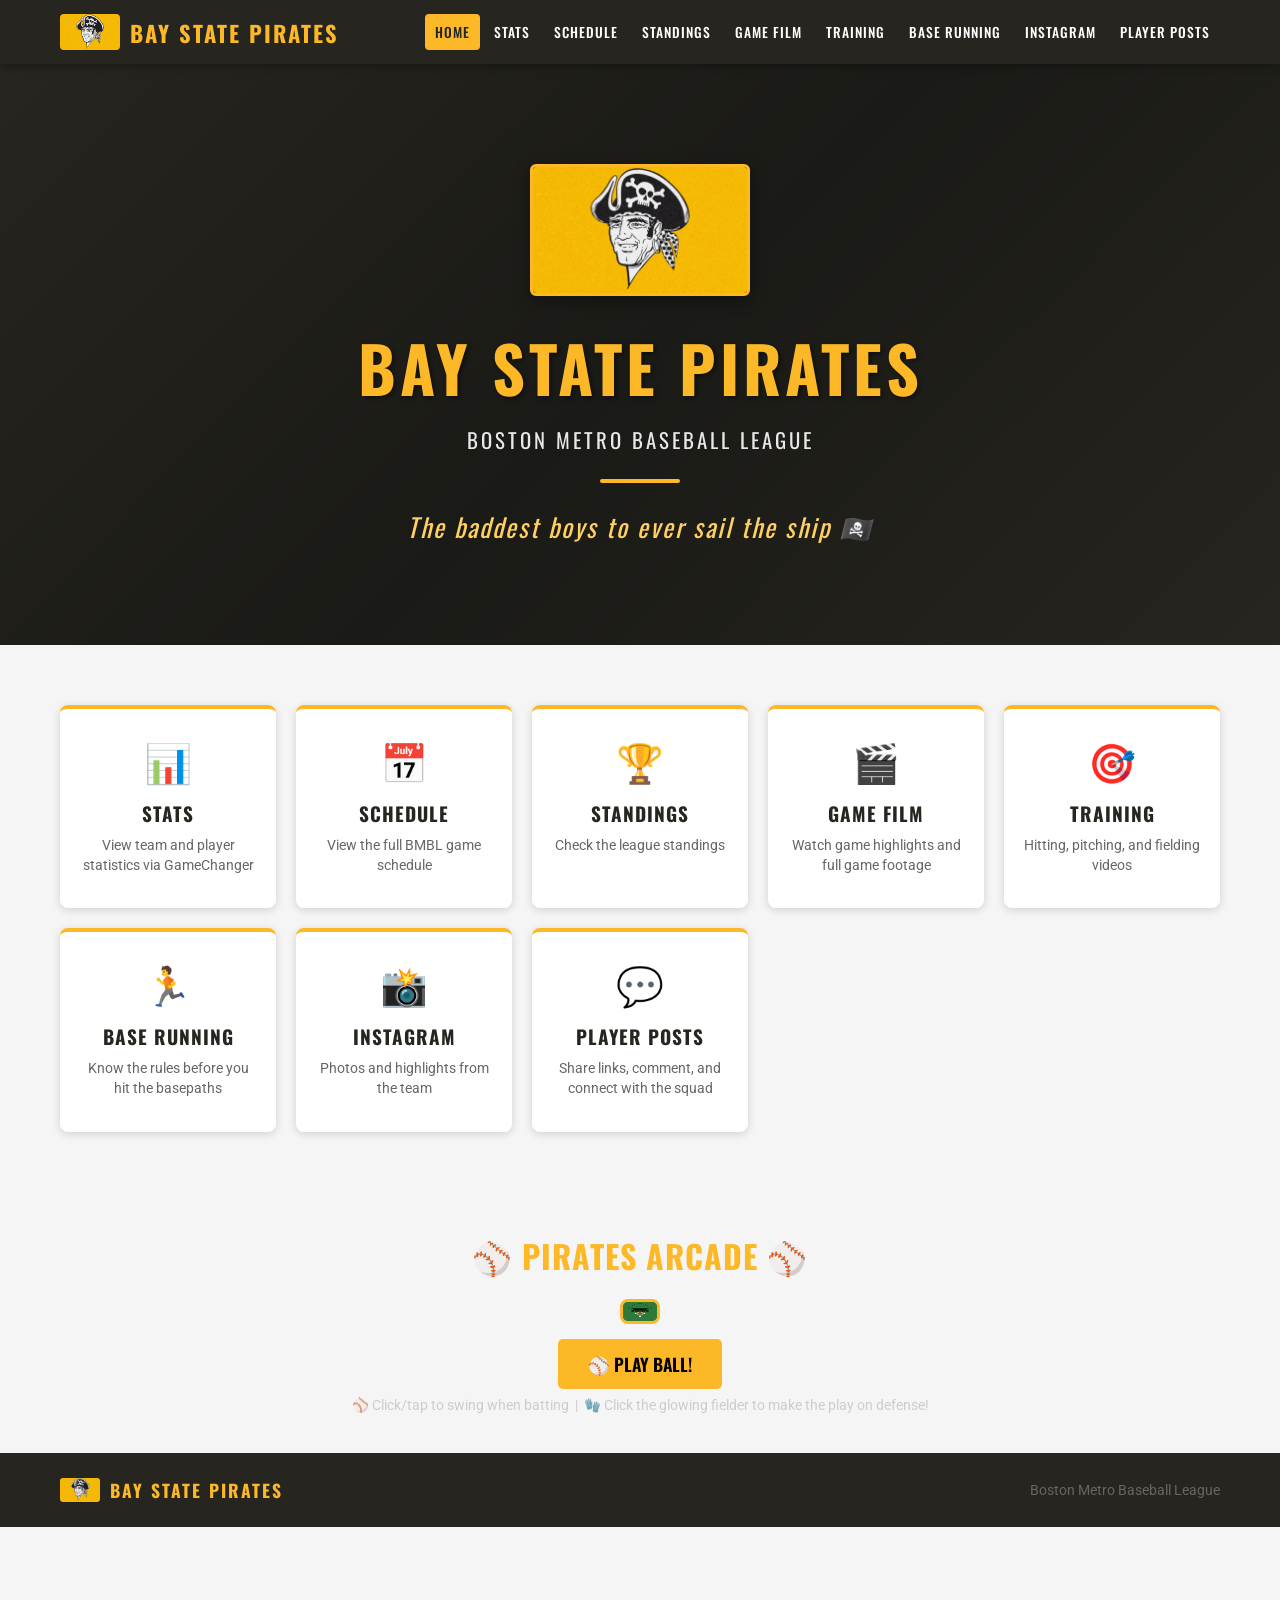
<file: index.html>
<!DOCTYPE html>
<html lang="en">
<head>
    <meta charset="UTF-8">
    <meta name="viewport" content="width=device-width, initial-scale=1.0">
    <title>Bay State Pirates</title>
    <link rel="stylesheet" href="css/style.css">
    <link rel="preconnect" href="https://fonts.googleapis.com">
    <link href="https://fonts.googleapis.com/css2?family=Oswald:wght@400;500;600;700&family=Roboto:wght@300;400;500;700&display=swap" rel="stylesheet">
</head>
<body>
    <nav class="navbar">
        <div class="nav-container">
            <a href="index.html" class="nav-logo">
                <img src="logo.jpg" alt="Bay State Pirates" class="nav-logo-img">
                <span class="logo-text">Bay State Pirates</span>
            </a>
            <button class="nav-toggle" aria-label="Toggle navigation">
                <span></span><span></span><span></span>
            </button>
            <ul class="nav-links">
                <li><a href="index.html" class="active">Home</a></li>
                <li><a href="stats.html">Stats</a></li>
                <li><a href="schedule.html">Schedule</a></li>
                <li><a href="standings.html">Standings</a></li>
                <li><a href="gamefilm.html">Game Film</a></li>
                <li><a href="training.html">Training</a></li>
                <li><a href="baserunning.html">Base Running</a></li>
                <li><a href="instagram.html">Instagram</a></li>
                <li><a href="posts.html">Player Posts</a></li>
            </ul>
        </div>
    </nav>

    <main>
        <section class="hero">
            <div class="hero-overlay"></div>
            <div class="hero-content">
                <img src="logo.jpg" alt="Bay State Pirates Logo" class="hero-logo-img">
                <h1 class="hero-title">Bay State Pirates</h1>
                <p class="hero-subtitle">Boston Metro Baseball League</p>
                <div class="hero-divider"></div>
                <p class="hero-tagline">The baddest boys to ever sail the ship 🏴‍☠️</p>
            </div>
        </section>

        <section class="home-cards">
            <div class="container">
                <div class="cards-grid">
                    <a href="stats.html" class="home-card">
                        <div class="card-icon">📊</div>
                        <h3>Stats</h3>
                        <p>View team and player statistics via GameChanger</p>
                    </a>
                    <a href="schedule.html" class="home-card">
                        <div class="card-icon">📅</div>
                        <h3>Schedule</h3>
                        <p>View the full BMBL game schedule</p>
                    </a>
                    <a href="standings.html" class="home-card">
                        <div class="card-icon">🏆</div>
                        <h3>Standings</h3>
                        <p>Check the league standings</p>
                    </a>
                    <a href="gamefilm.html" class="home-card">
                        <div class="card-icon">🎬</div>
                        <h3>Game Film</h3>
                        <p>Watch game highlights and full game footage</p>
                    </a>
                    <a href="training.html" class="home-card">
                        <div class="card-icon">🎯</div>
                        <h3>Training</h3>
                        <p>Hitting, pitching, and fielding videos</p>
                    </a>
                    <a href="baserunning.html" class="home-card">
                        <div class="card-icon">🏃</div>
                        <h3>Base Running</h3>
                        <p>Know the rules before you hit the basepaths</p>
                    </a>
                    <a href="instagram.html" class="home-card">
                        <div class="card-icon">📸</div>
                        <h3>Instagram</h3>
                        <p>Photos and highlights from the team</p>
                    </a>
                    <a href="posts.html" class="home-card">
                        <div class="card-icon">💬</div>
                        <h3>Player Posts</h3>
                        <p>Share links, comment, and connect with the squad</p>
                    </a>
                </div>
            </div>
        </section>
        <section class="game-section" style="padding: 40px 0;">
            <div class="container">
                <h2 style="text-align:center; color: var(--gold); font-family: 'Oswald', sans-serif; font-size: 2rem; margin-bottom: 20px;">⚾ Pirates Arcade ⚾</h2>
                <canvas id="baseballGame" width="800" height="500" style="display:block; margin:0 auto; background:#2d7a3a; border:3px solid var(--gold); border-radius:8px; max-width:100%; cursor:pointer;"></canvas>
                <div id="gameControls" style="text-align:center; margin-top:15px;">
                    <button id="startBtn" style="background:var(--gold); color:#000; border:none; padding:12px 30px; font-family:'Oswald',sans-serif; font-size:1.1rem; border-radius:5px; cursor:pointer; font-weight:600;">⚾ PLAY BALL!</button>
                    <p style="color:#ccc; font-size:0.85rem; margin-top:8px;">⚾ Click/tap to swing when batting &nbsp;|&nbsp; 🧤 Click the glowing fielder to make the play on defense!</p>
                </div>
            </div>
        </section>
    </main>

    <script>
    (function(){
        const canvas = document.getElementById('baseballGame');
        const ctx = canvas.getContext('2d');
        const startBtn = document.getElementById('startBtn');

        const PIRATES = ['B. Schwartz','N. Marrero','N. Fishman','D. Brookfield','J. Shikora','M. Billig','N. Melluzzo','J. Roop','K. Ohanian','K. Rumph','Z. Santomauro','A. Small','T. Elkin','S. O\'Keefe','N. Braica','I. Sales','B. Rijo','D. Search-Wells','B. Benulis','N. Packard','C. Holland','J. Fishman','J. Lepiarz'];
        const OPPONENTS = ['M. Cibulski','R. Johnson','M. Williams','T. Davis','C. Martinez','J. Anderson','P. Thomas','L. Jackson','S. White','D. Harris','B. Clark','K. Lewis','A. Robinson','J. Walker','M. Young','T. Allen','R. King','C. Wright','D. Lopez'];

        let gameState = 'idle'; // idle, pitching, swingable, result, fielding, gameOver
        let inning = 1, halfInning = 0; // 0=top, 1=bottom
        let scores = [0, 0]; // [opponent, pirates]
        let outs = 0, strikes = 0, balls = 0;
        let batterIndex = [0, 0];
        let ball = {x:400, y:80, vx:0, vy:0, size:8};
        let swingResult = '', resultTimer = 0;
        let pitchSpeed = 0, pitchCurve = 0;
        let batAngle = 0, swinging = false, swingFrame = 0;
        let runners = [false,false,false]; // 1st, 2nd, 3rd
        let hitBall = null;
        let announceText = '', announceTimer = 0;
        let frameId = null;

        // Defensive positions {label, x, y}
        const FIELD_POS = [
            {label:'P',  x:400, y:280},
            {label:'C',  x:400, y:395},
            {label:'1B', x:490, y:310},
            {label:'2B', x:450, y:255},
            {label:'SS', x:345, y:255},
            {label:'3B', x:310, y:310},
            {label:'LF', x:220, y:160},
            {label:'CF', x:400, y:110},
            {label:'RF', x:580, y:160}
        ];
        // Fielding mechanic state
        let fieldingState = null; // {targetIdx, ballX, ballY, timer, pendingResult, pendingRuns, pendingBases}

        const ZONE = {x:360, y:340, w:80, h:90};

        function resize(){
            const r = canvas.parentElement.clientWidth / 800;
            if(r < 1){
                canvas.style.width = (800*r)+'px';
                canvas.style.height = (500*r)+'px';
            }
        }
        resize();
        window.addEventListener('resize', resize);

        function currentTeamBatting(){ return halfInning; } // 0=opponents bat, 1=pirates bat
        function battingTeam(){ return halfInning === 1 ? PIRATES : OPPONENTS; }
        function currentBatter(){ return battingTeam()[batterIndex[halfInning] % battingTeam().length]; }
        function isPiratesBatting(){ return halfInning === 1; }

        function drawDiamond(){
            ctx.clearRect(0,0,800,500);
            // grass
            ctx.fillStyle = '#2d7a3a';
            ctx.fillRect(0,0,800,500);
            // dirt infield
            ctx.fillStyle = '#c4956a';
            ctx.beginPath();
            ctx.moveTo(400,380);ctx.lineTo(500,300);ctx.lineTo(400,220);ctx.lineTo(300,300);ctx.closePath();ctx.fill();
            // grass cutout
            ctx.fillStyle='#2d7a3a';
            ctx.beginPath();ctx.arc(400,305,40,0,Math.PI*2);ctx.fill();
            // bases
            ctx.fillStyle='#fff';
            [[400,380],[500,300],[400,220],[300,300]].forEach(function(b,i){
                ctx.save();ctx.translate(b[0],b[1]);ctx.rotate(Math.PI/4);
                if(i===0){ctx.fillStyle='#fff';ctx.fillRect(-10,-10,20,20);}
                else{
                    ctx.fillStyle = runners[i-1]?'var(--gold, #FFB300)':'#fff';
                    ctx.fillRect(-8,-8,16,16);
                }
                ctx.restore();
            });
            // mound
            ctx.fillStyle='#c4956a';
            ctx.beginPath();ctx.arc(400,280,12,0,Math.PI*2);ctx.fill();
            ctx.fillStyle='#fff';ctx.fillRect(395,277,10,6);
            // foul lines
            ctx.strokeStyle='#fff';ctx.lineWidth=2;
            ctx.beginPath();ctx.moveTo(400,380);ctx.lineTo(100,80);ctx.stroke();
            ctx.beginPath();ctx.moveTo(400,380);ctx.lineTo(700,80);ctx.stroke();
            // outfield wall
            ctx.strokeStyle='#1a5c28';ctx.lineWidth=6;
            ctx.beginPath();ctx.arc(400,380,340,Math.PI+0.3,2*Math.PI-0.3);ctx.stroke();
        }

        function drawScoreboard(){
            ctx.fillStyle='rgba(0,0,0,0.85)';
            ctx.fillRect(10,10,260,90);
            ctx.strokeStyle='var(--gold, #FFB300)';ctx.lineWidth=2;
            ctx.strokeRect(10,10,260,90);
            ctx.font='bold 13px Oswald, sans-serif';
            ctx.fillStyle='#fff';
            ctx.fillText('INNING', 160, 28);
            ctx.fillText(inning + (inning===10?'':'') + (halfInning===0?' ▲':' ▼'), 220, 28);
            ctx.fillStyle='#aaa';ctx.fillText('ANGELS', 20, 50);
            ctx.fillStyle='var(--gold, #FFB300)';ctx.fillText('PIRATES', 20, 72);
            ctx.font='bold 18px Oswald, sans-serif';
            ctx.fillStyle='#fff';ctx.fillText(scores[0], 120, 52);
            ctx.fillStyle='var(--gold, #FFB300)';ctx.fillText(scores[1], 120, 74);
            // count
            ctx.font='13px Oswald, sans-serif';ctx.fillStyle='#fff';
            ctx.fillText('B: '+balls+'  S: '+strikes+'  O: '+outs, 160, 52);
            // batter
            ctx.font='12px Roboto, sans-serif';ctx.fillStyle='#ccc';
            ctx.fillText('AB: '+currentBatter(), 160, 72);
            // batting indicator
            if(halfInning===0){ctx.fillStyle='#ff4444';ctx.fillRect(14,42,4,14);}
            else{ctx.fillStyle='var(--gold, #FFB300)';ctx.fillRect(14,62,4,14);}
        }

        function drawStrikeZone(){
            ctx.strokeStyle='rgba(255,255,255,0.25)';ctx.lineWidth=1;ctx.setLineDash([4,4]);
            ctx.strokeRect(ZONE.x,ZONE.y,ZONE.w,ZONE.h);
            ctx.setLineDash([]);
        }

        function drawBall(){
            if(ball.y > 500) return;
            ctx.fillStyle='#fff';
            ctx.beginPath();ctx.arc(ball.x,ball.y,ball.size,0,Math.PI*2);ctx.fill();
            ctx.strokeStyle='#cc0000';ctx.lineWidth=1.5;
            ctx.beginPath();ctx.arc(ball.x,ball.y,ball.size-2,0.5,2);ctx.stroke();
            ctx.beginPath();ctx.arc(ball.x,ball.y,ball.size-2,3.5,5);ctx.stroke();
        }

        function drawBatter(){
            const bx = 470, by = 380;
            ctx.fillStyle = isPiratesBatting() ? 'var(--gold, #FFB300)' : '#ff6666';
            ctx.beginPath();ctx.arc(bx,by-35,8,0,Math.PI*2);ctx.fill(); // head
            ctx.fillRect(bx-4,by-27,8,22); // body
            // bat
            ctx.save();ctx.translate(bx-5,by-20);
            ctx.rotate(swinging ? -1.5+swingFrame*0.4 : -0.8);
            ctx.fillStyle='#8B4513';ctx.fillRect(0,-2,40,4);
            ctx.restore();
        }

        function drawFielders(){
            const team = isPiratesBatting() ? OPPONENTS : PIRATES;
            FIELD_POS.forEach(function(pos, i){
                const isTarget = fieldingState && fieldingState.targetIdx === i;
                // body
                ctx.fillStyle = isPiratesBatting() ? '#ff6666' : 'var(--gold, #FFB300)';
                ctx.beginPath();ctx.arc(pos.x, pos.y, 7, 0, Math.PI*2);ctx.fill();
                // glow if target
                if(isTarget && gameState==='fielding'){
                    ctx.strokeStyle='#fff';ctx.lineWidth=3;
                    ctx.beginPath();ctx.arc(pos.x, pos.y, 13+Math.sin(Date.now()*0.01)*3, 0, Math.PI*2);ctx.stroke();
                }
                // label
                ctx.font='bold 9px Oswald, sans-serif';ctx.fillStyle='#fff';ctx.textAlign='center';
                ctx.fillText(pos.label, pos.x, pos.y+18);
                // player name
                ctx.font='8px Roboto, sans-serif';ctx.fillStyle='rgba(255,255,255,0.7)';
                ctx.fillText(team[i % team.length], pos.x, pos.y+27);
                ctx.textAlign='left';
            });
        }

        function drawHitBall(){
            if(!hitBall) return;
            ctx.fillStyle='#fff';
            ctx.beginPath();ctx.arc(hitBall.x,hitBall.y,6-hitBall.t*0.03,0,Math.PI*2);ctx.fill();
        }

        function drawAnnounce(){
            if(announceTimer <= 0) return;
            ctx.fillStyle='rgba(0,0,0,0.7)';
            ctx.fillRect(200,180,400,60);
            ctx.strokeStyle='var(--gold, #FFB300)';ctx.lineWidth=2;ctx.strokeRect(200,180,400,60);
            ctx.font='bold 22px Oswald, sans-serif';ctx.fillStyle='#fff';ctx.textAlign='center';
            ctx.fillText(announceText,400,218);
            ctx.textAlign='left';
        }

        function drawGameOver(){
            ctx.fillStyle='rgba(0,0,0,0.8)';ctx.fillRect(150,120,500,260);
            ctx.strokeStyle='var(--gold, #FFB300)';ctx.lineWidth=3;ctx.strokeRect(150,120,500,260);
            ctx.font='bold 36px Oswald, sans-serif';ctx.textAlign='center';
            ctx.fillStyle='var(--gold, #FFB300)';ctx.fillText('FINAL SCORE',400,175);
            ctx.font='bold 28px Oswald, sans-serif';
            ctx.fillStyle='#fff';ctx.fillText('Angels: '+scores[0],400,225);
            ctx.fillStyle='var(--gold, #FFB300)';ctx.fillText('PIRATES: '+scores[1],400,265);
            ctx.font='bold 24px Oswald, sans-serif';
            if(scores[1]>scores[0]){ctx.fillStyle='#00ff88';ctx.fillText('⚾ PIRATES WIN! ⚾',400,315);}
            else if(scores[0]>scores[1]){ctx.fillStyle='#ff6666';ctx.fillText('Better luck next time!',400,315);}
            else{ctx.fillStyle='#ffff00';ctx.fillText('TIE GAME!',400,315);}
            ctx.font='14px Roboto, sans-serif';ctx.fillStyle='#ccc';ctx.fillText('Click "PLAY BALL!" to play again',400,350);
            ctx.textAlign='left';
        }

        function drawIdle(){
            drawDiamond();
            ctx.fillStyle='rgba(0,0,0,0.6)';ctx.fillRect(200,150,400,120);
            ctx.strokeStyle='var(--gold, #FFB300)';ctx.lineWidth=2;ctx.strokeRect(200,150,400,120);
            ctx.font='bold 30px Oswald, sans-serif';ctx.textAlign='center';
            ctx.fillStyle='var(--gold, #FFB300)';ctx.fillText('⚾ PIRATES BASEBALL ⚾',400,200);
            ctx.font='16px Roboto, sans-serif';ctx.fillStyle='#fff';
            ctx.fillText('Click PLAY BALL to start a 3-inning game!',400,240);
            ctx.textAlign='left';
        }

        function pitch(){
            gameState='pitching';
            ball.x = 400 + (Math.random()*40-20);
            ball.y = 80;
            pitchSpeed = 3 + Math.random()*2;
            pitchCurve = (Math.random()-0.5)*1.5;
            ball.vy = pitchSpeed;
            ball.vx = pitchCurve;
            swinging = false; swingFrame = 0;
        }

        function advanceRunners(bases){
            let runsScored = 0;
            for(let i=0;i<bases;i++){
                if(runners[2]) runsScored++;
                runners[2]=runners[1];
                runners[1]=runners[0];
                runners[0]=false;
            }
            if(bases>=4){runsScored+=(runners[2]?1:0)+(runners[1]?1:0)+(runners[0]?1:0)+1;runners=[false,false,false];}
            else{runners[0]=true;}
            return runsScored;
        }

        function recordOut(){
            outs++;
            if(outs>=3){
                outs=0;strikes=0;balls=0;
                runners=[false,false,false];
                if(halfInning===1){
                    inning++;
                    if(inning>3){
                        if(scores[0]!==scores[1]||inning>5){
                            gameState='gameOver';return;
                        }
                    }
                }
                halfInning = halfInning===0?1:0;
                announce((halfInning===0?'Top':'Bottom')+' of inning '+inning);
            }
        }

        function nextBatter(){
            batterIndex[halfInning]++;
            strikes=0;balls=0;
        }

        function announce(txt){
            announceText=txt;announceTimer=90;
        }

        function doSwing(){
            if(gameState!=='pitching'&&gameState!=='swingable') return;
            swinging=true;swingFrame=0;
            const inZone = ball.x>ZONE.x-10&&ball.x<ZONE.x+ZONE.w+10&&ball.y>ZONE.y-10&&ball.y<ZONE.y+ZONE.h+10;
            const timing = Math.abs(ball.y - (ZONE.y+ZONE.h/2));

            if(!inZone||timing>60){
                strikes++;
                announce('Strike'+(strikes>=3?' three — OUT!':'!'));
                if(strikes>=3){recordOut();nextBatter();}
                gameState='result';resultTimer=50;
                return;
            }

            const quality = 1 - timing/60;
            const rand = Math.random();

            if(rand < 0.15 * quality){
                // HOME RUN — no fielding possible
                let runs = advanceRunners(4);
                scores[halfInning===0?0:1] += runs;
                hitBall={x:ball.x,y:ball.y,vx:(Math.random()-0.5)*6,vy:-8,t:0};
                announce('💣 HOME RUN! +'+runs+' run'+(runs>1?'s':'')+'!');
                nextBatter();
                gameState='result';resultTimer=70;
                return;
            }

            // For non-HR results when Pirates are fielding, enter fielding mode
            let pendingResult, pendingBases, targetIdx;
            if(rand < 0.20 + 0.15*quality){
                pendingResult='triple';pendingBases=3;
                targetIdx = Math.random()>0.5 ? 6 : 8; // LF or RF
            } else if(rand < 0.35 + 0.1*quality){
                pendingResult='double';pendingBases=2;
                targetIdx = [6,7,8][Math.floor(Math.random()*3)]; // outfield
            } else if(rand < 0.55 + 0.1*quality){
                pendingResult='single';pendingBases=1;
                targetIdx = [2,3,4,5][Math.floor(Math.random()*4)]; // infield
            } else {
                pendingResult='out';pendingBases=0;
                targetIdx = [0,2,3,4,5,6,7,8][Math.floor(Math.random()*8)];
            }

            const tgt = FIELD_POS[targetIdx];
            hitBall={x:ball.x,y:ball.y,vx:(tgt.x-ball.x)/30,vy:(tgt.y-ball.y)/30,t:0};

            if(isPiratesBatting()){
                // Pirates batting — no defensive mini-game, resolve immediately
                if(pendingResult==='out'){
                    announce(Math.random()>0.5?'Fly out!':'Ground out!');
                    recordOut();nextBatter();
                } else {
                    let runs = advanceRunners(pendingBases);
                    scores[1] += runs;
                    if(pendingResult==='triple'){runners=[false,false,true];}
                    if(pendingResult==='double'){runners[1]=true;runners[0]=false;}
                    let label = pendingResult==='single'?'Base hit!':pendingResult==='double'?'Double!':'Triple!';
                    announce(label+(runs>0?' +'+runs+' run'+(runs!==1?'s':''):''));
                    nextBatter();
                }
                gameState='result';resultTimer=70;
            } else {
                // Opponents batting — player fields!
                announce('⚾ FIELD IT! Click the glowing fielder!');
                fieldingState = {targetIdx:targetIdx, timer:90, pendingResult:pendingResult, pendingBases:pendingBases};
                gameState='fielding';
            }
        }

        function autoSwing(){
            // AI for opponents batting - swing with some randomness
            const inZone = ball.x>ZONE.x-5&&ball.x<ZONE.x+ZONE.w+5&&ball.y>ZONE.y&&ball.y<ZONE.y+ZONE.h;
            if(inZone && Math.random()<0.65){
                doSwing();
            }
        }

        function resolveFielding(caught){
            if(!fieldingState) return;
            const fs = fieldingState;
            if(caught){
                // Player made the play — it's an out regardless of pending result
                announce(Math.random()>0.5?'Great catch! OUT!':'Nice play! OUT!');
                recordOut();nextBatter();
            } else {
                // Hit goes through
                if(fs.pendingResult==='out'){
                    announce(Math.random()>0.5?'Fly out!':'Ground out!');
                    recordOut();nextBatter();
                } else {
                    let runs = advanceRunners(fs.pendingBases);
                    scores[0] += runs;
                    if(fs.pendingResult==='triple'){runners=[false,false,true];}
                    if(fs.pendingResult==='double'){runners[1]=true;runners[0]=false;}
                    let label = fs.pendingResult==='single'?'Base hit!':fs.pendingResult==='double'?'Double!':'Triple!';
                    announce(label+(runs>0?' +'+runs+' run'+(runs!==1?'s':''):''));
                    nextBatter();
                }
            }
            fieldingState=null;
            gameState='result';resultTimer=60;
        }

        function update(){
            if(announceTimer>0) announceTimer--;

            if(gameState==='pitching'){
                ball.y += ball.vy;
                ball.x += ball.vx;
                if(swinging){swingFrame=Math.min(swingFrame+0.5,5);}

                // Check if in swing zone for AI
                if(!isPiratesBatting() && ball.y > ZONE.y && ball.y < ZONE.y+ZONE.h && !swinging){
                    autoSwing();
                    return;
                }

                if(ball.y > ZONE.y + ZONE.h + 20){
                    // Ball passed zone
                    const inZone = ball.x>ZONE.x&&ball.x<ZONE.x+ZONE.w&&ball.y<ZONE.y+ZONE.h+40;
                    if(inZone){
                        strikes++;
                        announce('Strike'+(strikes>=3?' three — OUT!':'!'));
                        if(strikes>=3){recordOut();nextBatter();}
                    } else {
                        balls++;
                        announce('Ball '+ balls+(balls>=4?' — Walk!':''));
                        if(balls>=4){
                            advanceRunners(1);
                            nextBatter();
                        }
                    }
                    gameState='result';resultTimer=45;
                }
            }

            if(hitBall){
                hitBall.x+=hitBall.vx;hitBall.y+=hitBall.vy;hitBall.t++;
                if(hitBall.t>60) hitBall=null;
            }

            if(gameState==='fielding'&&fieldingState){
                fieldingState.timer--;
                if(fieldingState.timer<=0){
                    // Time ran out — hit goes through
                    resolveFielding(false);
                }
            }

            if(gameState==='result'){
                resultTimer--;
                if(resultTimer<=0){
                    if(gameState!=='gameOver'){
                        gameState='pitching';
                        pitch();
                    }
                }
            }
        }

        function render(){
            drawDiamond();
            drawFielders();
            drawStrikeZone();
            if(gameState!=='idle'&&gameState!=='gameOver') drawBall();
            drawBatter();
            drawHitBall();
            drawScoreboard();
            drawAnnounce();
            if(gameState==='gameOver') drawGameOver();
            // Fielding timer bar
            if(gameState==='fielding'&&fieldingState){
                const pct = fieldingState.timer/90;
                ctx.fillStyle='rgba(0,0,0,0.5)';ctx.fillRect(300,460,200,16);
                ctx.fillStyle=pct>0.4?'#00ff88':'#ff4444';ctx.fillRect(300,460,200*pct,16);
                ctx.strokeStyle='#fff';ctx.lineWidth=1;ctx.strokeRect(300,460,200,16);
                ctx.font='bold 11px Oswald, sans-serif';ctx.fillStyle='#fff';ctx.textAlign='center';
                ctx.fillText('FIELD IT!',400,473);ctx.textAlign='left';
            }
        }

        function loop(){
            if(gameState==='idle'){drawIdle();return;}
            update();
            render();
            frameId=requestAnimationFrame(loop);
        }

        function startGame(){
            inning=1;halfInning=0;scores=[0,0];outs=0;strikes=0;balls=0;
            batterIndex=[0,0];runners=[false,false,false];
            hitBall=null;fieldingState=null;gameState='pitching';
            announce('Play ball! Top of inning 1');
            // Shuffle lineups
            for(let i=PIRATES.length-1;i>0;i--){const j=Math.floor(Math.random()*(i+1));[PIRATES[i],PIRATES[j]]=[PIRATES[j],PIRATES[i]];}
            for(let i=OPPONENTS.length-1;i>1;i--){const j=1+Math.floor(Math.random()*i);[OPPONENTS[i],OPPONENTS[j]]=[OPPONENTS[j],OPPONENTS[i]];}
            pitch();
            if(frameId) cancelAnimationFrame(frameId);
            loop();
        }

        function getCanvasPos(e){
            const rect = canvas.getBoundingClientRect();
            const scaleX = 800/rect.width, scaleY = 500/rect.height;
            const clientX = e.touches ? e.touches[0].clientX : e.clientX;
            const clientY = e.touches ? e.touches[0].clientY : e.clientY;
            return {x:(clientX-rect.left)*scaleX, y:(clientY-rect.top)*scaleY};
        }
        function handleInput(e){
            if(e.type==='touchstart') e.preventDefault();
            if(gameState==='pitching'&&isPiratesBatting()){
                doSwing();
            } else if(gameState==='fielding'&&fieldingState){
                const pos = getCanvasPos(e);
                const tgt = FIELD_POS[fieldingState.targetIdx];
                const dist = Math.sqrt((pos.x-tgt.x)**2+(pos.y-tgt.y)**2);
                if(dist < 35){
                    resolveFielding(true);
                } else {
                    // Clicked wrong spot — hit goes through
                    resolveFielding(false);
                }
            }
        }
        canvas.addEventListener('click', handleInput);
        canvas.addEventListener('touchstart', handleInput);

        startBtn.addEventListener('click', startGame);

        drawIdle();
    })();
    </script>

    <footer class="footer">
        <div class="container">
            <div class="footer-content">
                <span class="footer-logo"><img src="logo.jpg" alt="" class="footer-logo-img"> Bay State Pirates</span>
                <span class="footer-text">Boston Metro Baseball League</span>
            </div>
        </div>
    </footer>

    <script src="js/nav.js"></script>
</body>
</html>
</file>
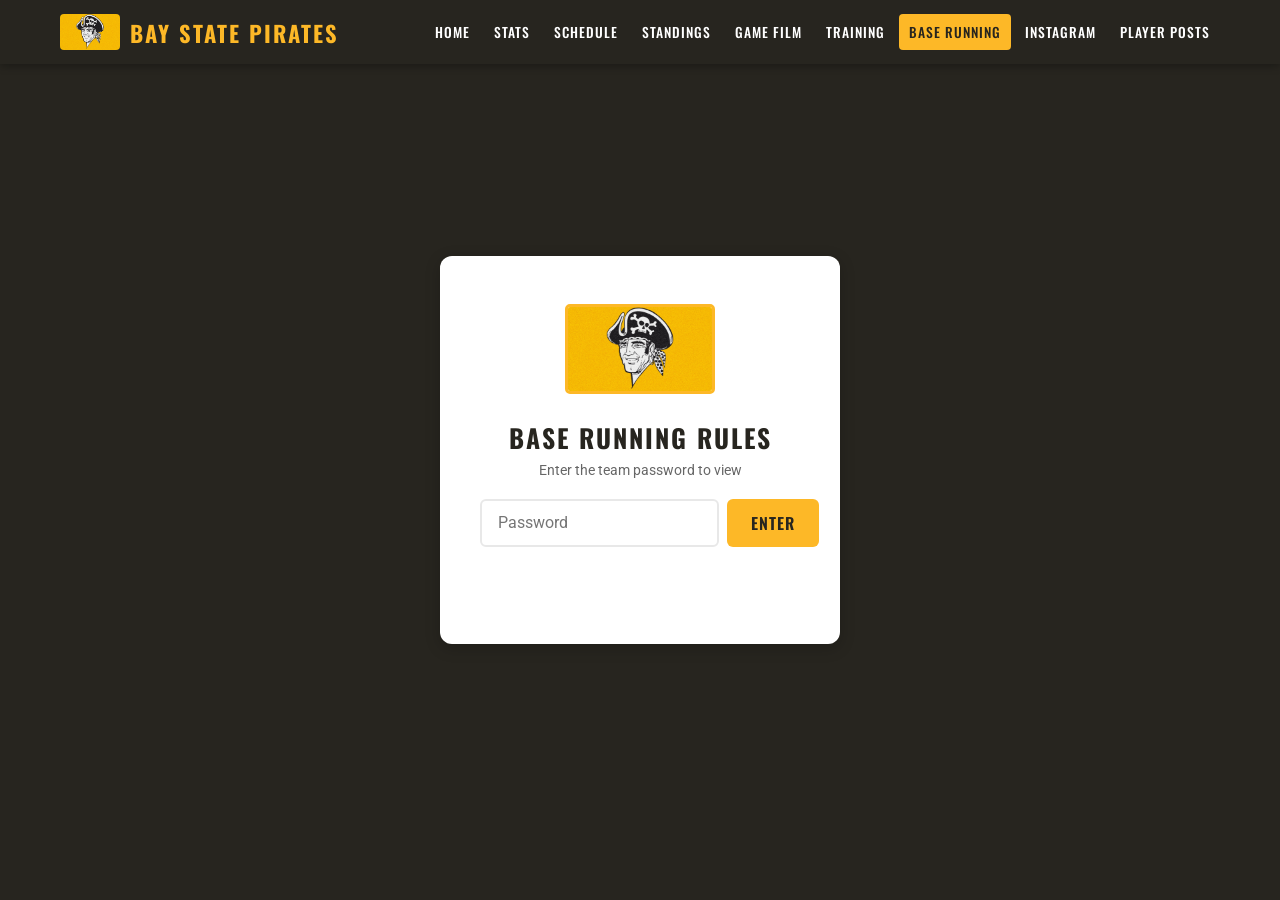
<file: baserunning.html>
<!DOCTYPE html>
<html lang="en">
<head>
    <meta charset="UTF-8">
    <meta name="viewport" content="width=device-width, initial-scale=1.0">
    <title>Base Running | Bay State Pirates</title>
    <link rel="stylesheet" href="css/style.css">
    <link rel="preconnect" href="https://fonts.googleapis.com">
    <link href="https://fonts.googleapis.com/css2?family=Oswald:wght@400;500;600;700&family=Roboto:wght@300;400;500;700&display=swap" rel="stylesheet">
</head>
<body>
    <nav class="navbar">
        <div class="nav-container">
            <a href="index.html" class="nav-logo">
                <img src="logo.jpg" alt="Bay State Pirates" class="nav-logo-img">
                <span class="logo-text">Bay State Pirates</span>
            </a>
            <button class="nav-toggle" aria-label="Toggle navigation">
                <span></span><span></span><span></span>
            </button>
            <ul class="nav-links">
                <li><a href="index.html">Home</a></li>
                <li><a href="stats.html">Stats</a></li>
                <li><a href="schedule.html">Schedule</a></li>
                <li><a href="standings.html">Standings</a></li>
                <li><a href="gamefilm.html">Game Film</a></li>
                <li><a href="training.html">Training</a></li>
                <li><a href="baserunning.html" class="active">Base Running</a></li>
                <li><a href="instagram.html">Instagram</a></li>
                <li><a href="posts.html">Player Posts</a></li>
            </ul>
        </div>
    </nav>

    <!-- Password Gate -->
    <div id="passwordGate" class="password-gate">
        <div class="password-box">
            <img src="logo.jpg" alt="Bay State Pirates" class="password-logo">
            <h2>Base Running Rules</h2>
            <p>Enter the team password to view</p>
            <div class="password-input-group">
                <input type="password" id="passwordInput" placeholder="Password" autocomplete="off">
                <button id="passwordSubmit">Enter</button>
            </div>
            <p id="passwordError" class="password-error"></p>
        </div>
    </div>

    <main id="pageContent" style="display: none;">
        <div class="page-header">
            <h1>Base Running Rules</h1>
        </div>

        <section class="baserunning-section">
            <div class="container">
                <div class="rules-container">

                    <div class="rules-intro">
                        After rewatching all our games, it is clear that the easiest way we can improve is through better base running. We made far too many mistakes on the base paths last season, myself included. With this in mind, the managers have created a list of rules for us to follow. Some of them are classic baseball guidelines we all should know, and others are inspired by past self-inflicted outs and unique situations. Most baseball games are won or lost on the margins, so please study up. This should be a collaborative list &mdash; feel free to ask any questions or suggest any additions.
                    </div>

                    <!-- ===== RISK VS. REWARD ===== -->
                    <h2 class="section-header"><span class="section-icon">&#9878;</span> Risk vs. Reward</h2>

                    <div class="rule-card">
                        <h3><span class="rule-number">1</span> Read the Situation <span class="rule-star">★</span></h3>
                        <p>Understand when to be aggressive and when to play it safe. For example, if we are down by six runs, do not try to steal third or take the extra base.</p>
                    </div>

                    <div class="rule-card">
                        <h3><span class="rule-number">2</span> Two-Out Aggression</h3>
                        <p>In general (but not always, as explained in the next two rules), you can be more aggressive with two outs because you are less likely to prevent the chance of a big inning by potentially making the third out.</p>
                    </div>

                    <div class="rule-card">
                        <h3><span class="rule-number">3</span> Never Make the First or Third Out at Third Base <span class="rule-star">★</span></h3>
                        <p>If you're on second base, you're already in scoring position. Trying to advance to third adds only a marginal advantage, so it's not worth the risk of getting thrown out if that out would be either the first or third out of the inning.  This principle has a practical effect on tagging up. Say you're on second and a fly ball is caught. You should be more willing to tag up and try for third if that catch is the first out of the inning than if there was already one out before the catch.</p>
                    </div>

                    <div class="rule-card">
                        <h3><span class="rule-number">4</span> Station to Station <span class="rule-star">★</span></h3>
                        <p>If we are down by multiple runs in the final inning, you need to be 100% certain you can make it to the next bag because there is no upside to being aggressive until the tying run is on base. We will remind each other of this rule by saying "station to station." This rule stops applying when we are trailing by one, and you represent the tying run, in which case you can be slightly more aggressive. Here is a real-life example of this situation: <a href="https://www.youtube.com/watch?v=XHQOf-fygk0" target="_blank" rel="noopener">This Base Running Mistake Ends the Game</a></p>
                    </div>

                    <div class="rule-card">
                        <h3><span class="rule-number">5</span> Don't Kill an Inning</h3>
                        <p>Making an unforced first out of an inning anywhere on the bases is an absolute inning-killer.</p>
                    </div>

                    <div class="rule-card">
                        <h3><span class="rule-number">6</span> Steal on 3-2 Counts <span class="rule-star">★</span></h3>
                        <p>If you are fast and on first base, you should be stealing with a 3-2 count, regardless of how many outs there are, unless the score is lopsided or the catcher has a cannon (like the Spinners catcher). Stealing in these situations carries less risk because the pitcher has to throw a strike to the batter, who hopefully gets a good pitch to hit or takes ball four.</p>
                    </div>

                    <div class="rule-card">
                        <h3><span class="rule-number">7</span> It's OK to Be Conservative</h3>
                        <p>If you don't feel confident on the base paths, it's completely fine to be conservative when you're on. Being overly aggressive leads to more damaging outcomes than being overly careful because cautiousness always means the next batter will get an opportunity to drive you in.</p>
                    </div>

                    <!-- ===== STRATEGY ===== -->
                    <h2 class="section-header"><span class="section-icon">&#9813;</span> Strategy</h2>

                    <div class="rule-card">
                        <h3><span class="rule-number">8</span> Don't Swing on a Good Jump <span class="rule-star">★</span></h3>
                        <p>If you have no strikes as the batter and you notice a base stealer gets a good jump, don't swing. You can also consider faking a bunt to distract the defense.</p>
                    </div>

                    <div class="rule-card">
                        <h3><span class="rule-number">9</span> Consider Stealing on the First Pitch</h3>
                        <p>If you intend to steal, it's often a good strategy to go on the first pitch because the batter shouldn't be swinging and it sometimes surprises the pitcher.</p>
                    </div>

                    <div class="rule-card">
                        <h3><span class="rule-number">10</span> Fake Steals</h3>
                        <p>When on first, it's often useful to fake a steal by shortening your lead, then taking a few hard strides toward second (as long as you can get back to the base) to move the defense around. This is especially helpful when a right-handed batter is up who can hit to the opposite field while the second baseman is covering the base. Just don't do this with no strikes because the batter might think you are actually stealing and take a hittable pitch.</p>
                    </div>

                    <div class="rule-card">
                        <h3><span class="rule-number">11</span> First-and-Third: Runner on First</h3>
                        <p>As a runner on first base in first-and-third situations with less than two outs, you are almost always stealing, unless we are trailing by multiple runs in the final inning and we are moving station to station. If there are two outs, only steal if you have a high chance of making it safely, taking into account the catcher's arm strength. You can also stop in the base path once the ball is thrown to second to try to score your teammate. Make sure to consider if the speed of the runner on third base would allow him to score if the opposing team cuts the ball off and throws home.</p>
                    </div>

                    <div class="rule-card">
                        <h3><span class="rule-number">12</span> First-and-Third: Runner on Third</h3>
                        <p>As the runner on third base in first-and-third situations, you need to make a snap read as to whether the ball is thrown all the way to second before attempting to score. If you see a middle infielder creep in to cut the ball off, stay on third.</p>
                    </div>

                    <div class="rule-card">
                        <h3><span class="rule-number">13</span> Obstruction in Rundowns</h3>
                        <p>If you're in a rundown and notice a fielder is in the base path, run into him to try to get the umpire to call interference.</p>
                    </div>

                    <div class="rule-card">
                        <h3><span class="rule-number">14</span> No First-to-Third on Passed Balls</h3>
                        <p>None of us are fast enough to go first to third on a passed ball.</p>
                    </div>

                    <div class="rule-card">
                        <h3><span class="rule-number">15</span> The Contact Play <span class="rule-star">★</span></h3>
                        <p>If you are on third with no outs and a ground ball is hit to an infielder playing in, stay on third to give the next batter an opportunity to drive you in. If there is one out, try to score immediately on contact, forcing the infielder to make a throw home. Do not get caught halfway and get in a rundown under either scenario.</p>
                    </div>

                    <div class="rule-card">
                        <h3><span class="rule-number">16</span> Strong Secondary Lead on the Contact Play</h3>
                        <p>If the Contact Play is on, make sure you get a strong secondary lead (and bolt back to third if the catcher receives the ball). We saw why in the World Series: <a href="https://youtube.com/shorts/AfH8rVfWR1g?si=5yYZPM0muUiL-aPF" target="_blank" rel="noopener">Watch the clip</a></p>
                    </div>

                    <!-- ===== TECHNIQUE ===== -->
                    <h2 class="section-header"><span class="section-icon">&#9881;</span> Technique</h2>

                    <div class="rule-card">
                        <h3><span class="rule-number">17</span> Peek In When Stealing <span class="rule-star">★</span></h3>
                        <p>When stealing, peek in toward the batter after a few strides so you know whether you need to get back to the base if the ball is hit in the air, OR the ball is hit through the infield and you can take an extra base. We have been doubled off numerous times on simple fly balls because we didn't do this. This video explains this situation well for both the defense and offense: <a href="https://youtu.be/DHtzWvDGkUo?si=12nvswGcb2pUlTIm" target="_blank" rel="noopener">You Should Do THIS As A Base Runner When You Steal!</a></p>
                    </div>

                    <div class="rule-card">
                        <h3><span class="rule-number">18</span> The Vault Steal</h3>
                        <p>As someone who steals bases, I am personally a fan of the vault steal. Learn how to do it here: <a href="https://youtube.com/shorts/g7IvRdKx2Q8?si=yZcRysHpXRVFBHXi" target="_blank" rel="noopener">Vault Steal Tutorial</a></p>
                    </div>

                    <div class="rule-card">
                        <h3><span class="rule-number">19</span> Aggressive Secondary Leads</h3>
                        <p>Your secondary leads should be aggressive off the base but equally as aggressive back to it. <a href="https://youtu.be/7q8NiGD9GbI?si=8KL-pFc3fjYdd7Dn" target="_blank" rel="noopener">How to Take a Secondary Lead</a></p>
                    </div>

                    <!-- ===== KNOWING YOUR OPPONENT ===== -->
                    <h2 class="section-header"><span class="section-icon">&#128065;</span> Knowing Your Opponent</h2>

                    <div class="rule-card">
                        <h3><span class="rule-number">20</span> Scout the Arms</h3>
                        <p>Have a sense of how strong the arms of the players are on the opposing team, especially their catcher, and if he likes to back pick. Mori on the Bombers likes to throw behind runners, for example.</p>
                    </div>

                    <div class="rule-card">
                        <h3><span class="rule-number">21</span> Watch for Trickery</h3>
                        <p>Watch out for trickery. For instance, pitchers on the Angels like to pretend they are working from the windup with runners on base before attempting a pickoff. I have not seen a team attempt a hidden ball trick, but be aware of that possibility and call it out if you see it.</p>
                    </div>

                    <div class="rule-card">
                        <h3><span class="rule-number">22</span> First-and-Third Defense Tendencies</h3>
                        <p>In first-and-third situations, have a sense of what the opposing defense likes to do.</p>
                    </div>

                    <div class="rule-card">
                        <h3><span class="rule-number">23</span> Pitcher Delivery Speed</h3>
                        <p>Take into account how quickly a pitcher delivers the ball to the plate. O'Leary on the Thunder, for example, has a very quick move home, making it harder to steal.</p>
                    </div>

                    <div class="rule-card">
                        <h3><span class="rule-number">24</span> Catcher Scouting Report</h3>
                        <p>Based on last season, the following teams are those with catchers adept at controlling the run game: <strong>Spinners, Bombers, Senators, Expos, and Irish.</strong> We can be more aggressive against the <strong>Thunder, Angels, A's, Bison, and Bandits</strong> until proven otherwise. But of course, watch the catcher's warmup throw down to second to assess his arm strength.</p>
                    </div>

                    <!-- ===== BASEBALL FUNDAMENTALS ===== -->
                    <h2 class="section-header"><span class="section-icon">&#9918;</span> Baseball Fundamentals</h2>

                    <div class="rule-card">
                        <h3><span class="rule-number">25</span> Ground Ball Reads from Second</h3>
                        <p>If you are on second with no one else on base, and the batter hits a ground ball toward an infielder, you always advance to third if the ball is hit behind you/to your left. Stay put or wait until the infielder throws if the ball is hit in front of you/to your right.</p>
                    </div>

                    <div class="rule-card">
                        <h3><span class="rule-number">26</span> Ball Past the Pitcher</h3>
                        <p>Make sure a ground ball gets past the pitcher if you want to advance while on second or third when there's no force.</p>
                    </div>

                    <div class="rule-card">
                        <h3><span class="rule-number">27</span> Fly Ball Positioning</h3>
                        <p>As a general rule, you are supposed to go about halfway to the next base when a fly ball is hit, but you should adjust how far you go down the line depending on how deep the ball is. For example, if you're on first, and the ball is crushed into the left-center gap, you can likely go all the way to second and still have time to get back if it's caught.</p>
                    </div>

                    <div class="rule-card">
                        <h3><span class="rule-number">28</span> Full Count Pickoff Awareness</h3>
                        <p>When you are automatically stealing with two outs and a full count, be entirely certain the pitcher is delivering the ball home. Pitchers often attempt a pickoff in these situations because they know you're stealing.</p>
                    </div>

                    <div class="rule-card">
                        <h3><span class="rule-number">29</span> Advance During Rundowns</h3>
                        <p>If a runner in front of you gets in a rundown, try to advance as far as you can while your teammate tries to stay in the pickle as long as possible.</p>
                    </div>

                    <div class="rule-card">
                        <h3><span class="rule-number">30</span> Get Back on Line Drives <span class="rule-star">★</span></h3>
                        <p>Don't just freeze on a low line drive, head back to the base. Real-life example: <a href="https://youtu.be/qUFvKl-AEj8?si=WrcD-JVgJ0DCQBlP" target="_blank" rel="noopener">Base Running - Back On the Line Drive</a></p>
                    </div>

                    <div class="rule-card">
                        <h3><span class="rule-number">31</span> Copy the Runner Ahead of You</h3>
                        <p>If you are on first and there's a runner on second, you copy what he does. If he gets off the base on a fly ball, you do the same. If he tags, you tag and read the play to see if you can make it to second. If he steals, you steal.</p>
                    </div>

                    <div class="rule-card">
                        <h3><span class="rule-number">32</span> Use Your Eyes vs. the Base Coach</h3>
                        <p>If you can see where the ball is (e.g., you are rounding second and the ball is down the left field line), it is faster for you to make your own read as to whether to take the next base than it is to pick up the base coach. If you can't see the ball, always listen to the base coach.</p>
                    </div>

                    <div class="rule-card">
                        <h3><span class="rule-number">33</span> Avoid Interference on Double Plays</h3>
                        <p>Slide or get out of the baseline when the opposing team is turning a double play to ensure you are not called for interference.</p>
                    </div>

                    <div class="rule-card">
                        <h3><span class="rule-number">34</span> Walks Are Gold</h3>
                        <p>Walks are usually as good as hits &mdash; get on base any way you can.</p>
                    </div>

                    <div class="rule-card">
                        <h3><span class="rule-number">35</span> No Excuse for Pickoffs</h3>
                        <p>There is no excuse for getting picked off if you do not intend to steal.</p>
                    </div>

                    <div class="rule-card">
                        <h3><span class="rule-number">36</span> Shorter Lead Against Lefties</h3>
                        <p>Make your lead off of first base substantially smaller when a lefty is on the mound.</p>
                    </div>

                    <!-- ===== UMPIRES ===== -->
                    <h2 class="section-header"><span class="section-icon">&#128100;</span> Umpires</h2>

                    <div class="rule-card">
                        <h3><span class="rule-number">37</span> Don't Argue Bang-Bang Plays</h3>
                        <p>Please don't argue on bang-bang plays. As the runner, it always feels like you are safe, even if the call can go either way.</p>
                    </div>

                    <div class="rule-card">
                        <h3><span class="rule-number">38</span> Ump Positioning Reality</h3>
                        <p>Many of the umpires are old and out of shape, and therefore will not put themselves in a position to make good calls. If the ball beats you to a base, you will likely get called out even if you get your hand or foot in before getting tagged.</p>
                    </div>

                    <!-- ===== EFFORT AND FOCUS ===== -->
                    <h2 class="section-header"><span class="section-icon">&#128170;</span> Effort and Focus</h2>

                    <div class="rule-card">
                        <h3><span class="rule-number">39</span> SLIDE! <span class="rule-star">★</span></h3>
                        <p>We have been called out too many times because we didn't slide into a bag or dive back on a pickoff attempt. You get to the base faster and reduce the chance of injury.</p>
                    </div>

                    <div class="rule-card">
                        <h3><span class="rule-number">40</span> Run Hard with Two Outs</h3>
                        <p>There should be no hesitation when running hard on contact with two outs, but that doesn't mean you should run into an out. Example: <a href="https://x.com/buckeyenatty/status/2029005928654160238?s=46" target="_blank" rel="noopener">Watch this example</a></p>
                    </div>

                    <div class="rule-card">
                        <h3><span class="rule-number">41</span> Always Be Prepared <span class="rule-star">★</span></h3>
                        <p>ALWAYS run hard, know how many outs there are, and think about what you should do if the ball is hit on the ground or in the air.</p>
                    </div>

                    <!-- ===== BASE COACHING AND COMMUNICATION ===== -->
                    <h2 class="section-header"><span class="section-icon">&#128227;</span> Base Coaching and Communication</h2>

                    <div class="rule-card">
                        <h3><span class="rule-number">42</span> Preventing Back Picks</h3>
                        <p>The first base coach is responsible for ensuring a runner on first doesn't get back-picked, and the third base coach is responsible for ensuring runners on second and third don't get back-picked.</p>
                    </div>

                    <div class="rule-card">
                        <h3><span class="rule-number">43</span> Clear Stop Signals</h3>
                        <p>As a base coach, you should put one hand up and point with your other hand to the base you want a runner to stop at to avoid any confusion. This video explains why: <a href="https://youtu.be/e2ulFDXOp7g?si=k8DJJ49I8qATCj4w" target="_blank" rel="noopener">Is This Base Runner's or 3rd Base Coach's Fault?</a></p>
                    </div>

                    <div class="rule-card">
                        <h3><span class="rule-number">44</span> On-Deck Batter Slide Signal</h3>
                        <p>When a runner is trying to score, the on-deck batter or a runner who has already scored on the same play is responsible for gesturing if he needs to slide, which requires moving into the runner's eye line.</p>
                    </div>

                    <div class="rule-card">
                        <h3><span class="rule-number">45</span> Specific Slide Signals</h3>
                        <p>On any close play, the third base coach or player guiding the runner home should wave to get down and angle them to the correct side of the bag/plate.</p>
                    </div>

                    <div class="rule-card">
                        <h3><span class="rule-number">46</span> Say "STAY," Not "NO"</h3>
                        <p>Yelling "NO" from the bench sounds like "GO." "STAY" works better.</p>
                    </div>

                    <div class="rule-card">
                        <h3><span class="rule-number">47</span> Verbal Steal Signals <span class="rule-star">★</span></h3>
                        <p>We may establish visual signs down the road, but for now, if you hear the word "line," that is your cue to steal. Examples of this might be "keep the line moving, [batter's name]"; "move the line"; etc.</p>
                    </div>

                    <div class="rule-card">
                        <h3><span class="rule-number">48</span> Green Light <span class="rule-star">★</span></h3>
                        <p>If you are confident in your baserunning and understand the guidelines above, you have the green light to steal when the situation presents itself.</p>
                    </div>

                    <div class="rule-card">
                        <h3><span class="rule-number">49</span> Constant Communication</h3>
                        <p>Base coaches should be constantly reminding runners of all the rules above, tailored to the situation. Most mistakes can be prevented by good communication.</p>
                    </div>

                    <p class="rules-note">
                        The best teams in our league do not make unforced errors on the base paths. Let's aspire to be a great base running team.
                    </p>
                </div>
            </div>
        </section>
    </main>

    <footer class="footer">
        <div class="container">
            <div class="footer-content">
                <span class="footer-logo"><img src="logo.jpg" alt="" class="footer-logo-img"> Bay State Pirates</span>
                <span class="footer-text">Boston Metro Baseball League</span>
            </div>
        </div>
    </footer>

    <script src="js/nav.js"></script>
    <script>
    (function() {
        var STORAGE_KEY = 'pirates_br_auth';

        // Simple hash function that works over HTTP and HTTPS
        function simpleHash(str) {
            var hash = 0;
            str = str.toLowerCase().trim();
            for (var i = 0; i < str.length; i++) {
                var char = str.charCodeAt(i);
                hash = ((hash << 5) - hash) + char;
                hash = hash & hash; // Convert to 32bit integer
            }
            return hash.toString(36);
        }

        var PASS_HASH = simpleHash('slide');

        function unlock() {
            document.getElementById('passwordGate').style.display = 'none';
            document.getElementById('pageContent').style.display = '';
            document.querySelector('.footer').style.display = '';
            sessionStorage.setItem(STORAGE_KEY, '1');
        }

        // Check if already authenticated this session
        if (sessionStorage.getItem(STORAGE_KEY) === '1') {
            unlock();
        } else {
            document.querySelector('.footer').style.display = 'none';
        }

        document.getElementById('passwordSubmit').addEventListener('click', function() {
            var input = document.getElementById('passwordInput').value;
            var hash = simpleHash(input);
            if (hash === PASS_HASH) {
                unlock();
            } else {
                document.getElementById('passwordError').textContent = 'Incorrect password. Try again.';
                document.getElementById('passwordInput').value = '';
                document.getElementById('passwordInput').focus();
            }
        });

        document.getElementById('passwordInput').addEventListener('keydown', function(e) {
            if (e.key === 'Enter') {
                document.getElementById('passwordSubmit').click();
            }
        });
    })();
    </script>
</body>
</html>
</file>
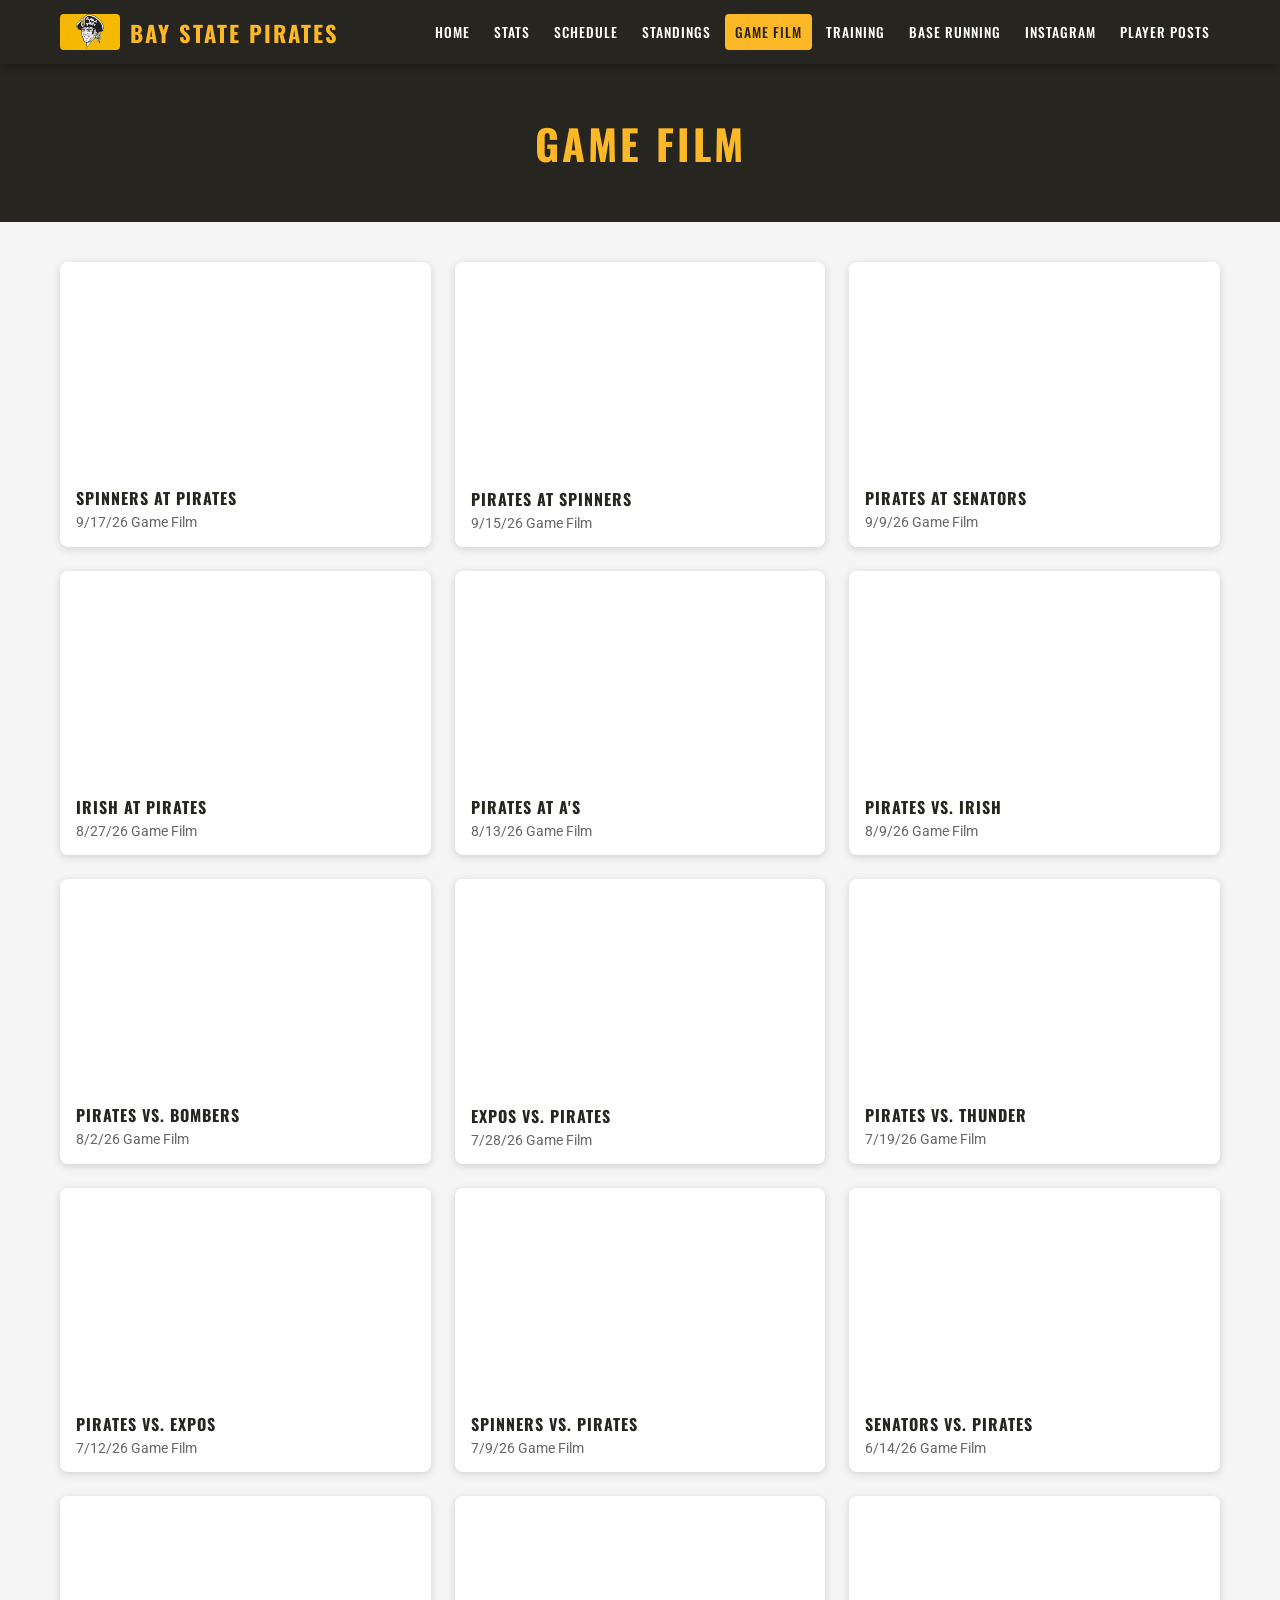
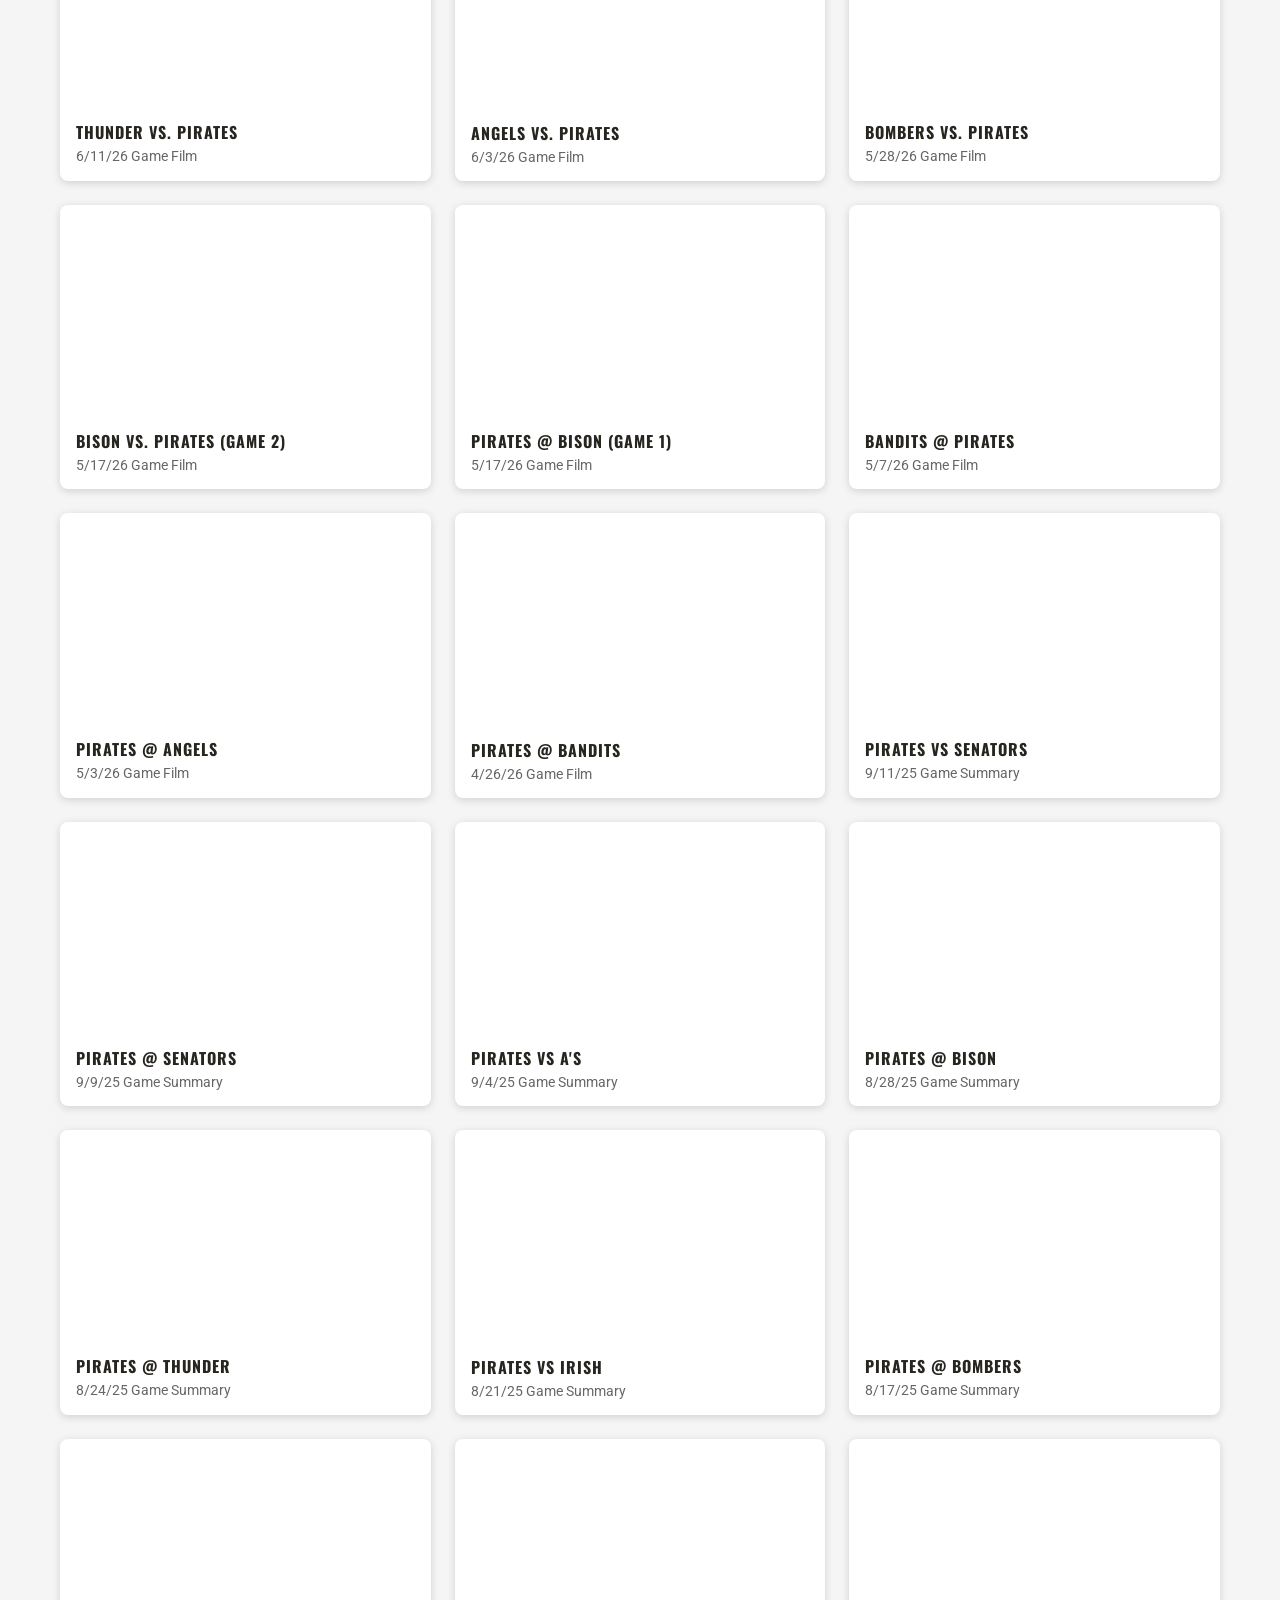
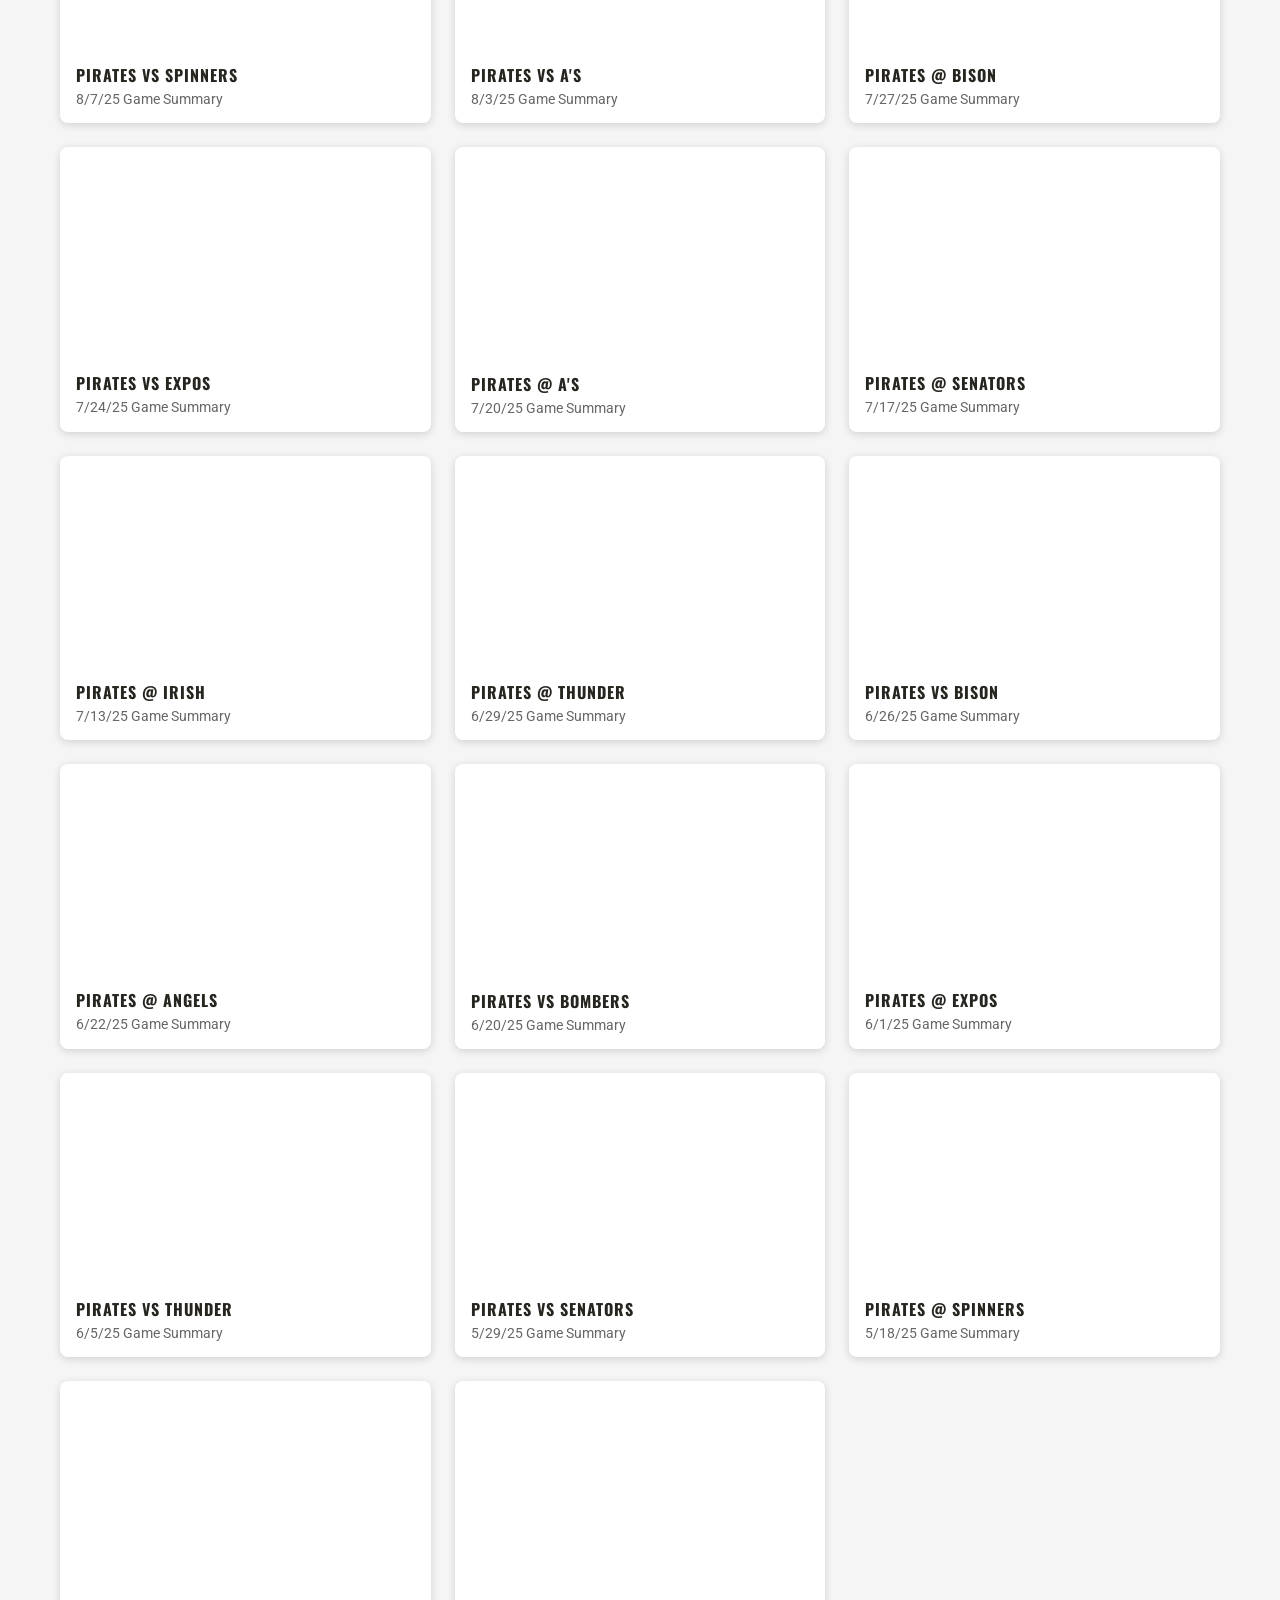
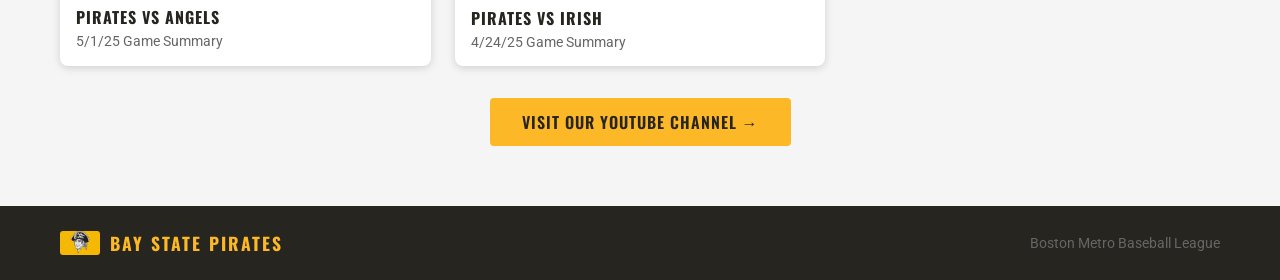
<file: gamefilm.html>
<!DOCTYPE html>
<html lang="en">
<head>
    <meta charset="UTF-8">
    <meta name="viewport" content="width=device-width, initial-scale=1.0">
    <title>Game Film | Bay State Pirates</title>
    <link rel="stylesheet" href="css/style.css">
    <link rel="preconnect" href="https://fonts.googleapis.com">
    <link href="https://fonts.googleapis.com/css2?family=Oswald:wght@400;500;600;700&family=Roboto:wght@300;400;500;700&display=swap" rel="stylesheet">
</head>
<body>
    <nav class="navbar">
        <div class="nav-container">
            <a href="index.html" class="nav-logo">
                <img src="logo.jpg" alt="Bay State Pirates" class="nav-logo-img">
                <span class="logo-text">Bay State Pirates</span>
            </a>
            <button class="nav-toggle" aria-label="Toggle navigation">
                <span></span><span></span><span></span>
            </button>
            <ul class="nav-links">
                <li><a href="index.html">Home</a></li>
                <li><a href="stats.html">Stats</a></li>
                <li><a href="schedule.html">Schedule</a></li>
                <li><a href="standings.html">Standings</a></li>
                <li><a href="gamefilm.html" class="active">Game Film</a></li>
                <li><a href="training.html">Training</a></li>
                <li><a href="baserunning.html">Base Running</a></li>
                <li><a href="instagram.html">Instagram</a></li>
                <li><a href="posts.html">Player Posts</a></li>
            </ul>
        </div>
    </nav>

    <main>
        <div class="page-header">
            <h1>Game Film</h1>

        </div>

        <section class="gamefilm-section">
            <div class="container">
                <div class="video-grid" id="videoGrid">

                    <div class="video-card">
                        <div class="video-wrapper">
                            <iframe src="https://www.youtube.com/embed/o3SCReMrK6E" allow="accelerometer; autoplay; clipboard-write; encrypted-media; gyroscope; picture-in-picture" allowfullscreen title="9/17/26 Spinners at Pirates"></iframe>
                        </div>
                        <div class="video-info">
                            <h3>Spinners at Pirates</h3>
                            <p>9/17/26 Game Film</p>
                        </div>
                    </div>

                    <div class="video-card">
                        <div class="video-wrapper">
                            <iframe src="https://www.youtube.com/embed/XwpE4_R_Auk" allow="accelerometer; autoplay; clipboard-write; encrypted-media; gyroscope; picture-in-picture" allowfullscreen title="9/15/26 Pirates at Spinners"></iframe>
                        </div>
                        <div class="video-info">
                            <h3>Pirates at Spinners</h3>
                            <p>9/15/26 Game Film</p>
                        </div>
                    </div>

                    <div class="video-card">
                        <div class="video-wrapper">
                            <iframe src="https://www.youtube.com/embed/1BFxha-3Hs8" allow="accelerometer; autoplay; clipboard-write; encrypted-media; gyroscope; picture-in-picture" allowfullscreen title="9/9/26 Pirates at Senators"></iframe>
                        </div>
                        <div class="video-info">
                            <h3>Pirates at Senators</h3>
                            <p>9/9/26 Game Film</p>
                        </div>
                    </div>

                    <div class="video-card">
                        <div class="video-wrapper">
                            <iframe src="https://www.youtube.com/embed/FeotvcOANTg" allow="accelerometer; autoplay; clipboard-write; encrypted-media; gyroscope; picture-in-picture" allowfullscreen title="8/27/26 Irish at Pirates"></iframe>
                        </div>
                        <div class="video-info">
                            <h3>Irish at Pirates</h3>
                            <p>8/27/26 Game Film</p>
                        </div>
                    </div>

                    <div class="video-card">
                        <div class="video-wrapper">
                            <iframe src="https://www.youtube.com/embed/i3pqEWliJQE" allow="accelerometer; autoplay; clipboard-write; encrypted-media; gyroscope; picture-in-picture" allowfullscreen title="8/13/26 Pirates at A's"></iframe>
                        </div>
                        <div class="video-info">
                            <h3>Pirates at A's</h3>
                            <p>8/13/26 Game Film</p>
                        </div>
                    </div>

                    <div class="video-card">
                        <div class="video-wrapper">
                            <iframe src="https://www.youtube.com/embed/gsbkZ51gUbU" allow="accelerometer; autoplay; clipboard-write; encrypted-media; gyroscope; picture-in-picture" allowfullscreen title="8/9/26 Pirates vs. Irish"></iframe>
                        </div>
                        <div class="video-info">
                            <h3>Pirates vs. Irish</h3>
                            <p>8/9/26 Game Film</p>
                        </div>
                    </div>

                    <div class="video-card">
                        <div class="video-wrapper">
                            <iframe src="https://www.youtube.com/embed/L5MEuWYJdEk" allow="accelerometer; autoplay; clipboard-write; encrypted-media; gyroscope; picture-in-picture" allowfullscreen title="8/2/26 Pirates vs. Bombers"></iframe>
                        </div>
                        <div class="video-info">
                            <h3>Pirates vs. Bombers</h3>
                            <p>8/2/26 Game Film</p>
                        </div>
                    </div>

                    <div class="video-card">
                        <div class="video-wrapper">
                            <iframe src="https://www.youtube.com/embed/zlvTkLmJAjQ" allow="accelerometer; autoplay; clipboard-write; encrypted-media; gyroscope; picture-in-picture" allowfullscreen title="7/28/26 Expos vs. Pirates"></iframe>
                        </div>
                        <div class="video-info">
                            <h3>Expos vs. Pirates</h3>
                            <p>7/28/26 Game Film</p>
                        </div>
                    </div>

                    <div class="video-card">
                        <div class="video-wrapper">
                            <iframe src="https://www.youtube.com/embed/A1Ndd4BJFlU" allow="accelerometer; autoplay; clipboard-write; encrypted-media; gyroscope; picture-in-picture" allowfullscreen title="7/19/26 Pirates vs. Thunder"></iframe>
                        </div>
                        <div class="video-info">
                            <h3>Pirates vs. Thunder</h3>
                            <p>7/19/26 Game Film</p>
                        </div>
                    </div>

                    <div class="video-card">
                        <div class="video-wrapper">
                            <iframe src="https://www.youtube.com/embed/q4pHXLoL_ZI" allow="accelerometer; autoplay; clipboard-write; encrypted-media; gyroscope; picture-in-picture" allowfullscreen title="7/12/26 Pirates vs. Expos"></iframe>
                        </div>
                        <div class="video-info">
                            <h3>Pirates vs. Expos</h3>
                            <p>7/12/26 Game Film</p>
                        </div>
                    </div>

                    <div class="video-card">
                        <div class="video-wrapper">
                            <iframe src="https://www.youtube.com/embed/EPXp1XRo92k" allow="accelerometer; autoplay; clipboard-write; encrypted-media; gyroscope; picture-in-picture" allowfullscreen title="7/9/26 Spinners vs. Pirates"></iframe>
                        </div>
                        <div class="video-info">
                            <h3>Spinners vs. Pirates</h3>
                            <p>7/9/26 Game Film</p>
                        </div>
                    </div>

                    <div class="video-card">
                        <div class="video-wrapper">
                            <iframe src="https://www.youtube.com/embed/ToGeCdXmJ_I" allow="accelerometer; autoplay; clipboard-write; encrypted-media; gyroscope; picture-in-picture" allowfullscreen title="6/14/26 Senators vs. Pirates"></iframe>
                        </div>
                        <div class="video-info">
                            <h3>Senators vs. Pirates</h3>
                            <p>6/14/26 Game Film</p>
                        </div>
                    </div>

                    <div class="video-card">
                        <div class="video-wrapper">
                            <iframe src="https://www.youtube.com/embed/KPr44SLSxok" allow="accelerometer; autoplay; clipboard-write; encrypted-media; gyroscope; picture-in-picture" allowfullscreen title="6/11/26 Thunder vs. Pirates"></iframe>
                        </div>
                        <div class="video-info">
                            <h3>Thunder vs. Pirates</h3>
                            <p>6/11/26 Game Film</p>
                        </div>
                    </div>

                    <div class="video-card">
                        <div class="video-wrapper">
                            <iframe src="https://www.youtube.com/embed/QM_26ceQYHU" allow="accelerometer; autoplay; clipboard-write; encrypted-media; gyroscope; picture-in-picture" allowfullscreen title="6/3/26 Angels vs. Pirates"></iframe>
                        </div>
                        <div class="video-info">
                            <h3>Angels vs. Pirates</h3>
                            <p>6/3/26 Game Film</p>
                        </div>
                    </div>

                    <div class="video-card">
                        <div class="video-wrapper">
                            <iframe src="https://www.youtube.com/embed/Wh6T1tytvWw" allow="accelerometer; autoplay; clipboard-write; encrypted-media; gyroscope; picture-in-picture" allowfullscreen title="5/28/26 Bombers vs. Pirates"></iframe>
                        </div>
                        <div class="video-info">
                            <h3>Bombers vs. Pirates</h3>
                            <p>5/28/26 Game Film</p>
                        </div>
                    </div>

                    <div class="video-card">
                        <div class="video-wrapper">
                            <iframe src="https://www.youtube.com/embed/Ix-m3v6qbGc" allow="accelerometer; autoplay; clipboard-write; encrypted-media; gyroscope; picture-in-picture" allowfullscreen title="5/17/26 Bison vs. Pirates (Game 2)"></iframe>
                        </div>
                        <div class="video-info">
                            <h3>Bison vs. Pirates (Game 2)</h3>
                            <p>5/17/26 Game Film</p>
                        </div>
                    </div>

                    <div class="video-card">
                        <div class="video-wrapper">
                            <iframe src="https://www.youtube.com/embed/WiInVWJYKWM" allow="accelerometer; autoplay; clipboard-write; encrypted-media; gyroscope; picture-in-picture" allowfullscreen title="5/17/26 Pirates @ Bison (Game 1)"></iframe>
                        </div>
                        <div class="video-info">
                            <h3>Pirates @ Bison (Game 1)</h3>
                            <p>5/17/26 Game Film</p>
                        </div>
                    </div>

                    <div class="video-card">
                        <div class="video-wrapper">
                            <iframe src="https://www.youtube.com/embed/tGYXQ_umNEs" allow="accelerometer; autoplay; clipboard-write; encrypted-media; gyroscope; picture-in-picture" allowfullscreen title="5/7/26 Bandits @ Pirates"></iframe>
                        </div>
                        <div class="video-info">
                            <h3>Bandits @ Pirates</h3>
                            <p>5/7/26 Game Film</p>
                        </div>
                    </div>

                    <div class="video-card">
                        <div class="video-wrapper">
                            <iframe src="https://www.youtube.com/embed/oA-cMFpFMwI" allow="accelerometer; autoplay; clipboard-write; encrypted-media; gyroscope; picture-in-picture" allowfullscreen title="5/3/26 Pirates @ Angels"></iframe>
                        </div>
                        <div class="video-info">
                            <h3>Pirates @ Angels</h3>
                            <p>5/3/26 Game Film</p>
                        </div>
                    </div>

                    <div class="video-card">
                        <div class="video-wrapper">
                            <iframe src="https://www.youtube.com/embed/ACtEVZcscag" allow="accelerometer; autoplay; clipboard-write; encrypted-media; gyroscope; picture-in-picture" allowfullscreen title="4/26/26 Pirates @ Bandits"></iframe>
                        </div>
                        <div class="video-info">
                            <h3>Pirates @ Bandits</h3>
                            <p>4/26/26 Game Film</p>
                        </div>
                    </div>

                    <div class="video-card">
                        <div class="video-wrapper">
                            <iframe src="https://www.youtube.com/embed/woB7u32axGk" allow="accelerometer; autoplay; clipboard-write; encrypted-media; gyroscope; picture-in-picture" allowfullscreen title="9/11/25 Pirates vs Senators"></iframe>
                        </div>
                        <div class="video-info">
                            <h3>Pirates vs Senators</h3>
                            <p>9/11/25 Game Summary</p>
                        </div>
                    </div>

                    <div class="video-card">
                        <div class="video-wrapper">
                            <iframe src="https://www.youtube.com/embed/YkhSv47pbl8" allow="accelerometer; autoplay; clipboard-write; encrypted-media; gyroscope; picture-in-picture" allowfullscreen title="9/9/25 Pirates @ Senators"></iframe>
                        </div>
                        <div class="video-info">
                            <h3>Pirates @ Senators</h3>
                            <p>9/9/25 Game Summary</p>
                        </div>
                    </div>

                    <div class="video-card">
                        <div class="video-wrapper">
                            <iframe src="https://www.youtube.com/embed/rHJMonMvs3Q" allow="accelerometer; autoplay; clipboard-write; encrypted-media; gyroscope; picture-in-picture" allowfullscreen title="9/4/25 Pirates vs A's"></iframe>
                        </div>
                        <div class="video-info">
                            <h3>Pirates vs A's</h3>
                            <p>9/4/25 Game Summary</p>
                        </div>
                    </div>

                    <div class="video-card">
                        <div class="video-wrapper">
                            <iframe src="https://www.youtube.com/embed/wckWfdTNglo" allow="accelerometer; autoplay; clipboard-write; encrypted-media; gyroscope; picture-in-picture" allowfullscreen title="8/28/25 Pirates @ Bison"></iframe>
                        </div>
                        <div class="video-info">
                            <h3>Pirates @ Bison</h3>
                            <p>8/28/25 Game Summary</p>
                        </div>
                    </div>

                    <div class="video-card">
                        <div class="video-wrapper">
                            <iframe src="https://www.youtube.com/embed/6a_c5VFaLqY" allow="accelerometer; autoplay; clipboard-write; encrypted-media; gyroscope; picture-in-picture" allowfullscreen title="8/24/25 Pirates @ Thunder"></iframe>
                        </div>
                        <div class="video-info">
                            <h3>Pirates @ Thunder</h3>
                            <p>8/24/25 Game Summary</p>
                        </div>
                    </div>

                    <div class="video-card">
                        <div class="video-wrapper">
                            <iframe src="https://www.youtube.com/embed/ZtRe_WCAB0o" allow="accelerometer; autoplay; clipboard-write; encrypted-media; gyroscope; picture-in-picture" allowfullscreen title="8/21/25 Pirates vs Irish"></iframe>
                        </div>
                        <div class="video-info">
                            <h3>Pirates vs Irish</h3>
                            <p>8/21/25 Game Summary</p>
                        </div>
                    </div>

                    <div class="video-card">
                        <div class="video-wrapper">
                            <iframe src="https://www.youtube.com/embed/RWF7CYjwfhE" allow="accelerometer; autoplay; clipboard-write; encrypted-media; gyroscope; picture-in-picture" allowfullscreen title="8/17/25 Pirates @ Bombers"></iframe>
                        </div>
                        <div class="video-info">
                            <h3>Pirates @ Bombers</h3>
                            <p>8/17/25 Game Summary</p>
                        </div>
                    </div>

                    <div class="video-card">
                        <div class="video-wrapper">
                            <iframe src="https://www.youtube.com/embed/tsk2aEHiBOk" allow="accelerometer; autoplay; clipboard-write; encrypted-media; gyroscope; picture-in-picture" allowfullscreen title="8/7/25 Pirates vs Spinners"></iframe>
                        </div>
                        <div class="video-info">
                            <h3>Pirates vs Spinners</h3>
                            <p>8/7/25 Game Summary</p>
                        </div>
                    </div>

                    <div class="video-card">
                        <div class="video-wrapper">
                            <iframe src="https://www.youtube.com/embed/Ey3QRdnjX6U" allow="accelerometer; autoplay; clipboard-write; encrypted-media; gyroscope; picture-in-picture" allowfullscreen title="8/3/25 Pirates vs A's"></iframe>
                        </div>
                        <div class="video-info">
                            <h3>Pirates vs A's</h3>
                            <p>8/3/25 Game Summary</p>
                        </div>
                    </div>

                    <div class="video-card">
                        <div class="video-wrapper">
                            <iframe src="https://www.youtube.com/embed/g9FZ_uW_OFM" allow="accelerometer; autoplay; clipboard-write; encrypted-media; gyroscope; picture-in-picture" allowfullscreen title="7/27/25 Pirates @ Bison"></iframe>
                        </div>
                        <div class="video-info">
                            <h3>Pirates @ Bison</h3>
                            <p>7/27/25 Game Summary</p>
                        </div>
                    </div>

                    <div class="video-card">
                        <div class="video-wrapper">
                            <iframe src="https://www.youtube.com/embed/lL_NxwLbeKA" allow="accelerometer; autoplay; clipboard-write; encrypted-media; gyroscope; picture-in-picture" allowfullscreen title="7/24/25 Pirates vs Expos"></iframe>
                        </div>
                        <div class="video-info">
                            <h3>Pirates vs Expos</h3>
                            <p>7/24/25 Game Summary</p>
                        </div>
                    </div>

                    <div class="video-card">
                        <div class="video-wrapper">
                            <iframe src="https://www.youtube.com/embed/7bfrXC6ll0I" allow="accelerometer; autoplay; clipboard-write; encrypted-media; gyroscope; picture-in-picture" allowfullscreen title="7/20/25 Pirates @ A's"></iframe>
                        </div>
                        <div class="video-info">
                            <h3>Pirates @ A's</h3>
                            <p>7/20/25 Game Summary</p>
                        </div>
                    </div>

                    <div class="video-card">
                        <div class="video-wrapper">
                            <iframe src="https://www.youtube.com/embed/FWEAN2N8RY4" allow="accelerometer; autoplay; clipboard-write; encrypted-media; gyroscope; picture-in-picture" allowfullscreen title="7/17/25 Pirates @ Senators"></iframe>
                        </div>
                        <div class="video-info">
                            <h3>Pirates @ Senators</h3>
                            <p>7/17/25 Game Summary</p>
                        </div>
                    </div>

                    <div class="video-card">
                        <div class="video-wrapper">
                            <iframe src="https://www.youtube.com/embed/tQW8Y7IX-o4" allow="accelerometer; autoplay; clipboard-write; encrypted-media; gyroscope; picture-in-picture" allowfullscreen title="7/13/25 Pirates @ Irish"></iframe>
                        </div>
                        <div class="video-info">
                            <h3>Pirates @ Irish</h3>
                            <p>7/13/25 Game Summary</p>
                        </div>
                    </div>

                    <div class="video-card">
                        <div class="video-wrapper">
                            <iframe src="https://www.youtube.com/embed/Qbrt8pMEzNw" allow="accelerometer; autoplay; clipboard-write; encrypted-media; gyroscope; picture-in-picture" allowfullscreen title="6/29/25 Pirates @ Thunder"></iframe>
                        </div>
                        <div class="video-info">
                            <h3>Pirates @ Thunder</h3>
                            <p>6/29/25 Game Summary</p>
                        </div>
                    </div>

                    <div class="video-card">
                        <div class="video-wrapper">
                            <iframe src="https://www.youtube.com/embed/iMTfH8lXWuw" allow="accelerometer; autoplay; clipboard-write; encrypted-media; gyroscope; picture-in-picture" allowfullscreen title="6/26/25 Pirates vs Bison"></iframe>
                        </div>
                        <div class="video-info">
                            <h3>Pirates vs Bison</h3>
                            <p>6/26/25 Game Summary</p>
                        </div>
                    </div>

                    <div class="video-card">
                        <div class="video-wrapper">
                            <iframe src="https://www.youtube.com/embed/oedeoHgk6CY" allow="accelerometer; autoplay; clipboard-write; encrypted-media; gyroscope; picture-in-picture" allowfullscreen title="6/22/25 Pirates @ Angels"></iframe>
                        </div>
                        <div class="video-info">
                            <h3>Pirates @ Angels</h3>
                            <p>6/22/25 Game Summary</p>
                        </div>
                    </div>

                    <div class="video-card">
                        <div class="video-wrapper">
                            <iframe src="https://www.youtube.com/embed/vxs3hr7WHSE" allow="accelerometer; autoplay; clipboard-write; encrypted-media; gyroscope; picture-in-picture" allowfullscreen title="6/20/25 Pirates vs Bombers"></iframe>
                        </div>
                        <div class="video-info">
                            <h3>Pirates vs Bombers</h3>
                            <p>6/20/25 Game Summary</p>
                        </div>
                    </div>

                    <div class="video-card">
                        <div class="video-wrapper">
                            <iframe src="https://www.youtube.com/embed/OsIjOacBziQ" allow="accelerometer; autoplay; clipboard-write; encrypted-media; gyroscope; picture-in-picture" allowfullscreen title="6/1/25 Pirates @ Expos"></iframe>
                        </div>
                        <div class="video-info">
                            <h3>Pirates @ Expos</h3>
                            <p>6/1/25 Game Summary</p>
                        </div>
                    </div>

                    <div class="video-card">
                        <div class="video-wrapper">
                            <iframe src="https://www.youtube.com/embed/2vGRk7I7bpg" allow="accelerometer; autoplay; clipboard-write; encrypted-media; gyroscope; picture-in-picture" allowfullscreen title="6/5/25 Pirates vs Thunder"></iframe>
                        </div>
                        <div class="video-info">
                            <h3>Pirates vs Thunder</h3>
                            <p>6/5/25 Game Summary</p>
                        </div>
                    </div>

                    <div class="video-card">
                        <div class="video-wrapper">
                            <iframe src="https://www.youtube.com/embed/KGqeZko4FLM" allow="accelerometer; autoplay; clipboard-write; encrypted-media; gyroscope; picture-in-picture" allowfullscreen title="5/29/25 Pirates vs Senators"></iframe>
                        </div>
                        <div class="video-info">
                            <h3>Pirates vs Senators</h3>
                            <p>5/29/25 Game Summary</p>
                        </div>
                    </div>

                    <div class="video-card">
                        <div class="video-wrapper">
                            <iframe src="https://www.youtube.com/embed/D1wWXBG899E" allow="accelerometer; autoplay; clipboard-write; encrypted-media; gyroscope; picture-in-picture" allowfullscreen title="5/18/25 Pirates @ Spinners"></iframe>
                        </div>
                        <div class="video-info">
                            <h3>Pirates @ Spinners</h3>
                            <p>5/18/25 Game Summary</p>
                        </div>
                    </div>

                    <div class="video-card">
                        <div class="video-wrapper">
                            <iframe src="https://www.youtube.com/embed/b4Wf3NLEi40" allow="accelerometer; autoplay; clipboard-write; encrypted-media; gyroscope; picture-in-picture" allowfullscreen title="5/1/25 Pirates vs Angels"></iframe>
                        </div>
                        <div class="video-info">
                            <h3>Pirates vs Angels</h3>
                            <p>5/1/25 Game Summary</p>
                        </div>
                    </div>

                    <div class="video-card">
                        <div class="video-wrapper">
                            <iframe src="https://www.youtube.com/embed/WD2ZtKDVddI" allow="accelerometer; autoplay; clipboard-write; encrypted-media; gyroscope; picture-in-picture" allowfullscreen title="4/24/25 Pirates vs Irish"></iframe>
                        </div>
                        <div class="video-info">
                            <h3>Pirates vs Irish</h3>
                            <p>4/24/25 Game Summary</p>
                        </div>
                    </div>

                </div>

                <div class="yt-channel-link">
                    <a href="https://www.youtube.com/@BayStatePirates" class="gc-link" target="_blank" rel="noopener">
                        Visit Our YouTube Channel &rarr;
                    </a>
                </div>
            </div>
        </section>
    </main>

    <footer class="footer">
        <div class="container">
            <div class="footer-content">
                <span class="footer-logo"><img src="logo.jpg" alt="" class="footer-logo-img"> Bay State Pirates</span>
                <span class="footer-text">Boston Metro Baseball League</span>
            </div>
        </div>
    </footer>

    <script src="js/nav.js"></script>
</body>
</html>
</file>
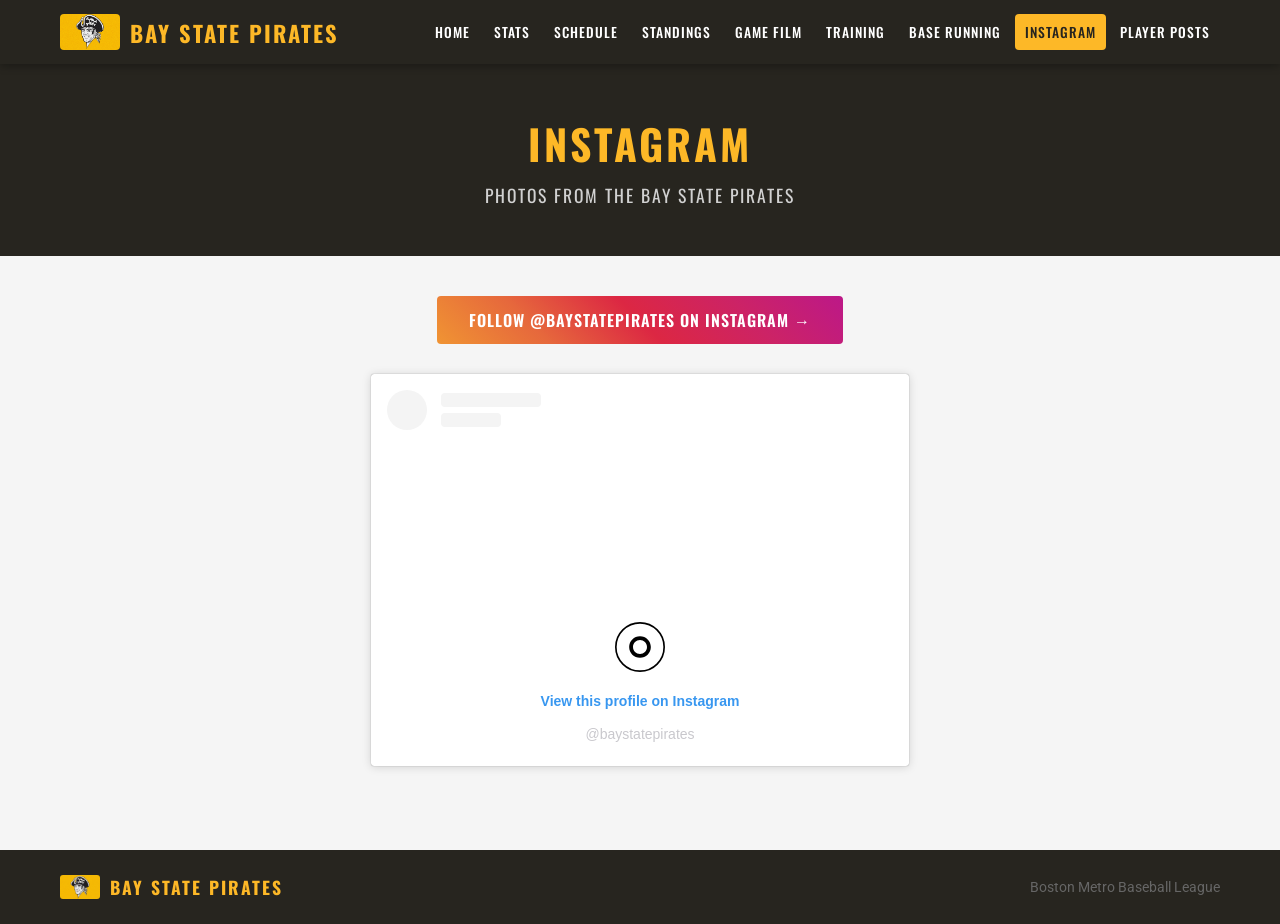
<file: instagram.html>
<!DOCTYPE html>
<html lang="en">
<head>
    <meta charset="UTF-8">
    <meta name="viewport" content="width=device-width, initial-scale=1.0">
    <title>Instagram | Bay State Pirates</title>
    <link rel="stylesheet" href="css/style.css">
    <link rel="preconnect" href="https://fonts.googleapis.com">
    <link href="https://fonts.googleapis.com/css2?family=Oswald:wght@400;500;600;700&family=Roboto:wght@300;400;500;700&display=swap" rel="stylesheet">
</head>
<body>
    <nav class="navbar">
        <div class="nav-container">
            <a href="index.html" class="nav-logo">
                <img src="logo.jpg" alt="Bay State Pirates" class="nav-logo-img">
                <span class="logo-text">Bay State Pirates</span>
            </a>
            <button class="nav-toggle" aria-label="Toggle navigation">
                <span></span><span></span><span></span>
            </button>
            <ul class="nav-links">
                <li><a href="index.html">Home</a></li>
                <li><a href="stats.html">Stats</a></li>
                <li><a href="schedule.html">Schedule</a></li>
                <li><a href="standings.html">Standings</a></li>
                <li><a href="gamefilm.html">Game Film</a></li>
                <li><a href="training.html">Training</a></li>
                <li><a href="baserunning.html">Base Running</a></li>
                <li><a href="instagram.html" class="active">Instagram</a></li>
                <li><a href="posts.html">Player Posts</a></li>
            </ul>
        </div>
    </nav>

    <main>
        <div class="page-header">
            <h1>Instagram</h1>
            <p>Photos from the Bay State Pirates</p>
        </div>

        <section class="instagram-section">
            <div class="container">
                <div class="instagram-feed-link">
                    <a href="https://www.instagram.com/baystatepirates/" target="_blank" rel="noopener">Follow @baystatepirates on Instagram &rarr;</a>
                </div>

                <!-- Embedded Instagram Profile Feed -->
                <div class="instagram-embed-container">
                    <blockquote class="instagram-media" data-instgrm-permalink="https://www.instagram.com/baystatepirates/" data-instgrm-version="14" style="background:#FFF; border:0; border-radius:3px; box-shadow:0 0 1px 0 rgba(0,0,0,0.5),0 1px 10px 0 rgba(0,0,0,0.15); margin: 0 auto 24px; max-width:540px; min-width:326px; padding:0; width:calc(100% - 2px);">
                        <div style="padding:16px;">
                            <a href="https://www.instagram.com/baystatepirates/" style="background:#FFFFFF; line-height:0; padding:0 0; text-align:center; text-decoration:none; width:100%;" target="_blank" rel="noopener">
                                <div style="display:flex; flex-direction:row; align-items:center;">
                                    <div style="background-color:#F4F4F4; border-radius:50%; flex-grow:0; height:40px; margin-right:14px; width:40px;"></div>
                                    <div style="display:flex; flex-direction:column; flex-grow:1; justify-content:center;">
                                        <div style="background-color:#F4F4F4; border-radius:4px; flex-grow:0; height:14px; margin-bottom:6px; width:100px;"></div>
                                        <div style="background-color:#F4F4F4; border-radius:4px; flex-grow:0; height:14px; width:60px;"></div>
                                    </div>
                                </div>
                                <div style="padding:19% 0;"></div>
                                <div style="display:block; height:50px; margin:0 auto 12px; width:50px;">
                                    <svg width="50px" height="50px" viewBox="0 0 60 60" xmlns="http://www.w3.org/2000/svg">
                                        <g fill="none" fill-rule="evenodd">
                                            <g fill="#000" transform="translate(1 1)">
                                                <circle cx="29" cy="29" r="29" fill="none" stroke="#000" stroke-width="2"/>
                                                <path d="M29 16c-7.2 0-13 5.8-13 13s5.8 13 13 13 13-5.8 13-13-5.8-13-13-13zm0 21.4c-4.6 0-8.4-3.8-8.4-8.4s3.8-8.4 8.4-8.4 8.4 3.8 8.4 8.4-3.8 8.4-8.4 8.4z"/>
                                            </g>
                                        </g>
                                    </svg>
                                </div>
                                <div style="padding-top:8px;">
                                    <div style="color:#3897f0; font-family:Arial,sans-serif; font-size:14px; font-style:normal; font-weight:550; line-height:18px;">View this profile on Instagram</div>
                                </div>
                            </a>
                            <p style="color:#c9c8cd; font-family:Arial,sans-serif; font-size:14px; line-height:17px; margin-bottom:0; margin-top:8px; overflow:hidden; padding:8px 0 7px; text-align:center; white-space:nowrap;">
                                <a href="https://www.instagram.com/baystatepirates/" style="color:#c9c8cd; font-family:Arial,sans-serif; font-size:14px; font-style:normal; font-weight:normal; line-height:17px; text-decoration:none;" target="_blank" rel="noopener">@baystatepirates</a>
                            </p>
                        </div>
                    </blockquote>
                </div>

                <!--
                    TO ADD INDIVIDUAL POST EMBEDS:
                    1. Open a post on Instagram
                    2. Click the three dots (...) > Embed > Copy embed code
                    3. Paste the <blockquote> code inside a new instagram-embed-container div below

                    Example:
                    <div class="instagram-embed-container">
                        <blockquote class="instagram-media" data-instgrm-permalink="https://www.instagram.com/p/POST_ID/" data-instgrm-version="14">
                        </blockquote>
                    </div>
                -->

            </div>
        </section>
    </main>

    <footer class="footer">
        <div class="container">
            <div class="footer-content">
                <span class="footer-logo"><img src="logo.jpg" alt="" class="footer-logo-img"> Bay State Pirates</span>
                <span class="footer-text">Boston Metro Baseball League</span>
            </div>
        </div>
    </footer>

    <!-- Instagram embed script - loads automatically when embeds are present -->
    <script async src="https://www.instagram.com/embed.js"></script>
    <script src="js/nav.js"></script>
</body>
</html>
</file>
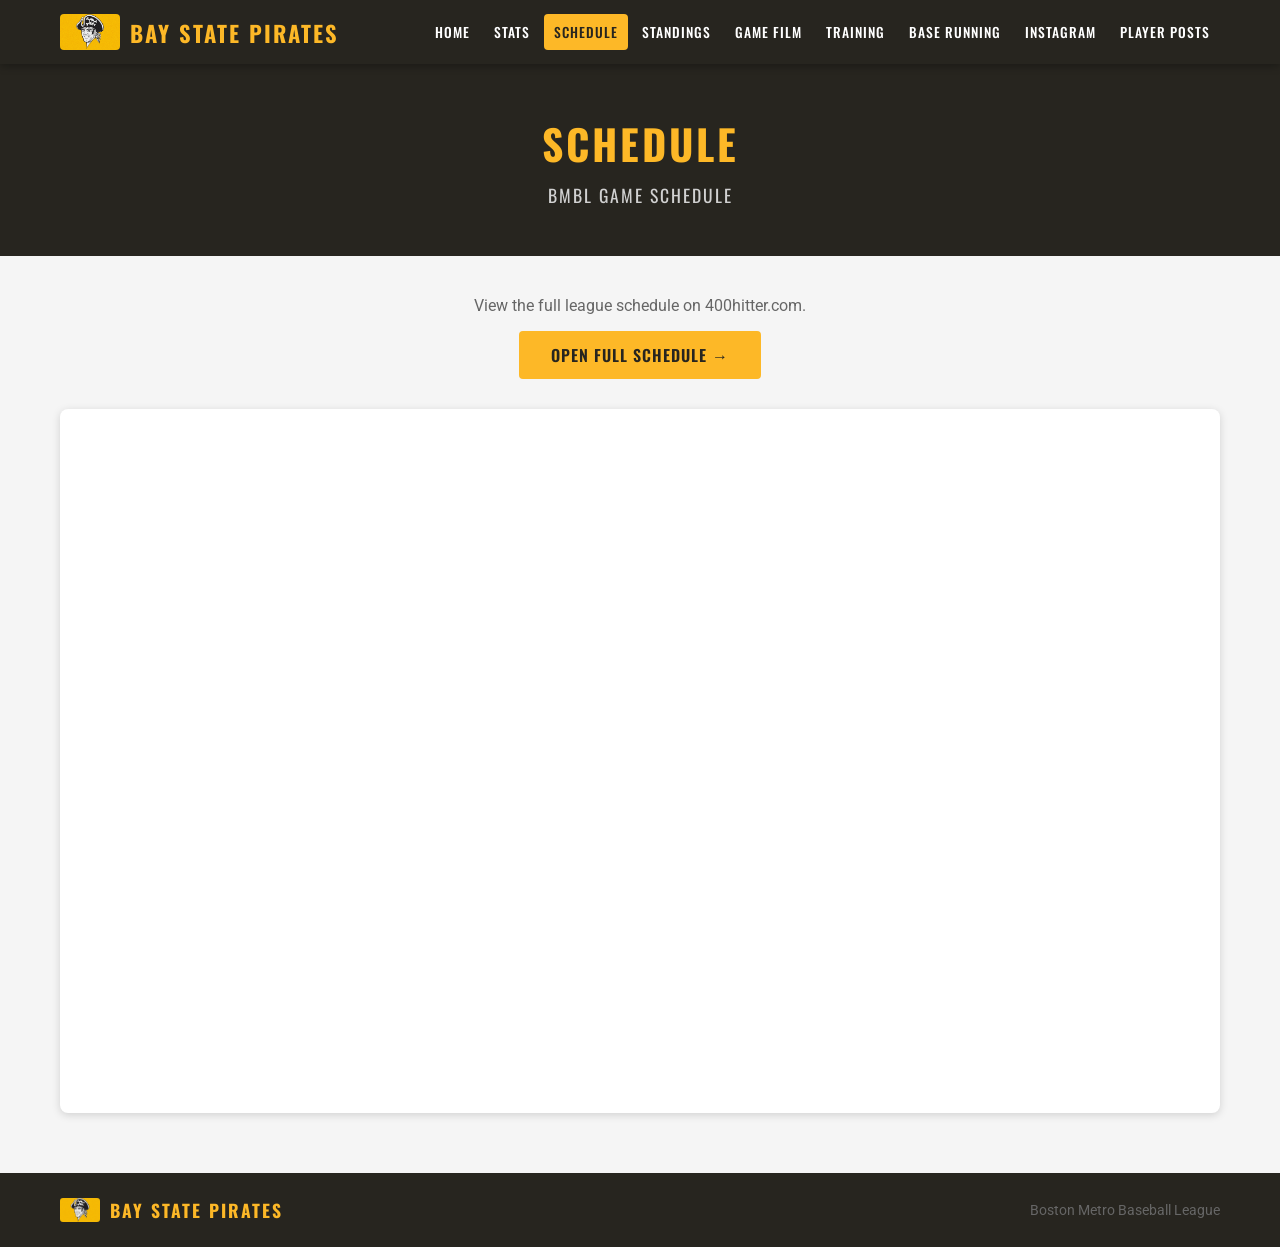
<file: schedule.html>
<!DOCTYPE html>
<html lang="en">
<head>
    <meta charset="UTF-8">
    <meta name="viewport" content="width=device-width, initial-scale=1.0">
    <title>Schedule | Bay State Pirates</title>
    <link rel="stylesheet" href="css/style.css">
    <link rel="preconnect" href="https://fonts.googleapis.com">
    <link href="https://fonts.googleapis.com/css2?family=Oswald:wght@400;500;600;700&family=Roboto:wght@300;400;500;700&display=swap" rel="stylesheet">
</head>
<body>
    <nav class="navbar">
        <div class="nav-container">
            <a href="index.html" class="nav-logo">
                <img src="logo.jpg" alt="Bay State Pirates" class="nav-logo-img">
                <span class="logo-text">Bay State Pirates</span>
            </a>
            <button class="nav-toggle" aria-label="Toggle navigation">
                <span></span><span></span><span></span>
            </button>
            <ul class="nav-links">
                <li><a href="index.html">Home</a></li>
                <li><a href="stats.html">Stats</a></li>
                <li><a href="schedule.html" class="active">Schedule</a></li>
                <li><a href="standings.html">Standings</a></li>
                <li><a href="gamefilm.html">Game Film</a></li>
                <li><a href="training.html">Training</a></li>
                <li><a href="baserunning.html">Base Running</a></li>
                <li><a href="instagram.html">Instagram</a></li>
                <li><a href="posts.html">Player Posts</a></li>
            </ul>
        </div>
    </nav>

    <main>
        <div class="page-header">
            <h1>Schedule</h1>
            <p>BMBL Game Schedule</p>
        </div>

        <section class="stats-section">
            <div class="container">
                <div class="stats-info">
                    <p>View the full league schedule on 400hitter.com.</p>
                    <a href="https://400hitter.com/schedule?SeID=397&TmID=1133&show_team=1&CtID=0" class="gc-link" target="_blank" rel="noopener">Open Full Schedule &rarr;</a>
                </div>

                <div class="stats-embed-container">
                    <iframe src="https://400hitter.com/schedule?SeID=397&TmID=1133&show_team=1&CtID=0" title="BMBL Schedule"></iframe>
                </div>
            </div>
        </section>
    </main>

    <footer class="footer">
        <div class="container">
            <div class="footer-content">
                <span class="footer-logo"><img src="logo.jpg" alt="" class="footer-logo-img"> Bay State Pirates</span>
                <span class="footer-text">Boston Metro Baseball League</span>
            </div>
        </div>
    </footer>

    <script src="js/nav.js"></script>
</body>
</html>
</file>
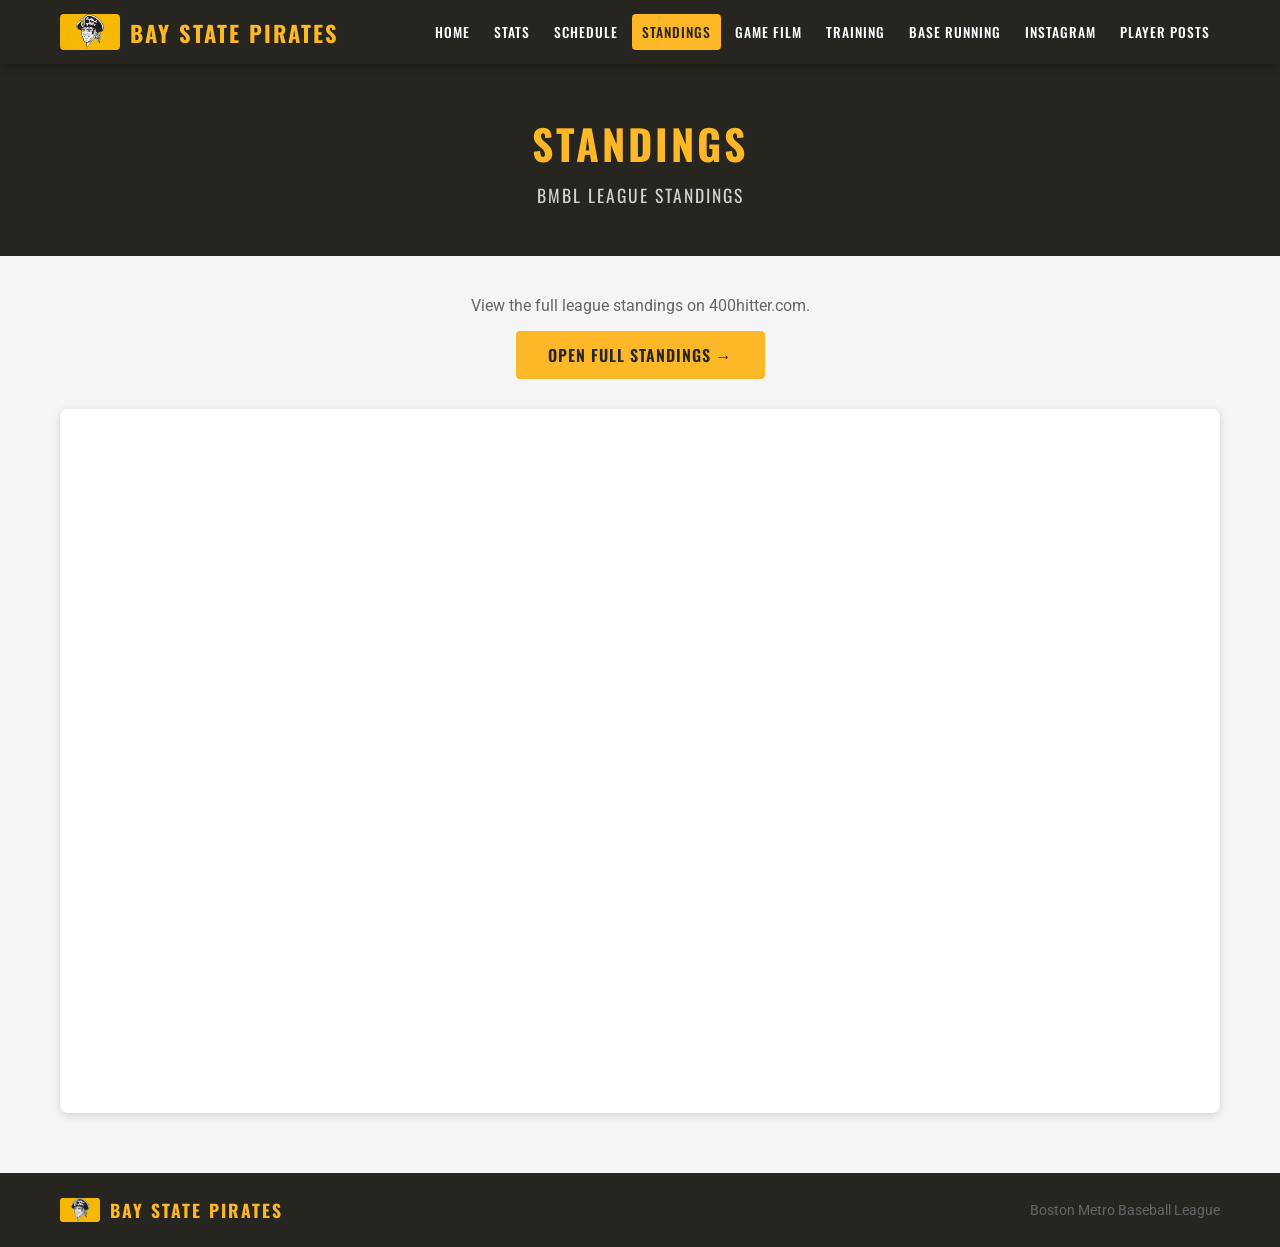
<file: standings.html>
<!DOCTYPE html>
<html lang="en">
<head>
    <meta charset="UTF-8">
    <meta name="viewport" content="width=device-width, initial-scale=1.0">
    <title>Standings | Bay State Pirates</title>
    <link rel="stylesheet" href="css/style.css">
    <link rel="preconnect" href="https://fonts.googleapis.com">
    <link href="https://fonts.googleapis.com/css2?family=Oswald:wght@400;500;600;700&family=Roboto:wght@300;400;500;700&display=swap" rel="stylesheet">
</head>
<body>
    <nav class="navbar">
        <div class="nav-container">
            <a href="index.html" class="nav-logo">
                <img src="logo.jpg" alt="Bay State Pirates" class="nav-logo-img">
                <span class="logo-text">Bay State Pirates</span>
            </a>
            <button class="nav-toggle" aria-label="Toggle navigation">
                <span></span><span></span><span></span>
            </button>
            <ul class="nav-links">
                <li><a href="index.html">Home</a></li>
                <li><a href="stats.html">Stats</a></li>
                <li><a href="schedule.html">Schedule</a></li>
                <li><a href="standings.html" class="active">Standings</a></li>
                <li><a href="gamefilm.html">Game Film</a></li>
                <li><a href="training.html">Training</a></li>
                <li><a href="baserunning.html">Base Running</a></li>
                <li><a href="instagram.html">Instagram</a></li>
                <li><a href="posts.html">Player Posts</a></li>
            </ul>
        </div>
    </nav>

    <main>
        <div class="page-header">
            <h1>Standings</h1>
            <p>BMBL League Standings</p>
        </div>

        <section class="stats-section">
            <div class="container">
                <div class="stats-info">
                    <p>View the full league standings on 400hitter.com.</p>
                    <a href="https://400hitter.com/standings?SeID=397&CtID=0" class="gc-link" target="_blank" rel="noopener">Open Full Standings &rarr;</a>
                </div>

                <div class="stats-embed-container">
                    <iframe src="https://400hitter.com/standings?SeID=397&CtID=0" title="BMBL Standings"></iframe>
                </div>
            </div>
        </section>
    </main>

    <footer class="footer">
        <div class="container">
            <div class="footer-content">
                <span class="footer-logo"><img src="logo.jpg" alt="" class="footer-logo-img"> Bay State Pirates</span>
                <span class="footer-text">Boston Metro Baseball League</span>
            </div>
        </div>
    </footer>

    <script src="js/nav.js"></script>
</body>
</html>
</file>
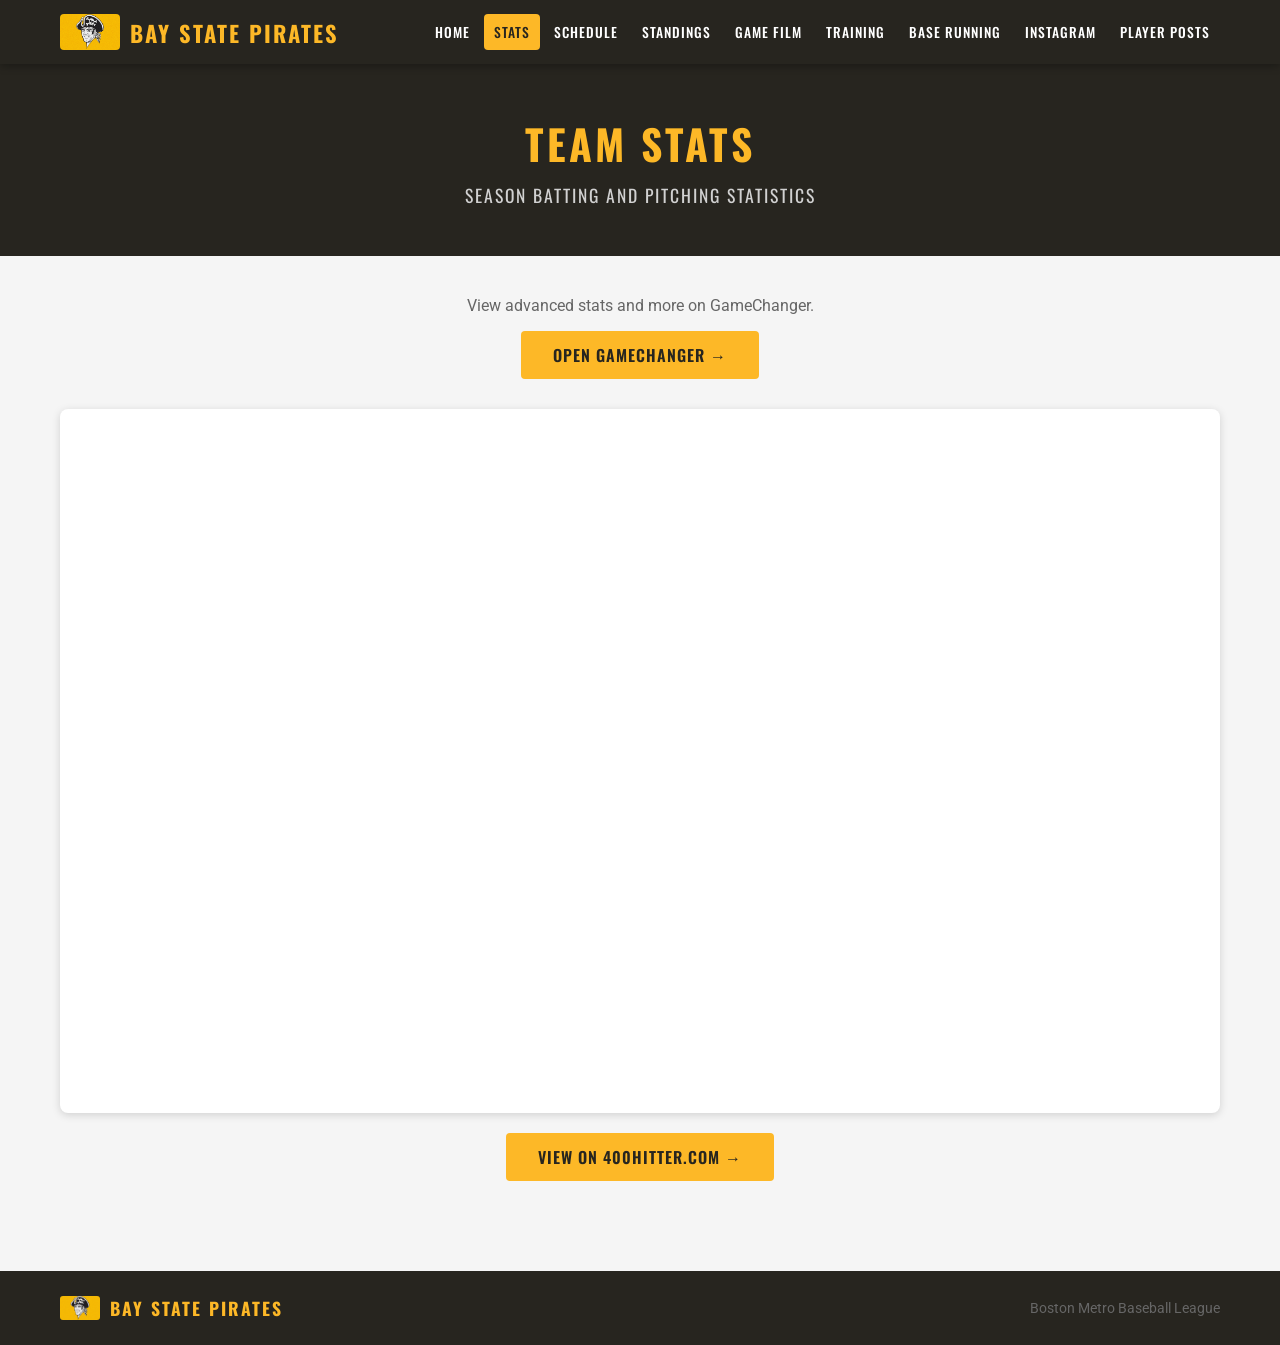
<file: stats.html>
<!DOCTYPE html>
<html lang="en">
<head>
    <meta charset="UTF-8">
    <meta name="viewport" content="width=device-width, initial-scale=1.0">
    <title>Stats | Bay State Pirates</title>
    <link rel="stylesheet" href="css/style.css">
    <link rel="preconnect" href="https://fonts.googleapis.com">
    <link href="https://fonts.googleapis.com/css2?family=Oswald:wght@400;500;600;700&family=Roboto:wght@300;400;500;700&display=swap" rel="stylesheet">
</head>
<body>
    <nav class="navbar">
        <div class="nav-container">
            <a href="index.html" class="nav-logo">
                <img src="logo.jpg" alt="Bay State Pirates" class="nav-logo-img">
                <span class="logo-text">Bay State Pirates</span>
            </a>
            <button class="nav-toggle" aria-label="Toggle navigation">
                <span></span><span></span><span></span>
            </button>
            <ul class="nav-links">
                <li><a href="index.html">Home</a></li>
                <li><a href="stats.html" class="active">Stats</a></li>
                <li><a href="schedule.html">Schedule</a></li>
                <li><a href="standings.html">Standings</a></li>
                <li><a href="gamefilm.html">Game Film</a></li>
                <li><a href="training.html">Training</a></li>
                <li><a href="baserunning.html">Base Running</a></li>
                <li><a href="instagram.html">Instagram</a></li>
                <li><a href="posts.html">Player Posts</a></li>
            </ul>
        </div>
    </nav>

    <main>
        <div class="page-header">
            <h1>Team Stats</h1>
            <p>Season batting and pitching statistics</p>
        </div>

        <section class="stats-section">
            <div class="container">
                <div class="stats-info">
                    <p>View advanced stats and more on GameChanger.</p>
                    <a href="https://web.gc.com/teams/jhNFIsRAEnw2/2026-spring-bay-state-pirates/season-stats" class="gc-link" target="_blank" rel="noopener">Open GameChanger &rarr;</a>
                </div>

                <div class="stats-embed-container">
                    <iframe src="https://400hitter.com/team?TmID=1133&SeID=397&CtID=0&pt=b" title="Bay State Pirates Batting Stats - 400hitter.com"></iframe>
                </div>

                <div class="stats-info" style="margin-top: 20px;">
                    <a href="https://400hitter.com/team?TmID=1133&SeID=397&CtID=0&pt=b" class="gc-link" target="_blank" rel="noopener">View on 400hitter.com &rarr;</a>
                </div>
            </div>
        </section>
    </main>

    <footer class="footer">
        <div class="container">
            <div class="footer-content">
                <span class="footer-logo"><img src="logo.jpg" alt="" class="footer-logo-img"> Bay State Pirates</span>
                <span class="footer-text">Boston Metro Baseball League</span>
            </div>
        </div>
    </footer>

    <script src="js/nav.js"></script>
</body>
</html>
</file>
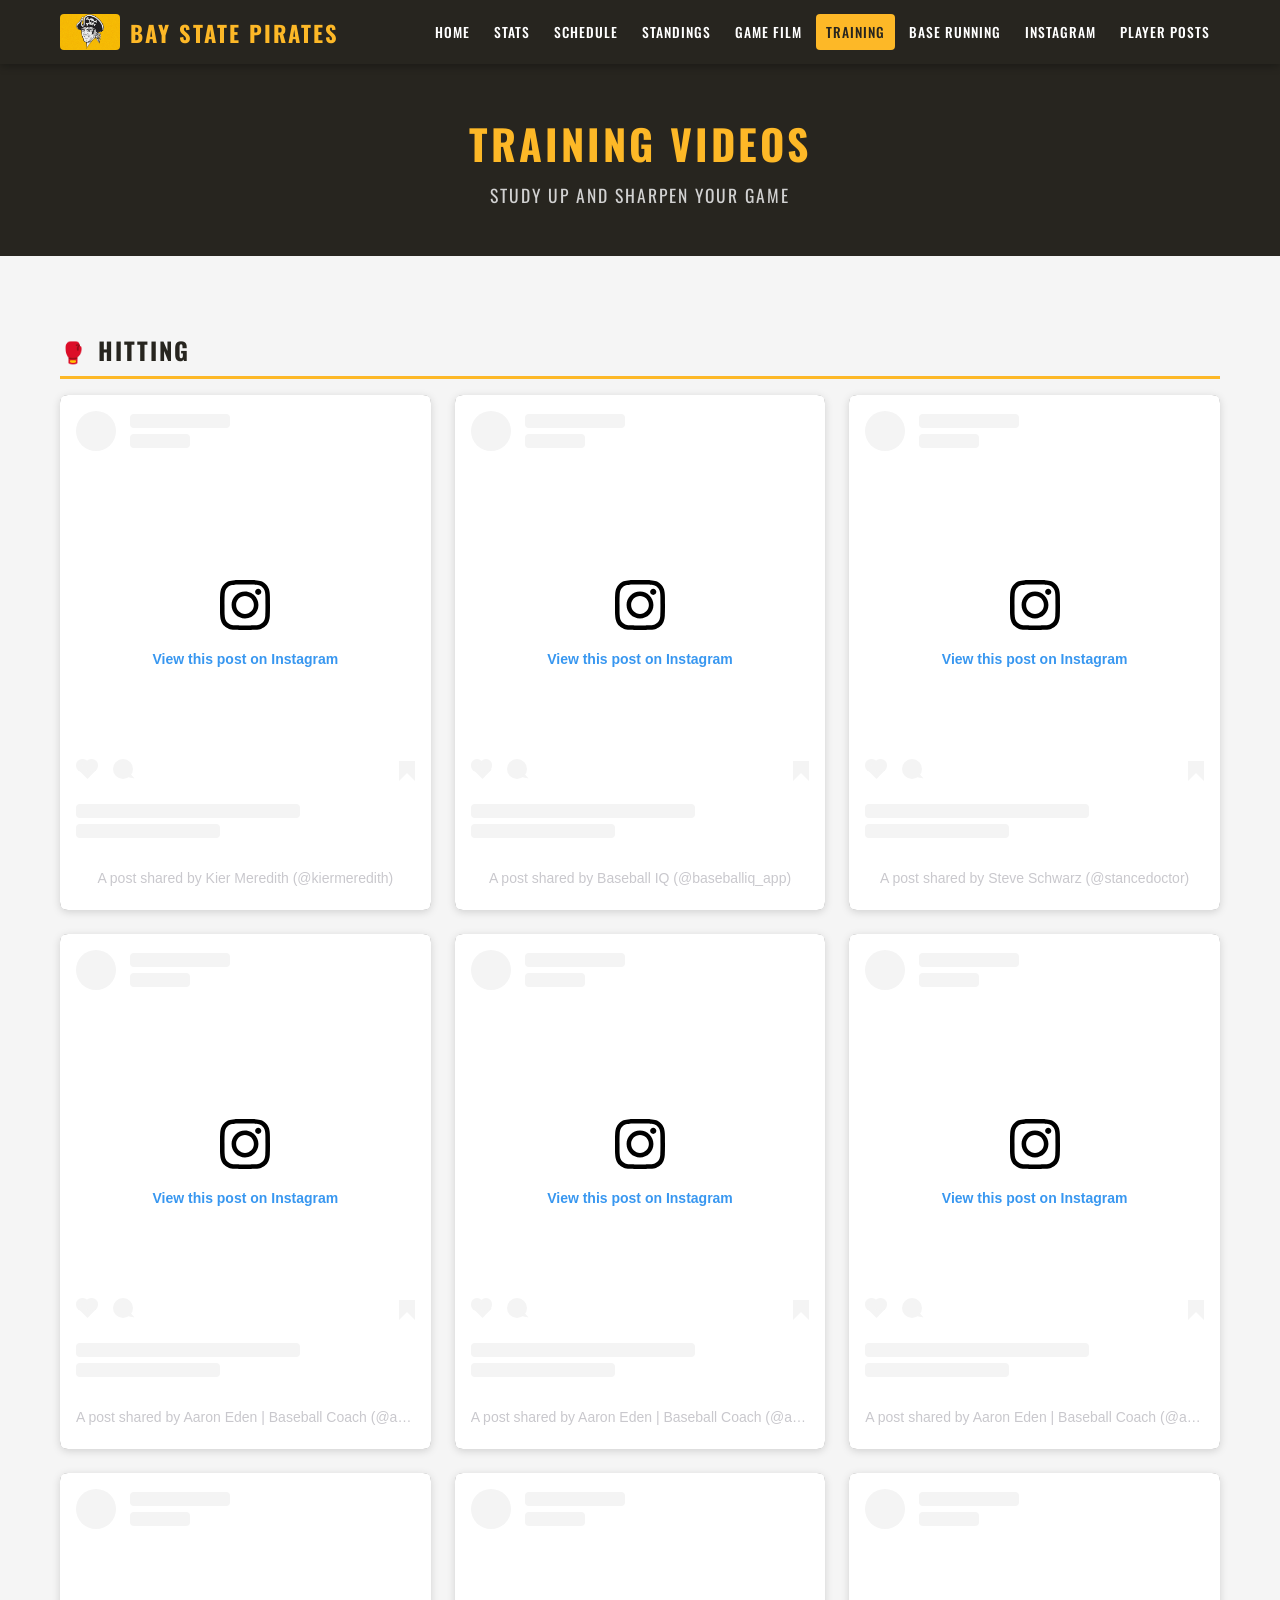
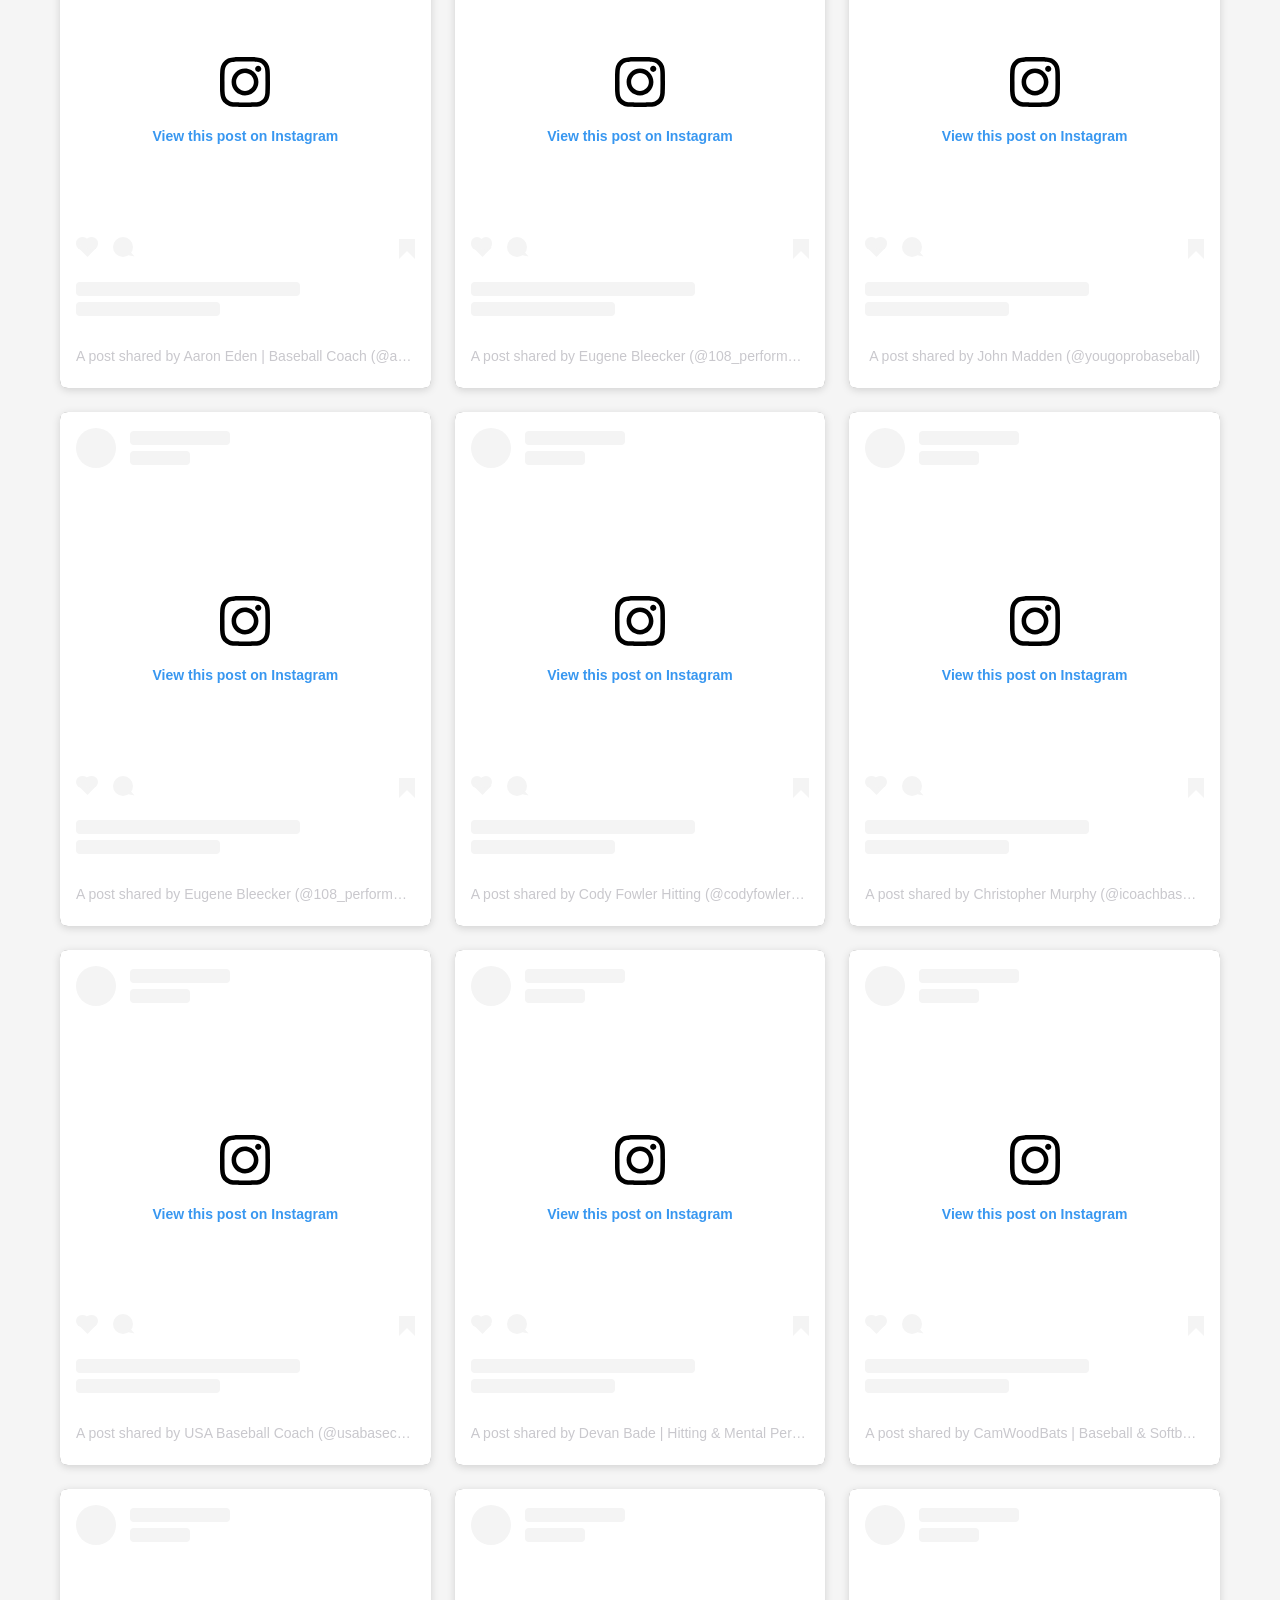
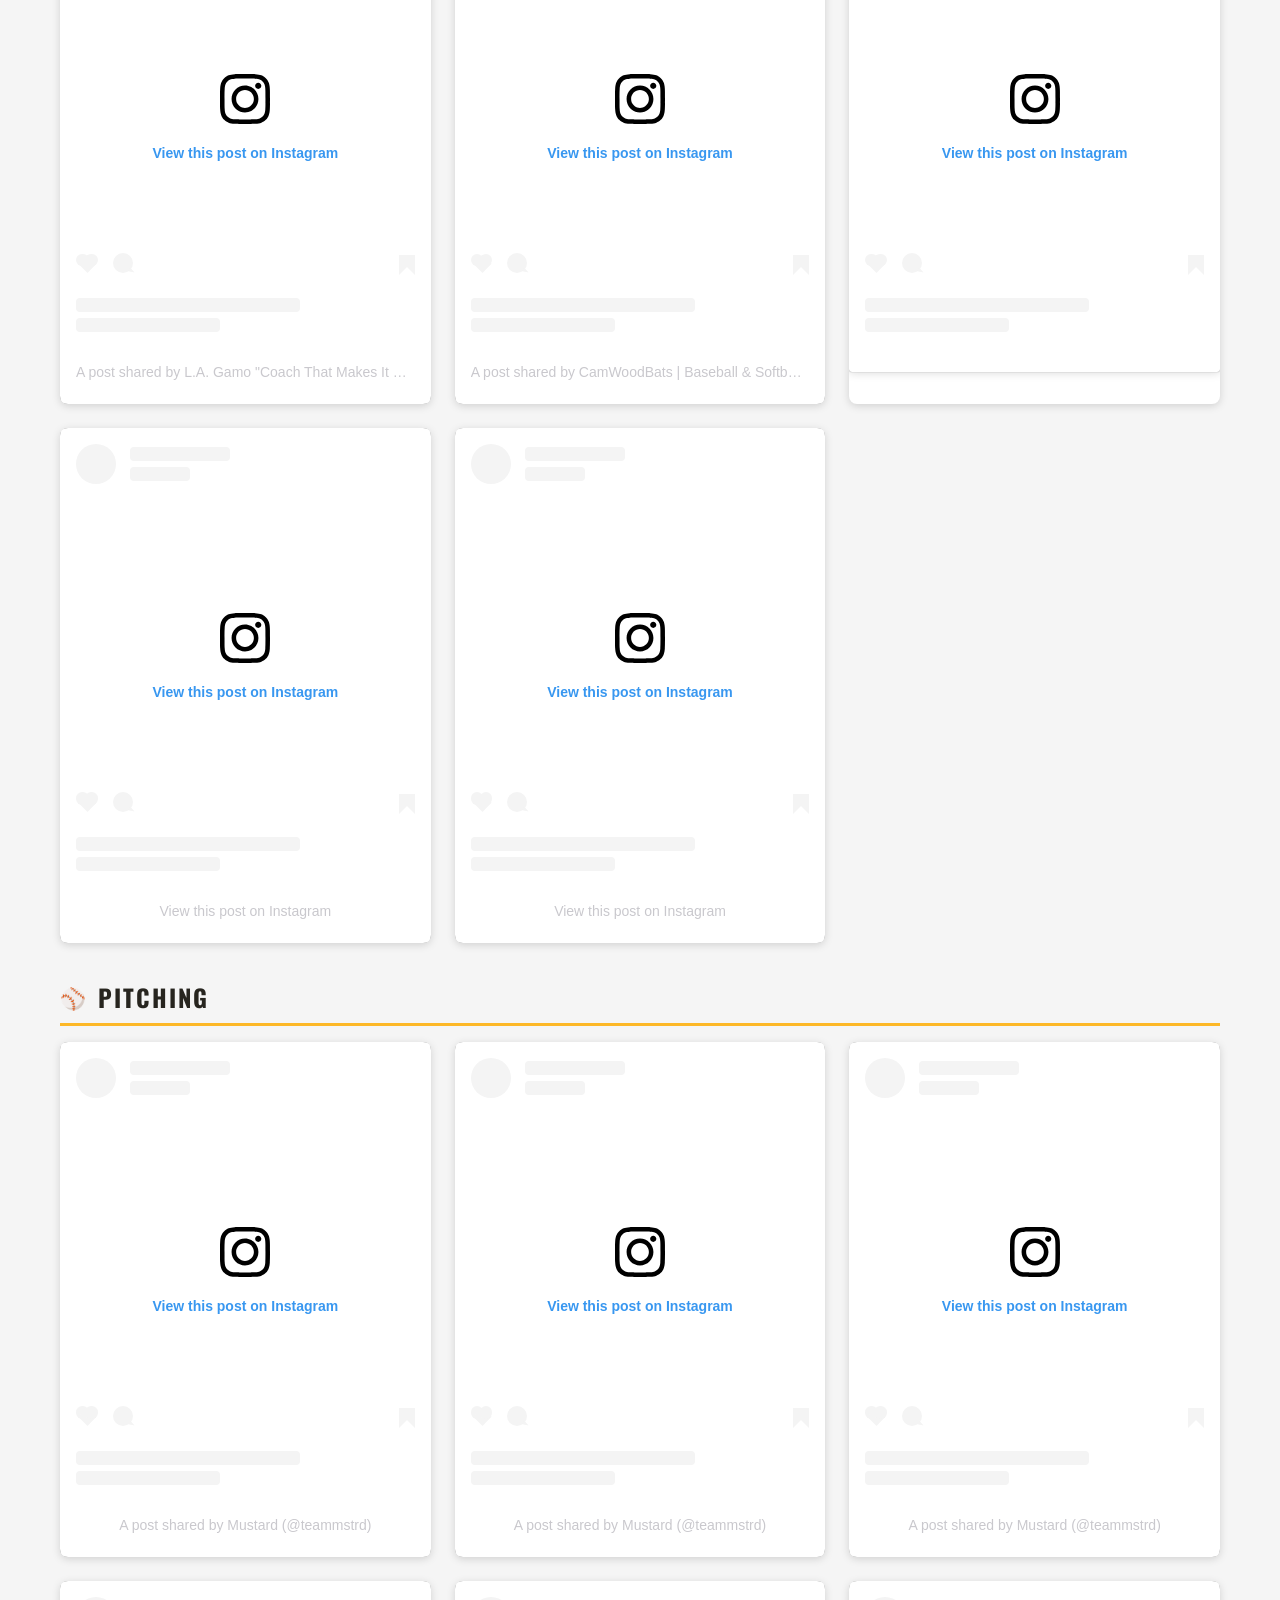
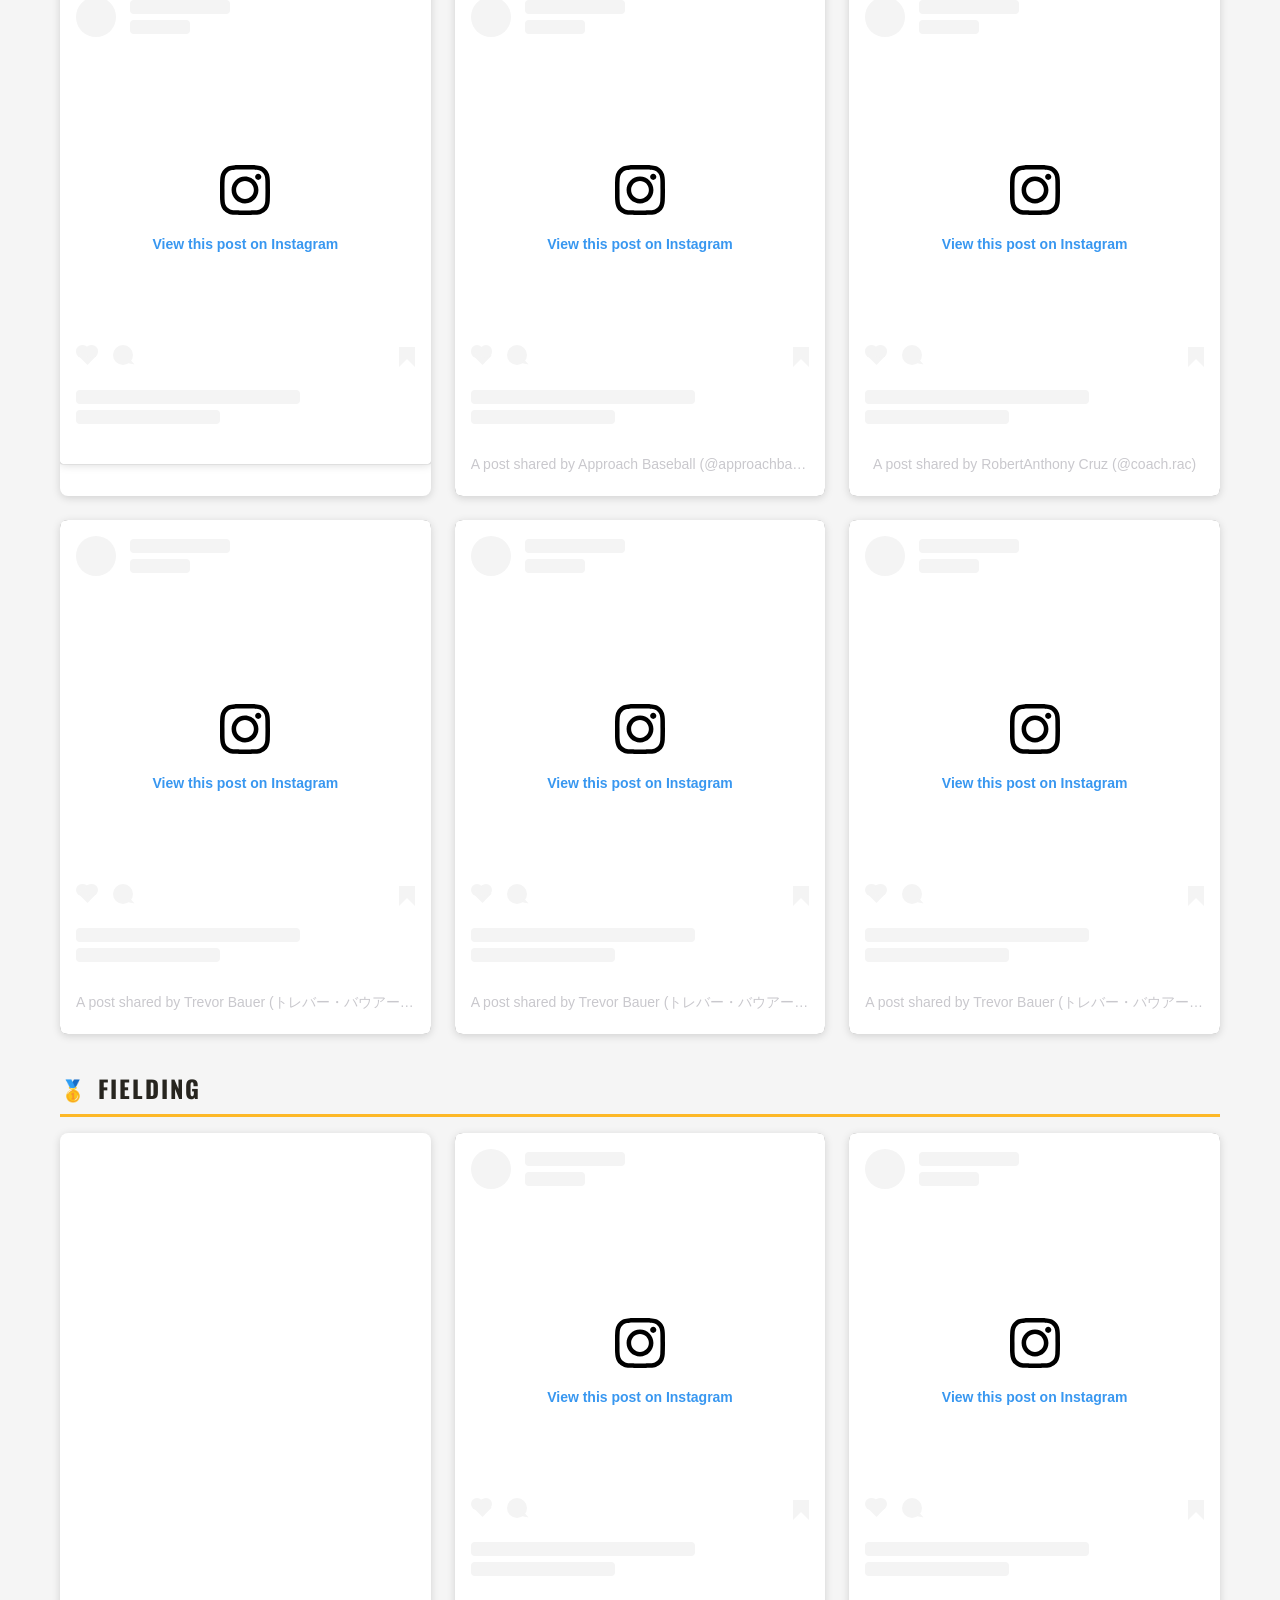
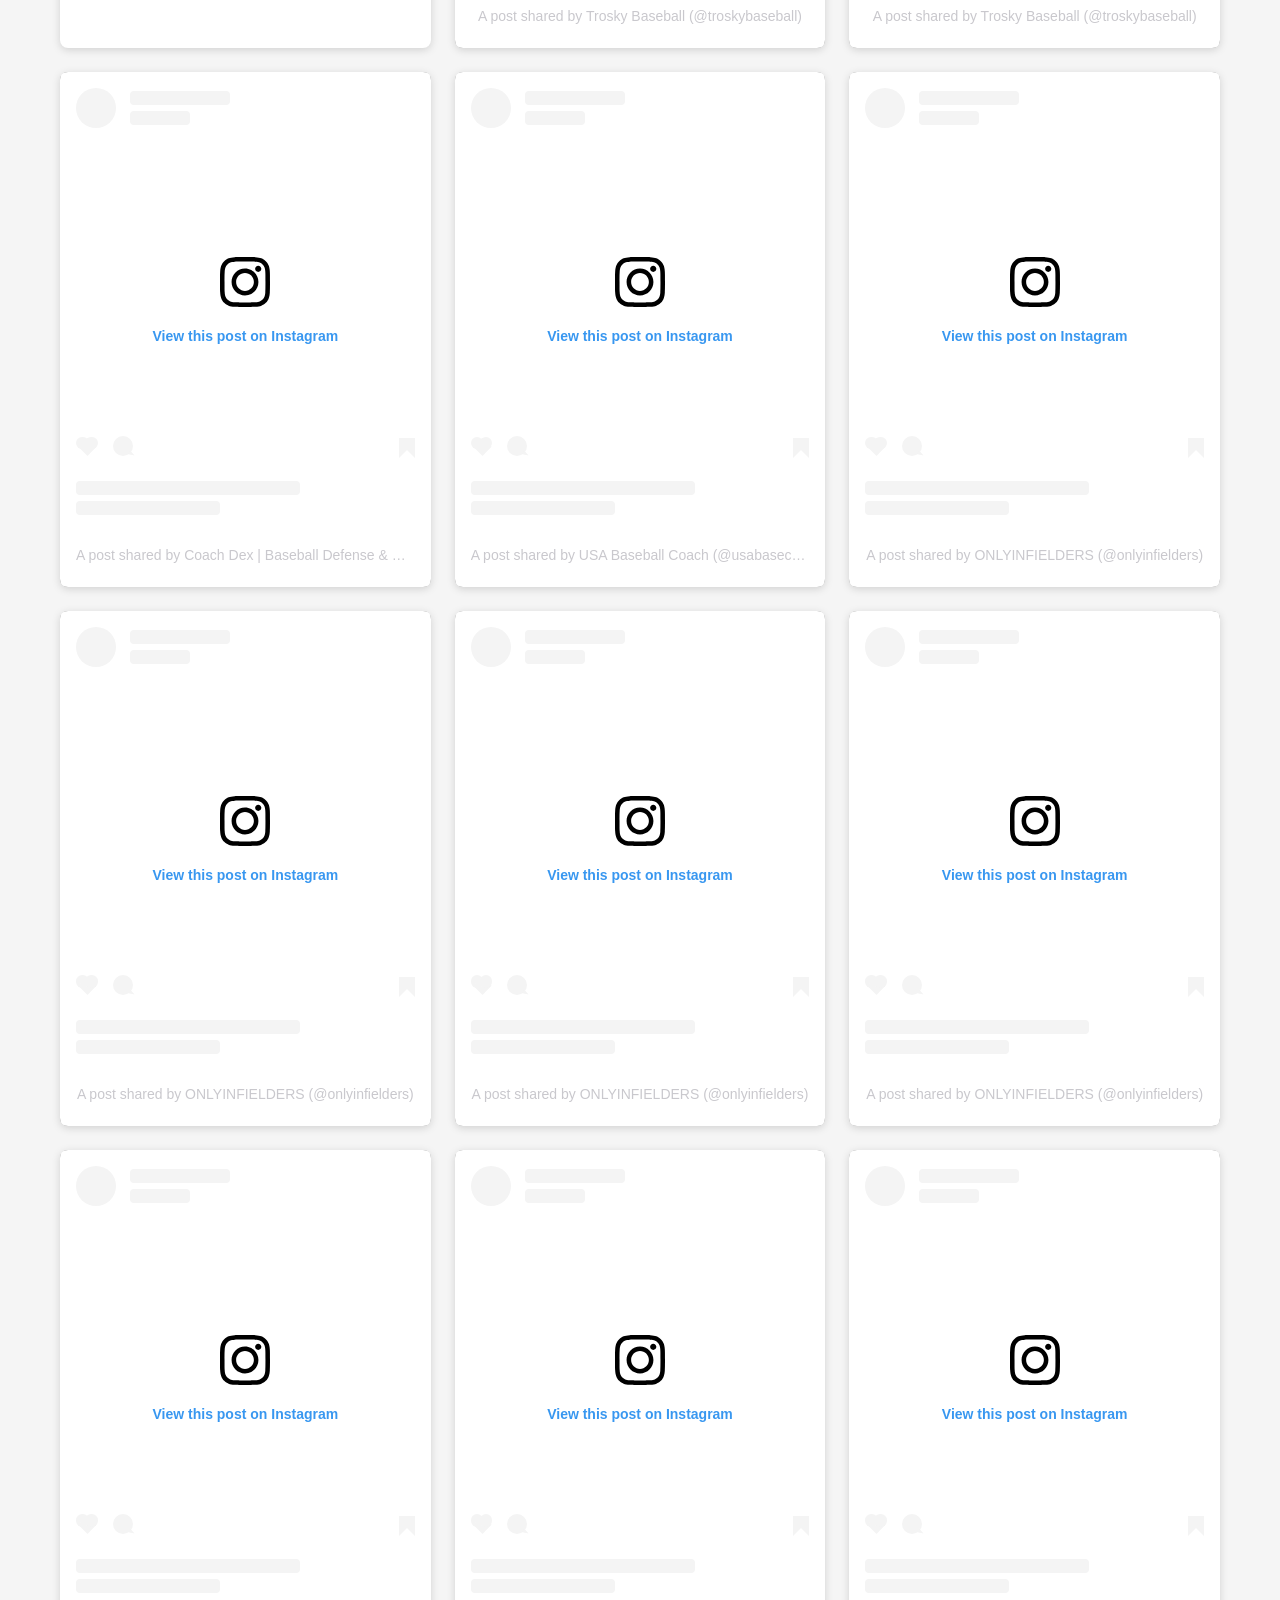
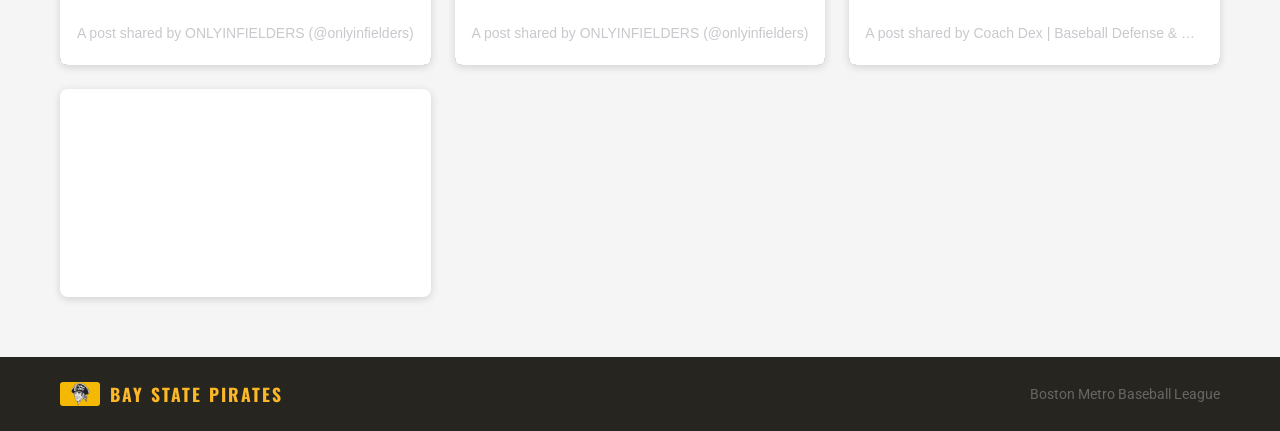
<file: training.html>
<!DOCTYPE html>
<html lang="en">
<head>
    <meta charset="UTF-8">
    <meta name="viewport" content="width=device-width, initial-scale=1.0">
    <title>Training Videos | Bay State Pirates</title>
    <link rel="stylesheet" href="css/style.css">
    <link rel="preconnect" href="https://fonts.googleapis.com">
    <link href="https://fonts.googleapis.com/css2?family=Oswald:wght@400;500;600;700&family=Roboto:wght@300;400;500;700&display=swap" rel="stylesheet">
</head>
<body>
    <nav class="navbar">
        <div class="nav-container">
            <a href="index.html" class="nav-logo">
                <img src="logo.jpg" alt="Bay State Pirates" class="nav-logo-img">
                <span class="logo-text">Bay State Pirates</span>
            </a>
            <button class="nav-toggle" aria-label="Toggle navigation">
                <span></span><span></span><span></span>
            </button>
            <ul class="nav-links">
                <li><a href="index.html">Home</a></li>
                <li><a href="stats.html">Stats</a></li>
                <li><a href="schedule.html">Schedule</a></li>
                <li><a href="standings.html">Standings</a></li>
                <li><a href="gamefilm.html">Game Film</a></li>
                <li><a href="training.html" class="active">Training</a></li>
                <li><a href="baserunning.html">Base Running</a></li>
                <li><a href="instagram.html">Instagram</a></li>
                <li><a href="posts.html">Player Posts</a></li>
            </ul>
        </div>
    </nav>

    <main>
        <div class="page-header">
            <h1>Training Videos</h1>
            <p>Study up and sharpen your game</p>
        </div>

        <section class="gamefilm-section">
            <div class="container">

                <!-- ===== HITTING ===== -->
                <h2 class="section-header"><span class="section-icon">🥊</span> Hitting</h2>

                <div class="video-grid">

                    <div class="video-card">
                        <blockquote class="instagram-media" data-instgrm-permalink="https://www.instagram.com/reel/DU6oplBAdUT/?utm_source=ig_embed&amp;utm_campaign=loading" data-instgrm-version="14" style="background:#FFF; border:0; border-radius:3px; box-shadow:0 0 1px 0 rgba(0,0,0,0.5),0 1px 10px 0 rgba(0,0,0,0.15); margin: 1px; max-width:540px; min-width:326px; padding:0; width:99.375%; width:calc(100% - 2px);"><div style="padding:16px;"> <a href="https://www.instagram.com/reel/DU6oplBAdUT/?utm_source=ig_embed&amp;utm_campaign=loading" style="background:#FFFFFF; line-height:0; padding:0 0; text-align:center; text-decoration:none; width:100%;" target="_blank"> <div style="display: flex; flex-direction: row; align-items: center;"> <div style="background-color: #F4F4F4; border-radius: 50%; flex-grow: 0; height: 40px; margin-right: 14px; width: 40px;"></div> <div style="display: flex; flex-direction: column; flex-grow: 1; justify-content: center;"> <div style="background-color: #F4F4F4; border-radius: 4px; flex-grow: 0; height: 14px; margin-bottom: 6px; width: 100px;"></div> <div style="background-color: #F4F4F4; border-radius: 4px; flex-grow: 0; height: 14px; width: 60px;"></div></div></div><div style="padding: 19% 0;"></div> <div style="display:block; height:50px; margin:0 auto 12px; width:50px;"><svg width="50px" height="50px" viewBox="0 0 60 60" version="1.1" xmlns="https://www.w3.org/2000/svg" xmlns:xlink="https://www.w3.org/1999/xlink"><g stroke="none" stroke-width="1" fill="none" fill-rule="evenodd"><g transform="translate(-511.000000, -20.000000)" fill="#000000"><g><path d="M556.869,30.41 C554.814,30.41 553.148,32.076 553.148,34.131 C553.148,36.186 554.814,37.852 556.869,37.852 C558.924,37.852 560.59,36.186 560.59,34.131 C560.59,32.076 558.924,30.41 556.869,30.41 M541,60.657 C535.114,60.657 530.342,55.887 530.342,50 C530.342,44.114 535.114,39.342 541,39.342 C546.887,39.342 551.658,44.114 551.658,50 C551.658,55.887 546.887,60.657 541,60.657 M541,33.886 C532.1,33.886 524.886,41.1 524.886,50 C524.886,58.899 532.1,66.113 541,66.113 C549.9,66.113 557.115,58.899 557.115,50 C557.115,41.1 549.9,33.886 541,33.886 M565.378,62.101 C565.244,65.022 564.756,66.606 564.346,67.663 C563.803,69.06 563.154,70.057 562.106,71.106 C561.058,72.155 560.06,72.803 558.662,73.347 C557.607,73.757 556.021,74.244 553.102,74.378 C549.944,74.521 548.997,74.552 541,74.552 C533.003,74.552 532.056,74.521 528.898,74.378 C525.979,74.244 524.393,73.757 523.338,73.347 C521.94,72.803 520.942,72.155 519.894,71.106 C518.846,70.057 518.197,69.06 517.654,67.663 C517.244,66.606 516.755,65.022 516.623,62.101 C516.479,58.943 516.448,57.996 516.448,50 C516.448,42.003 516.479,41.056 516.623,37.899 C516.755,34.978 517.244,33.391 517.654,32.338 C518.197,30.938 518.846,29.942 519.894,28.894 C520.942,27.846 521.94,27.196 523.338,26.654 C524.393,26.244 525.979,25.756 528.898,25.623 C532.057,25.479 533.004,25.448 541,25.448 C548.997,25.448 549.943,25.479 553.102,25.623 C556.021,25.756 557.607,26.244 558.662,26.654 C560.06,27.196 561.058,27.846 562.106,28.894 C563.154,29.942 563.803,30.938 564.346,32.338 C564.756,33.391 565.244,34.978 565.378,37.899 C565.522,41.056 565.552,42.003 565.552,50 C565.552,57.996 565.522,58.943 565.378,62.101 M570.82,37.631 C570.674,34.438 570.167,32.258 569.425,30.349 C568.659,28.377 567.633,26.702 565.965,25.035 C564.297,23.368 562.623,22.342 560.652,21.575 C558.743,20.834 556.562,20.326 553.369,20.18 C550.169,20.033 549.148,20 541,20 C532.853,20 531.831,20.033 528.631,20.18 C525.438,20.326 523.257,20.834 521.349,21.575 C519.376,22.342 517.703,23.368 516.035,25.035 C514.368,26.702 513.342,28.377 512.574,30.349 C511.834,32.258 511.326,34.438 511.181,37.631 C511.035,40.831 511,41.851 511,50 C511,58.147 511.035,59.17 511.181,62.369 C511.326,65.562 511.834,67.743 512.574,69.651 C513.342,71.625 514.368,73.296 516.035,74.965 C517.703,76.634 519.376,77.658 521.349,78.425 C523.257,79.167 525.438,79.673 528.631,79.82 C531.831,79.965 532.853,80.001 541,80.001 C549.148,80.001 550.169,79.965 553.369,79.82 C556.562,79.673 558.743,79.167 560.652,78.425 C562.623,77.658 564.297,76.634 565.965,74.965 C567.633,73.296 568.659,71.625 569.425,69.651 C570.167,67.743 570.674,65.562 570.82,62.369 C570.966,59.17 571,58.147 571,50 C571,41.851 570.966,40.831 570.82,37.631"></path></g></g></g></svg></div><div style="padding-top: 8px;"> <div style="color:#3897f0; font-family:Arial,sans-serif; font-size:14px; font-style:normal; font-weight:550; line-height:18px;">View this post on Instagram</div></div><div style="padding: 12.5% 0;"></div> <div style="display: flex; flex-direction: row; margin-bottom: 14px; align-items: center;"><div> <div style="background-color: #F4F4F4; border-radius: 50%; height: 12.5px; width: 12.5px; transform: translateX(0px) translateY(7px);"></div> <div style="background-color: #F4F4F4; height: 12.5px; transform: rotate(-45deg) translateX(3px) translateY(1px); width: 12.5px; flex-grow: 0; margin-right: 14px; margin-left: 2px;"></div> <div style="background-color: #F4F4F4; border-radius: 50%; height: 12.5px; width: 12.5px; transform: translateX(9px) translateY(-18px);"></div></div><div style="margin-left: 8px;"> <div style="background-color: #F4F4F4; border-radius: 50%; flex-grow: 0; height: 20px; width: 20px;"></div> <div style="width: 0; height: 0; border-top: 2px solid transparent; border-left: 6px solid #f4f4f4; border-bottom: 2px solid transparent; transform: translateX(16px) translateY(-4px) rotate(30deg)"></div></div><div style="margin-left: auto;"> <div style="width: 0px; border-top: 8px solid #F4F4F4; border-right: 8px solid transparent; transform: translateY(16px);"></div> <div style="background-color: #F4F4F4; flex-grow: 0; height: 12px; width: 16px; transform: translateY(-4px);"></div> <div style="width: 0; height: 0; border-top: 8px solid #F4F4F4; border-left: 8px solid transparent; transform: translateY(-4px) translateX(8px);"></div></div></div> <div style="display: flex; flex-direction: column; flex-grow: 1; justify-content: center; margin-bottom: 24px;"> <div style="background-color: #F4F4F4; border-radius: 4px; flex-grow: 0; height: 14px; margin-bottom: 6px; width: 224px;"></div> <div style="background-color: #F4F4F4; border-radius: 4px; flex-grow: 0; height: 14px; width: 144px;"></div></div></a><p style="color:#c9c8cd; font-family:Arial,sans-serif; font-size:14px; line-height:17px; margin-bottom:0; margin-top:8px; overflow:hidden; padding:8px 0 7px; text-align:center; text-overflow:ellipsis; white-space:nowrap;"><a href="https://www.instagram.com/reel/DU6oplBAdUT/?utm_source=ig_embed&amp;utm_campaign=loading" style="color:#c9c8cd; font-family:Arial,sans-serif; font-size:14px; font-style:normal; font-weight:normal; line-height:17px; text-decoration:none;" target="_blank">A post shared by Kier Meredith (@kiermeredith)</a></p></div></blockquote>
                    </div>

                    <div class="video-card">
                        <blockquote class="instagram-media" data-instgrm-captioned data-instgrm-permalink="https://www.instagram.com/reel/DTAx1N4jQMW/?utm_source=ig_embed&amp;utm_campaign=loading" data-instgrm-version="14" style="background:#FFF; border:0; border-radius:3px; box-shadow:0 0 1px 0 rgba(0,0,0,0.5),0 1px 10px 0 rgba(0,0,0,0.15); margin: 1px; max-width:540px; min-width:326px; padding:0; width:99.375%; width:calc(100% - 2px);"><div style="padding:16px;"> <a href="https://www.instagram.com/reel/DTAx1N4jQMW/?utm_source=ig_embed&amp;utm_campaign=loading" style="background:#FFFFFF; line-height:0; padding:0 0; text-align:center; text-decoration:none; width:100%;" target="_blank"> <div style="display: flex; flex-direction: row; align-items: center;"> <div style="background-color: #F4F4F4; border-radius: 50%; flex-grow: 0; height: 40px; margin-right: 14px; width: 40px;"></div> <div style="display: flex; flex-direction: column; flex-grow: 1; justify-content: center;"> <div style="background-color: #F4F4F4; border-radius: 4px; flex-grow: 0; height: 14px; margin-bottom: 6px; width: 100px;"></div> <div style="background-color: #F4F4F4; border-radius: 4px; flex-grow: 0; height: 14px; width: 60px;"></div></div></div><div style="padding: 19% 0;"></div> <div style="display:block; height:50px; margin:0 auto 12px; width:50px;"><svg width="50px" height="50px" viewBox="0 0 60 60" version="1.1" xmlns="https://www.w3.org/2000/svg" xmlns:xlink="https://www.w3.org/1999/xlink"><g stroke="none" stroke-width="1" fill="none" fill-rule="evenodd"><g transform="translate(-511.000000, -20.000000)" fill="#000000"><g><path d="M556.869,30.41 C554.814,30.41 553.148,32.076 553.148,34.131 C553.148,36.186 554.814,37.852 556.869,37.852 C558.924,37.852 560.59,36.186 560.59,34.131 C560.59,32.076 558.924,30.41 556.869,30.41 M541,60.657 C535.114,60.657 530.342,55.887 530.342,50 C530.342,44.114 535.114,39.342 541,39.342 C546.887,39.342 551.658,44.114 551.658,50 C551.658,55.887 546.887,60.657 541,60.657 M541,33.886 C532.1,33.886 524.886,41.1 524.886,50 C524.886,58.899 532.1,66.113 541,66.113 C549.9,66.113 557.115,58.899 557.115,50 C557.115,41.1 549.9,33.886 541,33.886 M565.378,62.101 C565.244,65.022 564.756,66.606 564.346,67.663 C563.803,69.06 563.154,70.057 562.106,71.106 C561.058,72.155 560.06,72.803 558.662,73.347 C557.607,73.757 556.021,74.244 553.102,74.378 C549.944,74.521 548.997,74.552 541,74.552 C533.003,74.552 532.056,74.521 528.898,74.378 C525.979,74.244 524.393,73.757 523.338,73.347 C521.94,72.803 520.942,72.155 519.894,71.106 C518.846,70.057 518.197,69.06 517.654,67.663 C517.244,66.606 516.755,65.022 516.623,62.101 C516.479,58.943 516.448,57.996 516.448,50 C516.448,42.003 516.479,41.056 516.623,37.899 C516.755,34.978 517.244,33.391 517.654,32.338 C518.197,30.938 518.846,29.942 519.894,28.894 C520.942,27.846 521.94,27.196 523.338,26.654 C524.393,26.244 525.979,25.756 528.898,25.623 C532.057,25.479 533.004,25.448 541,25.448 C548.997,25.448 549.943,25.479 553.102,25.623 C556.021,25.756 557.607,26.244 558.662,26.654 C560.06,27.196 561.058,27.846 562.106,28.894 C563.154,29.942 563.803,30.938 564.346,32.338 C564.756,33.391 565.244,34.978 565.378,37.899 C565.522,41.056 565.552,42.003 565.552,50 C565.552,57.996 565.522,58.943 565.378,62.101 M570.82,37.631 C570.674,34.438 570.167,32.258 569.425,30.349 C568.659,28.377 567.633,26.702 565.965,25.035 C564.297,23.368 562.623,22.342 560.652,21.575 C558.743,20.834 556.562,20.326 553.369,20.18 C550.169,20.033 549.148,20 541,20 C532.853,20 531.831,20.033 528.631,20.18 C525.438,20.326 523.257,20.834 521.349,21.575 C519.376,22.342 517.703,23.368 516.035,25.035 C514.368,26.702 513.342,28.377 512.574,30.349 C511.834,32.258 511.326,34.438 511.181,37.631 C511.035,40.831 511,41.851 511,50 C511,58.147 511.035,59.17 511.181,62.369 C511.326,65.562 511.834,67.743 512.574,69.651 C513.342,71.625 514.368,73.296 516.035,74.965 C517.703,76.634 519.376,77.658 521.349,78.425 C523.257,79.167 525.438,79.673 528.631,79.82 C531.831,79.965 532.853,80.001 541,80.001 C549.148,80.001 550.169,79.965 553.369,79.82 C556.562,79.673 558.743,79.167 560.652,78.425 C562.623,77.658 564.297,76.634 565.965,74.965 C567.633,73.296 568.659,71.625 569.425,69.651 C570.167,67.743 570.674,65.562 570.82,62.369 C570.966,59.17 571,58.147 571,50 C571,41.851 570.966,40.831 570.82,37.631"></path></g></g></g></svg></div><div style="padding-top: 8px;"> <div style="color:#3897f0; font-family:Arial,sans-serif; font-size:14px; font-style:normal; font-weight:550; line-height:18px;">View this post on Instagram</div></div><div style="padding: 12.5% 0;"></div> <div style="display: flex; flex-direction: row; margin-bottom: 14px; align-items: center;"><div> <div style="background-color: #F4F4F4; border-radius: 50%; height: 12.5px; width: 12.5px; transform: translateX(0px) translateY(7px);"></div> <div style="background-color: #F4F4F4; height: 12.5px; transform: rotate(-45deg) translateX(3px) translateY(1px); width: 12.5px; flex-grow: 0; margin-right: 14px; margin-left: 2px;"></div> <div style="background-color: #F4F4F4; border-radius: 50%; height: 12.5px; width: 12.5px; transform: translateX(9px) translateY(-18px);"></div></div><div style="margin-left: 8px;"> <div style="background-color: #F4F4F4; border-radius: 50%; flex-grow: 0; height: 20px; width: 20px;"></div> <div style="width: 0; height: 0; border-top: 2px solid transparent; border-left: 6px solid #f4f4f4; border-bottom: 2px solid transparent; transform: translateX(16px) translateY(-4px) rotate(30deg)"></div></div><div style="margin-left: auto;"> <div style="width: 0px; border-top: 8px solid #F4F4F4; border-right: 8px solid transparent; transform: translateY(16px);"></div> <div style="background-color: #F4F4F4; flex-grow: 0; height: 12px; width: 16px; transform: translateY(-4px);"></div> <div style="width: 0; height: 0; border-top: 8px solid #F4F4F4; border-left: 8px solid transparent; transform: translateY(-4px) translateX(8px);"></div></div></div> <div style="display: flex; flex-direction: column; flex-grow: 1; justify-content: center; margin-bottom: 24px;"> <div style="background-color: #F4F4F4; border-radius: 4px; flex-grow: 0; height: 14px; margin-bottom: 6px; width: 224px;"></div> <div style="background-color: #F4F4F4; border-radius: 4px; flex-grow: 0; height: 14px; width: 144px;"></div></div></a><p style="color:#c9c8cd; font-family:Arial,sans-serif; font-size:14px; line-height:17px; margin-bottom:0; margin-top:8px; overflow:hidden; padding:8px 0 7px; text-align:center; text-overflow:ellipsis; white-space:nowrap;"><a href="https://www.instagram.com/reel/DTAx1N4jQMW/?utm_source=ig_embed&amp;utm_campaign=loading" style="color:#c9c8cd; font-family:Arial,sans-serif; font-size:14px; font-style:normal; font-weight:normal; line-height:17px; text-decoration:none;" target="_blank">A post shared by Baseball IQ (@baseballiq_app)</a></p></div></blockquote>
                    </div>

                    <div class="video-card">
                        <blockquote class="instagram-media" data-instgrm-captioned data-instgrm-permalink="https://www.instagram.com/p/DSp3e_sEVJW/?utm_source=ig_embed&amp;utm_campaign=loading" data-instgrm-version="14" style="background:#FFF; border:0; border-radius:3px; box-shadow:0 0 1px 0 rgba(0,0,0,0.5),0 1px 10px 0 rgba(0,0,0,0.15); margin: 1px; max-width:540px; min-width:326px; padding:0; width:99.375%; width:calc(100% - 2px);"><div style="padding:16px;"> <a href="https://www.instagram.com/p/DSp3e_sEVJW/?utm_source=ig_embed&amp;utm_campaign=loading" style="background:#FFFFFF; line-height:0; padding:0 0; text-align:center; text-decoration:none; width:100%;" target="_blank"> <div style="display: flex; flex-direction: row; align-items: center;"> <div style="background-color: #F4F4F4; border-radius: 50%; flex-grow: 0; height: 40px; margin-right: 14px; width: 40px;"></div> <div style="display: flex; flex-direction: column; flex-grow: 1; justify-content: center;"> <div style="background-color: #F4F4F4; border-radius: 4px; flex-grow: 0; height: 14px; margin-bottom: 6px; width: 100px;"></div> <div style="background-color: #F4F4F4; border-radius: 4px; flex-grow: 0; height: 14px; width: 60px;"></div></div></div><div style="padding: 19% 0;"></div> <div style="display:block; height:50px; margin:0 auto 12px; width:50px;"><svg width="50px" height="50px" viewBox="0 0 60 60" version="1.1" xmlns="https://www.w3.org/2000/svg" xmlns:xlink="https://www.w3.org/1999/xlink"><g stroke="none" stroke-width="1" fill="none" fill-rule="evenodd"><g transform="translate(-511.000000, -20.000000)" fill="#000000"><g><path d="M556.869,30.41 C554.814,30.41 553.148,32.076 553.148,34.131 C553.148,36.186 554.814,37.852 556.869,37.852 C558.924,37.852 560.59,36.186 560.59,34.131 C560.59,32.076 558.924,30.41 556.869,30.41 M541,60.657 C535.114,60.657 530.342,55.887 530.342,50 C530.342,44.114 535.114,39.342 541,39.342 C546.887,39.342 551.658,44.114 551.658,50 C551.658,55.887 546.887,60.657 541,60.657 M541,33.886 C532.1,33.886 524.886,41.1 524.886,50 C524.886,58.899 532.1,66.113 541,66.113 C549.9,66.113 557.115,58.899 557.115,50 C557.115,41.1 549.9,33.886 541,33.886 M565.378,62.101 C565.244,65.022 564.756,66.606 564.346,67.663 C563.803,69.06 563.154,70.057 562.106,71.106 C561.058,72.155 560.06,72.803 558.662,73.347 C557.607,73.757 556.021,74.244 553.102,74.378 C549.944,74.521 548.997,74.552 541,74.552 C533.003,74.552 532.056,74.521 528.898,74.378 C525.979,74.244 524.393,73.757 523.338,73.347 C521.94,72.803 520.942,72.155 519.894,71.106 C518.846,70.057 518.197,69.06 517.654,67.663 C517.244,66.606 516.755,65.022 516.623,62.101 C516.479,58.943 516.448,57.996 516.448,50 C516.448,42.003 516.479,41.056 516.623,37.899 C516.755,34.978 517.244,33.391 517.654,32.338 C518.197,30.938 518.846,29.942 519.894,28.894 C520.942,27.846 521.94,27.196 523.338,26.654 C524.393,26.244 525.979,25.756 528.898,25.623 C532.057,25.479 533.004,25.448 541,25.448 C548.997,25.448 549.943,25.479 553.102,25.623 C556.021,25.756 557.607,26.244 558.662,26.654 C560.06,27.196 561.058,27.846 562.106,28.894 C563.154,29.942 563.803,30.938 564.346,32.338 C564.756,33.391 565.244,34.978 565.378,37.899 C565.522,41.056 565.552,42.003 565.552,50 C565.552,57.996 565.522,58.943 565.378,62.101 M570.82,37.631 C570.674,34.438 570.167,32.258 569.425,30.349 C568.659,28.377 567.633,26.702 565.965,25.035 C564.297,23.368 562.623,22.342 560.652,21.575 C558.743,20.834 556.562,20.326 553.369,20.18 C550.169,20.033 549.148,20 541,20 C532.853,20 531.831,20.033 528.631,20.18 C525.438,20.326 523.257,20.834 521.349,21.575 C519.376,22.342 517.703,23.368 516.035,25.035 C514.368,26.702 513.342,28.377 512.574,30.349 C511.834,32.258 511.326,34.438 511.181,37.631 C511.035,40.831 511,41.851 511,50 C511,58.147 511.035,59.17 511.181,62.369 C511.326,65.562 511.834,67.743 512.574,69.651 C513.342,71.625 514.368,73.296 516.035,74.965 C517.703,76.634 519.376,77.658 521.349,78.425 C523.257,79.167 525.438,79.673 528.631,79.82 C531.831,79.965 532.853,80.001 541,80.001 C549.148,80.001 550.169,79.965 553.369,79.82 C556.562,79.673 558.743,79.167 560.652,78.425 C562.623,77.658 564.297,76.634 565.965,74.965 C567.633,73.296 568.659,71.625 569.425,69.651 C570.167,67.743 570.674,65.562 570.82,62.369 C570.966,59.17 571,58.147 571,50 C571,41.851 570.966,40.831 570.82,37.631"></path></g></g></g></svg></div><div style="padding-top: 8px;"> <div style="color:#3897f0; font-family:Arial,sans-serif; font-size:14px; font-style:normal; font-weight:550; line-height:18px;">View this post on Instagram</div></div><div style="padding: 12.5% 0;"></div> <div style="display: flex; flex-direction: row; margin-bottom: 14px; align-items: center;"><div> <div style="background-color: #F4F4F4; border-radius: 50%; height: 12.5px; width: 12.5px; transform: translateX(0px) translateY(7px);"></div> <div style="background-color: #F4F4F4; height: 12.5px; transform: rotate(-45deg) translateX(3px) translateY(1px); width: 12.5px; flex-grow: 0; margin-right: 14px; margin-left: 2px;"></div> <div style="background-color: #F4F4F4; border-radius: 50%; height: 12.5px; width: 12.5px; transform: translateX(9px) translateY(-18px);"></div></div><div style="margin-left: 8px;"> <div style="background-color: #F4F4F4; border-radius: 50%; flex-grow: 0; height: 20px; width: 20px;"></div> <div style="width: 0; height: 0; border-top: 2px solid transparent; border-left: 6px solid #f4f4f4; border-bottom: 2px solid transparent; transform: translateX(16px) translateY(-4px) rotate(30deg)"></div></div><div style="margin-left: auto;"> <div style="width: 0px; border-top: 8px solid #F4F4F4; border-right: 8px solid transparent; transform: translateY(16px);"></div> <div style="background-color: #F4F4F4; flex-grow: 0; height: 12px; width: 16px; transform: translateY(-4px);"></div> <div style="width: 0; height: 0; border-top: 8px solid #F4F4F4; border-left: 8px solid transparent; transform: translateY(-4px) translateX(8px);"></div></div></div> <div style="display: flex; flex-direction: column; flex-grow: 1; justify-content: center; margin-bottom: 24px;"> <div style="background-color: #F4F4F4; border-radius: 4px; flex-grow: 0; height: 14px; margin-bottom: 6px; width: 224px;"></div> <div style="background-color: #F4F4F4; border-radius: 4px; flex-grow: 0; height: 14px; width: 144px;"></div></div></a><p style="color:#c9c8cd; font-family:Arial,sans-serif; font-size:14px; line-height:17px; margin-bottom:0; margin-top:8px; overflow:hidden; padding:8px 0 7px; text-align:center; text-overflow:ellipsis; white-space:nowrap;"><a href="https://www.instagram.com/p/DSp3e_sEVJW/?utm_source=ig_embed&amp;utm_campaign=loading" style="color:#c9c8cd; font-family:Arial,sans-serif; font-size:14px; font-style:normal; font-weight:normal; line-height:17px; text-decoration:none;" target="_blank">A post shared by Steve Schwarz (@stancedoctor)</a></p></div></blockquote>
                    </div>

                    <div class="video-card">
                        <blockquote class="instagram-media" data-instgrm-captioned data-instgrm-permalink="https://www.instagram.com/reel/DVbnq9yDV_m/?utm_source=ig_embed&amp;utm_campaign=loading" data-instgrm-version="14" style="background:#FFF; border:0; border-radius:3px; box-shadow:0 0 1px 0 rgba(0,0,0,0.5),0 1px 10px 0 rgba(0,0,0,0.15); margin: 1px; max-width:540px; min-width:326px; padding:0; width:99.375%; width:calc(100% - 2px);"><div style="padding:16px;"> <a href="https://www.instagram.com/reel/DVbnq9yDV_m/?utm_source=ig_embed&amp;utm_campaign=loading" style="background:#FFFFFF; line-height:0; padding:0 0; text-align:center; text-decoration:none; width:100%;" target="_blank"> <div style="display: flex; flex-direction: row; align-items: center;"> <div style="background-color: #F4F4F4; border-radius: 50%; flex-grow: 0; height: 40px; margin-right: 14px; width: 40px;"></div> <div style="display: flex; flex-direction: column; flex-grow: 1; justify-content: center;"> <div style="background-color: #F4F4F4; border-radius: 4px; flex-grow: 0; height: 14px; margin-bottom: 6px; width: 100px;"></div> <div style="background-color: #F4F4F4; border-radius: 4px; flex-grow: 0; height: 14px; width: 60px;"></div></div></div><div style="padding: 19% 0;"></div> <div style="display:block; height:50px; margin:0 auto 12px; width:50px;"><svg width="50px" height="50px" viewBox="0 0 60 60" version="1.1" xmlns="https://www.w3.org/2000/svg" xmlns:xlink="https://www.w3.org/1999/xlink"><g stroke="none" stroke-width="1" fill="none" fill-rule="evenodd"><g transform="translate(-511.000000, -20.000000)" fill="#000000"><g><path d="M556.869,30.41 C554.814,30.41 553.148,32.076 553.148,34.131 C553.148,36.186 554.814,37.852 556.869,37.852 C558.924,37.852 560.59,36.186 560.59,34.131 C560.59,32.076 558.924,30.41 556.869,30.41 M541,60.657 C535.114,60.657 530.342,55.887 530.342,50 C530.342,44.114 535.114,39.342 541,39.342 C546.887,39.342 551.658,44.114 551.658,50 C551.658,55.887 546.887,60.657 541,60.657 M541,33.886 C532.1,33.886 524.886,41.1 524.886,50 C524.886,58.899 532.1,66.113 541,66.113 C549.9,66.113 557.115,58.899 557.115,50 C557.115,41.1 549.9,33.886 541,33.886 M565.378,62.101 C565.244,65.022 564.756,66.606 564.346,67.663 C563.803,69.06 563.154,70.057 562.106,71.106 C561.058,72.155 560.06,72.803 558.662,73.347 C557.607,73.757 556.021,74.244 553.102,74.378 C549.944,74.521 548.997,74.552 541,74.552 C533.003,74.552 532.056,74.521 528.898,74.378 C525.979,74.244 524.393,73.757 523.338,73.347 C521.94,72.803 520.942,72.155 519.894,71.106 C518.846,70.057 518.197,69.06 517.654,67.663 C517.244,66.606 516.755,65.022 516.623,62.101 C516.479,58.943 516.448,57.996 516.448,50 C516.448,42.003 516.479,41.056 516.623,37.899 C516.755,34.978 517.244,33.391 517.654,32.338 C518.197,30.938 518.846,29.942 519.894,28.894 C520.942,27.846 521.94,27.196 523.338,26.654 C524.393,26.244 525.979,25.756 528.898,25.623 C532.057,25.479 533.004,25.448 541,25.448 C548.997,25.448 549.943,25.479 553.102,25.623 C556.021,25.756 557.607,26.244 558.662,26.654 C560.06,27.196 561.058,27.846 562.106,28.894 C563.154,29.942 563.803,30.938 564.346,32.338 C564.756,33.391 565.244,34.978 565.378,37.899 C565.522,41.056 565.552,42.003 565.552,50 C565.552,57.996 565.522,58.943 565.378,62.101 M570.82,37.631 C570.674,34.438 570.167,32.258 569.425,30.349 C568.659,28.377 567.633,26.702 565.965,25.035 C564.297,23.368 562.623,22.342 560.652,21.575 C558.743,20.834 556.562,20.326 553.369,20.18 C550.169,20.033 549.148,20 541,20 C532.853,20 531.831,20.033 528.631,20.18 C525.438,20.326 523.257,20.834 521.349,21.575 C519.376,22.342 517.703,23.368 516.035,25.035 C514.368,26.702 513.342,28.377 512.574,30.349 C511.834,32.258 511.326,34.438 511.181,37.631 C511.035,40.831 511,41.851 511,50 C511,58.147 511.035,59.17 511.181,62.369 C511.326,65.562 511.834,67.743 512.574,69.651 C513.342,71.625 514.368,73.296 516.035,74.965 C517.703,76.634 519.376,77.658 521.349,78.425 C523.257,79.167 525.438,79.673 528.631,79.82 C531.831,79.965 532.853,80.001 541,80.001 C549.148,80.001 550.169,79.965 553.369,79.82 C556.562,79.673 558.743,79.167 560.652,78.425 C562.623,77.658 564.297,76.634 565.965,74.965 C567.633,73.296 568.659,71.625 569.425,69.651 C570.167,67.743 570.674,65.562 570.82,62.369 C570.966,59.17 571,58.147 571,50 C571,41.851 570.966,40.831 570.82,37.631"></path></g></g></g></svg></div><div style="padding-top: 8px;"> <div style="color:#3897f0; font-family:Arial,sans-serif; font-size:14px; font-style:normal; font-weight:550; line-height:18px;">View this post on Instagram</div></div><div style="padding: 12.5% 0;"></div> <div style="display: flex; flex-direction: row; margin-bottom: 14px; align-items: center;"><div> <div style="background-color: #F4F4F4; border-radius: 50%; height: 12.5px; width: 12.5px; transform: translateX(0px) translateY(7px);"></div> <div style="background-color: #F4F4F4; height: 12.5px; transform: rotate(-45deg) translateX(3px) translateY(1px); width: 12.5px; flex-grow: 0; margin-right: 14px; margin-left: 2px;"></div> <div style="background-color: #F4F4F4; border-radius: 50%; height: 12.5px; width: 12.5px; transform: translateX(9px) translateY(-18px);"></div></div><div style="margin-left: 8px;"> <div style="background-color: #F4F4F4; border-radius: 50%; flex-grow: 0; height: 20px; width: 20px;"></div> <div style="width: 0; height: 0; border-top: 2px solid transparent; border-left: 6px solid #f4f4f4; border-bottom: 2px solid transparent; transform: translateX(16px) translateY(-4px) rotate(30deg)"></div></div><div style="margin-left: auto;"> <div style="width: 0px; border-top: 8px solid #F4F4F4; border-right: 8px solid transparent; transform: translateY(16px);"></div> <div style="background-color: #F4F4F4; flex-grow: 0; height: 12px; width: 16px; transform: translateY(-4px);"></div> <div style="width: 0; height: 0; border-top: 8px solid #F4F4F4; border-left: 8px solid transparent; transform: translateY(-4px) translateX(8px);"></div></div></div> <div style="display: flex; flex-direction: column; flex-grow: 1; justify-content: center; margin-bottom: 24px;"> <div style="background-color: #F4F4F4; border-radius: 4px; flex-grow: 0; height: 14px; margin-bottom: 6px; width: 224px;"></div> <div style="background-color: #F4F4F4; border-radius: 4px; flex-grow: 0; height: 14px; width: 144px;"></div></div></a><p style="color:#c9c8cd; font-family:Arial,sans-serif; font-size:14px; line-height:17px; margin-bottom:0; margin-top:8px; overflow:hidden; padding:8px 0 7px; text-align:center; text-overflow:ellipsis; white-space:nowrap;"><a href="https://www.instagram.com/reel/DVbnq9yDV_m/?utm_source=ig_embed&amp;utm_campaign=loading" style="color:#c9c8cd; font-family:Arial,sans-serif; font-size:14px; font-style:normal; font-weight:normal; line-height:17px; text-decoration:none;" target="_blank">A post shared by Aaron Eden | Baseball Coach (@aaroneden.ae)</a></p></div></blockquote>
                    </div>

                    <div class="video-card">
                        <blockquote class="instagram-media" data-instgrm-captioned data-instgrm-permalink="https://www.instagram.com/reel/DV8_ObvjXAW/?utm_source=ig_embed&amp;utm_campaign=loading" data-instgrm-version="14" style="background:#FFF; border:0; border-radius:3px; box-shadow:0 0 1px 0 rgba(0,0,0,0.5),0 1px 10px 0 rgba(0,0,0,0.15); margin: 1px; max-width:540px; min-width:326px; padding:0; width:99.375%; width:calc(100% - 2px);"><div style="padding:16px;"> <a href="https://www.instagram.com/reel/DV8_ObvjXAW/?utm_source=ig_embed&amp;utm_campaign=loading" style="background:#FFFFFF; line-height:0; padding:0 0; text-align:center; text-decoration:none; width:100%;" target="_blank"> <div style="display: flex; flex-direction: row; align-items: center;"> <div style="background-color: #F4F4F4; border-radius: 50%; flex-grow: 0; height: 40px; margin-right: 14px; width: 40px;"></div> <div style="display: flex; flex-direction: column; flex-grow: 1; justify-content: center;"> <div style="background-color: #F4F4F4; border-radius: 4px; flex-grow: 0; height: 14px; margin-bottom: 6px; width: 100px;"></div> <div style="background-color: #F4F4F4; border-radius: 4px; flex-grow: 0; height: 14px; width: 60px;"></div></div></div><div style="padding: 19% 0;"></div> <div style="display:block; height:50px; margin:0 auto 12px; width:50px;"><svg width="50px" height="50px" viewBox="0 0 60 60" version="1.1" xmlns="https://www.w3.org/2000/svg" xmlns:xlink="https://www.w3.org/1999/xlink"><g stroke="none" stroke-width="1" fill="none" fill-rule="evenodd"><g transform="translate(-511.000000, -20.000000)" fill="#000000"><g><path d="M556.869,30.41 C554.814,30.41 553.148,32.076 553.148,34.131 C553.148,36.186 554.814,37.852 556.869,37.852 C558.924,37.852 560.59,36.186 560.59,34.131 C560.59,32.076 558.924,30.41 556.869,30.41 M541,60.657 C535.114,60.657 530.342,55.887 530.342,50 C530.342,44.114 535.114,39.342 541,39.342 C546.887,39.342 551.658,44.114 551.658,50 C551.658,55.887 546.887,60.657 541,60.657 M541,33.886 C532.1,33.886 524.886,41.1 524.886,50 C524.886,58.899 532.1,66.113 541,66.113 C549.9,66.113 557.115,58.899 557.115,50 C557.115,41.1 549.9,33.886 541,33.886 M565.378,62.101 C565.244,65.022 564.756,66.606 564.346,67.663 C563.803,69.06 563.154,70.057 562.106,71.106 C561.058,72.155 560.06,72.803 558.662,73.347 C557.607,73.757 556.021,74.244 553.102,74.378 C549.944,74.521 548.997,74.552 541,74.552 C533.003,74.552 532.056,74.521 528.898,74.378 C525.979,74.244 524.393,73.757 523.338,73.347 C521.94,72.803 520.942,72.155 519.894,71.106 C518.846,70.057 518.197,69.06 517.654,67.663 C517.244,66.606 516.755,65.022 516.623,62.101 C516.479,58.943 516.448,57.996 516.448,50 C516.448,42.003 516.479,41.056 516.623,37.899 C516.755,34.978 517.244,33.391 517.654,32.338 C518.197,30.938 518.846,29.942 519.894,28.894 C520.942,27.846 521.94,27.196 523.338,26.654 C524.393,26.244 525.979,25.756 528.898,25.623 C532.057,25.479 533.004,25.448 541,25.448 C548.997,25.448 549.943,25.479 553.102,25.623 C556.021,25.756 557.607,26.244 558.662,26.654 C560.06,27.196 561.058,27.846 562.106,28.894 C563.154,29.942 563.803,30.938 564.346,32.338 C564.756,33.391 565.244,34.978 565.378,37.899 C565.522,41.056 565.552,42.003 565.552,50 C565.552,57.996 565.522,58.943 565.378,62.101 M570.82,37.631 C570.674,34.438 570.167,32.258 569.425,30.349 C568.659,28.377 567.633,26.702 565.965,25.035 C564.297,23.368 562.623,22.342 560.652,21.575 C558.743,20.834 556.562,20.326 553.369,20.18 C550.169,20.033 549.148,20 541,20 C532.853,20 531.831,20.033 528.631,20.18 C525.438,20.326 523.257,20.834 521.349,21.575 C519.376,22.342 517.703,23.368 516.035,25.035 C514.368,26.702 513.342,28.377 512.574,30.349 C511.834,32.258 511.326,34.438 511.181,37.631 C511.035,40.831 511,41.851 511,50 C511,58.147 511.035,59.17 511.181,62.369 C511.326,65.562 511.834,67.743 512.574,69.651 C513.342,71.625 514.368,73.296 516.035,74.965 C517.703,76.634 519.376,77.658 521.349,78.425 C523.257,79.167 525.438,79.673 528.631,79.82 C531.831,79.965 532.853,80.001 541,80.001 C549.148,80.001 550.169,79.965 553.369,79.82 C556.562,79.673 558.743,79.167 560.652,78.425 C562.623,77.658 564.297,76.634 565.965,74.965 C567.633,73.296 568.659,71.625 569.425,69.651 C570.167,67.743 570.674,65.562 570.82,62.369 C570.966,59.17 571,58.147 571,50 C571,41.851 570.966,40.831 570.82,37.631"></path></g></g></g></svg></div><div style="padding-top: 8px;"> <div style="color:#3897f0; font-family:Arial,sans-serif; font-size:14px; font-style:normal; font-weight:550; line-height:18px;">View this post on Instagram</div></div><div style="padding: 12.5% 0;"></div> <div style="display: flex; flex-direction: row; margin-bottom: 14px; align-items: center;"><div> <div style="background-color: #F4F4F4; border-radius: 50%; height: 12.5px; width: 12.5px; transform: translateX(0px) translateY(7px);"></div> <div style="background-color: #F4F4F4; height: 12.5px; transform: rotate(-45deg) translateX(3px) translateY(1px); width: 12.5px; flex-grow: 0; margin-right: 14px; margin-left: 2px;"></div> <div style="background-color: #F4F4F4; border-radius: 50%; height: 12.5px; width: 12.5px; transform: translateX(9px) translateY(-18px);"></div></div><div style="margin-left: 8px;"> <div style="background-color: #F4F4F4; border-radius: 50%; flex-grow: 0; height: 20px; width: 20px;"></div> <div style="width: 0; height: 0; border-top: 2px solid transparent; border-left: 6px solid #f4f4f4; border-bottom: 2px solid transparent; transform: translateX(16px) translateY(-4px) rotate(30deg)"></div></div><div style="margin-left: auto;"> <div style="width: 0px; border-top: 8px solid #F4F4F4; border-right: 8px solid transparent; transform: translateY(16px);"></div> <div style="background-color: #F4F4F4; flex-grow: 0; height: 12px; width: 16px; transform: translateY(-4px);"></div> <div style="width: 0; height: 0; border-top: 8px solid #F4F4F4; border-left: 8px solid transparent; transform: translateY(-4px) translateX(8px);"></div></div></div> <div style="display: flex; flex-direction: column; flex-grow: 1; justify-content: center; margin-bottom: 24px;"> <div style="background-color: #F4F4F4; border-radius: 4px; flex-grow: 0; height: 14px; margin-bottom: 6px; width: 224px;"></div> <div style="background-color: #F4F4F4; border-radius: 4px; flex-grow: 0; height: 14px; width: 144px;"></div></div></a><p style="color:#c9c8cd; font-family:Arial,sans-serif; font-size:14px; line-height:17px; margin-bottom:0; margin-top:8px; overflow:hidden; padding:8px 0 7px; text-align:center; text-overflow:ellipsis; white-space:nowrap;"><a href="https://www.instagram.com/reel/DV8_ObvjXAW/?utm_source=ig_embed&amp;utm_campaign=loading" style="color:#c9c8cd; font-family:Arial,sans-serif; font-size:14px; font-style:normal; font-weight:normal; line-height:17px; text-decoration:none;" target="_blank">A post shared by Aaron Eden | Baseball Coach (@aaroneden.ae)</a></p></div></blockquote>
                    </div>

                    <div class="video-card">
                        <blockquote class="instagram-media" data-instgrm-captioned data-instgrm-permalink="https://www.instagram.com/reel/DS-jMT9DbwN/?utm_source=ig_embed&amp;utm_campaign=loading" data-instgrm-version="14" style="background:#FFF; border:0; border-radius:3px; box-shadow:0 0 1px 0 rgba(0,0,0,0.5),0 1px 10px 0 rgba(0,0,0,0.15); margin: 1px; max-width:540px; min-width:326px; padding:0; width:99.375%; width:calc(100% - 2px);"><div style="padding:16px;"> <a href="https://www.instagram.com/reel/DS-jMT9DbwN/?utm_source=ig_embed&amp;utm_campaign=loading" style="background:#FFFFFF; line-height:0; padding:0 0; text-align:center; text-decoration:none; width:100%;" target="_blank"> <div style="display: flex; flex-direction: row; align-items: center;"> <div style="background-color: #F4F4F4; border-radius: 50%; flex-grow: 0; height: 40px; margin-right: 14px; width: 40px;"></div> <div style="display: flex; flex-direction: column; flex-grow: 1; justify-content: center;"> <div style="background-color: #F4F4F4; border-radius: 4px; flex-grow: 0; height: 14px; margin-bottom: 6px; width: 100px;"></div> <div style="background-color: #F4F4F4; border-radius: 4px; flex-grow: 0; height: 14px; width: 60px;"></div></div></div><div style="padding: 19% 0;"></div> <div style="display:block; height:50px; margin:0 auto 12px; width:50px;"><svg width="50px" height="50px" viewBox="0 0 60 60" version="1.1" xmlns="https://www.w3.org/2000/svg" xmlns:xlink="https://www.w3.org/1999/xlink"><g stroke="none" stroke-width="1" fill="none" fill-rule="evenodd"><g transform="translate(-511.000000, -20.000000)" fill="#000000"><g><path d="M556.869,30.41 C554.814,30.41 553.148,32.076 553.148,34.131 C553.148,36.186 554.814,37.852 556.869,37.852 C558.924,37.852 560.59,36.186 560.59,34.131 C560.59,32.076 558.924,30.41 556.869,30.41 M541,60.657 C535.114,60.657 530.342,55.887 530.342,50 C530.342,44.114 535.114,39.342 541,39.342 C546.887,39.342 551.658,44.114 551.658,50 C551.658,55.887 546.887,60.657 541,60.657 M541,33.886 C532.1,33.886 524.886,41.1 524.886,50 C524.886,58.899 532.1,66.113 541,66.113 C549.9,66.113 557.115,58.899 557.115,50 C557.115,41.1 549.9,33.886 541,33.886 M565.378,62.101 C565.244,65.022 564.756,66.606 564.346,67.663 C563.803,69.06 563.154,70.057 562.106,71.106 C561.058,72.155 560.06,72.803 558.662,73.347 C557.607,73.757 556.021,74.244 553.102,74.378 C549.944,74.521 548.997,74.552 541,74.552 C533.003,74.552 532.056,74.521 528.898,74.378 C525.979,74.244 524.393,73.757 523.338,73.347 C521.94,72.803 520.942,72.155 519.894,71.106 C518.846,70.057 518.197,69.06 517.654,67.663 C517.244,66.606 516.755,65.022 516.623,62.101 C516.479,58.943 516.448,57.996 516.448,50 C516.448,42.003 516.479,41.056 516.623,37.899 C516.755,34.978 517.244,33.391 517.654,32.338 C518.197,30.938 518.846,29.942 519.894,28.894 C520.942,27.846 521.94,27.196 523.338,26.654 C524.393,26.244 525.979,25.756 528.898,25.623 C532.057,25.479 533.004,25.448 541,25.448 C548.997,25.448 549.943,25.479 553.102,25.623 C556.021,25.756 557.607,26.244 558.662,26.654 C560.06,27.196 561.058,27.846 562.106,28.894 C563.154,29.942 563.803,30.938 564.346,32.338 C564.756,33.391 565.244,34.978 565.378,37.899 C565.522,41.056 565.552,42.003 565.552,50 C565.552,57.996 565.522,58.943 565.378,62.101 M570.82,37.631 C570.674,34.438 570.167,32.258 569.425,30.349 C568.659,28.377 567.633,26.702 565.965,25.035 C564.297,23.368 562.623,22.342 560.652,21.575 C558.743,20.834 556.562,20.326 553.369,20.18 C550.169,20.033 549.148,20 541,20 C532.853,20 531.831,20.033 528.631,20.18 C525.438,20.326 523.257,20.834 521.349,21.575 C519.376,22.342 517.703,23.368 516.035,25.035 C514.368,26.702 513.342,28.377 512.574,30.349 C511.834,32.258 511.326,34.438 511.181,37.631 C511.035,40.831 511,41.851 511,50 C511,58.147 511.035,59.17 511.181,62.369 C511.326,65.562 511.834,67.743 512.574,69.651 C513.342,71.625 514.368,73.296 516.035,74.965 C517.703,76.634 519.376,77.658 521.349,78.425 C523.257,79.167 525.438,79.673 528.631,79.82 C531.831,79.965 532.853,80.001 541,80.001 C549.148,80.001 550.169,79.965 553.369,79.82 C556.562,79.673 558.743,79.167 560.652,78.425 C562.623,77.658 564.297,76.634 565.965,74.965 C567.633,73.296 568.659,71.625 569.425,69.651 C570.167,67.743 570.674,65.562 570.82,62.369 C570.966,59.17 571,58.147 571,50 C571,41.851 570.966,40.831 570.82,37.631"></path></g></g></g></svg></div><div style="padding-top: 8px;"> <div style="color:#3897f0; font-family:Arial,sans-serif; font-size:14px; font-style:normal; font-weight:550; line-height:18px;">View this post on Instagram</div></div><div style="padding: 12.5% 0;"></div> <div style="display: flex; flex-direction: row; margin-bottom: 14px; align-items: center;"><div> <div style="background-color: #F4F4F4; border-radius: 50%; height: 12.5px; width: 12.5px; transform: translateX(0px) translateY(7px);"></div> <div style="background-color: #F4F4F4; height: 12.5px; transform: rotate(-45deg) translateX(3px) translateY(1px); width: 12.5px; flex-grow: 0; margin-right: 14px; margin-left: 2px;"></div> <div style="background-color: #F4F4F4; border-radius: 50%; height: 12.5px; width: 12.5px; transform: translateX(9px) translateY(-18px);"></div></div><div style="margin-left: 8px;"> <div style="background-color: #F4F4F4; border-radius: 50%; flex-grow: 0; height: 20px; width: 20px;"></div> <div style="width: 0; height: 0; border-top: 2px solid transparent; border-left: 6px solid #f4f4f4; border-bottom: 2px solid transparent; transform: translateX(16px) translateY(-4px) rotate(30deg)"></div></div><div style="margin-left: auto;"> <div style="width: 0px; border-top: 8px solid #F4F4F4; border-right: 8px solid transparent; transform: translateY(16px);"></div> <div style="background-color: #F4F4F4; flex-grow: 0; height: 12px; width: 16px; transform: translateY(-4px);"></div> <div style="width: 0; height: 0; border-top: 8px solid #F4F4F4; border-left: 8px solid transparent; transform: translateY(-4px) translateX(8px);"></div></div></div> <div style="display: flex; flex-direction: column; flex-grow: 1; justify-content: center; margin-bottom: 24px;"> <div style="background-color: #F4F4F4; border-radius: 4px; flex-grow: 0; height: 14px; margin-bottom: 6px; width: 224px;"></div> <div style="background-color: #F4F4F4; border-radius: 4px; flex-grow: 0; height: 14px; width: 144px;"></div></div></a><p style="color:#c9c8cd; font-family:Arial,sans-serif; font-size:14px; line-height:17px; margin-bottom:0; margin-top:8px; overflow:hidden; padding:8px 0 7px; text-align:center; text-overflow:ellipsis; white-space:nowrap;"><a href="https://www.instagram.com/reel/DS-jMT9DbwN/?utm_source=ig_embed&amp;utm_campaign=loading" style="color:#c9c8cd; font-family:Arial,sans-serif; font-size:14px; font-style:normal; font-weight:normal; line-height:17px; text-decoration:none;" target="_blank">A post shared by Aaron Eden | Baseball Coach (@aaroneden.ae)</a></p></div></blockquote>
                    </div>

                    <div class="video-card">
                        <blockquote class="instagram-media" data-instgrm-captioned data-instgrm-permalink="https://www.instagram.com/reel/DVq9mcUjWBG/?utm_source=ig_embed&amp;utm_campaign=loading" data-instgrm-version="14" style="background:#FFF; border:0; border-radius:3px; box-shadow:0 0 1px 0 rgba(0,0,0,0.5),0 1px 10px 0 rgba(0,0,0,0.15); margin: 1px; max-width:540px; min-width:326px; padding:0; width:99.375%; width:calc(100% - 2px);"><div style="padding:16px;"> <a href="https://www.instagram.com/reel/DVq9mcUjWBG/?utm_source=ig_embed&amp;utm_campaign=loading" style="background:#FFFFFF; line-height:0; padding:0 0; text-align:center; text-decoration:none; width:100%;" target="_blank"> <div style="display: flex; flex-direction: row; align-items: center;"> <div style="background-color: #F4F4F4; border-radius: 50%; flex-grow: 0; height: 40px; margin-right: 14px; width: 40px;"></div> <div style="display: flex; flex-direction: column; flex-grow: 1; justify-content: center;"> <div style="background-color: #F4F4F4; border-radius: 4px; flex-grow: 0; height: 14px; margin-bottom: 6px; width: 100px;"></div> <div style="background-color: #F4F4F4; border-radius: 4px; flex-grow: 0; height: 14px; width: 60px;"></div></div></div><div style="padding: 19% 0;"></div> <div style="display:block; height:50px; margin:0 auto 12px; width:50px;"><svg width="50px" height="50px" viewBox="0 0 60 60" version="1.1" xmlns="https://www.w3.org/2000/svg" xmlns:xlink="https://www.w3.org/1999/xlink"><g stroke="none" stroke-width="1" fill="none" fill-rule="evenodd"><g transform="translate(-511.000000, -20.000000)" fill="#000000"><g><path d="M556.869,30.41 C554.814,30.41 553.148,32.076 553.148,34.131 C553.148,36.186 554.814,37.852 556.869,37.852 C558.924,37.852 560.59,36.186 560.59,34.131 C560.59,32.076 558.924,30.41 556.869,30.41 M541,60.657 C535.114,60.657 530.342,55.887 530.342,50 C530.342,44.114 535.114,39.342 541,39.342 C546.887,39.342 551.658,44.114 551.658,50 C551.658,55.887 546.887,60.657 541,60.657 M541,33.886 C532.1,33.886 524.886,41.1 524.886,50 C524.886,58.899 532.1,66.113 541,66.113 C549.9,66.113 557.115,58.899 557.115,50 C557.115,41.1 549.9,33.886 541,33.886 M565.378,62.101 C565.244,65.022 564.756,66.606 564.346,67.663 C563.803,69.06 563.154,70.057 562.106,71.106 C561.058,72.155 560.06,72.803 558.662,73.347 C557.607,73.757 556.021,74.244 553.102,74.378 C549.944,74.521 548.997,74.552 541,74.552 C533.003,74.552 532.056,74.521 528.898,74.378 C525.979,74.244 524.393,73.757 523.338,73.347 C521.94,72.803 520.942,72.155 519.894,71.106 C518.846,70.057 518.197,69.06 517.654,67.663 C517.244,66.606 516.755,65.022 516.623,62.101 C516.479,58.943 516.448,57.996 516.448,50 C516.448,42.003 516.479,41.056 516.623,37.899 C516.755,34.978 517.244,33.391 517.654,32.338 C518.197,30.938 518.846,29.942 519.894,28.894 C520.942,27.846 521.94,27.196 523.338,26.654 C524.393,26.244 525.979,25.756 528.898,25.623 C532.057,25.479 533.004,25.448 541,25.448 C548.997,25.448 549.943,25.479 553.102,25.623 C556.021,25.756 557.607,26.244 558.662,26.654 C560.06,27.196 561.058,27.846 562.106,28.894 C563.154,29.942 563.803,30.938 564.346,32.338 C564.756,33.391 565.244,34.978 565.378,37.899 C565.522,41.056 565.552,42.003 565.552,50 C565.552,57.996 565.522,58.943 565.378,62.101 M570.82,37.631 C570.674,34.438 570.167,32.258 569.425,30.349 C568.659,28.377 567.633,26.702 565.965,25.035 C564.297,23.368 562.623,22.342 560.652,21.575 C558.743,20.834 556.562,20.326 553.369,20.18 C550.169,20.033 549.148,20 541,20 C532.853,20 531.831,20.033 528.631,20.18 C525.438,20.326 523.257,20.834 521.349,21.575 C519.376,22.342 517.703,23.368 516.035,25.035 C514.368,26.702 513.342,28.377 512.574,30.349 C511.834,32.258 511.326,34.438 511.181,37.631 C511.035,40.831 511,41.851 511,50 C511,58.147 511.035,59.17 511.181,62.369 C511.326,65.562 511.834,67.743 512.574,69.651 C513.342,71.625 514.368,73.296 516.035,74.965 C517.703,76.634 519.376,77.658 521.349,78.425 C523.257,79.167 525.438,79.673 528.631,79.82 C531.831,79.965 532.853,80.001 541,80.001 C549.148,80.001 550.169,79.965 553.369,79.82 C556.562,79.673 558.743,79.167 560.652,78.425 C562.623,77.658 564.297,76.634 565.965,74.965 C567.633,73.296 568.659,71.625 569.425,69.651 C570.167,67.743 570.674,65.562 570.82,62.369 C570.966,59.17 571,58.147 571,50 C571,41.851 570.966,40.831 570.82,37.631"></path></g></g></g></svg></div><div style="padding-top: 8px;"> <div style="color:#3897f0; font-family:Arial,sans-serif; font-size:14px; font-style:normal; font-weight:550; line-height:18px;">View this post on Instagram</div></div><div style="padding: 12.5% 0;"></div> <div style="display: flex; flex-direction: row; margin-bottom: 14px; align-items: center;"><div> <div style="background-color: #F4F4F4; border-radius: 50%; height: 12.5px; width: 12.5px; transform: translateX(0px) translateY(7px);"></div> <div style="background-color: #F4F4F4; height: 12.5px; transform: rotate(-45deg) translateX(3px) translateY(1px); width: 12.5px; flex-grow: 0; margin-right: 14px; margin-left: 2px;"></div> <div style="background-color: #F4F4F4; border-radius: 50%; height: 12.5px; width: 12.5px; transform: translateX(9px) translateY(-18px);"></div></div><div style="margin-left: 8px;"> <div style="background-color: #F4F4F4; border-radius: 50%; flex-grow: 0; height: 20px; width: 20px;"></div> <div style="width: 0; height: 0; border-top: 2px solid transparent; border-left: 6px solid #f4f4f4; border-bottom: 2px solid transparent; transform: translateX(16px) translateY(-4px) rotate(30deg)"></div></div><div style="margin-left: auto;"> <div style="width: 0px; border-top: 8px solid #F4F4F4; border-right: 8px solid transparent; transform: translateY(16px);"></div> <div style="background-color: #F4F4F4; flex-grow: 0; height: 12px; width: 16px; transform: translateY(-4px);"></div> <div style="width: 0; height: 0; border-top: 8px solid #F4F4F4; border-left: 8px solid transparent; transform: translateY(-4px) translateX(8px);"></div></div></div> <div style="display: flex; flex-direction: column; flex-grow: 1; justify-content: center; margin-bottom: 24px;"> <div style="background-color: #F4F4F4; border-radius: 4px; flex-grow: 0; height: 14px; margin-bottom: 6px; width: 224px;"></div> <div style="background-color: #F4F4F4; border-radius: 4px; flex-grow: 0; height: 14px; width: 144px;"></div></div></a><p style="color:#c9c8cd; font-family:Arial,sans-serif; font-size:14px; line-height:17px; margin-bottom:0; margin-top:8px; overflow:hidden; padding:8px 0 7px; text-align:center; text-overflow:ellipsis; white-space:nowrap;"><a href="https://www.instagram.com/reel/DVq9mcUjWBG/?utm_source=ig_embed&amp;utm_campaign=loading" style="color:#c9c8cd; font-family:Arial,sans-serif; font-size:14px; font-style:normal; font-weight:normal; line-height:17px; text-decoration:none;" target="_blank">A post shared by Aaron Eden | Baseball Coach (@aaroneden.ae)</a></p></div></blockquote>
                    </div>

                    <div class="video-card">
                        <blockquote class="instagram-media" data-instgrm-captioned data-instgrm-permalink="https://www.instagram.com/reel/DG1XJJauGzq/?utm_source=ig_embed&amp;utm_campaign=loading" data-instgrm-version="14" style="background:#FFF; border:0; border-radius:3px; box-shadow:0 0 1px 0 rgba(0,0,0,0.5),0 1px 10px 0 rgba(0,0,0,0.15); margin: 1px; max-width:540px; min-width:326px; padding:0; width:99.375%; width:calc(100% - 2px);"><div style="padding:16px;"> <a href="https://www.instagram.com/reel/DG1XJJauGzq/?utm_source=ig_embed&amp;utm_campaign=loading" style="background:#FFFFFF; line-height:0; padding:0 0; text-align:center; text-decoration:none; width:100%;" target="_blank"> <div style="display: flex; flex-direction: row; align-items: center;"> <div style="background-color: #F4F4F4; border-radius: 50%; flex-grow: 0; height: 40px; margin-right: 14px; width: 40px;"></div> <div style="display: flex; flex-direction: column; flex-grow: 1; justify-content: center;"> <div style="background-color: #F4F4F4; border-radius: 4px; flex-grow: 0; height: 14px; margin-bottom: 6px; width: 100px;"></div> <div style="background-color: #F4F4F4; border-radius: 4px; flex-grow: 0; height: 14px; width: 60px;"></div></div></div><div style="padding: 19% 0;"></div> <div style="display:block; height:50px; margin:0 auto 12px; width:50px;"><svg width="50px" height="50px" viewBox="0 0 60 60" version="1.1" xmlns="https://www.w3.org/2000/svg" xmlns:xlink="https://www.w3.org/1999/xlink"><g stroke="none" stroke-width="1" fill="none" fill-rule="evenodd"><g transform="translate(-511.000000, -20.000000)" fill="#000000"><g><path d="M556.869,30.41 C554.814,30.41 553.148,32.076 553.148,34.131 C553.148,36.186 554.814,37.852 556.869,37.852 C558.924,37.852 560.59,36.186 560.59,34.131 C560.59,32.076 558.924,30.41 556.869,30.41 M541,60.657 C535.114,60.657 530.342,55.887 530.342,50 C530.342,44.114 535.114,39.342 541,39.342 C546.887,39.342 551.658,44.114 551.658,50 C551.658,55.887 546.887,60.657 541,60.657 M541,33.886 C532.1,33.886 524.886,41.1 524.886,50 C524.886,58.899 532.1,66.113 541,66.113 C549.9,66.113 557.115,58.899 557.115,50 C557.115,41.1 549.9,33.886 541,33.886 M565.378,62.101 C565.244,65.022 564.756,66.606 564.346,67.663 C563.803,69.06 563.154,70.057 562.106,71.106 C561.058,72.155 560.06,72.803 558.662,73.347 C557.607,73.757 556.021,74.244 553.102,74.378 C549.944,74.521 548.997,74.552 541,74.552 C533.003,74.552 532.056,74.521 528.898,74.378 C525.979,74.244 524.393,73.757 523.338,73.347 C521.94,72.803 520.942,72.155 519.894,71.106 C518.846,70.057 518.197,69.06 517.654,67.663 C517.244,66.606 516.755,65.022 516.623,62.101 C516.479,58.943 516.448,57.996 516.448,50 C516.448,42.003 516.479,41.056 516.623,37.899 C516.755,34.978 517.244,33.391 517.654,32.338 C518.197,30.938 518.846,29.942 519.894,28.894 C520.942,27.846 521.94,27.196 523.338,26.654 C524.393,26.244 525.979,25.756 528.898,25.623 C532.057,25.479 533.004,25.448 541,25.448 C548.997,25.448 549.943,25.479 553.102,25.623 C556.021,25.756 557.607,26.244 558.662,26.654 C560.06,27.196 561.058,27.846 562.106,28.894 C563.154,29.942 563.803,30.938 564.346,32.338 C564.756,33.391 565.244,34.978 565.378,37.899 C565.522,41.056 565.552,42.003 565.552,50 C565.552,57.996 565.522,58.943 565.378,62.101 M570.82,37.631 C570.674,34.438 570.167,32.258 569.425,30.349 C568.659,28.377 567.633,26.702 565.965,25.035 C564.297,23.368 562.623,22.342 560.652,21.575 C558.743,20.834 556.562,20.326 553.369,20.18 C550.169,20.033 549.148,20 541,20 C532.853,20 531.831,20.033 528.631,20.18 C525.438,20.326 523.257,20.834 521.349,21.575 C519.376,22.342 517.703,23.368 516.035,25.035 C514.368,26.702 513.342,28.377 512.574,30.349 C511.834,32.258 511.326,34.438 511.181,37.631 C511.035,40.831 511,41.851 511,50 C511,58.147 511.035,59.17 511.181,62.369 C511.326,65.562 511.834,67.743 512.574,69.651 C513.342,71.625 514.368,73.296 516.035,74.965 C517.703,76.634 519.376,77.658 521.349,78.425 C523.257,79.167 525.438,79.673 528.631,79.82 C531.831,79.965 532.853,80.001 541,80.001 C549.148,80.001 550.169,79.965 553.369,79.82 C556.562,79.673 558.743,79.167 560.652,78.425 C562.623,77.658 564.297,76.634 565.965,74.965 C567.633,73.296 568.659,71.625 569.425,69.651 C570.167,67.743 570.674,65.562 570.82,62.369 C570.966,59.17 571,58.147 571,50 C571,41.851 570.966,40.831 570.82,37.631"></path></g></g></g></svg></div><div style="padding-top: 8px;"> <div style="color:#3897f0; font-family:Arial,sans-serif; font-size:14px; font-style:normal; font-weight:550; line-height:18px;">View this post on Instagram</div></div><div style="padding: 12.5% 0;"></div> <div style="display: flex; flex-direction: row; margin-bottom: 14px; align-items: center;"><div> <div style="background-color: #F4F4F4; border-radius: 50%; height: 12.5px; width: 12.5px; transform: translateX(0px) translateY(7px);"></div> <div style="background-color: #F4F4F4; height: 12.5px; transform: rotate(-45deg) translateX(3px) translateY(1px); width: 12.5px; flex-grow: 0; margin-right: 14px; margin-left: 2px;"></div> <div style="background-color: #F4F4F4; border-radius: 50%; height: 12.5px; width: 12.5px; transform: translateX(9px) translateY(-18px);"></div></div><div style="margin-left: 8px;"> <div style="background-color: #F4F4F4; border-radius: 50%; flex-grow: 0; height: 20px; width: 20px;"></div> <div style="width: 0; height: 0; border-top: 2px solid transparent; border-left: 6px solid #f4f4f4; border-bottom: 2px solid transparent; transform: translateX(16px) translateY(-4px) rotate(30deg)"></div></div><div style="margin-left: auto;"> <div style="width: 0px; border-top: 8px solid #F4F4F4; border-right: 8px solid transparent; transform: translateY(16px);"></div> <div style="background-color: #F4F4F4; flex-grow: 0; height: 12px; width: 16px; transform: translateY(-4px);"></div> <div style="width: 0; height: 0; border-top: 8px solid #F4F4F4; border-left: 8px solid transparent; transform: translateY(-4px) translateX(8px);"></div></div></div> <div style="display: flex; flex-direction: column; flex-grow: 1; justify-content: center; margin-bottom: 24px;"> <div style="background-color: #F4F4F4; border-radius: 4px; flex-grow: 0; height: 14px; margin-bottom: 6px; width: 224px;"></div> <div style="background-color: #F4F4F4; border-radius: 4px; flex-grow: 0; height: 14px; width: 144px;"></div></div></a><p style="color:#c9c8cd; font-family:Arial,sans-serif; font-size:14px; line-height:17px; margin-bottom:0; margin-top:8px; overflow:hidden; padding:8px 0 7px; text-align:center; text-overflow:ellipsis; white-space:nowrap;"><a href="https://www.instagram.com/reel/DG1XJJauGzq/?utm_source=ig_embed&amp;utm_campaign=loading" style="color:#c9c8cd; font-family:Arial,sans-serif; font-size:14px; font-style:normal; font-weight:normal; line-height:17px; text-decoration:none;" target="_blank">A post shared by Eugene Bleecker (@108_performance)</a></p></div></blockquote>
                    </div>

                    <div class="video-card">
                        <blockquote class="instagram-media" data-instgrm-captioned data-instgrm-permalink="https://www.instagram.com/reel/C-z1_PZOT_e/?utm_source=ig_embed&amp;utm_campaign=loading" data-instgrm-version="14" style="background:#FFF; border:0; border-radius:3px; box-shadow:0 0 1px 0 rgba(0,0,0,0.5),0 1px 10px 0 rgba(0,0,0,0.15); margin: 1px; max-width:540px; min-width:326px; padding:0; width:99.375%; width:calc(100% - 2px);"><div style="padding:16px;"> <a href="https://www.instagram.com/reel/C-z1_PZOT_e/?utm_source=ig_embed&amp;utm_campaign=loading" style="background:#FFFFFF; line-height:0; padding:0 0; text-align:center; text-decoration:none; width:100%;" target="_blank"> <div style="display: flex; flex-direction: row; align-items: center;"> <div style="background-color: #F4F4F4; border-radius: 50%; flex-grow: 0; height: 40px; margin-right: 14px; width: 40px;"></div> <div style="display: flex; flex-direction: column; flex-grow: 1; justify-content: center;"> <div style="background-color: #F4F4F4; border-radius: 4px; flex-grow: 0; height: 14px; margin-bottom: 6px; width: 100px;"></div> <div style="background-color: #F4F4F4; border-radius: 4px; flex-grow: 0; height: 14px; width: 60px;"></div></div></div><div style="padding: 19% 0;"></div> <div style="display:block; height:50px; margin:0 auto 12px; width:50px;"><svg width="50px" height="50px" viewBox="0 0 60 60" version="1.1" xmlns="https://www.w3.org/2000/svg" xmlns:xlink="https://www.w3.org/1999/xlink"><g stroke="none" stroke-width="1" fill="none" fill-rule="evenodd"><g transform="translate(-511.000000, -20.000000)" fill="#000000"><g><path d="M556.869,30.41 C554.814,30.41 553.148,32.076 553.148,34.131 C553.148,36.186 554.814,37.852 556.869,37.852 C558.924,37.852 560.59,36.186 560.59,34.131 C560.59,32.076 558.924,30.41 556.869,30.41 M541,60.657 C535.114,60.657 530.342,55.887 530.342,50 C530.342,44.114 535.114,39.342 541,39.342 C546.887,39.342 551.658,44.114 551.658,50 C551.658,55.887 546.887,60.657 541,60.657 M541,33.886 C532.1,33.886 524.886,41.1 524.886,50 C524.886,58.899 532.1,66.113 541,66.113 C549.9,66.113 557.115,58.899 557.115,50 C557.115,41.1 549.9,33.886 541,33.886 M565.378,62.101 C565.244,65.022 564.756,66.606 564.346,67.663 C563.803,69.06 563.154,70.057 562.106,71.106 C561.058,72.155 560.06,72.803 558.662,73.347 C557.607,73.757 556.021,74.244 553.102,74.378 C549.944,74.521 548.997,74.552 541,74.552 C533.003,74.552 532.056,74.521 528.898,74.378 C525.979,74.244 524.393,73.757 523.338,73.347 C521.94,72.803 520.942,72.155 519.894,71.106 C518.846,70.057 518.197,69.06 517.654,67.663 C517.244,66.606 516.755,65.022 516.623,62.101 C516.479,58.943 516.448,57.996 516.448,50 C516.448,42.003 516.479,41.056 516.623,37.899 C516.755,34.978 517.244,33.391 517.654,32.338 C518.197,30.938 518.846,29.942 519.894,28.894 C520.942,27.846 521.94,27.196 523.338,26.654 C524.393,26.244 525.979,25.756 528.898,25.623 C532.057,25.479 533.004,25.448 541,25.448 C548.997,25.448 549.943,25.479 553.102,25.623 C556.021,25.756 557.607,26.244 558.662,26.654 C560.06,27.196 561.058,27.846 562.106,28.894 C563.154,29.942 563.803,30.938 564.346,32.338 C564.756,33.391 565.244,34.978 565.378,37.899 C565.522,41.056 565.552,42.003 565.552,50 C565.552,57.996 565.522,58.943 565.378,62.101 M570.82,37.631 C570.674,34.438 570.167,32.258 569.425,30.349 C568.659,28.377 567.633,26.702 565.965,25.035 C564.297,23.368 562.623,22.342 560.652,21.575 C558.743,20.834 556.562,20.326 553.369,20.18 C550.169,20.033 549.148,20 541,20 C532.853,20 531.831,20.033 528.631,20.18 C525.438,20.326 523.257,20.834 521.349,21.575 C519.376,22.342 517.703,23.368 516.035,25.035 C514.368,26.702 513.342,28.377 512.574,30.349 C511.834,32.258 511.326,34.438 511.181,37.631 C511.035,40.831 511,41.851 511,50 C511,58.147 511.035,59.17 511.181,62.369 C511.326,65.562 511.834,67.743 512.574,69.651 C513.342,71.625 514.368,73.296 516.035,74.965 C517.703,76.634 519.376,77.658 521.349,78.425 C523.257,79.167 525.438,79.673 528.631,79.82 C531.831,79.965 532.853,80.001 541,80.001 C549.148,80.001 550.169,79.965 553.369,79.82 C556.562,79.673 558.743,79.167 560.652,78.425 C562.623,77.658 564.297,76.634 565.965,74.965 C567.633,73.296 568.659,71.625 569.425,69.651 C570.167,67.743 570.674,65.562 570.82,62.369 C570.966,59.17 571,58.147 571,50 C571,41.851 570.966,40.831 570.82,37.631"></path></g></g></g></svg></div><div style="padding-top: 8px;"> <div style="color:#3897f0; font-family:Arial,sans-serif; font-size:14px; font-style:normal; font-weight:550; line-height:18px;">View this post on Instagram</div></div><div style="padding: 12.5% 0;"></div> <div style="display: flex; flex-direction: row; margin-bottom: 14px; align-items: center;"><div> <div style="background-color: #F4F4F4; border-radius: 50%; height: 12.5px; width: 12.5px; transform: translateX(0px) translateY(7px);"></div> <div style="background-color: #F4F4F4; height: 12.5px; transform: rotate(-45deg) translateX(3px) translateY(1px); width: 12.5px; flex-grow: 0; margin-right: 14px; margin-left: 2px;"></div> <div style="background-color: #F4F4F4; border-radius: 50%; height: 12.5px; width: 12.5px; transform: translateX(9px) translateY(-18px);"></div></div><div style="margin-left: 8px;"> <div style="background-color: #F4F4F4; border-radius: 50%; flex-grow: 0; height: 20px; width: 20px;"></div> <div style="width: 0; height: 0; border-top: 2px solid transparent; border-left: 6px solid #f4f4f4; border-bottom: 2px solid transparent; transform: translateX(16px) translateY(-4px) rotate(30deg)"></div></div><div style="margin-left: auto;"> <div style="width: 0px; border-top: 8px solid #F4F4F4; border-right: 8px solid transparent; transform: translateY(16px);"></div> <div style="background-color: #F4F4F4; flex-grow: 0; height: 12px; width: 16px; transform: translateY(-4px);"></div> <div style="width: 0; height: 0; border-top: 8px solid #F4F4F4; border-left: 8px solid transparent; transform: translateY(-4px) translateX(8px);"></div></div></div> <div style="display: flex; flex-direction: column; flex-grow: 1; justify-content: center; margin-bottom: 24px;"> <div style="background-color: #F4F4F4; border-radius: 4px; flex-grow: 0; height: 14px; margin-bottom: 6px; width: 224px;"></div> <div style="background-color: #F4F4F4; border-radius: 4px; flex-grow: 0; height: 14px; width: 144px;"></div></div></a><p style="color:#c9c8cd; font-family:Arial,sans-serif; font-size:14px; line-height:17px; margin-bottom:0; margin-top:8px; overflow:hidden; padding:8px 0 7px; text-align:center; text-overflow:ellipsis; white-space:nowrap;"><a href="https://www.instagram.com/reel/C-z1_PZOT_e/?utm_source=ig_embed&amp;utm_campaign=loading" style="color:#c9c8cd; font-family:Arial,sans-serif; font-size:14px; font-style:normal; font-weight:normal; line-height:17px; text-decoration:none;" target="_blank">A post shared by John Madden (@yougoprobaseball)</a></p></div></blockquote>
                    </div>

                    <div class="video-card">
                        <blockquote class="instagram-media" data-instgrm-captioned data-instgrm-permalink="https://www.instagram.com/reel/DJSDGd4Oqe8/?utm_source=ig_embed&amp;utm_campaign=loading" data-instgrm-version="14" style="background:#FFF; border:0; border-radius:3px; box-shadow:0 0 1px 0 rgba(0,0,0,0.5),0 1px 10px 0 rgba(0,0,0,0.15); margin: 1px; max-width:540px; min-width:326px; padding:0; width:99.375%; width:calc(100% - 2px);"><div style="padding:16px;"> <a href="https://www.instagram.com/reel/DJSDGd4Oqe8/?utm_source=ig_embed&amp;utm_campaign=loading" style="background:#FFFFFF; line-height:0; padding:0 0; text-align:center; text-decoration:none; width:100%;" target="_blank"> <div style="display: flex; flex-direction: row; align-items: center;"> <div style="background-color: #F4F4F4; border-radius: 50%; flex-grow: 0; height: 40px; margin-right: 14px; width: 40px;"></div> <div style="display: flex; flex-direction: column; flex-grow: 1; justify-content: center;"> <div style="background-color: #F4F4F4; border-radius: 4px; flex-grow: 0; height: 14px; margin-bottom: 6px; width: 100px;"></div> <div style="background-color: #F4F4F4; border-radius: 4px; flex-grow: 0; height: 14px; width: 60px;"></div></div></div><div style="padding: 19% 0;"></div> <div style="display:block; height:50px; margin:0 auto 12px; width:50px;"><svg width="50px" height="50px" viewBox="0 0 60 60" version="1.1" xmlns="https://www.w3.org/2000/svg" xmlns:xlink="https://www.w3.org/1999/xlink"><g stroke="none" stroke-width="1" fill="none" fill-rule="evenodd"><g transform="translate(-511.000000, -20.000000)" fill="#000000"><g><path d="M556.869,30.41 C554.814,30.41 553.148,32.076 553.148,34.131 C553.148,36.186 554.814,37.852 556.869,37.852 C558.924,37.852 560.59,36.186 560.59,34.131 C560.59,32.076 558.924,30.41 556.869,30.41 M541,60.657 C535.114,60.657 530.342,55.887 530.342,50 C530.342,44.114 535.114,39.342 541,39.342 C546.887,39.342 551.658,44.114 551.658,50 C551.658,55.887 546.887,60.657 541,60.657 M541,33.886 C532.1,33.886 524.886,41.1 524.886,50 C524.886,58.899 532.1,66.113 541,66.113 C549.9,66.113 557.115,58.899 557.115,50 C557.115,41.1 549.9,33.886 541,33.886 M565.378,62.101 C565.244,65.022 564.756,66.606 564.346,67.663 C563.803,69.06 563.154,70.057 562.106,71.106 C561.058,72.155 560.06,72.803 558.662,73.347 C557.607,73.757 556.021,74.244 553.102,74.378 C549.944,74.521 548.997,74.552 541,74.552 C533.003,74.552 532.056,74.521 528.898,74.378 C525.979,74.244 524.393,73.757 523.338,73.347 C521.94,72.803 520.942,72.155 519.894,71.106 C518.846,70.057 518.197,69.06 517.654,67.663 C517.244,66.606 516.755,65.022 516.623,62.101 C516.479,58.943 516.448,57.996 516.448,50 C516.448,42.003 516.479,41.056 516.623,37.899 C516.755,34.978 517.244,33.391 517.654,32.338 C518.197,30.938 518.846,29.942 519.894,28.894 C520.942,27.846 521.94,27.196 523.338,26.654 C524.393,26.244 525.979,25.756 528.898,25.623 C532.057,25.479 533.004,25.448 541,25.448 C548.997,25.448 549.943,25.479 553.102,25.623 C556.021,25.756 557.607,26.244 558.662,26.654 C560.06,27.196 561.058,27.846 562.106,28.894 C563.154,29.942 563.803,30.938 564.346,32.338 C564.756,33.391 565.244,34.978 565.378,37.899 C565.522,41.056 565.552,42.003 565.552,50 C565.552,57.996 565.522,58.943 565.378,62.101 M570.82,37.631 C570.674,34.438 570.167,32.258 569.425,30.349 C568.659,28.377 567.633,26.702 565.965,25.035 C564.297,23.368 562.623,22.342 560.652,21.575 C558.743,20.834 556.562,20.326 553.369,20.18 C550.169,20.033 549.148,20 541,20 C532.853,20 531.831,20.033 528.631,20.18 C525.438,20.326 523.257,20.834 521.349,21.575 C519.376,22.342 517.703,23.368 516.035,25.035 C514.368,26.702 513.342,28.377 512.574,30.349 C511.834,32.258 511.326,34.438 511.181,37.631 C511.035,40.831 511,41.851 511,50 C511,58.147 511.035,59.17 511.181,62.369 C511.326,65.562 511.834,67.743 512.574,69.651 C513.342,71.625 514.368,73.296 516.035,74.965 C517.703,76.634 519.376,77.658 521.349,78.425 C523.257,79.167 525.438,79.673 528.631,79.82 C531.831,79.965 532.853,80.001 541,80.001 C549.148,80.001 550.169,79.965 553.369,79.82 C556.562,79.673 558.743,79.167 560.652,78.425 C562.623,77.658 564.297,76.634 565.965,74.965 C567.633,73.296 568.659,71.625 569.425,69.651 C570.167,67.743 570.674,65.562 570.82,62.369 C570.966,59.17 571,58.147 571,50 C571,41.851 570.966,40.831 570.82,37.631"></path></g></g></g></svg></div><div style="padding-top: 8px;"> <div style="color:#3897f0; font-family:Arial,sans-serif; font-size:14px; font-style:normal; font-weight:550; line-height:18px;">View this post on Instagram</div></div><div style="padding: 12.5% 0;"></div> <div style="display: flex; flex-direction: row; margin-bottom: 14px; align-items: center;"><div> <div style="background-color: #F4F4F4; border-radius: 50%; height: 12.5px; width: 12.5px; transform: translateX(0px) translateY(7px);"></div> <div style="background-color: #F4F4F4; height: 12.5px; transform: rotate(-45deg) translateX(3px) translateY(1px); width: 12.5px; flex-grow: 0; margin-right: 14px; margin-left: 2px;"></div> <div style="background-color: #F4F4F4; border-radius: 50%; height: 12.5px; width: 12.5px; transform: translateX(9px) translateY(-18px);"></div></div><div style="margin-left: 8px;"> <div style="background-color: #F4F4F4; border-radius: 50%; flex-grow: 0; height: 20px; width: 20px;"></div> <div style="width: 0; height: 0; border-top: 2px solid transparent; border-left: 6px solid #f4f4f4; border-bottom: 2px solid transparent; transform: translateX(16px) translateY(-4px) rotate(30deg)"></div></div><div style="margin-left: auto;"> <div style="width: 0px; border-top: 8px solid #F4F4F4; border-right: 8px solid transparent; transform: translateY(16px);"></div> <div style="background-color: #F4F4F4; flex-grow: 0; height: 12px; width: 16px; transform: translateY(-4px);"></div> <div style="width: 0; height: 0; border-top: 8px solid #F4F4F4; border-left: 8px solid transparent; transform: translateY(-4px) translateX(8px);"></div></div></div> <div style="display: flex; flex-direction: column; flex-grow: 1; justify-content: center; margin-bottom: 24px;"> <div style="background-color: #F4F4F4; border-radius: 4px; flex-grow: 0; height: 14px; margin-bottom: 6px; width: 224px;"></div> <div style="background-color: #F4F4F4; border-radius: 4px; flex-grow: 0; height: 14px; width: 144px;"></div></div></a><p style="color:#c9c8cd; font-family:Arial,sans-serif; font-size:14px; line-height:17px; margin-bottom:0; margin-top:8px; overflow:hidden; padding:8px 0 7px; text-align:center; text-overflow:ellipsis; white-space:nowrap;"><a href="https://www.instagram.com/reel/DJSDGd4Oqe8/?utm_source=ig_embed&amp;utm_campaign=loading" style="color:#c9c8cd; font-family:Arial,sans-serif; font-size:14px; font-style:normal; font-weight:normal; line-height:17px; text-decoration:none;" target="_blank">A post shared by Eugene Bleecker (@108_performance)</a></p></div></blockquote>
                    </div>

                    <div class="video-card">
                        <blockquote class="instagram-media" data-instgrm-captioned data-instgrm-permalink="https://www.instagram.com/reel/DLfzA28uSU9/?utm_source=ig_embed&amp;utm_campaign=loading" data-instgrm-version="14" style="background:#FFF; border:0; border-radius:3px; box-shadow:0 0 1px 0 rgba(0,0,0,0.5),0 1px 10px 0 rgba(0,0,0,0.15); margin: 1px; max-width:540px; min-width:326px; padding:0; width:99.375%; width:calc(100% - 2px);"><div style="padding:16px;"> <a href="https://www.instagram.com/reel/DLfzA28uSU9/?utm_source=ig_embed&amp;utm_campaign=loading" style="background:#FFFFFF; line-height:0; padding:0 0; text-align:center; text-decoration:none; width:100%;" target="_blank"> <div style="display: flex; flex-direction: row; align-items: center;"> <div style="background-color: #F4F4F4; border-radius: 50%; flex-grow: 0; height: 40px; margin-right: 14px; width: 40px;"></div> <div style="display: flex; flex-direction: column; flex-grow: 1; justify-content: center;"> <div style="background-color: #F4F4F4; border-radius: 4px; flex-grow: 0; height: 14px; margin-bottom: 6px; width: 100px;"></div> <div style="background-color: #F4F4F4; border-radius: 4px; flex-grow: 0; height: 14px; width: 60px;"></div></div></div><div style="padding: 19% 0;"></div> <div style="display:block; height:50px; margin:0 auto 12px; width:50px;"><svg width="50px" height="50px" viewBox="0 0 60 60" version="1.1" xmlns="https://www.w3.org/2000/svg" xmlns:xlink="https://www.w3.org/1999/xlink"><g stroke="none" stroke-width="1" fill="none" fill-rule="evenodd"><g transform="translate(-511.000000, -20.000000)" fill="#000000"><g><path d="M556.869,30.41 C554.814,30.41 553.148,32.076 553.148,34.131 C553.148,36.186 554.814,37.852 556.869,37.852 C558.924,37.852 560.59,36.186 560.59,34.131 C560.59,32.076 558.924,30.41 556.869,30.41 M541,60.657 C535.114,60.657 530.342,55.887 530.342,50 C530.342,44.114 535.114,39.342 541,39.342 C546.887,39.342 551.658,44.114 551.658,50 C551.658,55.887 546.887,60.657 541,60.657 M541,33.886 C532.1,33.886 524.886,41.1 524.886,50 C524.886,58.899 532.1,66.113 541,66.113 C549.9,66.113 557.115,58.899 557.115,50 C557.115,41.1 549.9,33.886 541,33.886 M565.378,62.101 C565.244,65.022 564.756,66.606 564.346,67.663 C563.803,69.06 563.154,70.057 562.106,71.106 C561.058,72.155 560.06,72.803 558.662,73.347 C557.607,73.757 556.021,74.244 553.102,74.378 C549.944,74.521 548.997,74.552 541,74.552 C533.003,74.552 532.056,74.521 528.898,74.378 C525.979,74.244 524.393,73.757 523.338,73.347 C521.94,72.803 520.942,72.155 519.894,71.106 C518.846,70.057 518.197,69.06 517.654,67.663 C517.244,66.606 516.755,65.022 516.623,62.101 C516.479,58.943 516.448,57.996 516.448,50 C516.448,42.003 516.479,41.056 516.623,37.899 C516.755,34.978 517.244,33.391 517.654,32.338 C518.197,30.938 518.846,29.942 519.894,28.894 C520.942,27.846 521.94,27.196 523.338,26.654 C524.393,26.244 525.979,25.756 528.898,25.623 C532.057,25.479 533.004,25.448 541,25.448 C548.997,25.448 549.943,25.479 553.102,25.623 C556.021,25.756 557.607,26.244 558.662,26.654 C560.06,27.196 561.058,27.846 562.106,28.894 C563.154,29.942 563.803,30.938 564.346,32.338 C564.756,33.391 565.244,34.978 565.378,37.899 C565.522,41.056 565.552,42.003 565.552,50 C565.552,57.996 565.522,58.943 565.378,62.101 M570.82,37.631 C570.674,34.438 570.167,32.258 569.425,30.349 C568.659,28.377 567.633,26.702 565.965,25.035 C564.297,23.368 562.623,22.342 560.652,21.575 C558.743,20.834 556.562,20.326 553.369,20.18 C550.169,20.033 549.148,20 541,20 C532.853,20 531.831,20.033 528.631,20.18 C525.438,20.326 523.257,20.834 521.349,21.575 C519.376,22.342 517.703,23.368 516.035,25.035 C514.368,26.702 513.342,28.377 512.574,30.349 C511.834,32.258 511.326,34.438 511.181,37.631 C511.035,40.831 511,41.851 511,50 C511,58.147 511.035,59.17 511.181,62.369 C511.326,65.562 511.834,67.743 512.574,69.651 C513.342,71.625 514.368,73.296 516.035,74.965 C517.703,76.634 519.376,77.658 521.349,78.425 C523.257,79.167 525.438,79.673 528.631,79.82 C531.831,79.965 532.853,80.001 541,80.001 C549.148,80.001 550.169,79.965 553.369,79.82 C556.562,79.673 558.743,79.167 560.652,78.425 C562.623,77.658 564.297,76.634 565.965,74.965 C567.633,73.296 568.659,71.625 569.425,69.651 C570.167,67.743 570.674,65.562 570.82,62.369 C570.966,59.17 571,58.147 571,50 C571,41.851 570.966,40.831 570.82,37.631"></path></g></g></g></svg></div><div style="padding-top: 8px;"> <div style="color:#3897f0; font-family:Arial,sans-serif; font-size:14px; font-style:normal; font-weight:550; line-height:18px;">View this post on Instagram</div></div><div style="padding: 12.5% 0;"></div> <div style="display: flex; flex-direction: row; margin-bottom: 14px; align-items: center;"><div> <div style="background-color: #F4F4F4; border-radius: 50%; height: 12.5px; width: 12.5px; transform: translateX(0px) translateY(7px);"></div> <div style="background-color: #F4F4F4; height: 12.5px; transform: rotate(-45deg) translateX(3px) translateY(1px); width: 12.5px; flex-grow: 0; margin-right: 14px; margin-left: 2px;"></div> <div style="background-color: #F4F4F4; border-radius: 50%; height: 12.5px; width: 12.5px; transform: translateX(9px) translateY(-18px);"></div></div><div style="margin-left: 8px;"> <div style="background-color: #F4F4F4; border-radius: 50%; flex-grow: 0; height: 20px; width: 20px;"></div> <div style="width: 0; height: 0; border-top: 2px solid transparent; border-left: 6px solid #f4f4f4; border-bottom: 2px solid transparent; transform: translateX(16px) translateY(-4px) rotate(30deg)"></div></div><div style="margin-left: auto;"> <div style="width: 0px; border-top: 8px solid #F4F4F4; border-right: 8px solid transparent; transform: translateY(16px);"></div> <div style="background-color: #F4F4F4; flex-grow: 0; height: 12px; width: 16px; transform: translateY(-4px);"></div> <div style="width: 0; height: 0; border-top: 8px solid #F4F4F4; border-left: 8px solid transparent; transform: translateY(-4px) translateX(8px);"></div></div></div> <div style="display: flex; flex-direction: column; flex-grow: 1; justify-content: center; margin-bottom: 24px;"> <div style="background-color: #F4F4F4; border-radius: 4px; flex-grow: 0; height: 14px; margin-bottom: 6px; width: 224px;"></div> <div style="background-color: #F4F4F4; border-radius: 4px; flex-grow: 0; height: 14px; width: 144px;"></div></div></a><p style="color:#c9c8cd; font-family:Arial,sans-serif; font-size:14px; line-height:17px; margin-bottom:0; margin-top:8px; overflow:hidden; padding:8px 0 7px; text-align:center; text-overflow:ellipsis; white-space:nowrap;"><a href="https://www.instagram.com/reel/DLfzA28uSU9/?utm_source=ig_embed&amp;utm_campaign=loading" style="color:#c9c8cd; font-family:Arial,sans-serif; font-size:14px; font-style:normal; font-weight:normal; line-height:17px; text-decoration:none;" target="_blank">A post shared by Cody Fowler Hitting (@codyfowlerhitting)</a></p></div></blockquote>
                    </div>

                    <div class="video-card">
                        <blockquote class="instagram-media" data-instgrm-captioned data-instgrm-permalink="https://www.instagram.com/reel/DPhjkMBAvTg/?utm_source=ig_embed&amp;utm_campaign=loading" data-instgrm-version="14" style="background:#FFF; border:0; border-radius:3px; box-shadow:0 0 1px 0 rgba(0,0,0,0.5),0 1px 10px 0 rgba(0,0,0,0.15); margin: 1px; max-width:540px; min-width:326px; padding:0; width:99.375%; width:calc(100% - 2px);"><div style="padding:16px;"> <a href="https://www.instagram.com/reel/DPhjkMBAvTg/?utm_source=ig_embed&amp;utm_campaign=loading" style="background:#FFFFFF; line-height:0; padding:0 0; text-align:center; text-decoration:none; width:100%;" target="_blank"> <div style="display: flex; flex-direction: row; align-items: center;"> <div style="background-color: #F4F4F4; border-radius: 50%; flex-grow: 0; height: 40px; margin-right: 14px; width: 40px;"></div> <div style="display: flex; flex-direction: column; flex-grow: 1; justify-content: center;"> <div style="background-color: #F4F4F4; border-radius: 4px; flex-grow: 0; height: 14px; margin-bottom: 6px; width: 100px;"></div> <div style="background-color: #F4F4F4; border-radius: 4px; flex-grow: 0; height: 14px; width: 60px;"></div></div></div><div style="padding: 19% 0;"></div> <div style="display:block; height:50px; margin:0 auto 12px; width:50px;"><svg width="50px" height="50px" viewBox="0 0 60 60" version="1.1" xmlns="https://www.w3.org/2000/svg" xmlns:xlink="https://www.w3.org/1999/xlink"><g stroke="none" stroke-width="1" fill="none" fill-rule="evenodd"><g transform="translate(-511.000000, -20.000000)" fill="#000000"><g><path d="M556.869,30.41 C554.814,30.41 553.148,32.076 553.148,34.131 C553.148,36.186 554.814,37.852 556.869,37.852 C558.924,37.852 560.59,36.186 560.59,34.131 C560.59,32.076 558.924,30.41 556.869,30.41 M541,60.657 C535.114,60.657 530.342,55.887 530.342,50 C530.342,44.114 535.114,39.342 541,39.342 C546.887,39.342 551.658,44.114 551.658,50 C551.658,55.887 546.887,60.657 541,60.657 M541,33.886 C532.1,33.886 524.886,41.1 524.886,50 C524.886,58.899 532.1,66.113 541,66.113 C549.9,66.113 557.115,58.899 557.115,50 C557.115,41.1 549.9,33.886 541,33.886 M565.378,62.101 C565.244,65.022 564.756,66.606 564.346,67.663 C563.803,69.06 563.154,70.057 562.106,71.106 C561.058,72.155 560.06,72.803 558.662,73.347 C557.607,73.757 556.021,74.244 553.102,74.378 C549.944,74.521 548.997,74.552 541,74.552 C533.003,74.552 532.056,74.521 528.898,74.378 C525.979,74.244 524.393,73.757 523.338,73.347 C521.94,72.803 520.942,72.155 519.894,71.106 C518.846,70.057 518.197,69.06 517.654,67.663 C517.244,66.606 516.755,65.022 516.623,62.101 C516.479,58.943 516.448,57.996 516.448,50 C516.448,42.003 516.479,41.056 516.623,37.899 C516.755,34.978 517.244,33.391 517.654,32.338 C518.197,30.938 518.846,29.942 519.894,28.894 C520.942,27.846 521.94,27.196 523.338,26.654 C524.393,26.244 525.979,25.756 528.898,25.623 C532.057,25.479 533.004,25.448 541,25.448 C548.997,25.448 549.943,25.479 553.102,25.623 C556.021,25.756 557.607,26.244 558.662,26.654 C560.06,27.196 561.058,27.846 562.106,28.894 C563.154,29.942 563.803,30.938 564.346,32.338 C564.756,33.391 565.244,34.978 565.378,37.899 C565.522,41.056 565.552,42.003 565.552,50 C565.552,57.996 565.522,58.943 565.378,62.101 M570.82,37.631 C570.674,34.438 570.167,32.258 569.425,30.349 C568.659,28.377 567.633,26.702 565.965,25.035 C564.297,23.368 562.623,22.342 560.652,21.575 C558.743,20.834 556.562,20.326 553.369,20.18 C550.169,20.033 549.148,20 541,20 C532.853,20 531.831,20.033 528.631,20.18 C525.438,20.326 523.257,20.834 521.349,21.575 C519.376,22.342 517.703,23.368 516.035,25.035 C514.368,26.702 513.342,28.377 512.574,30.349 C511.834,32.258 511.326,34.438 511.181,37.631 C511.035,40.831 511,41.851 511,50 C511,58.147 511.035,59.17 511.181,62.369 C511.326,65.562 511.834,67.743 512.574,69.651 C513.342,71.625 514.368,73.296 516.035,74.965 C517.703,76.634 519.376,77.658 521.349,78.425 C523.257,79.167 525.438,79.673 528.631,79.82 C531.831,79.965 532.853,80.001 541,80.001 C549.148,80.001 550.169,79.965 553.369,79.82 C556.562,79.673 558.743,79.167 560.652,78.425 C562.623,77.658 564.297,76.634 565.965,74.965 C567.633,73.296 568.659,71.625 569.425,69.651 C570.167,67.743 570.674,65.562 570.82,62.369 C570.966,59.17 571,58.147 571,50 C571,41.851 570.966,40.831 570.82,37.631"></path></g></g></g></svg></div><div style="padding-top: 8px;"> <div style="color:#3897f0; font-family:Arial,sans-serif; font-size:14px; font-style:normal; font-weight:550; line-height:18px;">View this post on Instagram</div></div><div style="padding: 12.5% 0;"></div> <div style="display: flex; flex-direction: row; margin-bottom: 14px; align-items: center;"><div> <div style="background-color: #F4F4F4; border-radius: 50%; height: 12.5px; width: 12.5px; transform: translateX(0px) translateY(7px);"></div> <div style="background-color: #F4F4F4; height: 12.5px; transform: rotate(-45deg) translateX(3px) translateY(1px); width: 12.5px; flex-grow: 0; margin-right: 14px; margin-left: 2px;"></div> <div style="background-color: #F4F4F4; border-radius: 50%; height: 12.5px; width: 12.5px; transform: translateX(9px) translateY(-18px);"></div></div><div style="margin-left: 8px;"> <div style="background-color: #F4F4F4; border-radius: 50%; flex-grow: 0; height: 20px; width: 20px;"></div> <div style="width: 0; height: 0; border-top: 2px solid transparent; border-left: 6px solid #f4f4f4; border-bottom: 2px solid transparent; transform: translateX(16px) translateY(-4px) rotate(30deg)"></div></div><div style="margin-left: auto;"> <div style="width: 0px; border-top: 8px solid #F4F4F4; border-right: 8px solid transparent; transform: translateY(16px);"></div> <div style="background-color: #F4F4F4; flex-grow: 0; height: 12px; width: 16px; transform: translateY(-4px);"></div> <div style="width: 0; height: 0; border-top: 8px solid #F4F4F4; border-left: 8px solid transparent; transform: translateY(-4px) translateX(8px);"></div></div></div> <div style="display: flex; flex-direction: column; flex-grow: 1; justify-content: center; margin-bottom: 24px;"> <div style="background-color: #F4F4F4; border-radius: 4px; flex-grow: 0; height: 14px; margin-bottom: 6px; width: 224px;"></div> <div style="background-color: #F4F4F4; border-radius: 4px; flex-grow: 0; height: 14px; width: 144px;"></div></div></a><p style="color:#c9c8cd; font-family:Arial,sans-serif; font-size:14px; line-height:17px; margin-bottom:0; margin-top:8px; overflow:hidden; padding:8px 0 7px; text-align:center; text-overflow:ellipsis; white-space:nowrap;"><a href="https://www.instagram.com/reel/DPhjkMBAvTg/?utm_source=ig_embed&amp;utm_campaign=loading" style="color:#c9c8cd; font-family:Arial,sans-serif; font-size:14px; font-style:normal; font-weight:normal; line-height:17px; text-decoration:none;" target="_blank">A post shared by Christopher Murphy (@icoachbaseball)</a></p></div></blockquote>
                    </div>

                    <div class="video-card">
                        <blockquote class="instagram-media" data-instgrm-captioned data-instgrm-permalink="https://www.instagram.com/reel/DRNyyNWjUKG/?utm_source=ig_embed&amp;utm_campaign=loading" data-instgrm-version="14" style="background:#FFF; border:0; border-radius:3px; box-shadow:0 0 1px 0 rgba(0,0,0,0.5),0 1px 10px 0 rgba(0,0,0,0.15); margin: 1px; max-width:540px; min-width:326px; padding:0; width:99.375%; width:calc(100% - 2px);"><div style="padding:16px;"> <a href="https://www.instagram.com/reel/DRNyyNWjUKG/?utm_source=ig_embed&amp;utm_campaign=loading" style="background:#FFFFFF; line-height:0; padding:0 0; text-align:center; text-decoration:none; width:100%;" target="_blank"> <div style="display: flex; flex-direction: row; align-items: center;"> <div style="background-color: #F4F4F4; border-radius: 50%; flex-grow: 0; height: 40px; margin-right: 14px; width: 40px;"></div> <div style="display: flex; flex-direction: column; flex-grow: 1; justify-content: center;"> <div style="background-color: #F4F4F4; border-radius: 4px; flex-grow: 0; height: 14px; margin-bottom: 6px; width: 100px;"></div> <div style="background-color: #F4F4F4; border-radius: 4px; flex-grow: 0; height: 14px; width: 60px;"></div></div></div><div style="padding: 19% 0;"></div> <div style="display:block; height:50px; margin:0 auto 12px; width:50px;"><svg width="50px" height="50px" viewBox="0 0 60 60" version="1.1" xmlns="https://www.w3.org/2000/svg" xmlns:xlink="https://www.w3.org/1999/xlink"><g stroke="none" stroke-width="1" fill="none" fill-rule="evenodd"><g transform="translate(-511.000000, -20.000000)" fill="#000000"><g><path d="M556.869,30.41 C554.814,30.41 553.148,32.076 553.148,34.131 C553.148,36.186 554.814,37.852 556.869,37.852 C558.924,37.852 560.59,36.186 560.59,34.131 C560.59,32.076 558.924,30.41 556.869,30.41 M541,60.657 C535.114,60.657 530.342,55.887 530.342,50 C530.342,44.114 535.114,39.342 541,39.342 C546.887,39.342 551.658,44.114 551.658,50 C551.658,55.887 546.887,60.657 541,60.657 M541,33.886 C532.1,33.886 524.886,41.1 524.886,50 C524.886,58.899 532.1,66.113 541,66.113 C549.9,66.113 557.115,58.899 557.115,50 C557.115,41.1 549.9,33.886 541,33.886 M565.378,62.101 C565.244,65.022 564.756,66.606 564.346,67.663 C563.803,69.06 563.154,70.057 562.106,71.106 C561.058,72.155 560.06,72.803 558.662,73.347 C557.607,73.757 556.021,74.244 553.102,74.378 C549.944,74.521 548.997,74.552 541,74.552 C533.003,74.552 532.056,74.521 528.898,74.378 C525.979,74.244 524.393,73.757 523.338,73.347 C521.94,72.803 520.942,72.155 519.894,71.106 C518.846,70.057 518.197,69.06 517.654,67.663 C517.244,66.606 516.755,65.022 516.623,62.101 C516.479,58.943 516.448,57.996 516.448,50 C516.448,42.003 516.479,41.056 516.623,37.899 C516.755,34.978 517.244,33.391 517.654,32.338 C518.197,30.938 518.846,29.942 519.894,28.894 C520.942,27.846 521.94,27.196 523.338,26.654 C524.393,26.244 525.979,25.756 528.898,25.623 C532.057,25.479 533.004,25.448 541,25.448 C548.997,25.448 549.943,25.479 553.102,25.623 C556.021,25.756 557.607,26.244 558.662,26.654 C560.06,27.196 561.058,27.846 562.106,28.894 C563.154,29.942 563.803,30.938 564.346,32.338 C564.756,33.391 565.244,34.978 565.378,37.899 C565.522,41.056 565.552,42.003 565.552,50 C565.552,57.996 565.522,58.943 565.378,62.101 M570.82,37.631 C570.674,34.438 570.167,32.258 569.425,30.349 C568.659,28.377 567.633,26.702 565.965,25.035 C564.297,23.368 562.623,22.342 560.652,21.575 C558.743,20.834 556.562,20.326 553.369,20.18 C550.169,20.033 549.148,20 541,20 C532.853,20 531.831,20.033 528.631,20.18 C525.438,20.326 523.257,20.834 521.349,21.575 C519.376,22.342 517.703,23.368 516.035,25.035 C514.368,26.702 513.342,28.377 512.574,30.349 C511.834,32.258 511.326,34.438 511.181,37.631 C511.035,40.831 511,41.851 511,50 C511,58.147 511.035,59.17 511.181,62.369 C511.326,65.562 511.834,67.743 512.574,69.651 C513.342,71.625 514.368,73.296 516.035,74.965 C517.703,76.634 519.376,77.658 521.349,78.425 C523.257,79.167 525.438,79.673 528.631,79.82 C531.831,79.965 532.853,80.001 541,80.001 C549.148,80.001 550.169,79.965 553.369,79.82 C556.562,79.673 558.743,79.167 560.652,78.425 C562.623,77.658 564.297,76.634 565.965,74.965 C567.633,73.296 568.659,71.625 569.425,69.651 C570.167,67.743 570.674,65.562 570.82,62.369 C570.966,59.17 571,58.147 571,50 C571,41.851 570.966,40.831 570.82,37.631"></path></g></g></g></svg></div><div style="padding-top: 8px;"> <div style="color:#3897f0; font-family:Arial,sans-serif; font-size:14px; font-style:normal; font-weight:550; line-height:18px;">View this post on Instagram</div></div><div style="padding: 12.5% 0;"></div> <div style="display: flex; flex-direction: row; margin-bottom: 14px; align-items: center;"><div> <div style="background-color: #F4F4F4; border-radius: 50%; height: 12.5px; width: 12.5px; transform: translateX(0px) translateY(7px);"></div> <div style="background-color: #F4F4F4; height: 12.5px; transform: rotate(-45deg) translateX(3px) translateY(1px); width: 12.5px; flex-grow: 0; margin-right: 14px; margin-left: 2px;"></div> <div style="background-color: #F4F4F4; border-radius: 50%; height: 12.5px; width: 12.5px; transform: translateX(9px) translateY(-18px);"></div></div><div style="margin-left: 8px;"> <div style="background-color: #F4F4F4; border-radius: 50%; flex-grow: 0; height: 20px; width: 20px;"></div> <div style="width: 0; height: 0; border-top: 2px solid transparent; border-left: 6px solid #f4f4f4; border-bottom: 2px solid transparent; transform: translateX(16px) translateY(-4px) rotate(30deg)"></div></div><div style="margin-left: auto;"> <div style="width: 0px; border-top: 8px solid #F4F4F4; border-right: 8px solid transparent; transform: translateY(16px);"></div> <div style="background-color: #F4F4F4; flex-grow: 0; height: 12px; width: 16px; transform: translateY(-4px);"></div> <div style="width: 0; height: 0; border-top: 8px solid #F4F4F4; border-left: 8px solid transparent; transform: translateY(-4px) translateX(8px);"></div></div></div> <div style="display: flex; flex-direction: column; flex-grow: 1; justify-content: center; margin-bottom: 24px;"> <div style="background-color: #F4F4F4; border-radius: 4px; flex-grow: 0; height: 14px; margin-bottom: 6px; width: 224px;"></div> <div style="background-color: #F4F4F4; border-radius: 4px; flex-grow: 0; height: 14px; width: 144px;"></div></div></a><p style="color:#c9c8cd; font-family:Arial,sans-serif; font-size:14px; line-height:17px; margin-bottom:0; margin-top:8px; overflow:hidden; padding:8px 0 7px; text-align:center; text-overflow:ellipsis; white-space:nowrap;"><a href="https://www.instagram.com/reel/DRNyyNWjUKG/?utm_source=ig_embed&amp;utm_campaign=loading" style="color:#c9c8cd; font-family:Arial,sans-serif; font-size:14px; font-style:normal; font-weight:normal; line-height:17px; text-decoration:none;" target="_blank">A post shared by USA Baseball Coach (@usabasecoach)</a></p></div></blockquote>
                    </div>

                    <div class="video-card">
                        <blockquote class="instagram-media" data-instgrm-captioned data-instgrm-permalink="https://www.instagram.com/reel/DRS7XnMCeYk/?utm_source=ig_embed&amp;utm_campaign=loading" data-instgrm-version="14" style="background:#FFF; border:0; border-radius:3px; box-shadow:0 0 1px 0 rgba(0,0,0,0.5),0 1px 10px 0 rgba(0,0,0,0.15); margin: 1px; max-width:540px; min-width:326px; padding:0; width:99.375%; width:calc(100% - 2px);"><div style="padding:16px;"> <a href="https://www.instagram.com/reel/DRS7XnMCeYk/?utm_source=ig_embed&amp;utm_campaign=loading" style="background:#FFFFFF; line-height:0; padding:0 0; text-align:center; text-decoration:none; width:100%;" target="_blank"> <div style="display: flex; flex-direction: row; align-items: center;"> <div style="background-color: #F4F4F4; border-radius: 50%; flex-grow: 0; height: 40px; margin-right: 14px; width: 40px;"></div> <div style="display: flex; flex-direction: column; flex-grow: 1; justify-content: center;"> <div style="background-color: #F4F4F4; border-radius: 4px; flex-grow: 0; height: 14px; margin-bottom: 6px; width: 100px;"></div> <div style="background-color: #F4F4F4; border-radius: 4px; flex-grow: 0; height: 14px; width: 60px;"></div></div></div><div style="padding: 19% 0;"></div> <div style="display:block; height:50px; margin:0 auto 12px; width:50px;"><svg width="50px" height="50px" viewBox="0 0 60 60" version="1.1" xmlns="https://www.w3.org/2000/svg" xmlns:xlink="https://www.w3.org/1999/xlink"><g stroke="none" stroke-width="1" fill="none" fill-rule="evenodd"><g transform="translate(-511.000000, -20.000000)" fill="#000000"><g><path d="M556.869,30.41 C554.814,30.41 553.148,32.076 553.148,34.131 C553.148,36.186 554.814,37.852 556.869,37.852 C558.924,37.852 560.59,36.186 560.59,34.131 C560.59,32.076 558.924,30.41 556.869,30.41 M541,60.657 C535.114,60.657 530.342,55.887 530.342,50 C530.342,44.114 535.114,39.342 541,39.342 C546.887,39.342 551.658,44.114 551.658,50 C551.658,55.887 546.887,60.657 541,60.657 M541,33.886 C532.1,33.886 524.886,41.1 524.886,50 C524.886,58.899 532.1,66.113 541,66.113 C549.9,66.113 557.115,58.899 557.115,50 C557.115,41.1 549.9,33.886 541,33.886 M565.378,62.101 C565.244,65.022 564.756,66.606 564.346,67.663 C563.803,69.06 563.154,70.057 562.106,71.106 C561.058,72.155 560.06,72.803 558.662,73.347 C557.607,73.757 556.021,74.244 553.102,74.378 C549.944,74.521 548.997,74.552 541,74.552 C533.003,74.552 532.056,74.521 528.898,74.378 C525.979,74.244 524.393,73.757 523.338,73.347 C521.94,72.803 520.942,72.155 519.894,71.106 C518.846,70.057 518.197,69.06 517.654,67.663 C517.244,66.606 516.755,65.022 516.623,62.101 C516.479,58.943 516.448,57.996 516.448,50 C516.448,42.003 516.479,41.056 516.623,37.899 C516.755,34.978 517.244,33.391 517.654,32.338 C518.197,30.938 518.846,29.942 519.894,28.894 C520.942,27.846 521.94,27.196 523.338,26.654 C524.393,26.244 525.979,25.756 528.898,25.623 C532.057,25.479 533.004,25.448 541,25.448 C548.997,25.448 549.943,25.479 553.102,25.623 C556.021,25.756 557.607,26.244 558.662,26.654 C560.06,27.196 561.058,27.846 562.106,28.894 C563.154,29.942 563.803,30.938 564.346,32.338 C564.756,33.391 565.244,34.978 565.378,37.899 C565.522,41.056 565.552,42.003 565.552,50 C565.552,57.996 565.522,58.943 565.378,62.101 M570.82,37.631 C570.674,34.438 570.167,32.258 569.425,30.349 C568.659,28.377 567.633,26.702 565.965,25.035 C564.297,23.368 562.623,22.342 560.652,21.575 C558.743,20.834 556.562,20.326 553.369,20.18 C550.169,20.033 549.148,20 541,20 C532.853,20 531.831,20.033 528.631,20.18 C525.438,20.326 523.257,20.834 521.349,21.575 C519.376,22.342 517.703,23.368 516.035,25.035 C514.368,26.702 513.342,28.377 512.574,30.349 C511.834,32.258 511.326,34.438 511.181,37.631 C511.035,40.831 511,41.851 511,50 C511,58.147 511.035,59.17 511.181,62.369 C511.326,65.562 511.834,67.743 512.574,69.651 C513.342,71.625 514.368,73.296 516.035,74.965 C517.703,76.634 519.376,77.658 521.349,78.425 C523.257,79.167 525.438,79.673 528.631,79.82 C531.831,79.965 532.853,80.001 541,80.001 C549.148,80.001 550.169,79.965 553.369,79.82 C556.562,79.673 558.743,79.167 560.652,78.425 C562.623,77.658 564.297,76.634 565.965,74.965 C567.633,73.296 568.659,71.625 569.425,69.651 C570.167,67.743 570.674,65.562 570.82,62.369 C570.966,59.17 571,58.147 571,50 C571,41.851 570.966,40.831 570.82,37.631"></path></g></g></g></svg></div><div style="padding-top: 8px;"> <div style="color:#3897f0; font-family:Arial,sans-serif; font-size:14px; font-style:normal; font-weight:550; line-height:18px;">View this post on Instagram</div></div><div style="padding: 12.5% 0;"></div> <div style="display: flex; flex-direction: row; margin-bottom: 14px; align-items: center;"><div> <div style="background-color: #F4F4F4; border-radius: 50%; height: 12.5px; width: 12.5px; transform: translateX(0px) translateY(7px);"></div> <div style="background-color: #F4F4F4; height: 12.5px; transform: rotate(-45deg) translateX(3px) translateY(1px); width: 12.5px; flex-grow: 0; margin-right: 14px; margin-left: 2px;"></div> <div style="background-color: #F4F4F4; border-radius: 50%; height: 12.5px; width: 12.5px; transform: translateX(9px) translateY(-18px);"></div></div><div style="margin-left: 8px;"> <div style="background-color: #F4F4F4; border-radius: 50%; flex-grow: 0; height: 20px; width: 20px;"></div> <div style="width: 0; height: 0; border-top: 2px solid transparent; border-left: 6px solid #f4f4f4; border-bottom: 2px solid transparent; transform: translateX(16px) translateY(-4px) rotate(30deg)"></div></div><div style="margin-left: auto;"> <div style="width: 0px; border-top: 8px solid #F4F4F4; border-right: 8px solid transparent; transform: translateY(16px);"></div> <div style="background-color: #F4F4F4; flex-grow: 0; height: 12px; width: 16px; transform: translateY(-4px);"></div> <div style="width: 0; height: 0; border-top: 8px solid #F4F4F4; border-left: 8px solid transparent; transform: translateY(-4px) translateX(8px);"></div></div></div> <div style="display: flex; flex-direction: column; flex-grow: 1; justify-content: center; margin-bottom: 24px;"> <div style="background-color: #F4F4F4; border-radius: 4px; flex-grow: 0; height: 14px; margin-bottom: 6px; width: 224px;"></div> <div style="background-color: #F4F4F4; border-radius: 4px; flex-grow: 0; height: 14px; width: 144px;"></div></div></a><p style="color:#c9c8cd; font-family:Arial,sans-serif; font-size:14px; line-height:17px; margin-bottom:0; margin-top:8px; overflow:hidden; padding:8px 0 7px; text-align:center; text-overflow:ellipsis; white-space:nowrap;"><a href="https://www.instagram.com/reel/DRS7XnMCeYk/?utm_source=ig_embed&amp;utm_campaign=loading" style="color:#c9c8cd; font-family:Arial,sans-serif; font-size:14px; font-style:normal; font-weight:normal; line-height:17px; text-decoration:none;" target="_blank">A post shared by Devan Bade | Hitting &amp; Mental Performance Coach (@db_precision_hitting)</a></p></div></blockquote>
                    </div>

                    <div class="video-card">
                        <blockquote class="instagram-media" data-instgrm-captioned data-instgrm-permalink="https://www.instagram.com/p/DNk251pgQ8H/?utm_source=ig_embed&amp;utm_campaign=loading" data-instgrm-version="14" style="background:#FFF; border:0; border-radius:3px; box-shadow:0 0 1px 0 rgba(0,0,0,0.5),0 1px 10px 0 rgba(0,0,0,0.15); margin: 1px; max-width:540px; min-width:326px; padding:0; width:99.375%; width:calc(100% - 2px);"><div style="padding:16px;"> <a href="https://www.instagram.com/p/DNk251pgQ8H/?utm_source=ig_embed&amp;utm_campaign=loading" style="background:#FFFFFF; line-height:0; padding:0 0; text-align:center; text-decoration:none; width:100%;" target="_blank"> <div style="display: flex; flex-direction: row; align-items: center;"> <div style="background-color: #F4F4F4; border-radius: 50%; flex-grow: 0; height: 40px; margin-right: 14px; width: 40px;"></div> <div style="display: flex; flex-direction: column; flex-grow: 1; justify-content: center;"> <div style="background-color: #F4F4F4; border-radius: 4px; flex-grow: 0; height: 14px; margin-bottom: 6px; width: 100px;"></div> <div style="background-color: #F4F4F4; border-radius: 4px; flex-grow: 0; height: 14px; width: 60px;"></div></div></div><div style="padding: 19% 0;"></div> <div style="display:block; height:50px; margin:0 auto 12px; width:50px;"><svg width="50px" height="50px" viewBox="0 0 60 60" version="1.1" xmlns="https://www.w3.org/2000/svg" xmlns:xlink="https://www.w3.org/1999/xlink"><g stroke="none" stroke-width="1" fill="none" fill-rule="evenodd"><g transform="translate(-511.000000, -20.000000)" fill="#000000"><g><path d="M556.869,30.41 C554.814,30.41 553.148,32.076 553.148,34.131 C553.148,36.186 554.814,37.852 556.869,37.852 C558.924,37.852 560.59,36.186 560.59,34.131 C560.59,32.076 558.924,30.41 556.869,30.41 M541,60.657 C535.114,60.657 530.342,55.887 530.342,50 C530.342,44.114 535.114,39.342 541,39.342 C546.887,39.342 551.658,44.114 551.658,50 C551.658,55.887 546.887,60.657 541,60.657 M541,33.886 C532.1,33.886 524.886,41.1 524.886,50 C524.886,58.899 532.1,66.113 541,66.113 C549.9,66.113 557.115,58.899 557.115,50 C557.115,41.1 549.9,33.886 541,33.886 M565.378,62.101 C565.244,65.022 564.756,66.606 564.346,67.663 C563.803,69.06 563.154,70.057 562.106,71.106 C561.058,72.155 560.06,72.803 558.662,73.347 C557.607,73.757 556.021,74.244 553.102,74.378 C549.944,74.521 548.997,74.552 541,74.552 C533.003,74.552 532.056,74.521 528.898,74.378 C525.979,74.244 524.393,73.757 523.338,73.347 C521.94,72.803 520.942,72.155 519.894,71.106 C518.846,70.057 518.197,69.06 517.654,67.663 C517.244,66.606 516.755,65.022 516.623,62.101 C516.479,58.943 516.448,57.996 516.448,50 C516.448,42.003 516.479,41.056 516.623,37.899 C516.755,34.978 517.244,33.391 517.654,32.338 C518.197,30.938 518.846,29.942 519.894,28.894 C520.942,27.846 521.94,27.196 523.338,26.654 C524.393,26.244 525.979,25.756 528.898,25.623 C532.057,25.479 533.004,25.448 541,25.448 C548.997,25.448 549.943,25.479 553.102,25.623 C556.021,25.756 557.607,26.244 558.662,26.654 C560.06,27.196 561.058,27.846 562.106,28.894 C563.154,29.942 563.803,30.938 564.346,32.338 C564.756,33.391 565.244,34.978 565.378,37.899 C565.522,41.056 565.552,42.003 565.552,50 C565.552,57.996 565.522,58.943 565.378,62.101 M570.82,37.631 C570.674,34.438 570.167,32.258 569.425,30.349 C568.659,28.377 567.633,26.702 565.965,25.035 C564.297,23.368 562.623,22.342 560.652,21.575 C558.743,20.834 556.562,20.326 553.369,20.18 C550.169,20.033 549.148,20 541,20 C532.853,20 531.831,20.033 528.631,20.18 C525.438,20.326 523.257,20.834 521.349,21.575 C519.376,22.342 517.703,23.368 516.035,25.035 C514.368,26.702 513.342,28.377 512.574,30.349 C511.834,32.258 511.326,34.438 511.181,37.631 C511.035,40.831 511,41.851 511,50 C511,58.147 511.035,59.17 511.181,62.369 C511.326,65.562 511.834,67.743 512.574,69.651 C513.342,71.625 514.368,73.296 516.035,74.965 C517.703,76.634 519.376,77.658 521.349,78.425 C523.257,79.167 525.438,79.673 528.631,79.82 C531.831,79.965 532.853,80.001 541,80.001 C549.148,80.001 550.169,79.965 553.369,79.82 C556.562,79.673 558.743,79.167 560.652,78.425 C562.623,77.658 564.297,76.634 565.965,74.965 C567.633,73.296 568.659,71.625 569.425,69.651 C570.167,67.743 570.674,65.562 570.82,62.369 C570.966,59.17 571,58.147 571,50 C571,41.851 570.966,40.831 570.82,37.631"></path></g></g></g></svg></div><div style="padding-top: 8px;"> <div style="color:#3897f0; font-family:Arial,sans-serif; font-size:14px; font-style:normal; font-weight:550; line-height:18px;">View this post on Instagram</div></div><div style="padding: 12.5% 0;"></div> <div style="display: flex; flex-direction: row; margin-bottom: 14px; align-items: center;"><div> <div style="background-color: #F4F4F4; border-radius: 50%; height: 12.5px; width: 12.5px; transform: translateX(0px) translateY(7px);"></div> <div style="background-color: #F4F4F4; height: 12.5px; transform: rotate(-45deg) translateX(3px) translateY(1px); width: 12.5px; flex-grow: 0; margin-right: 14px; margin-left: 2px;"></div> <div style="background-color: #F4F4F4; border-radius: 50%; height: 12.5px; width: 12.5px; transform: translateX(9px) translateY(-18px);"></div></div><div style="margin-left: 8px;"> <div style="background-color: #F4F4F4; border-radius: 50%; flex-grow: 0; height: 20px; width: 20px;"></div> <div style="width: 0; height: 0; border-top: 2px solid transparent; border-left: 6px solid #f4f4f4; border-bottom: 2px solid transparent; transform: translateX(16px) translateY(-4px) rotate(30deg)"></div></div><div style="margin-left: auto;"> <div style="width: 0px; border-top: 8px solid #F4F4F4; border-right: 8px solid transparent; transform: translateY(16px);"></div> <div style="background-color: #F4F4F4; flex-grow: 0; height: 12px; width: 16px; transform: translateY(-4px);"></div> <div style="width: 0; height: 0; border-top: 8px solid #F4F4F4; border-left: 8px solid transparent; transform: translateY(-4px) translateX(8px);"></div></div></div> <div style="display: flex; flex-direction: column; flex-grow: 1; justify-content: center; margin-bottom: 24px;"> <div style="background-color: #F4F4F4; border-radius: 4px; flex-grow: 0; height: 14px; margin-bottom: 6px; width: 224px;"></div> <div style="background-color: #F4F4F4; border-radius: 4px; flex-grow: 0; height: 14px; width: 144px;"></div></div></a><p style="color:#c9c8cd; font-family:Arial,sans-serif; font-size:14px; line-height:17px; margin-bottom:0; margin-top:8px; overflow:hidden; padding:8px 0 7px; text-align:center; text-overflow:ellipsis; white-space:nowrap;"><a href="https://www.instagram.com/p/DNk251pgQ8H/?utm_source=ig_embed&amp;utm_campaign=loading" style="color:#c9c8cd; font-family:Arial,sans-serif; font-size:14px; font-style:normal; font-weight:normal; line-height:17px; text-decoration:none;" target="_blank">A post shared by CamWoodBats | Baseball &amp; Softball (@camwoodbats)</a></p></div></blockquote>
                    </div>

                    <div class="video-card">
                        <blockquote class="instagram-media" data-instgrm-captioned data-instgrm-permalink="https://www.instagram.com/reel/DVoLCwzia9a/?utm_source=ig_embed&amp;utm_campaign=loading" data-instgrm-version="14" style="background:#FFF; border:0; border-radius:3px; box-shadow:0 0 1px 0 rgba(0,0,0,0.5),0 1px 10px 0 rgba(0,0,0,0.15); margin: 1px; max-width:540px; min-width:326px; padding:0; width:99.375%; width:calc(100% - 2px);"><div style="padding:16px;"> <a href="https://www.instagram.com/reel/DVoLCwzia9a/?utm_source=ig_embed&amp;utm_campaign=loading" style="background:#FFFFFF; line-height:0; padding:0 0; text-align:center; text-decoration:none; width:100%;" target="_blank"> <div style="display: flex; flex-direction: row; align-items: center;"> <div style="background-color: #F4F4F4; border-radius: 50%; flex-grow: 0; height: 40px; margin-right: 14px; width: 40px;"></div> <div style="display: flex; flex-direction: column; flex-grow: 1; justify-content: center;"> <div style="background-color: #F4F4F4; border-radius: 4px; flex-grow: 0; height: 14px; margin-bottom: 6px; width: 100px;"></div> <div style="background-color: #F4F4F4; border-radius: 4px; flex-grow: 0; height: 14px; width: 60px;"></div></div></div><div style="padding: 19% 0;"></div> <div style="display:block; height:50px; margin:0 auto 12px; width:50px;"><svg width="50px" height="50px" viewBox="0 0 60 60" version="1.1" xmlns="https://www.w3.org/2000/svg" xmlns:xlink="https://www.w3.org/1999/xlink"><g stroke="none" stroke-width="1" fill="none" fill-rule="evenodd"><g transform="translate(-511.000000, -20.000000)" fill="#000000"><g><path d="M556.869,30.41 C554.814,30.41 553.148,32.076 553.148,34.131 C553.148,36.186 554.814,37.852 556.869,37.852 C558.924,37.852 560.59,36.186 560.59,34.131 C560.59,32.076 558.924,30.41 556.869,30.41 M541,60.657 C535.114,60.657 530.342,55.887 530.342,50 C530.342,44.114 535.114,39.342 541,39.342 C546.887,39.342 551.658,44.114 551.658,50 C551.658,55.887 546.887,60.657 541,60.657 M541,33.886 C532.1,33.886 524.886,41.1 524.886,50 C524.886,58.899 532.1,66.113 541,66.113 C549.9,66.113 557.115,58.899 557.115,50 C557.115,41.1 549.9,33.886 541,33.886 M565.378,62.101 C565.244,65.022 564.756,66.606 564.346,67.663 C563.803,69.06 563.154,70.057 562.106,71.106 C561.058,72.155 560.06,72.803 558.662,73.347 C557.607,73.757 556.021,74.244 553.102,74.378 C549.944,74.521 548.997,74.552 541,74.552 C533.003,74.552 532.056,74.521 528.898,74.378 C525.979,74.244 524.393,73.757 523.338,73.347 C521.94,72.803 520.942,72.155 519.894,71.106 C518.846,70.057 518.197,69.06 517.654,67.663 C517.244,66.606 516.755,65.022 516.623,62.101 C516.479,58.943 516.448,57.996 516.448,50 C516.448,42.003 516.479,41.056 516.623,37.899 C516.755,34.978 517.244,33.391 517.654,32.338 C518.197,30.938 518.846,29.942 519.894,28.894 C520.942,27.846 521.94,27.196 523.338,26.654 C524.393,26.244 525.979,25.756 528.898,25.623 C532.057,25.479 533.004,25.448 541,25.448 C548.997,25.448 549.943,25.479 553.102,25.623 C556.021,25.756 557.607,26.244 558.662,26.654 C560.06,27.196 561.058,27.846 562.106,28.894 C563.154,29.942 563.803,30.938 564.346,32.338 C564.756,33.391 565.244,34.978 565.378,37.899 C565.522,41.056 565.552,42.003 565.552,50 C565.552,57.996 565.522,58.943 565.378,62.101 M570.82,37.631 C570.674,34.438 570.167,32.258 569.425,30.349 C568.659,28.377 567.633,26.702 565.965,25.035 C564.297,23.368 562.623,22.342 560.652,21.575 C558.743,20.834 556.562,20.326 553.369,20.18 C550.169,20.033 549.148,20 541,20 C532.853,20 531.831,20.033 528.631,20.18 C525.438,20.326 523.257,20.834 521.349,21.575 C519.376,22.342 517.703,23.368 516.035,25.035 C514.368,26.702 513.342,28.377 512.574,30.349 C511.834,32.258 511.326,34.438 511.181,37.631 C511.035,40.831 511,41.851 511,50 C511,58.147 511.035,59.17 511.181,62.369 C511.326,65.562 511.834,67.743 512.574,69.651 C513.342,71.625 514.368,73.296 516.035,74.965 C517.703,76.634 519.376,77.658 521.349,78.425 C523.257,79.167 525.438,79.673 528.631,79.82 C531.831,79.965 532.853,80.001 541,80.001 C549.148,80.001 550.169,79.965 553.369,79.82 C556.562,79.673 558.743,79.167 560.652,78.425 C562.623,77.658 564.297,76.634 565.965,74.965 C567.633,73.296 568.659,71.625 569.425,69.651 C570.167,67.743 570.674,65.562 570.82,62.369 C570.966,59.17 571,58.147 571,50 C571,41.851 570.966,40.831 570.82,37.631"></path></g></g></g></svg></div><div style="padding-top: 8px;"> <div style="color:#3897f0; font-family:Arial,sans-serif; font-size:14px; font-style:normal; font-weight:550; line-height:18px;">View this post on Instagram</div></div><div style="padding: 12.5% 0;"></div> <div style="display: flex; flex-direction: row; margin-bottom: 14px; align-items: center;"><div> <div style="background-color: #F4F4F4; border-radius: 50%; height: 12.5px; width: 12.5px; transform: translateX(0px) translateY(7px);"></div> <div style="background-color: #F4F4F4; height: 12.5px; transform: rotate(-45deg) translateX(3px) translateY(1px); width: 12.5px; flex-grow: 0; margin-right: 14px; margin-left: 2px;"></div> <div style="background-color: #F4F4F4; border-radius: 50%; height: 12.5px; width: 12.5px; transform: translateX(9px) translateY(-18px);"></div></div><div style="margin-left: 8px;"> <div style="background-color: #F4F4F4; border-radius: 50%; flex-grow: 0; height: 20px; width: 20px;"></div> <div style="width: 0; height: 0; border-top: 2px solid transparent; border-left: 6px solid #f4f4f4; border-bottom: 2px solid transparent; transform: translateX(16px) translateY(-4px) rotate(30deg)"></div></div><div style="margin-left: auto;"> <div style="width: 0px; border-top: 8px solid #F4F4F4; border-right: 8px solid transparent; transform: translateY(16px);"></div> <div style="background-color: #F4F4F4; flex-grow: 0; height: 12px; width: 16px; transform: translateY(-4px);"></div> <div style="width: 0; height: 0; border-top: 8px solid #F4F4F4; border-left: 8px solid transparent; transform: translateY(-4px) translateX(8px);"></div></div></div> <div style="display: flex; flex-direction: column; flex-grow: 1; justify-content: center; margin-bottom: 24px;"> <div style="background-color: #F4F4F4; border-radius: 4px; flex-grow: 0; height: 14px; margin-bottom: 6px; width: 224px;"></div> <div style="background-color: #F4F4F4; border-radius: 4px; flex-grow: 0; height: 14px; width: 144px;"></div></div></a><p style="color:#c9c8cd; font-family:Arial,sans-serif; font-size:14px; line-height:17px; margin-bottom:0; margin-top:8px; overflow:hidden; padding:8px 0 7px; text-align:center; text-overflow:ellipsis; white-space:nowrap;"><a href="https://www.instagram.com/reel/DVoLCwzia9a/?utm_source=ig_embed&amp;utm_campaign=loading" style="color:#c9c8cd; font-family:Arial,sans-serif; font-size:14px; font-style:normal; font-weight:normal; line-height:17px; text-decoration:none;" target="_blank">A post shared by L.A. Gamo "Coach That Makes It Simple" (@baseballogist)</a></p></div></blockquote>
                    </div>

                    <div class="video-card">
                        <blockquote class="instagram-media" data-instgrm-permalink="https://www.instagram.com/p/DVrEnJNgMak/?utm_source=ig_embed&amp;utm_campaign=loading" data-instgrm-version="14" style="background:#FFF; border:0; border-radius:3px; box-shadow:0 0 1px 0 rgba(0,0,0,0.5),0 1px 10px 0 rgba(0,0,0,0.15); margin: 1px; max-width:540px; min-width:326px; padding:0; width:99.375%; width:calc(100% - 2px);"><div style="padding:16px;"> <a href="https://www.instagram.com/p/DVrEnJNgMak/?utm_source=ig_embed&amp;utm_campaign=loading" style="background:#FFFFFF; line-height:0; padding:0 0; text-align:center; text-decoration:none; width:100%;" target="_blank"> <div style="display: flex; flex-direction: row; align-items: center;"> <div style="background-color: #F4F4F4; border-radius: 50%; flex-grow: 0; height: 40px; margin-right: 14px; width: 40px;"></div> <div style="display: flex; flex-direction: column; flex-grow: 1; justify-content: center;"> <div style="background-color: #F4F4F4; border-radius: 4px; flex-grow: 0; height: 14px; margin-bottom: 6px; width: 100px;"></div> <div style="background-color: #F4F4F4; border-radius: 4px; flex-grow: 0; height: 14px; width: 60px;"></div></div></div><div style="padding: 19% 0;"></div> <div style="display:block; height:50px; margin:0 auto 12px; width:50px;"><svg width="50px" height="50px" viewBox="0 0 60 60" version="1.1" xmlns="https://www.w3.org/2000/svg" xmlns:xlink="https://www.w3.org/1999/xlink"><g stroke="none" stroke-width="1" fill="none" fill-rule="evenodd"><g transform="translate(-511.000000, -20.000000)" fill="#000000"><g><path d="M556.869,30.41 C554.814,30.41 553.148,32.076 553.148,34.131 C553.148,36.186 554.814,37.852 556.869,37.852 C558.924,37.852 560.59,36.186 560.59,34.131 C560.59,32.076 558.924,30.41 556.869,30.41 M541,60.657 C535.114,60.657 530.342,55.887 530.342,50 C530.342,44.114 535.114,39.342 541,39.342 C546.887,39.342 551.658,44.114 551.658,50 C551.658,55.887 546.887,60.657 541,60.657 M541,33.886 C532.1,33.886 524.886,41.1 524.886,50 C524.886,58.899 532.1,66.113 541,66.113 C549.9,66.113 557.115,58.899 557.115,50 C557.115,41.1 549.9,33.886 541,33.886 M565.378,62.101 C565.244,65.022 564.756,66.606 564.346,67.663 C563.803,69.06 563.154,70.057 562.106,71.106 C561.058,72.155 560.06,72.803 558.662,73.347 C557.607,73.757 556.021,74.244 553.102,74.378 C549.944,74.521 548.997,74.552 541,74.552 C533.003,74.552 532.056,74.521 528.898,74.378 C525.979,74.244 524.393,73.757 523.338,73.347 C521.94,72.803 520.942,72.155 519.894,71.106 C518.846,70.057 518.197,69.06 517.654,67.663 C517.244,66.606 516.755,65.022 516.623,62.101 C516.479,58.943 516.448,57.996 516.448,50 C516.448,42.003 516.479,41.056 516.623,37.899 C516.755,34.978 517.244,33.391 517.654,32.338 C518.197,30.938 518.846,29.942 519.894,28.894 C520.942,27.846 521.94,27.196 523.338,26.654 C524.393,26.244 525.979,25.756 528.898,25.623 C532.057,25.479 533.004,25.448 541,25.448 C548.997,25.448 549.943,25.479 553.102,25.623 C556.021,25.756 557.607,26.244 558.662,26.654 C560.06,27.196 561.058,27.846 562.106,28.894 C563.154,29.942 563.803,30.938 564.346,32.338 C564.756,33.391 565.244,34.978 565.378,37.899 C565.522,41.056 565.552,42.003 565.552,50 C565.552,57.996 565.522,58.943 565.378,62.101 M570.82,37.631 C570.674,34.438 570.167,32.258 569.425,30.349 C568.659,28.377 567.633,26.702 565.965,25.035 C564.297,23.368 562.623,22.342 560.652,21.575 C558.743,20.834 556.562,20.326 553.369,20.18 C550.169,20.033 549.148,20 541,20 C532.853,20 531.831,20.033 528.631,20.18 C525.438,20.326 523.257,20.834 521.349,21.575 C519.376,22.342 517.703,23.368 516.035,25.035 C514.368,26.702 513.342,28.377 512.574,30.349 C511.834,32.258 511.326,34.438 511.181,37.631 C511.035,40.831 511,41.851 511,50 C511,58.147 511.035,59.17 511.181,62.369 C511.326,65.562 511.834,67.743 512.574,69.651 C513.342,71.625 514.368,73.296 516.035,74.965 C517.703,76.634 519.376,77.658 521.349,78.425 C523.257,79.167 525.438,79.673 528.631,79.82 C531.831,79.965 532.853,80.001 541,80.001 C549.148,80.001 550.169,79.965 553.369,79.82 C556.562,79.673 558.743,79.167 560.652,78.425 C562.623,77.658 564.297,76.634 565.965,74.965 C567.633,73.296 568.659,71.625 569.425,69.651 C570.167,67.743 570.674,65.562 570.82,62.369 C570.966,59.17 571,58.147 571,50 C571,41.851 570.966,40.831 570.82,37.631"></path></g></g></g></svg></div><div style="padding-top: 8px;"> <div style="color:#3897f0; font-family:Arial,sans-serif; font-size:14px; font-style:normal; font-weight:550; line-height:18px;">View this post on Instagram</div></div><div style="padding: 12.5% 0;"></div> <div style="display: flex; flex-direction: row; margin-bottom: 14px; align-items: center;"><div> <div style="background-color: #F4F4F4; border-radius: 50%; height: 12.5px; width: 12.5px; transform: translateX(0px) translateY(7px);"></div> <div style="background-color: #F4F4F4; height: 12.5px; transform: rotate(-45deg) translateX(3px) translateY(1px); width: 12.5px; flex-grow: 0; margin-right: 14px; margin-left: 2px;"></div> <div style="background-color: #F4F4F4; border-radius: 50%; height: 12.5px; width: 12.5px; transform: translateX(9px) translateY(-18px);"></div></div><div style="margin-left: 8px;"> <div style="background-color: #F4F4F4; border-radius: 50%; flex-grow: 0; height: 20px; width: 20px;"></div> <div style="width: 0; height: 0; border-top: 2px solid transparent; border-left: 6px solid #f4f4f4; border-bottom: 2px solid transparent; transform: translateX(16px) translateY(-4px) rotate(30deg)"></div></div><div style="margin-left: auto;"> <div style="width: 0px; border-top: 8px solid #F4F4F4; border-right: 8px solid transparent; transform: translateY(16px);"></div> <div style="background-color: #F4F4F4; flex-grow: 0; height: 12px; width: 16px; transform: translateY(-4px);"></div> <div style="width: 0; height: 0; border-top: 8px solid #F4F4F4; border-left: 8px solid transparent; transform: translateY(-4px) translateX(8px);"></div></div></div> <div style="display: flex; flex-direction: column; flex-grow: 1; justify-content: center; margin-bottom: 24px;"> <div style="background-color: #F4F4F4; border-radius: 4px; flex-grow: 0; height: 14px; margin-bottom: 6px; width: 224px;"></div> <div style="background-color: #F4F4F4; border-radius: 4px; flex-grow: 0; height: 14px; width: 144px;"></div></div></a><p style="color:#c9c8cd; font-family:Arial,sans-serif; font-size:14px; line-height:17px; margin-bottom:0; margin-top:8px; overflow:hidden; padding:8px 0 7px; text-align:center; text-overflow:ellipsis; white-space:nowrap;"><a href="https://www.instagram.com/p/DVrEnJNgMak/?utm_source=ig_embed&amp;utm_campaign=loading" style="color:#c9c8cd; font-family:Arial,sans-serif; font-size:14px; font-style:normal; font-weight:normal; line-height:17px; text-decoration:none;" target="_blank">A post shared by CamWoodBats | Baseball &amp; Softball (@camwoodbats)</a></p></div></blockquote>
                    </div>


                    <div class="video-card">
                        <blockquote class="instagram-media" data-instgrm-permalink="https://www.instagram.com/reel/DSVH3gFEX_p/?utm_source=ig_embed&amp;utm_campaign=loading" data-instgrm-version="14" style="background:#FFF; border:0; border-radius:3px; box-shadow:0 0 1px 0 rgba(0,0,0,0.5),0 1px 10px 0 rgba(0,0,0,0.15); margin: 1px; max-width:540px; min-width:326px; padding:0; width:99.375%; width:calc(100% - 2px);"><div style="padding:16px;"> <a href="https://www.instagram.com/reel/DSVH3gFEX_p/?utm_source=ig_embed&amp;utm_campaign=loading" style="background:#FFFFFF; line-height:0; padding:0 0; text-align:center; text-decoration:none; width:100%;" target="_blank"> <div style="display: flex; flex-direction: row; align-items: center;"> <div style="background-color: #F4F4F4; border-radius: 50%; flex-grow: 0; height: 40px; margin-right: 14px; width: 40px;"></div> <div style="display: flex; flex-direction: column; flex-grow: 1; justify-content: center;"> <div style="background-color: #F4F4F4; border-radius: 4px; flex-grow: 0; height: 14px; margin-bottom: 6px; width: 100px;"></div> <div style="background-color: #F4F4F4; border-radius: 4px; flex-grow: 0; height: 14px; width: 60px;"></div></div></div><div style="padding: 19% 0;"></div> <div style="display:block; height:50px; margin:0 auto 12px; width:50px;"><svg width="50px" height="50px" viewBox="0 0 60 60" version="1.1" xmlns="https://www.w3.org/2000/svg" xmlns:xlink="https://www.w3.org/1999/xlink"><g stroke="none" stroke-width="1" fill="none" fill-rule="evenodd"><g transform="translate(-511.000000, -20.000000)" fill="#000000"><g><path d="M556.869,30.41 C554.814,30.41 553.148,32.076 553.148,34.131 C553.148,36.186 554.814,37.852 556.869,37.852 C558.924,37.852 560.59,36.186 560.59,34.131 C560.59,32.076 558.924,30.41 556.869,30.41 M541,60.657 C535.114,60.657 530.342,55.887 530.342,50 C530.342,44.114 535.114,39.342 541,39.342 C546.887,39.342 551.658,44.114 551.658,50 C551.658,55.887 546.887,60.657 541,60.657 M541,33.886 C532.1,33.886 524.886,41.1 524.886,50 C524.886,58.899 532.1,66.113 541,66.113 C549.9,66.113 557.115,58.899 557.115,50 C557.115,41.1 549.9,33.886 541,33.886 M565.378,62.101 C565.244,65.022 564.756,66.606 564.346,67.663 C563.803,69.06 563.154,70.057 562.106,71.106 C561.058,72.155 560.06,72.803 558.662,73.347 C557.607,73.757 556.021,74.244 553.102,74.378 C549.944,74.521 548.997,74.552 541,74.552 C533.003,74.552 532.056,74.521 528.898,74.378 C525.979,74.244 524.393,73.757 523.338,73.347 C521.94,72.803 520.942,72.155 519.894,71.106 C518.846,70.057 518.197,69.06 517.654,67.663 C517.244,66.606 516.755,65.022 516.623,62.101 C516.479,58.943 516.448,57.996 516.448,50 C516.448,42.003 516.479,41.056 516.623,37.899 C516.755,34.978 517.244,33.391 517.654,32.338 C518.197,30.938 518.846,29.942 519.894,28.894 C520.942,27.846 521.94,27.196 523.338,26.654 C524.393,26.244 525.979,25.756 528.898,25.623 C532.057,25.479 533.004,25.448 541,25.448 C548.997,25.448 549.943,25.479 553.102,25.623 C556.021,25.756 557.607,26.244 558.662,26.654 C560.06,27.196 561.058,27.846 562.106,28.894 C563.154,29.942 563.803,30.938 564.346,32.338 C564.756,33.391 565.244,34.978 565.378,37.899 C565.522,41.056 565.552,42.003 565.552,50 C565.552,57.996 565.522,58.943 565.378,62.101 M570.82,37.631 C570.674,34.438 570.167,32.258 569.425,30.349 C568.659,28.377 567.633,26.702 565.965,25.035 C564.297,23.368 562.623,22.342 560.652,21.575 C558.743,20.834 556.562,20.326 553.369,20.18 C550.169,20.033 549.148,20 541,20 C532.853,20 531.831,20.033 528.631,20.18 C525.438,20.326 523.257,20.834 521.349,21.575 C519.376,22.342 517.703,23.368 516.035,25.035 C514.368,26.702 513.342,28.377 512.574,30.349 C511.834,32.258 511.326,34.438 511.181,37.631 C511.035,40.831 511,41.851 511,50 C511,58.147 511.035,59.17 511.181,62.369 C511.326,65.562 511.834,67.743 512.574,69.651 C513.342,71.625 514.368,73.296 516.035,74.965 C517.703,76.634 519.376,77.658 521.349,78.425 C523.257,79.167 525.438,79.673 528.631,79.82 C531.831,79.965 532.853,80.001 541,80.001 C549.148,80.001 550.169,79.965 553.369,79.82 C556.562,79.673 558.743,79.167 560.652,78.425 C562.623,77.658 564.297,76.634 565.965,74.965 C567.633,73.296 568.659,71.625 569.425,69.651 C570.167,67.743 570.674,65.562 570.82,62.369 C570.966,59.17 571,58.147 571,50 C571,41.851 570.966,40.831 570.82,37.631"></path></g></g></g></svg></div><div style="padding-top: 8px;"> <div style="color:#3897f0; font-family:Arial,sans-serif; font-size:14px; font-style:normal; font-weight:550; line-height:18px;">View this post on Instagram</div></div><div style="padding: 12.5% 0;"></div> <div style="display: flex; flex-direction: row; margin-bottom: 14px; align-items: center;"><div> <div style="background-color: #F4F4F4; border-radius: 50%; height: 12.5px; width: 12.5px; transform: translateX(0px) translateY(7px);"></div> <div style="background-color: #F4F4F4; height: 12.5px; transform: rotate(-45deg) translateX(3px) translateY(1px); width: 12.5px; flex-grow: 0; margin-right: 14px; margin-left: 2px;"></div> <div style="background-color: #F4F4F4; border-radius: 50%; height: 12.5px; width: 12.5px; transform: translateX(9px) translateY(-18px);"></div></div><div style="margin-left: 8px;"> <div style="background-color: #F4F4F4; border-radius: 50%; flex-grow: 0; height: 20px; width: 20px;"></div> <div style="width: 0; height: 0; border-top: 2px solid transparent; border-left: 6px solid #f4f4f4; border-bottom: 2px solid transparent; transform: translateX(16px) translateY(-4px) rotate(30deg)"></div></div><div style="margin-left: auto;"> <div style="width: 0px; border-top: 8px solid #F4F4F4; border-right: 8px solid transparent; transform: translateY(16px);"></div> <div style="background-color: #F4F4F4; flex-grow: 0; height: 12px; width: 16px; transform: translateY(-4px);"></div> <div style="width: 0; height: 0; border-top: 8px solid #F4F4F4; border-left: 8px solid transparent; transform: translateY(-4px) translateX(8px);"></div></div></div> <div style="display: flex; flex-direction: column; flex-grow: 1; justify-content: center; margin-bottom: 24px;"> <div style="background-color: #F4F4F4; border-radius: 4px; flex-grow: 0; height: 14px; margin-bottom: 6px; width: 224px;"></div> <div style="background-color: #F4F4F4; border-radius: 4px; flex-grow: 0; height: 14px; width: 144px;"></div></div></a></div></blockquote>
                    </div>

                    <div class="video-card">
                        <blockquote class="instagram-media" data-instgrm-captioned data-instgrm-permalink="https://www.instagram.com/reel/DRSA9N9jenI/?utm_source=ig_embed&amp;utm_campaign=loading" data-instgrm-version="14" style="background:#FFF; border:0; border-radius:3px; box-shadow:0 0 1px 0 rgba(0,0,0,0.5),0 1px 10px 0 rgba(0,0,0,0.15); margin: 1px; max-width:540px; min-width:326px; padding:0; width:99.375%; width:calc(100% - 2px);"><div style="padding:16px;"> <a href="https://www.instagram.com/reel/DRSA9N9jenI/?utm_source=ig_embed&amp;utm_campaign=loading" style="background:#FFFFFF; line-height:0; padding:0 0; text-align:center; text-decoration:none; width:100%;" target="_blank"> <div style="display: flex; flex-direction: row; align-items: center;"> <div style="background-color: #F4F4F4; border-radius: 50%; flex-grow: 0; height: 40px; margin-right: 14px; width: 40px;"></div> <div style="display: flex; flex-direction: column; flex-grow: 1; justify-content: center;"> <div style="background-color: #F4F4F4; border-radius: 4px; flex-grow: 0; height: 14px; margin-bottom: 6px; width: 100px;"></div> <div style="background-color: #F4F4F4; border-radius: 4px; flex-grow: 0; height: 14px; width: 60px;"></div></div></div><div style="padding: 19% 0;"></div> <div style="display:block; height:50px; margin:0 auto 12px; width:50px;"><svg width="50px" height="50px" viewBox="0 0 60 60" version="1.1" xmlns="https://www.w3.org/2000/svg" xmlns:xlink="https://www.w3.org/1999/xlink"><g stroke="none" stroke-width="1" fill="none" fill-rule="evenodd"><g transform="translate(-511.000000, -20.000000)" fill="#000000"><g><path d="M556.869,30.41 C554.814,30.41 553.148,32.076 553.148,34.131 C553.148,36.186 554.814,37.852 556.869,37.852 C558.924,37.852 560.59,36.186 560.59,34.131 C560.59,32.076 558.924,30.41 556.869,30.41 M541,60.657 C535.114,60.657 530.342,55.887 530.342,50 C530.342,44.114 535.114,39.342 541,39.342 C546.887,39.342 551.658,44.114 551.658,50 C551.658,55.887 546.887,60.657 541,60.657 M541,33.886 C532.1,33.886 524.886,41.1 524.886,50 C524.886,58.899 532.1,66.113 541,66.113 C549.9,66.113 557.115,58.899 557.115,50 C557.115,41.1 549.9,33.886 541,33.886 M565.378,62.101 C565.244,65.022 564.756,66.606 564.346,67.663 C563.803,69.06 563.154,70.057 562.106,71.106 C561.058,72.155 560.06,72.803 558.662,73.347 C557.607,73.757 556.021,74.244 553.102,74.378 C549.944,74.521 548.997,74.552 541,74.552 C533.003,74.552 532.056,74.521 528.898,74.378 C525.979,74.244 524.393,73.757 523.338,73.347 C521.94,72.803 520.942,72.155 519.894,71.106 C518.846,70.057 518.197,69.06 517.654,67.663 C517.244,66.606 516.755,65.022 516.623,62.101 C516.479,58.943 516.448,57.996 516.448,50 C516.448,42.003 516.479,41.056 516.623,37.899 C516.755,34.978 517.244,33.391 517.654,32.338 C518.197,30.938 518.846,29.942 519.894,28.894 C520.942,27.846 521.94,27.196 523.338,26.654 C524.393,26.244 525.979,25.756 528.898,25.623 C532.057,25.479 533.004,25.448 541,25.448 C548.997,25.448 549.943,25.479 553.102,25.623 C556.021,25.756 557.607,26.244 558.662,26.654 C560.06,27.196 561.058,27.846 562.106,28.894 C563.154,29.942 563.803,30.938 564.346,32.338 C564.756,33.391 565.244,34.978 565.378,37.899 C565.522,41.056 565.552,42.003 565.552,50 C565.552,57.996 565.522,58.943 565.378,62.101 M570.82,37.631 C570.674,34.438 570.167,32.258 569.425,30.349 C568.659,28.377 567.633,26.702 565.965,25.035 C564.297,23.368 562.623,22.342 560.652,21.575 C558.743,20.834 556.562,20.326 553.369,20.18 C550.169,20.033 549.148,20 541,20 C532.853,20 531.831,20.033 528.631,20.18 C525.438,20.326 523.257,20.834 521.349,21.575 C519.376,22.342 517.703,23.368 516.035,25.035 C514.368,26.702 513.342,28.377 512.574,30.349 C511.834,32.258 511.326,34.438 511.181,37.631 C511.035,40.831 511,41.851 511,50 C511,58.147 511.035,59.17 511.181,62.369 C511.326,65.562 511.834,67.743 512.574,69.651 C513.342,71.625 514.368,73.296 516.035,74.965 C517.703,76.634 519.376,77.658 521.349,78.425 C523.257,79.167 525.438,79.673 528.631,79.82 C531.831,79.965 532.853,80.001 541,80.001 C549.148,80.001 550.169,79.965 553.369,79.82 C556.562,79.673 558.743,79.167 560.652,78.425 C562.623,77.658 564.297,76.634 565.965,74.965 C567.633,73.296 568.659,71.625 569.425,69.651 C570.167,67.743 570.674,65.562 570.82,62.369 C570.966,59.17 571,58.147 571,50 C571,41.851 570.966,40.831 570.82,37.631"></path></g></g></g></svg></div><div style="padding-top: 8px;"> <div style="color:#3897f0; font-family:Arial,sans-serif; font-size:14px; font-style:normal; font-weight:550; line-height:18px;">View this post on Instagram</div></div><div style="padding: 12.5% 0;"></div> <div style="display: flex; flex-direction: row; margin-bottom: 14px; align-items: center;"><div> <div style="background-color: #F4F4F4; border-radius: 50%; height: 12.5px; width: 12.5px; transform: translateX(0px) translateY(7px);"></div> <div style="background-color: #F4F4F4; height: 12.5px; transform: rotate(-45deg) translateX(3px) translateY(1px); width: 12.5px; flex-grow: 0; margin-right: 14px; margin-left: 2px;"></div> <div style="background-color: #F4F4F4; border-radius: 50%; height: 12.5px; width: 12.5px; transform: translateX(9px) translateY(-18px);"></div></div><div style="margin-left: 8px;"> <div style="background-color: #F4F4F4; border-radius: 50%; flex-grow: 0; height: 20px; width: 20px;"></div> <div style="width: 0; height: 0; border-top: 2px solid transparent; border-left: 6px solid #f4f4f4; border-bottom: 2px solid transparent; transform: translateX(16px) translateY(-4px) rotate(30deg)"></div></div><div style="margin-left: auto;"> <div style="width: 0px; border-top: 8px solid #F4F4F4; border-right: 8px solid transparent; transform: translateY(16px);"></div> <div style="background-color: #F4F4F4; flex-grow: 0; height: 12px; width: 16px; transform: translateY(-4px);"></div> <div style="width: 0; height: 0; border-top: 8px solid #F4F4F4; border-left: 8px solid transparent; transform: translateY(-4px) translateX(8px);"></div></div></div> <div style="display: flex; flex-direction: column; flex-grow: 1; justify-content: center; margin-bottom: 24px;"> <div style="background-color: #F4F4F4; border-radius: 4px; flex-grow: 0; height: 14px; margin-bottom: 6px; width: 224px;"></div> <div style="background-color: #F4F4F4; border-radius: 4px; flex-grow: 0; height: 14px; width: 144px;"></div></div></a><p style="color:#c9c8cd; font-family:Arial,sans-serif; font-size:14px; line-height:17px; margin-bottom:0; margin-top:8px; overflow:hidden; padding:8px 0 7px; text-align:center; text-overflow:ellipsis; white-space:nowrap;"><a href="https://www.instagram.com/reel/DRSA9N9jenI/?utm_source=ig_embed&amp;utm_campaign=loading" style="color:#c9c8cd; font-family:Arial,sans-serif; font-size:14px; font-style:normal; font-weight:normal; line-height:17px; text-decoration:none;" target="_blank">View this post on Instagram</a></p></div></blockquote>
                    </div>

                    <div class="video-card">
                        <blockquote class="instagram-media" data-instgrm-captioned data-instgrm-permalink="https://www.instagram.com/reel/DMD04JERZrQ/?utm_source=ig_embed&amp;utm_campaign=loading" data-instgrm-version="14" style="background:#FFF; border:0; border-radius:3px; box-shadow:0 0 1px 0 rgba(0,0,0,0.5),0 1px 10px 0 rgba(0,0,0,0.15); margin: 1px; max-width:540px; min-width:326px; padding:0; width:99.375%; width:calc(100% - 2px);"><div style="padding:16px;"> <a href="https://www.instagram.com/reel/DMD04JERZrQ/?utm_source=ig_embed&amp;utm_campaign=loading" style="background:#FFFFFF; line-height:0; padding:0 0; text-align:center; text-decoration:none; width:100%;" target="_blank"> <div style="display: flex; flex-direction: row; align-items: center;"> <div style="background-color: #F4F4F4; border-radius: 50%; flex-grow: 0; height: 40px; margin-right: 14px; width: 40px;"></div> <div style="display: flex; flex-direction: column; flex-grow: 1; justify-content: center;"> <div style="background-color: #F4F4F4; border-radius: 4px; flex-grow: 0; height: 14px; margin-bottom: 6px; width: 100px;"></div> <div style="background-color: #F4F4F4; border-radius: 4px; flex-grow: 0; height: 14px; width: 60px;"></div></div></div><div style="padding: 19% 0;"></div> <div style="display:block; height:50px; margin:0 auto 12px; width:50px;"><svg width="50px" height="50px" viewBox="0 0 60 60" version="1.1" xmlns="https://www.w3.org/2000/svg" xmlns:xlink="https://www.w3.org/1999/xlink"><g stroke="none" stroke-width="1" fill="none" fill-rule="evenodd"><g transform="translate(-511.000000, -20.000000)" fill="#000000"><g><path d="M556.869,30.41 C554.814,30.41 553.148,32.076 553.148,34.131 C553.148,36.186 554.814,37.852 556.869,37.852 C558.924,37.852 560.59,36.186 560.59,34.131 C560.59,32.076 558.924,30.41 556.869,30.41 M541,60.657 C535.114,60.657 530.342,55.887 530.342,50 C530.342,44.114 535.114,39.342 541,39.342 C546.887,39.342 551.658,44.114 551.658,50 C551.658,55.887 546.887,60.657 541,60.657 M541,33.886 C532.1,33.886 524.886,41.1 524.886,50 C524.886,58.899 532.1,66.113 541,66.113 C549.9,66.113 557.115,58.899 557.115,50 C557.115,41.1 549.9,33.886 541,33.886 M565.378,62.101 C565.244,65.022 564.756,66.606 564.346,67.663 C563.803,69.06 563.154,70.057 562.106,71.106 C561.058,72.155 560.06,72.803 558.662,73.347 C557.607,73.757 556.021,74.244 553.102,74.378 C549.944,74.521 548.997,74.552 541,74.552 C533.003,74.552 532.056,74.521 528.898,74.378 C525.979,74.244 524.393,73.757 523.338,73.347 C521.94,72.803 520.942,72.155 519.894,71.106 C518.846,70.057 518.197,69.06 517.654,67.663 C517.244,66.606 516.755,65.022 516.623,62.101 C516.479,58.943 516.448,57.996 516.448,50 C516.448,42.003 516.479,41.056 516.623,37.899 C516.755,34.978 517.244,33.391 517.654,32.338 C518.197,30.938 518.846,29.942 519.894,28.894 C520.942,27.846 521.94,27.196 523.338,26.654 C524.393,26.244 525.979,25.756 528.898,25.623 C532.057,25.479 533.004,25.448 541,25.448 C548.997,25.448 549.943,25.479 553.102,25.623 C556.021,25.756 557.607,26.244 558.662,26.654 C560.06,27.196 561.058,27.846 562.106,28.894 C563.154,29.942 563.803,30.938 564.346,32.338 C564.756,33.391 565.244,34.978 565.378,37.899 C565.522,41.056 565.552,42.003 565.552,50 C565.552,57.996 565.522,58.943 565.378,62.101 M570.82,37.631 C570.674,34.438 570.167,32.258 569.425,30.349 C568.659,28.377 567.633,26.702 565.965,25.035 C564.297,23.368 562.623,22.342 560.652,21.575 C558.743,20.834 556.562,20.326 553.369,20.18 C550.169,20.033 549.148,20 541,20 C532.853,20 531.831,20.033 528.631,20.18 C525.438,20.326 523.257,20.834 521.349,21.575 C519.376,22.342 517.703,23.368 516.035,25.035 C514.368,26.702 513.342,28.377 512.574,30.349 C511.834,32.258 511.326,34.438 511.181,37.631 C511.035,40.831 511,41.851 511,50 C511,58.147 511.035,59.17 511.181,62.369 C511.326,65.562 511.834,67.743 512.574,69.651 C513.342,71.625 514.368,73.296 516.035,74.965 C517.703,76.634 519.376,77.658 521.349,78.425 C523.257,79.167 525.438,79.673 528.631,79.82 C531.831,79.965 532.853,80.001 541,80.001 C549.148,80.001 550.169,79.965 553.369,79.82 C556.562,79.673 558.743,79.167 560.652,78.425 C562.623,77.658 564.297,76.634 565.965,74.965 C567.633,73.296 568.659,71.625 569.425,69.651 C570.167,67.743 570.674,65.562 570.82,62.369 C570.966,59.17 571,58.147 571,50 C571,41.851 570.966,40.831 570.82,37.631"></path></g></g></g></svg></div><div style="padding-top: 8px;"> <div style="color:#3897f0; font-family:Arial,sans-serif; font-size:14px; font-style:normal; font-weight:550; line-height:18px;">View this post on Instagram</div></div><div style="padding: 12.5% 0;"></div> <div style="display: flex; flex-direction: row; margin-bottom: 14px; align-items: center;"><div> <div style="background-color: #F4F4F4; border-radius: 50%; height: 12.5px; width: 12.5px; transform: translateX(0px) translateY(7px);"></div> <div style="background-color: #F4F4F4; height: 12.5px; transform: rotate(-45deg) translateX(3px) translateY(1px); width: 12.5px; flex-grow: 0; margin-right: 14px; margin-left: 2px;"></div> <div style="background-color: #F4F4F4; border-radius: 50%; height: 12.5px; width: 12.5px; transform: translateX(9px) translateY(-18px);"></div></div><div style="margin-left: 8px;"> <div style="background-color: #F4F4F4; border-radius: 50%; flex-grow: 0; height: 20px; width: 20px;"></div> <div style="width: 0; height: 0; border-top: 2px solid transparent; border-left: 6px solid #f4f4f4; border-bottom: 2px solid transparent; transform: translateX(16px) translateY(-4px) rotate(30deg)"></div></div><div style="margin-left: auto;"> <div style="width: 0px; border-top: 8px solid #F4F4F4; border-right: 8px solid transparent; transform: translateY(16px);"></div> <div style="background-color: #F4F4F4; flex-grow: 0; height: 12px; width: 16px; transform: translateY(-4px);"></div> <div style="width: 0; height: 0; border-top: 8px solid #F4F4F4; border-left: 8px solid transparent; transform: translateY(-4px) translateX(8px);"></div></div></div> <div style="display: flex; flex-direction: column; flex-grow: 1; justify-content: center; margin-bottom: 24px;"> <div style="background-color: #F4F4F4; border-radius: 4px; flex-grow: 0; height: 14px; margin-bottom: 6px; width: 224px;"></div> <div style="background-color: #F4F4F4; border-radius: 4px; flex-grow: 0; height: 14px; width: 144px;"></div></div></a><p style="color:#c9c8cd; font-family:Arial,sans-serif; font-size:14px; line-height:17px; margin-bottom:0; margin-top:8px; overflow:hidden; padding:8px 0 7px; text-align:center; text-overflow:ellipsis; white-space:nowrap;"><a href="https://www.instagram.com/reel/DMD04JERZrQ/?utm_source=ig_embed&amp;utm_campaign=loading" style="color:#c9c8cd; font-family:Arial,sans-serif; font-size:14px; font-style:normal; font-weight:normal; line-height:17px; text-decoration:none;" target="_blank">View this post on Instagram</a></p></div></blockquote>
                    </div>
                </div>

                <!-- ===== PITCHING ===== -->
                <h2 class="section-header"><span class="section-icon">⚾</span> Pitching</h2>

                <div class="video-grid">
                    <!--
                        TO ADD A PITCHING VIDEO:
                        Duplicate a video-card block and update the iframe src and info.
                    -->

                    <div class="video-card">
                        <blockquote class="instagram-media" data-instgrm-captioned data-instgrm-permalink="https://www.instagram.com/reel/DSF8RrhAUkU/?utm_source=ig_embed&amp;utm_campaign=loading" data-instgrm-version="14" style="background:#FFF; border:0; border-radius:3px; box-shadow:0 0 1px 0 rgba(0,0,0,0.5),0 1px 10px 0 rgba(0,0,0,0.15); margin: 1px; max-width:540px; min-width:326px; padding:0; width:99.375%; width:calc(100% - 2px);"><div style="padding:16px;"> <a href="https://www.instagram.com/reel/DSF8RrhAUkU/?utm_source=ig_embed&amp;utm_campaign=loading" style="background:#FFFFFF; line-height:0; padding:0 0; text-align:center; text-decoration:none; width:100%;" target="_blank"> <div style="display: flex; flex-direction: row; align-items: center;"> <div style="background-color: #F4F4F4; border-radius: 50%; flex-grow: 0; height: 40px; margin-right: 14px; width: 40px;"></div> <div style="display: flex; flex-direction: column; flex-grow: 1; justify-content: center;"> <div style="background-color: #F4F4F4; border-radius: 4px; flex-grow: 0; height: 14px; margin-bottom: 6px; width: 100px;"></div> <div style="background-color: #F4F4F4; border-radius: 4px; flex-grow: 0; height: 14px; width: 60px;"></div></div></div><div style="padding: 19% 0;"></div> <div style="display:block; height:50px; margin:0 auto 12px; width:50px;"><svg width="50px" height="50px" viewBox="0 0 60 60" version="1.1" xmlns="https://www.w3.org/2000/svg" xmlns:xlink="https://www.w3.org/1999/xlink"><g stroke="none" stroke-width="1" fill="none" fill-rule="evenodd"><g transform="translate(-511.000000, -20.000000)" fill="#000000"><g><path d="M556.869,30.41 C554.814,30.41 553.148,32.076 553.148,34.131 C553.148,36.186 554.814,37.852 556.869,37.852 C558.924,37.852 560.59,36.186 560.59,34.131 C560.59,32.076 558.924,30.41 556.869,30.41 M541,60.657 C535.114,60.657 530.342,55.887 530.342,50 C530.342,44.114 535.114,39.342 541,39.342 C546.887,39.342 551.658,44.114 551.658,50 C551.658,55.887 546.887,60.657 541,60.657 M541,33.886 C532.1,33.886 524.886,41.1 524.886,50 C524.886,58.899 532.1,66.113 541,66.113 C549.9,66.113 557.115,58.899 557.115,50 C557.115,41.1 549.9,33.886 541,33.886 M565.378,62.101 C565.244,65.022 564.756,66.606 564.346,67.663 C563.803,69.06 563.154,70.057 562.106,71.106 C561.058,72.155 560.06,72.803 558.662,73.347 C557.607,73.757 556.021,74.244 553.102,74.378 C549.944,74.521 548.997,74.552 541,74.552 C533.003,74.552 532.056,74.521 528.898,74.378 C525.979,74.244 524.393,73.757 523.338,73.347 C521.94,72.803 520.942,72.155 519.894,71.106 C518.846,70.057 518.197,69.06 517.654,67.663 C517.244,66.606 516.755,65.022 516.623,62.101 C516.479,58.943 516.448,57.996 516.448,50 C516.448,42.003 516.479,41.056 516.623,37.899 C516.755,34.978 517.244,33.391 517.654,32.338 C518.197,30.938 518.846,29.942 519.894,28.894 C520.942,27.846 521.94,27.196 523.338,26.654 C524.393,26.244 525.979,25.756 528.898,25.623 C532.057,25.479 533.004,25.448 541,25.448 C548.997,25.448 549.943,25.479 553.102,25.623 C556.021,25.756 557.607,26.244 558.662,26.654 C560.06,27.196 561.058,27.846 562.106,28.894 C563.154,29.942 563.803,30.938 564.346,32.338 C564.756,33.391 565.244,34.978 565.378,37.899 C565.522,41.056 565.552,42.003 565.552,50 C565.552,57.996 565.522,58.943 565.378,62.101 M570.82,37.631 C570.674,34.438 570.167,32.258 569.425,30.349 C568.659,28.377 567.633,26.702 565.965,25.035 C564.297,23.368 562.623,22.342 560.652,21.575 C558.743,20.834 556.562,20.326 553.369,20.18 C550.169,20.033 549.148,20 541,20 C532.853,20 531.831,20.033 528.631,20.18 C525.438,20.326 523.257,20.834 521.349,21.575 C519.376,22.342 517.703,23.368 516.035,25.035 C514.368,26.702 513.342,28.377 512.574,30.349 C511.834,32.258 511.326,34.438 511.181,37.631 C511.035,40.831 511,41.851 511,50 C511,58.147 511.035,59.17 511.181,62.369 C511.326,65.562 511.834,67.743 512.574,69.651 C513.342,71.625 514.368,73.296 516.035,74.965 C517.703,76.634 519.376,77.658 521.349,78.425 C523.257,79.167 525.438,79.673 528.631,79.82 C531.831,79.965 532.853,80.001 541,80.001 C549.148,80.001 550.169,79.965 553.369,79.82 C556.562,79.673 558.743,79.167 560.652,78.425 C562.623,77.658 564.297,76.634 565.965,74.965 C567.633,73.296 568.659,71.625 569.425,69.651 C570.167,67.743 570.674,65.562 570.82,62.369 C570.966,59.17 571,58.147 571,50 C571,41.851 570.966,40.831 570.82,37.631"></path></g></g></g></svg></div><div style="padding-top: 8px;"> <div style="color:#3897f0; font-family:Arial,sans-serif; font-size:14px; font-style:normal; font-weight:550; line-height:18px;">View this post on Instagram</div></div><div style="padding: 12.5% 0;"></div> <div style="display: flex; flex-direction: row; margin-bottom: 14px; align-items: center;"><div> <div style="background-color: #F4F4F4; border-radius: 50%; height: 12.5px; width: 12.5px; transform: translateX(0px) translateY(7px);"></div> <div style="background-color: #F4F4F4; height: 12.5px; transform: rotate(-45deg) translateX(3px) translateY(1px); width: 12.5px; flex-grow: 0; margin-right: 14px; margin-left: 2px;"></div> <div style="background-color: #F4F4F4; border-radius: 50%; height: 12.5px; width: 12.5px; transform: translateX(9px) translateY(-18px);"></div></div><div style="margin-left: 8px;"> <div style="background-color: #F4F4F4; border-radius: 50%; flex-grow: 0; height: 20px; width: 20px;"></div> <div style="width: 0; height: 0; border-top: 2px solid transparent; border-left: 6px solid #f4f4f4; border-bottom: 2px solid transparent; transform: translateX(16px) translateY(-4px) rotate(30deg)"></div></div><div style="margin-left: auto;"> <div style="width: 0px; border-top: 8px solid #F4F4F4; border-right: 8px solid transparent; transform: translateY(16px);"></div> <div style="background-color: #F4F4F4; flex-grow: 0; height: 12px; width: 16px; transform: translateY(-4px);"></div> <div style="width: 0; height: 0; border-top: 8px solid #F4F4F4; border-left: 8px solid transparent; transform: translateY(-4px) translateX(8px);"></div></div></div> <div style="display: flex; flex-direction: column; flex-grow: 1; justify-content: center; margin-bottom: 24px;"> <div style="background-color: #F4F4F4; border-radius: 4px; flex-grow: 0; height: 14px; margin-bottom: 6px; width: 224px;"></div> <div style="background-color: #F4F4F4; border-radius: 4px; flex-grow: 0; height: 14px; width: 144px;"></div></div></a><p style="color:#c9c8cd; font-family:Arial,sans-serif; font-size:14px; line-height:17px; margin-bottom:0; margin-top:8px; overflow:hidden; padding:8px 0 7px; text-align:center; text-overflow:ellipsis; white-space:nowrap;"><a href="https://www.instagram.com/reel/DSF8RrhAUkU/?utm_source=ig_embed&amp;utm_campaign=loading" style="color:#c9c8cd; font-family:Arial,sans-serif; font-size:14px; font-style:normal; font-weight:normal; line-height:17px; text-decoration:none;" target="_blank">A post shared by Mustard (@teammstrd)</a></p></div></blockquote>
                    </div>

                    <div class="video-card">
                        <blockquote class="instagram-media" data-instgrm-captioned data-instgrm-permalink="https://www.instagram.com/reel/DEqT8F3yGHP/?utm_source=ig_embed&amp;utm_campaign=loading" data-instgrm-version="14" style="background:#FFF; border:0; border-radius:3px; box-shadow:0 0 1px 0 rgba(0,0,0,0.5),0 1px 10px 0 rgba(0,0,0,0.15); margin: 1px; max-width:540px; min-width:326px; padding:0; width:99.375%; width:calc(100% - 2px);"><div style="padding:16px;"> <a href="https://www.instagram.com/reel/DEqT8F3yGHP/?utm_source=ig_embed&amp;utm_campaign=loading" style="background:#FFFFFF; line-height:0; padding:0 0; text-align:center; text-decoration:none; width:100%;" target="_blank"> <div style="display: flex; flex-direction: row; align-items: center;"> <div style="background-color: #F4F4F4; border-radius: 50%; flex-grow: 0; height: 40px; margin-right: 14px; width: 40px;"></div> <div style="display: flex; flex-direction: column; flex-grow: 1; justify-content: center;"> <div style="background-color: #F4F4F4; border-radius: 4px; flex-grow: 0; height: 14px; margin-bottom: 6px; width: 100px;"></div> <div style="background-color: #F4F4F4; border-radius: 4px; flex-grow: 0; height: 14px; width: 60px;"></div></div></div><div style="padding: 19% 0;"></div> <div style="display:block; height:50px; margin:0 auto 12px; width:50px;"><svg width="50px" height="50px" viewBox="0 0 60 60" version="1.1" xmlns="https://www.w3.org/2000/svg" xmlns:xlink="https://www.w3.org/1999/xlink"><g stroke="none" stroke-width="1" fill="none" fill-rule="evenodd"><g transform="translate(-511.000000, -20.000000)" fill="#000000"><g><path d="M556.869,30.41 C554.814,30.41 553.148,32.076 553.148,34.131 C553.148,36.186 554.814,37.852 556.869,37.852 C558.924,37.852 560.59,36.186 560.59,34.131 C560.59,32.076 558.924,30.41 556.869,30.41 M541,60.657 C535.114,60.657 530.342,55.887 530.342,50 C530.342,44.114 535.114,39.342 541,39.342 C546.887,39.342 551.658,44.114 551.658,50 C551.658,55.887 546.887,60.657 541,60.657 M541,33.886 C532.1,33.886 524.886,41.1 524.886,50 C524.886,58.899 532.1,66.113 541,66.113 C549.9,66.113 557.115,58.899 557.115,50 C557.115,41.1 549.9,33.886 541,33.886 M565.378,62.101 C565.244,65.022 564.756,66.606 564.346,67.663 C563.803,69.06 563.154,70.057 562.106,71.106 C561.058,72.155 560.06,72.803 558.662,73.347 C557.607,73.757 556.021,74.244 553.102,74.378 C549.944,74.521 548.997,74.552 541,74.552 C533.003,74.552 532.056,74.521 528.898,74.378 C525.979,74.244 524.393,73.757 523.338,73.347 C521.94,72.803 520.942,72.155 519.894,71.106 C518.846,70.057 518.197,69.06 517.654,67.663 C517.244,66.606 516.755,65.022 516.623,62.101 C516.479,58.943 516.448,57.996 516.448,50 C516.448,42.003 516.479,41.056 516.623,37.899 C516.755,34.978 517.244,33.391 517.654,32.338 C518.197,30.938 518.846,29.942 519.894,28.894 C520.942,27.846 521.94,27.196 523.338,26.654 C524.393,26.244 525.979,25.756 528.898,25.623 C532.057,25.479 533.004,25.448 541,25.448 C548.997,25.448 549.943,25.479 553.102,25.623 C556.021,25.756 557.607,26.244 558.662,26.654 C560.06,27.196 561.058,27.846 562.106,28.894 C563.154,29.942 563.803,30.938 564.346,32.338 C564.756,33.391 565.244,34.978 565.378,37.899 C565.522,41.056 565.552,42.003 565.552,50 C565.552,57.996 565.522,58.943 565.378,62.101 M570.82,37.631 C570.674,34.438 570.167,32.258 569.425,30.349 C568.659,28.377 567.633,26.702 565.965,25.035 C564.297,23.368 562.623,22.342 560.652,21.575 C558.743,20.834 556.562,20.326 553.369,20.18 C550.169,20.033 549.148,20 541,20 C532.853,20 531.831,20.033 528.631,20.18 C525.438,20.326 523.257,20.834 521.349,21.575 C519.376,22.342 517.703,23.368 516.035,25.035 C514.368,26.702 513.342,28.377 512.574,30.349 C511.834,32.258 511.326,34.438 511.181,37.631 C511.035,40.831 511,41.851 511,50 C511,58.147 511.035,59.17 511.181,62.369 C511.326,65.562 511.834,67.743 512.574,69.651 C513.342,71.625 514.368,73.296 516.035,74.965 C517.703,76.634 519.376,77.658 521.349,78.425 C523.257,79.167 525.438,79.673 528.631,79.82 C531.831,79.965 532.853,80.001 541,80.001 C549.148,80.001 550.169,79.965 553.369,79.82 C556.562,79.673 558.743,79.167 560.652,78.425 C562.623,77.658 564.297,76.634 565.965,74.965 C567.633,73.296 568.659,71.625 569.425,69.651 C570.167,67.743 570.674,65.562 570.82,62.369 C570.966,59.17 571,58.147 571,50 C571,41.851 570.966,40.831 570.82,37.631"></path></g></g></g></svg></div><div style="padding-top: 8px;"> <div style="color:#3897f0; font-family:Arial,sans-serif; font-size:14px; font-style:normal; font-weight:550; line-height:18px;">View this post on Instagram</div></div><div style="padding: 12.5% 0;"></div> <div style="display: flex; flex-direction: row; margin-bottom: 14px; align-items: center;"><div> <div style="background-color: #F4F4F4; border-radius: 50%; height: 12.5px; width: 12.5px; transform: translateX(0px) translateY(7px);"></div> <div style="background-color: #F4F4F4; height: 12.5px; transform: rotate(-45deg) translateX(3px) translateY(1px); width: 12.5px; flex-grow: 0; margin-right: 14px; margin-left: 2px;"></div> <div style="background-color: #F4F4F4; border-radius: 50%; height: 12.5px; width: 12.5px; transform: translateX(9px) translateY(-18px);"></div></div><div style="margin-left: 8px;"> <div style="background-color: #F4F4F4; border-radius: 50%; flex-grow: 0; height: 20px; width: 20px;"></div> <div style="width: 0; height: 0; border-top: 2px solid transparent; border-left: 6px solid #f4f4f4; border-bottom: 2px solid transparent; transform: translateX(16px) translateY(-4px) rotate(30deg)"></div></div><div style="margin-left: auto;"> <div style="width: 0px; border-top: 8px solid #F4F4F4; border-right: 8px solid transparent; transform: translateY(16px);"></div> <div style="background-color: #F4F4F4; flex-grow: 0; height: 12px; width: 16px; transform: translateY(-4px);"></div> <div style="width: 0; height: 0; border-top: 8px solid #F4F4F4; border-left: 8px solid transparent; transform: translateY(-4px) translateX(8px);"></div></div></div> <div style="display: flex; flex-direction: column; flex-grow: 1; justify-content: center; margin-bottom: 24px;"> <div style="background-color: #F4F4F4; border-radius: 4px; flex-grow: 0; height: 14px; margin-bottom: 6px; width: 224px;"></div> <div style="background-color: #F4F4F4; border-radius: 4px; flex-grow: 0; height: 14px; width: 144px;"></div></div></a><p style="color:#c9c8cd; font-family:Arial,sans-serif; font-size:14px; line-height:17px; margin-bottom:0; margin-top:8px; overflow:hidden; padding:8px 0 7px; text-align:center; text-overflow:ellipsis; white-space:nowrap;"><a href="https://www.instagram.com/reel/DEqT8F3yGHP/?utm_source=ig_embed&amp;utm_campaign=loading" style="color:#c9c8cd; font-family:Arial,sans-serif; font-size:14px; font-style:normal; font-weight:normal; line-height:17px; text-decoration:none;" target="_blank">A post shared by Mustard (@teammstrd)</a></p></div></blockquote>
                    </div>

                    <div class="video-card">
                        <blockquote class="instagram-media" data-instgrm-captioned data-instgrm-permalink="https://www.instagram.com/reel/DOWQnGxEe90/?utm_source=ig_embed&amp;utm_campaign=loading" data-instgrm-version="14" style="background:#FFF; border:0; border-radius:3px; box-shadow:0 0 1px 0 rgba(0,0,0,0.5),0 1px 10px 0 rgba(0,0,0,0.15); margin: 1px; max-width:540px; min-width:326px; padding:0; width:99.375%; width:calc(100% - 2px);"><div style="padding:16px;"> <a href="https://www.instagram.com/reel/DOWQnGxEe90/?utm_source=ig_embed&amp;utm_campaign=loading" style="background:#FFFFFF; line-height:0; padding:0 0; text-align:center; text-decoration:none; width:100%;" target="_blank"> <div style="display: flex; flex-direction: row; align-items: center;"> <div style="background-color: #F4F4F4; border-radius: 50%; flex-grow: 0; height: 40px; margin-right: 14px; width: 40px;"></div> <div style="display: flex; flex-direction: column; flex-grow: 1; justify-content: center;"> <div style="background-color: #F4F4F4; border-radius: 4px; flex-grow: 0; height: 14px; margin-bottom: 6px; width: 100px;"></div> <div style="background-color: #F4F4F4; border-radius: 4px; flex-grow: 0; height: 14px; width: 60px;"></div></div></div><div style="padding: 19% 0;"></div> <div style="display:block; height:50px; margin:0 auto 12px; width:50px;"><svg width="50px" height="50px" viewBox="0 0 60 60" version="1.1" xmlns="https://www.w3.org/2000/svg" xmlns:xlink="https://www.w3.org/1999/xlink"><g stroke="none" stroke-width="1" fill="none" fill-rule="evenodd"><g transform="translate(-511.000000, -20.000000)" fill="#000000"><g><path d="M556.869,30.41 C554.814,30.41 553.148,32.076 553.148,34.131 C553.148,36.186 554.814,37.852 556.869,37.852 C558.924,37.852 560.59,36.186 560.59,34.131 C560.59,32.076 558.924,30.41 556.869,30.41 M541,60.657 C535.114,60.657 530.342,55.887 530.342,50 C530.342,44.114 535.114,39.342 541,39.342 C546.887,39.342 551.658,44.114 551.658,50 C551.658,55.887 546.887,60.657 541,60.657 M541,33.886 C532.1,33.886 524.886,41.1 524.886,50 C524.886,58.899 532.1,66.113 541,66.113 C549.9,66.113 557.115,58.899 557.115,50 C557.115,41.1 549.9,33.886 541,33.886 M565.378,62.101 C565.244,65.022 564.756,66.606 564.346,67.663 C563.803,69.06 563.154,70.057 562.106,71.106 C561.058,72.155 560.06,72.803 558.662,73.347 C557.607,73.757 556.021,74.244 553.102,74.378 C549.944,74.521 548.997,74.552 541,74.552 C533.003,74.552 532.056,74.521 528.898,74.378 C525.979,74.244 524.393,73.757 523.338,73.347 C521.94,72.803 520.942,72.155 519.894,71.106 C518.846,70.057 518.197,69.06 517.654,67.663 C517.244,66.606 516.755,65.022 516.623,62.101 C516.479,58.943 516.448,57.996 516.448,50 C516.448,42.003 516.479,41.056 516.623,37.899 C516.755,34.978 517.244,33.391 517.654,32.338 C518.197,30.938 518.846,29.942 519.894,28.894 C520.942,27.846 521.94,27.196 523.338,26.654 C524.393,26.244 525.979,25.756 528.898,25.623 C532.057,25.479 533.004,25.448 541,25.448 C548.997,25.448 549.943,25.479 553.102,25.623 C556.021,25.756 557.607,26.244 558.662,26.654 C560.06,27.196 561.058,27.846 562.106,28.894 C563.154,29.942 563.803,30.938 564.346,32.338 C564.756,33.391 565.244,34.978 565.378,37.899 C565.522,41.056 565.552,42.003 565.552,50 C565.552,57.996 565.522,58.943 565.378,62.101 M570.82,37.631 C570.674,34.438 570.167,32.258 569.425,30.349 C568.659,28.377 567.633,26.702 565.965,25.035 C564.297,23.368 562.623,22.342 560.652,21.575 C558.743,20.834 556.562,20.326 553.369,20.18 C550.169,20.033 549.148,20 541,20 C532.853,20 531.831,20.033 528.631,20.18 C525.438,20.326 523.257,20.834 521.349,21.575 C519.376,22.342 517.703,23.368 516.035,25.035 C514.368,26.702 513.342,28.377 512.574,30.349 C511.834,32.258 511.326,34.438 511.181,37.631 C511.035,40.831 511,41.851 511,50 C511,58.147 511.035,59.17 511.181,62.369 C511.326,65.562 511.834,67.743 512.574,69.651 C513.342,71.625 514.368,73.296 516.035,74.965 C517.703,76.634 519.376,77.658 521.349,78.425 C523.257,79.167 525.438,79.673 528.631,79.82 C531.831,79.965 532.853,80.001 541,80.001 C549.148,80.001 550.169,79.965 553.369,79.82 C556.562,79.673 558.743,79.167 560.652,78.425 C562.623,77.658 564.297,76.634 565.965,74.965 C567.633,73.296 568.659,71.625 569.425,69.651 C570.167,67.743 570.674,65.562 570.82,62.369 C570.966,59.17 571,58.147 571,50 C571,41.851 570.966,40.831 570.82,37.631"></path></g></g></g></svg></div><div style="padding-top: 8px;"> <div style="color:#3897f0; font-family:Arial,sans-serif; font-size:14px; font-style:normal; font-weight:550; line-height:18px;">View this post on Instagram</div></div><div style="padding: 12.5% 0;"></div> <div style="display: flex; flex-direction: row; margin-bottom: 14px; align-items: center;"><div> <div style="background-color: #F4F4F4; border-radius: 50%; height: 12.5px; width: 12.5px; transform: translateX(0px) translateY(7px);"></div> <div style="background-color: #F4F4F4; height: 12.5px; transform: rotate(-45deg) translateX(3px) translateY(1px); width: 12.5px; flex-grow: 0; margin-right: 14px; margin-left: 2px;"></div> <div style="background-color: #F4F4F4; border-radius: 50%; height: 12.5px; width: 12.5px; transform: translateX(9px) translateY(-18px);"></div></div><div style="margin-left: 8px;"> <div style="background-color: #F4F4F4; border-radius: 50%; flex-grow: 0; height: 20px; width: 20px;"></div> <div style="width: 0; height: 0; border-top: 2px solid transparent; border-left: 6px solid #f4f4f4; border-bottom: 2px solid transparent; transform: translateX(16px) translateY(-4px) rotate(30deg)"></div></div><div style="margin-left: auto;"> <div style="width: 0px; border-top: 8px solid #F4F4F4; border-right: 8px solid transparent; transform: translateY(16px);"></div> <div style="background-color: #F4F4F4; flex-grow: 0; height: 12px; width: 16px; transform: translateY(-4px);"></div> <div style="width: 0; height: 0; border-top: 8px solid #F4F4F4; border-left: 8px solid transparent; transform: translateY(-4px) translateX(8px);"></div></div></div> <div style="display: flex; flex-direction: column; flex-grow: 1; justify-content: center; margin-bottom: 24px;"> <div style="background-color: #F4F4F4; border-radius: 4px; flex-grow: 0; height: 14px; margin-bottom: 6px; width: 224px;"></div> <div style="background-color: #F4F4F4; border-radius: 4px; flex-grow: 0; height: 14px; width: 144px;"></div></div></a><p style="color:#c9c8cd; font-family:Arial,sans-serif; font-size:14px; line-height:17px; margin-bottom:0; margin-top:8px; overflow:hidden; padding:8px 0 7px; text-align:center; text-overflow:ellipsis; white-space:nowrap;"><a href="https://www.instagram.com/reel/DOWQnGxEe90/?utm_source=ig_embed&amp;utm_campaign=loading" style="color:#c9c8cd; font-family:Arial,sans-serif; font-size:14px; font-style:normal; font-weight:normal; line-height:17px; text-decoration:none;" target="_blank">A post shared by Mustard (@teammstrd)</a></p></div></blockquote>
                    </div>

                    <div class="video-card">
                        <blockquote class="instagram-media" data-instgrm-permalink="https://www.instagram.com/reel/DO_Zi90Do4t/?utm_source=ig_embed&amp;utm_campaign=loading" data-instgrm-version="14" style="background:#FFF; border:0; border-radius:3px; box-shadow:0 0 1px 0 rgba(0,0,0,0.5),0 1px 10px 0 rgba(0,0,0,0.15); margin: 1px; max-width:540px; min-width:326px; padding:0; width:99.375%; width:calc(100% - 2px);"><div style="padding:16px;"> <a href="https://www.instagram.com/reel/DO_Zi90Do4t/?utm_source=ig_embed&amp;utm_campaign=loading" style="background:#FFFFFF; line-height:0; padding:0 0; text-align:center; text-decoration:none; width:100%;" target="_blank"> <div style="display: flex; flex-direction: row; align-items: center;"> <div style="background-color: #F4F4F4; border-radius: 50%; flex-grow: 0; height: 40px; margin-right: 14px; width: 40px;"></div> <div style="display: flex; flex-direction: column; flex-grow: 1; justify-content: center;"> <div style="background-color: #F4F4F4; border-radius: 4px; flex-grow: 0; height: 14px; margin-bottom: 6px; width: 100px;"></div> <div style="background-color: #F4F4F4; border-radius: 4px; flex-grow: 0; height: 14px; width: 60px;"></div></div></div><div style="padding: 19% 0;"></div> <div style="display:block; height:50px; margin:0 auto 12px; width:50px;"><svg width="50px" height="50px" viewBox="0 0 60 60" version="1.1" xmlns="https://www.w3.org/2000/svg" xmlns:xlink="https://www.w3.org/1999/xlink"><g stroke="none" stroke-width="1" fill="none" fill-rule="evenodd"><g transform="translate(-511.000000, -20.000000)" fill="#000000"><g><path d="M556.869,30.41 C554.814,30.41 553.148,32.076 553.148,34.131 C553.148,36.186 554.814,37.852 556.869,37.852 C558.924,37.852 560.59,36.186 560.59,34.131 C560.59,32.076 558.924,30.41 556.869,30.41 M541,60.657 C535.114,60.657 530.342,55.887 530.342,50 C530.342,44.114 535.114,39.342 541,39.342 C546.887,39.342 551.658,44.114 551.658,50 C551.658,55.887 546.887,60.657 541,60.657 M541,33.886 C532.1,33.886 524.886,41.1 524.886,50 C524.886,58.899 532.1,66.113 541,66.113 C549.9,66.113 557.115,58.899 557.115,50 C557.115,41.1 549.9,33.886 541,33.886 M565.378,62.101 C565.244,65.022 564.756,66.606 564.346,67.663 C563.803,69.06 563.154,70.057 562.106,71.106 C561.058,72.155 560.06,72.803 558.662,73.347 C557.607,73.757 556.021,74.244 553.102,74.378 C549.944,74.521 548.997,74.552 541,74.552 C533.003,74.552 532.056,74.521 528.898,74.378 C525.979,74.244 524.393,73.757 523.338,73.347 C521.94,72.803 520.942,72.155 519.894,71.106 C518.846,70.057 518.197,69.06 517.654,67.663 C517.244,66.606 516.755,65.022 516.623,62.101 C516.479,58.943 516.448,57.996 516.448,50 C516.448,42.003 516.479,41.056 516.623,37.899 C516.755,34.978 517.244,33.391 517.654,32.338 C518.197,30.938 518.846,29.942 519.894,28.894 C520.942,27.846 521.94,27.196 523.338,26.654 C524.393,26.244 525.979,25.756 528.898,25.623 C532.057,25.479 533.004,25.448 541,25.448 C548.997,25.448 549.943,25.479 553.102,25.623 C556.021,25.756 557.607,26.244 558.662,26.654 C560.06,27.196 561.058,27.846 562.106,28.894 C563.154,29.942 563.803,30.938 564.346,32.338 C564.756,33.391 565.244,34.978 565.378,37.899 C565.522,41.056 565.552,42.003 565.552,50 C565.552,57.996 565.522,58.943 565.378,62.101 M570.82,37.631 C570.674,34.438 570.167,32.258 569.425,30.349 C568.659,28.377 567.633,26.702 565.965,25.035 C564.297,23.368 562.623,22.342 560.652,21.575 C558.743,20.834 556.562,20.326 553.369,20.18 C550.169,20.033 549.148,20 541,20 C532.853,20 531.831,20.033 528.631,20.18 C525.438,20.326 523.257,20.834 521.349,21.575 C519.376,22.342 517.703,23.368 516.035,25.035 C514.368,26.702 513.342,28.377 512.574,30.349 C511.834,32.258 511.326,34.438 511.181,37.631 C511.035,40.831 511,41.851 511,50 C511,58.147 511.035,59.17 511.181,62.369 C511.326,65.562 511.834,67.743 512.574,69.651 C513.342,71.625 514.368,73.296 516.035,74.965 C517.703,76.634 519.376,77.658 521.349,78.425 C523.257,79.167 525.438,79.673 528.631,79.82 C531.831,79.965 532.853,80.001 541,80.001 C549.148,80.001 550.169,79.965 553.369,79.82 C556.562,79.673 558.743,79.167 560.652,78.425 C562.623,77.658 564.297,76.634 565.965,74.965 C567.633,73.296 568.659,71.625 569.425,69.651 C570.167,67.743 570.674,65.562 570.82,62.369 C570.966,59.17 571,58.147 571,50 C571,41.851 570.966,40.831 570.82,37.631"></path></g></g></g></svg></div><div style="padding-top: 8px;"> <div style="color:#3897f0; font-family:Arial,sans-serif; font-size:14px; font-style:normal; font-weight:550; line-height:18px;">View this post on Instagram</div></div><div style="padding: 12.5% 0;"></div> <div style="display: flex; flex-direction: row; margin-bottom: 14px; align-items: center;"><div> <div style="background-color: #F4F4F4; border-radius: 50%; height: 12.5px; width: 12.5px; transform: translateX(0px) translateY(7px);"></div> <div style="background-color: #F4F4F4; height: 12.5px; transform: rotate(-45deg) translateX(3px) translateY(1px); width: 12.5px; flex-grow: 0; margin-right: 14px; margin-left: 2px;"></div> <div style="background-color: #F4F4F4; border-radius: 50%; height: 12.5px; width: 12.5px; transform: translateX(9px) translateY(-18px);"></div></div><div style="margin-left: 8px;"> <div style="background-color: #F4F4F4; border-radius: 50%; flex-grow: 0; height: 20px; width: 20px;"></div> <div style="width: 0; height: 0; border-top: 2px solid transparent; border-left: 6px solid #f4f4f4; border-bottom: 2px solid transparent; transform: translateX(16px) translateY(-4px) rotate(30deg)"></div></div><div style="margin-left: auto;"> <div style="width: 0px; border-top: 8px solid #F4F4F4; border-right: 8px solid transparent; transform: translateY(16px);"></div> <div style="background-color: #F4F4F4; flex-grow: 0; height: 12px; width: 16px; transform: translateY(-4px);"></div> <div style="width: 0; height: 0; border-top: 8px solid #F4F4F4; border-left: 8px solid transparent; transform: translateY(-4px) translateX(8px);"></div></div></div> <div style="display: flex; flex-direction: column; flex-grow: 1; justify-content: center; margin-bottom: 24px;"> <div style="background-color: #F4F4F4; border-radius: 4px; flex-grow: 0; height: 14px; margin-bottom: 6px; width: 224px;"></div> <div style="background-color: #F4F4F4; border-radius: 4px; flex-grow: 0; height: 14px; width: 144px;"></div></div></a></div></blockquote>
                    </div>

                    <div class="video-card">
                        <blockquote class="instagram-media" data-instgrm-captioned data-instgrm-permalink="https://www.instagram.com/reel/DUWKk7zD5me/?utm_source=ig_embed&amp;utm_campaign=loading" data-instgrm-version="14" style="background:#FFF; border:0; border-radius:3px; box-shadow:0 0 1px 0 rgba(0,0,0,0.5),0 1px 10px 0 rgba(0,0,0,0.15); margin: 1px; max-width:540px; min-width:326px; padding:0; width:99.375%; width:calc(100% - 2px);"><div style="padding:16px;"> <a href="https://www.instagram.com/reel/DUWKk7zD5me/?utm_source=ig_embed&amp;utm_campaign=loading" style="background:#FFFFFF; line-height:0; padding:0 0; text-align:center; text-decoration:none; width:100%;" target="_blank"> <div style="display: flex; flex-direction: row; align-items: center;"> <div style="background-color: #F4F4F4; border-radius: 50%; flex-grow: 0; height: 40px; margin-right: 14px; width: 40px;"></div> <div style="display: flex; flex-direction: column; flex-grow: 1; justify-content: center;"> <div style="background-color: #F4F4F4; border-radius: 4px; flex-grow: 0; height: 14px; margin-bottom: 6px; width: 100px;"></div> <div style="background-color: #F4F4F4; border-radius: 4px; flex-grow: 0; height: 14px; width: 60px;"></div></div></div><div style="padding: 19% 0;"></div> <div style="display:block; height:50px; margin:0 auto 12px; width:50px;"><svg width="50px" height="50px" viewBox="0 0 60 60" version="1.1" xmlns="https://www.w3.org/2000/svg" xmlns:xlink="https://www.w3.org/1999/xlink"><g stroke="none" stroke-width="1" fill="none" fill-rule="evenodd"><g transform="translate(-511.000000, -20.000000)" fill="#000000"><g><path d="M556.869,30.41 C554.814,30.41 553.148,32.076 553.148,34.131 C553.148,36.186 554.814,37.852 556.869,37.852 C558.924,37.852 560.59,36.186 560.59,34.131 C560.59,32.076 558.924,30.41 556.869,30.41 M541,60.657 C535.114,60.657 530.342,55.887 530.342,50 C530.342,44.114 535.114,39.342 541,39.342 C546.887,39.342 551.658,44.114 551.658,50 C551.658,55.887 546.887,60.657 541,60.657 M541,33.886 C532.1,33.886 524.886,41.1 524.886,50 C524.886,58.899 532.1,66.113 541,66.113 C549.9,66.113 557.115,58.899 557.115,50 C557.115,41.1 549.9,33.886 541,33.886 M565.378,62.101 C565.244,65.022 564.756,66.606 564.346,67.663 C563.803,69.06 563.154,70.057 562.106,71.106 C561.058,72.155 560.06,72.803 558.662,73.347 C557.607,73.757 556.021,74.244 553.102,74.378 C549.944,74.521 548.997,74.552 541,74.552 C533.003,74.552 532.056,74.521 528.898,74.378 C525.979,74.244 524.393,73.757 523.338,73.347 C521.94,72.803 520.942,72.155 519.894,71.106 C518.846,70.057 518.197,69.06 517.654,67.663 C517.244,66.606 516.755,65.022 516.623,62.101 C516.479,58.943 516.448,57.996 516.448,50 C516.448,42.003 516.479,41.056 516.623,37.899 C516.755,34.978 517.244,33.391 517.654,32.338 C518.197,30.938 518.846,29.942 519.894,28.894 C520.942,27.846 521.94,27.196 523.338,26.654 C524.393,26.244 525.979,25.756 528.898,25.623 C532.057,25.479 533.004,25.448 541,25.448 C548.997,25.448 549.943,25.479 553.102,25.623 C556.021,25.756 557.607,26.244 558.662,26.654 C560.06,27.196 561.058,27.846 562.106,28.894 C563.154,29.942 563.803,30.938 564.346,32.338 C564.756,33.391 565.244,34.978 565.378,37.899 C565.522,41.056 565.552,42.003 565.552,50 C565.552,57.996 565.522,58.943 565.378,62.101 M570.82,37.631 C570.674,34.438 570.167,32.258 569.425,30.349 C568.659,28.377 567.633,26.702 565.965,25.035 C564.297,23.368 562.623,22.342 560.652,21.575 C558.743,20.834 556.562,20.326 553.369,20.18 C550.169,20.033 549.148,20 541,20 C532.853,20 531.831,20.033 528.631,20.18 C525.438,20.326 523.257,20.834 521.349,21.575 C519.376,22.342 517.703,23.368 516.035,25.035 C514.368,26.702 513.342,28.377 512.574,30.349 C511.834,32.258 511.326,34.438 511.181,37.631 C511.035,40.831 511,41.851 511,50 C511,58.147 511.035,59.17 511.181,62.369 C511.326,65.562 511.834,67.743 512.574,69.651 C513.342,71.625 514.368,73.296 516.035,74.965 C517.703,76.634 519.376,77.658 521.349,78.425 C523.257,79.167 525.438,79.673 528.631,79.82 C531.831,79.965 532.853,80.001 541,80.001 C549.148,80.001 550.169,79.965 553.369,79.82 C556.562,79.673 558.743,79.167 560.652,78.425 C562.623,77.658 564.297,76.634 565.965,74.965 C567.633,73.296 568.659,71.625 569.425,69.651 C570.167,67.743 570.674,65.562 570.82,62.369 C570.966,59.17 571,58.147 571,50 C571,41.851 570.966,40.831 570.82,37.631"></path></g></g></g></svg></div><div style="padding-top: 8px;"> <div style="color:#3897f0; font-family:Arial,sans-serif; font-size:14px; font-style:normal; font-weight:550; line-height:18px;">View this post on Instagram</div></div><div style="padding: 12.5% 0;"></div> <div style="display: flex; flex-direction: row; margin-bottom: 14px; align-items: center;"><div> <div style="background-color: #F4F4F4; border-radius: 50%; height: 12.5px; width: 12.5px; transform: translateX(0px) translateY(7px);"></div> <div style="background-color: #F4F4F4; height: 12.5px; transform: rotate(-45deg) translateX(3px) translateY(1px); width: 12.5px; flex-grow: 0; margin-right: 14px; margin-left: 2px;"></div> <div style="background-color: #F4F4F4; border-radius: 50%; height: 12.5px; width: 12.5px; transform: translateX(9px) translateY(-18px);"></div></div><div style="margin-left: 8px;"> <div style="background-color: #F4F4F4; border-radius: 50%; flex-grow: 0; height: 20px; width: 20px;"></div> <div style="width: 0; height: 0; border-top: 2px solid transparent; border-left: 6px solid #f4f4f4; border-bottom: 2px solid transparent; transform: translateX(16px) translateY(-4px) rotate(30deg)"></div></div><div style="margin-left: auto;"> <div style="width: 0px; border-top: 8px solid #F4F4F4; border-right: 8px solid transparent; transform: translateY(16px);"></div> <div style="background-color: #F4F4F4; flex-grow: 0; height: 12px; width: 16px; transform: translateY(-4px);"></div> <div style="width: 0; height: 0; border-top: 8px solid #F4F4F4; border-left: 8px solid transparent; transform: translateY(-4px) translateX(8px);"></div></div></div> <div style="display: flex; flex-direction: column; flex-grow: 1; justify-content: center; margin-bottom: 24px;"> <div style="background-color: #F4F4F4; border-radius: 4px; flex-grow: 0; height: 14px; margin-bottom: 6px; width: 224px;"></div> <div style="background-color: #F4F4F4; border-radius: 4px; flex-grow: 0; height: 14px; width: 144px;"></div></div></a><p style="color:#c9c8cd; font-family:Arial,sans-serif; font-size:14px; line-height:17px; margin-bottom:0; margin-top:8px; overflow:hidden; padding:8px 0 7px; text-align:center; text-overflow:ellipsis; white-space:nowrap;"><a href="https://www.instagram.com/reel/DUWKk7zD5me/?utm_source=ig_embed&amp;utm_campaign=loading" style="color:#c9c8cd; font-family:Arial,sans-serif; font-size:14px; font-style:normal; font-weight:normal; line-height:17px; text-decoration:none;" target="_blank">A post shared by Approach Baseball (@approachbaseball)</a></p></div></blockquote>
                    </div>

                    <div class="video-card">
                        <blockquote class="instagram-media" data-instgrm-captioned data-instgrm-permalink="https://www.instagram.com/reel/DTB2G3zDPZB/?utm_source=ig_embed&amp;utm_campaign=loading" data-instgrm-version="14" style="background:#FFF; border:0; border-radius:3px; box-shadow:0 0 1px 0 rgba(0,0,0,0.5),0 1px 10px 0 rgba(0,0,0,0.15); margin: 1px; max-width:540px; min-width:326px; padding:0; width:99.375%; width:calc(100% - 2px);"><div style="padding:16px;"> <a href="https://www.instagram.com/reel/DTB2G3zDPZB/?utm_source=ig_embed&amp;utm_campaign=loading" style="background:#FFFFFF; line-height:0; padding:0 0; text-align:center; text-decoration:none; width:100%;" target="_blank"> <div style="display: flex; flex-direction: row; align-items: center;"> <div style="background-color: #F4F4F4; border-radius: 50%; flex-grow: 0; height: 40px; margin-right: 14px; width: 40px;"></div> <div style="display: flex; flex-direction: column; flex-grow: 1; justify-content: center;"> <div style="background-color: #F4F4F4; border-radius: 4px; flex-grow: 0; height: 14px; margin-bottom: 6px; width: 100px;"></div> <div style="background-color: #F4F4F4; border-radius: 4px; flex-grow: 0; height: 14px; width: 60px;"></div></div></div><div style="padding: 19% 0;"></div> <div style="display:block; height:50px; margin:0 auto 12px; width:50px;"><svg width="50px" height="50px" viewBox="0 0 60 60" version="1.1" xmlns="https://www.w3.org/2000/svg" xmlns:xlink="https://www.w3.org/1999/xlink"><g stroke="none" stroke-width="1" fill="none" fill-rule="evenodd"><g transform="translate(-511.000000, -20.000000)" fill="#000000"><g><path d="M556.869,30.41 C554.814,30.41 553.148,32.076 553.148,34.131 C553.148,36.186 554.814,37.852 556.869,37.852 C558.924,37.852 560.59,36.186 560.59,34.131 C560.59,32.076 558.924,30.41 556.869,30.41 M541,60.657 C535.114,60.657 530.342,55.887 530.342,50 C530.342,44.114 535.114,39.342 541,39.342 C546.887,39.342 551.658,44.114 551.658,50 C551.658,55.887 546.887,60.657 541,60.657 M541,33.886 C532.1,33.886 524.886,41.1 524.886,50 C524.886,58.899 532.1,66.113 541,66.113 C549.9,66.113 557.115,58.899 557.115,50 C557.115,41.1 549.9,33.886 541,33.886 M565.378,62.101 C565.244,65.022 564.756,66.606 564.346,67.663 C563.803,69.06 563.154,70.057 562.106,71.106 C561.058,72.155 560.06,72.803 558.662,73.347 C557.607,73.757 556.021,74.244 553.102,74.378 C549.944,74.521 548.997,74.552 541,74.552 C533.003,74.552 532.056,74.521 528.898,74.378 C525.979,74.244 524.393,73.757 523.338,73.347 C521.94,72.803 520.942,72.155 519.894,71.106 C518.846,70.057 518.197,69.06 517.654,67.663 C517.244,66.606 516.755,65.022 516.623,62.101 C516.479,58.943 516.448,57.996 516.448,50 C516.448,42.003 516.479,41.056 516.623,37.899 C516.755,34.978 517.244,33.391 517.654,32.338 C518.197,30.938 518.846,29.942 519.894,28.894 C520.942,27.846 521.94,27.196 523.338,26.654 C524.393,26.244 525.979,25.756 528.898,25.623 C532.057,25.479 533.004,25.448 541,25.448 C548.997,25.448 549.943,25.479 553.102,25.623 C556.021,25.756 557.607,26.244 558.662,26.654 C560.06,27.196 561.058,27.846 562.106,28.894 C563.154,29.942 563.803,30.938 564.346,32.338 C564.756,33.391 565.244,34.978 565.378,37.899 C565.522,41.056 565.552,42.003 565.552,50 C565.552,57.996 565.522,58.943 565.378,62.101 M570.82,37.631 C570.674,34.438 570.167,32.258 569.425,30.349 C568.659,28.377 567.633,26.702 565.965,25.035 C564.297,23.368 562.623,22.342 560.652,21.575 C558.743,20.834 556.562,20.326 553.369,20.18 C550.169,20.033 549.148,20 541,20 C532.853,20 531.831,20.033 528.631,20.18 C525.438,20.326 523.257,20.834 521.349,21.575 C519.376,22.342 517.703,23.368 516.035,25.035 C514.368,26.702 513.342,28.377 512.574,30.349 C511.834,32.258 511.326,34.438 511.181,37.631 C511.035,40.831 511,41.851 511,50 C511,58.147 511.035,59.17 511.181,62.369 C511.326,65.562 511.834,67.743 512.574,69.651 C513.342,71.625 514.368,73.296 516.035,74.965 C517.703,76.634 519.376,77.658 521.349,78.425 C523.257,79.167 525.438,79.673 528.631,79.82 C531.831,79.965 532.853,80.001 541,80.001 C549.148,80.001 550.169,79.965 553.369,79.82 C556.562,79.673 558.743,79.167 560.652,78.425 C562.623,77.658 564.297,76.634 565.965,74.965 C567.633,73.296 568.659,71.625 569.425,69.651 C570.167,67.743 570.674,65.562 570.82,62.369 C570.966,59.17 571,58.147 571,50 C571,41.851 570.966,40.831 570.82,37.631"></path></g></g></g></svg></div><div style="padding-top: 8px;"> <div style="color:#3897f0; font-family:Arial,sans-serif; font-size:14px; font-style:normal; font-weight:550; line-height:18px;">View this post on Instagram</div></div><div style="padding: 12.5% 0;"></div> <div style="display: flex; flex-direction: row; margin-bottom: 14px; align-items: center;"><div> <div style="background-color: #F4F4F4; border-radius: 50%; height: 12.5px; width: 12.5px; transform: translateX(0px) translateY(7px);"></div> <div style="background-color: #F4F4F4; height: 12.5px; transform: rotate(-45deg) translateX(3px) translateY(1px); width: 12.5px; flex-grow: 0; margin-right: 14px; margin-left: 2px;"></div> <div style="background-color: #F4F4F4; border-radius: 50%; height: 12.5px; width: 12.5px; transform: translateX(9px) translateY(-18px);"></div></div><div style="margin-left: 8px;"> <div style="background-color: #F4F4F4; border-radius: 50%; flex-grow: 0; height: 20px; width: 20px;"></div> <div style="width: 0; height: 0; border-top: 2px solid transparent; border-left: 6px solid #f4f4f4; border-bottom: 2px solid transparent; transform: translateX(16px) translateY(-4px) rotate(30deg)"></div></div><div style="margin-left: auto;"> <div style="width: 0px; border-top: 8px solid #F4F4F4; border-right: 8px solid transparent; transform: translateY(16px);"></div> <div style="background-color: #F4F4F4; flex-grow: 0; height: 12px; width: 16px; transform: translateY(-4px);"></div> <div style="width: 0; height: 0; border-top: 8px solid #F4F4F4; border-left: 8px solid transparent; transform: translateY(-4px) translateX(8px);"></div></div></div> <div style="display: flex; flex-direction: column; flex-grow: 1; justify-content: center; margin-bottom: 24px;"> <div style="background-color: #F4F4F4; border-radius: 4px; flex-grow: 0; height: 14px; margin-bottom: 6px; width: 224px;"></div> <div style="background-color: #F4F4F4; border-radius: 4px; flex-grow: 0; height: 14px; width: 144px;"></div></div></a><p style="color:#c9c8cd; font-family:Arial,sans-serif; font-size:14px; line-height:17px; margin-bottom:0; margin-top:8px; overflow:hidden; padding:8px 0 7px; text-align:center; text-overflow:ellipsis; white-space:nowrap;"><a href="https://www.instagram.com/reel/DTB2G3zDPZB/?utm_source=ig_embed&amp;utm_campaign=loading" style="color:#c9c8cd; font-family:Arial,sans-serif; font-size:14px; font-style:normal; font-weight:normal; line-height:17px; text-decoration:none;" target="_blank">A post shared by RobertAnthony Cruz (@coach.rac)</a></p></div></blockquote>
                    </div>

                    <div class="video-card">
                        <blockquote class="instagram-media" data-instgrm-captioned data-instgrm-permalink="https://www.instagram.com/reel/DWFaKPJh3kV/?utm_source=ig_embed&amp;utm_campaign=loading" data-instgrm-version="14" style=" background:#FFF; border:0; border-radius:3px; box-shadow:0 0 1px 0 rgba(0,0,0,0.5),0 1px 10px 0 rgba(0,0,0,0.15); margin: 1px; max-width:540px; min-width:326px; padding:0; width:99.375%; width:-webkit-calc(100% - 2px); width:calc(100% - 2px);"><div style="padding:16px;"> <a href="https://www.instagram.com/reel/DWFaKPJh3kV/?utm_source=ig_embed&amp;utm_campaign=loading" style=" background:#FFFFFF; line-height:0; padding:0 0; text-align:center; text-decoration:none; width:100%;" target="_blank"> <div style=" display: flex; flex-direction: row; align-items: center;"> <div style="background-color: #F4F4F4; border-radius: 50%; flex-grow: 0; height: 40px; margin-right: 14px; width: 40px;"></div> <div style="display: flex; flex-direction: column; flex-grow: 1; justify-content: center;"> <div style=" background-color: #F4F4F4; border-radius: 4px; flex-grow: 0; height: 14px; margin-bottom: 6px; width: 100px;"></div> <div style=" background-color: #F4F4F4; border-radius: 4px; flex-grow: 0; height: 14px; width: 60px;"></div></div></div><div style="padding: 19% 0;"></div> <div style="display:block; height:50px; margin:0 auto 12px; width:50px;"><svg width="50px" height="50px" viewBox="0 0 60 60" version="1.1" xmlns="https://www.w3.org/2000/svg" xmlns:xlink="https://www.w3.org/1999/xlink"><g stroke="none" stroke-width="1" fill="none" fill-rule="evenodd"><g transform="translate(-511.000000, -20.000000)" fill="#000000"><g><path d="M556.869,30.41 C554.814,30.41 553.148,32.076 553.148,34.131 C553.148,36.186 554.814,37.852 556.869,37.852 C558.924,37.852 560.59,36.186 560.59,34.131 C560.59,32.076 558.924,30.41 556.869,30.41 M541,60.657 C535.114,60.657 530.342,55.887 530.342,50 C530.342,44.114 535.114,39.342 541,39.342 C546.887,39.342 551.658,44.114 551.658,50 C551.658,55.887 546.887,60.657 541,60.657 M541,33.886 C532.1,33.886 524.886,41.1 524.886,50 C524.886,58.899 532.1,66.113 541,66.113 C549.9,66.113 557.115,58.899 557.115,50 C557.115,41.1 549.9,33.886 541,33.886 M565.378,62.101 C565.244,65.022 564.756,66.606 564.346,67.663 C563.803,69.06 563.154,70.057 562.106,71.106 C561.058,72.155 560.06,72.803 558.662,73.347 C557.607,73.757 556.021,74.244 553.102,74.378 C549.944,74.521 548.997,74.552 541,74.552 C533.003,74.552 532.056,74.521 528.898,74.378 C525.979,74.244 524.393,73.757 523.338,73.347 C521.94,72.803 520.942,72.155 519.894,71.106 C518.846,70.057 518.197,69.06 517.654,67.663 C517.244,66.606 516.755,65.022 516.623,62.101 C516.479,58.943 516.448,57.996 516.448,50 C516.448,42.003 516.479,41.056 516.623,37.899 C516.755,34.978 517.244,33.391 517.654,32.338 C518.197,30.938 518.846,29.942 519.894,28.894 C520.942,27.846 521.94,27.196 523.338,26.654 C524.393,26.244 525.979,25.756 528.898,25.623 C532.057,25.479 533.004,25.448 541,25.448 C548.997,25.448 549.943,25.479 553.102,25.623 C556.021,25.756 557.607,26.244 558.662,26.654 C560.06,27.196 561.058,27.846 562.106,28.894 C563.154,29.942 563.803,30.938 564.346,32.338 C564.756,33.391 565.244,34.978 565.378,37.899 C565.522,41.056 565.552,42.003 565.552,50 C565.552,57.996 565.522,58.943 565.378,62.101 M570.82,37.631 C570.674,34.438 570.167,32.258 569.425,30.349 C568.659,28.377 567.633,26.702 565.965,25.035 C564.297,23.368 562.623,22.342 560.652,21.575 C558.743,20.834 556.562,20.326 553.369,20.18 C550.169,20.033 549.148,20 541,20 C532.853,20 531.831,20.033 528.631,20.18 C525.438,20.326 523.257,20.834 521.349,21.575 C519.376,22.342 517.703,23.368 516.035,25.035 C514.368,26.702 513.342,28.377 512.574,30.349 C511.834,32.258 511.326,34.438 511.181,37.631 C511.035,40.831 511,41.851 511,50 C511,58.147 511.035,59.17 511.181,62.369 C511.326,65.562 511.834,67.743 512.574,69.651 C513.342,71.625 514.368,73.296 516.035,74.965 C517.703,76.634 519.376,77.658 521.349,78.425 C523.257,79.167 525.438,79.673 528.631,79.82 C531.831,79.965 532.853,80.001 541,80.001 C549.148,80.001 550.169,79.965 553.369,79.82 C556.562,79.673 558.743,79.167 560.652,78.425 C562.623,77.658 564.297,76.634 565.965,74.965 C567.633,73.296 568.659,71.625 569.425,69.651 C570.167,67.743 570.674,65.562 570.82,62.369 C570.966,59.17 571,58.147 571,50 C571,41.851 570.966,40.831 570.82,37.631"></path></g></g></g></svg></div><div style="padding-top: 8px;"> <div style=" color:#3897f0; font-family:Arial,sans-serif; font-size:14px; font-style:normal; font-weight:550; line-height:18px;">View this post on Instagram</div></div><div style="padding: 12.5% 0;"></div> <div style="display: flex; flex-direction: row; margin-bottom: 14px; align-items: center;"><div> <div style="background-color: #F4F4F4; border-radius: 50%; height: 12.5px; width: 12.5px; transform: translateX(0px) translateY(7px);"></div> <div style="background-color: #F4F4F4; height: 12.5px; transform: rotate(-45deg) translateX(3px) translateY(1px); width: 12.5px; flex-grow: 0; margin-right: 14px; margin-left: 2px;"></div> <div style="background-color: #F4F4F4; border-radius: 50%; height: 12.5px; width: 12.5px; transform: translateX(9px) translateY(-18px);"></div></div><div style="margin-left: 8px;"> <div style=" background-color: #F4F4F4; border-radius: 50%; flex-grow: 0; height: 20px; width: 20px;"></div> <div style=" width: 0; height: 0; border-top: 2px solid transparent; border-left: 6px solid #f4f4f4; border-bottom: 2px solid transparent; transform: translateX(16px) translateY(-4px) rotate(30deg)"></div></div><div style="margin-left: auto;"> <div style=" width: 0px; border-top: 8px solid #F4F4F4; border-right: 8px solid transparent; transform: translateY(16px);"></div> <div style=" background-color: #F4F4F4; flex-grow: 0; height: 12px; width: 16px; transform: translateY(-4px);"></div> <div style=" width: 0; height: 0; border-top: 8px solid #F4F4F4; border-left: 8px solid transparent; transform: translateY(-4px) translateX(8px);"></div></div></div> <div style="display: flex; flex-direction: column; flex-grow: 1; justify-content: center; margin-bottom: 24px;"> <div style=" background-color: #F4F4F4; border-radius: 4px; flex-grow: 0; height: 14px; margin-bottom: 6px; width: 224px;"></div> <div style=" background-color: #F4F4F4; border-radius: 4px; flex-grow: 0; height: 14px; width: 144px;"></div></div></a><p style=" color:#c9c8cd; font-family:Arial,sans-serif; font-size:14px; line-height:17px; margin-bottom:0; margin-top:8px; overflow:hidden; padding:8px 0 7px; text-align:center; text-overflow:ellipsis; white-space:nowrap;"><a href="https://www.instagram.com/reel/DWFaKPJh3kV/?utm_source=ig_embed&amp;utm_campaign=loading" style=" color:#c9c8cd; font-family:Arial,sans-serif; font-size:14px; font-style:normal; font-weight:normal; line-height:17px; text-decoration:none;" target="_blank">A post shared by Trevor Bauer (トレバー・バウアー) (@baueroutage)</a></p></div></blockquote>
                    </div>

                    <div class="video-card">
                        <blockquote class="instagram-media" data-instgrm-captioned data-instgrm-permalink="https://www.instagram.com/reel/DVwVjEJlM_b/?utm_source=ig_embed&amp;utm_campaign=loading" data-instgrm-version="14" style=" background:#FFF; border:0; border-radius:3px; box-shadow:0 0 1px 0 rgba(0,0,0,0.5),0 1px 10px 0 rgba(0,0,0,0.15); margin: 1px; max-width:540px; min-width:326px; padding:0; width:99.375%; width:-webkit-calc(100% - 2px); width:calc(100% - 2px);"><div style="padding:16px;"> <a href="https://www.instagram.com/reel/DVwVjEJlM_b/?utm_source=ig_embed&amp;utm_campaign=loading" style=" background:#FFFFFF; line-height:0; padding:0 0; text-align:center; text-decoration:none; width:100%;" target="_blank"> <div style=" display: flex; flex-direction: row; align-items: center;"> <div style="background-color: #F4F4F4; border-radius: 50%; flex-grow: 0; height: 40px; margin-right: 14px; width: 40px;"></div> <div style="display: flex; flex-direction: column; flex-grow: 1; justify-content: center;"> <div style=" background-color: #F4F4F4; border-radius: 4px; flex-grow: 0; height: 14px; margin-bottom: 6px; width: 100px;"></div> <div style=" background-color: #F4F4F4; border-radius: 4px; flex-grow: 0; height: 14px; width: 60px;"></div></div></div><div style="padding: 19% 0;"></div> <div style="display:block; height:50px; margin:0 auto 12px; width:50px;"><svg width="50px" height="50px" viewBox="0 0 60 60" version="1.1" xmlns="https://www.w3.org/2000/svg" xmlns:xlink="https://www.w3.org/1999/xlink"><g stroke="none" stroke-width="1" fill="none" fill-rule="evenodd"><g transform="translate(-511.000000, -20.000000)" fill="#000000"><g><path d="M556.869,30.41 C554.814,30.41 553.148,32.076 553.148,34.131 C553.148,36.186 554.814,37.852 556.869,37.852 C558.924,37.852 560.59,36.186 560.59,34.131 C560.59,32.076 558.924,30.41 556.869,30.41 M541,60.657 C535.114,60.657 530.342,55.887 530.342,50 C530.342,44.114 535.114,39.342 541,39.342 C546.887,39.342 551.658,44.114 551.658,50 C551.658,55.887 546.887,60.657 541,60.657 M541,33.886 C532.1,33.886 524.886,41.1 524.886,50 C524.886,58.899 532.1,66.113 541,66.113 C549.9,66.113 557.115,58.899 557.115,50 C557.115,41.1 549.9,33.886 541,33.886 M565.378,62.101 C565.244,65.022 564.756,66.606 564.346,67.663 C563.803,69.06 563.154,70.057 562.106,71.106 C561.058,72.155 560.06,72.803 558.662,73.347 C557.607,73.757 556.021,74.244 553.102,74.378 C549.944,74.521 548.997,74.552 541,74.552 C533.003,74.552 532.056,74.521 528.898,74.378 C525.979,74.244 524.393,73.757 523.338,73.347 C521.94,72.803 520.942,72.155 519.894,71.106 C518.846,70.057 518.197,69.06 517.654,67.663 C517.244,66.606 516.755,65.022 516.623,62.101 C516.479,58.943 516.448,57.996 516.448,50 C516.448,42.003 516.479,41.056 516.623,37.899 C516.755,34.978 517.244,33.391 517.654,32.338 C518.197,30.938 518.846,29.942 519.894,28.894 C520.942,27.846 521.94,27.196 523.338,26.654 C524.393,26.244 525.979,25.756 528.898,25.623 C532.057,25.479 533.004,25.448 541,25.448 C548.997,25.448 549.943,25.479 553.102,25.623 C556.021,25.756 557.607,26.244 558.662,26.654 C560.06,27.196 561.058,27.846 562.106,28.894 C563.154,29.942 563.803,30.938 564.346,32.338 C564.756,33.391 565.244,34.978 565.378,37.899 C565.522,41.056 565.552,42.003 565.552,50 C565.552,57.996 565.522,58.943 565.378,62.101 M570.82,37.631 C570.674,34.438 570.167,32.258 569.425,30.349 C568.659,28.377 567.633,26.702 565.965,25.035 C564.297,23.368 562.623,22.342 560.652,21.575 C558.743,20.834 556.562,20.326 553.369,20.18 C550.169,20.033 549.148,20 541,20 C532.853,20 531.831,20.033 528.631,20.18 C525.438,20.326 523.257,20.834 521.349,21.575 C519.376,22.342 517.703,23.368 516.035,25.035 C514.368,26.702 513.342,28.377 512.574,30.349 C511.834,32.258 511.326,34.438 511.181,37.631 C511.035,40.831 511,41.851 511,50 C511,58.147 511.035,59.17 511.181,62.369 C511.326,65.562 511.834,67.743 512.574,69.651 C513.342,71.625 514.368,73.296 516.035,74.965 C517.703,76.634 519.376,77.658 521.349,78.425 C523.257,79.167 525.438,79.673 528.631,79.82 C531.831,79.965 532.853,80.001 541,80.001 C549.148,80.001 550.169,79.965 553.369,79.82 C556.562,79.673 558.743,79.167 560.652,78.425 C562.623,77.658 564.297,76.634 565.965,74.965 C567.633,73.296 568.659,71.625 569.425,69.651 C570.167,67.743 570.674,65.562 570.82,62.369 C570.966,59.17 571,58.147 571,50 C571,41.851 570.966,40.831 570.82,37.631"></path></g></g></g></svg></div><div style="padding-top: 8px;"> <div style=" color:#3897f0; font-family:Arial,sans-serif; font-size:14px; font-style:normal; font-weight:550; line-height:18px;">View this post on Instagram</div></div><div style="padding: 12.5% 0;"></div> <div style="display: flex; flex-direction: row; margin-bottom: 14px; align-items: center;"><div> <div style="background-color: #F4F4F4; border-radius: 50%; height: 12.5px; width: 12.5px; transform: translateX(0px) translateY(7px);"></div> <div style="background-color: #F4F4F4; height: 12.5px; transform: rotate(-45deg) translateX(3px) translateY(1px); width: 12.5px; flex-grow: 0; margin-right: 14px; margin-left: 2px;"></div> <div style="background-color: #F4F4F4; border-radius: 50%; height: 12.5px; width: 12.5px; transform: translateX(9px) translateY(-18px);"></div></div><div style="margin-left: 8px;"> <div style=" background-color: #F4F4F4; border-radius: 50%; flex-grow: 0; height: 20px; width: 20px;"></div> <div style=" width: 0; height: 0; border-top: 2px solid transparent; border-left: 6px solid #f4f4f4; border-bottom: 2px solid transparent; transform: translateX(16px) translateY(-4px) rotate(30deg)"></div></div><div style="margin-left: auto;"> <div style=" width: 0px; border-top: 8px solid #F4F4F4; border-right: 8px solid transparent; transform: translateY(16px);"></div> <div style=" background-color: #F4F4F4; flex-grow: 0; height: 12px; width: 16px; transform: translateY(-4px);"></div> <div style=" width: 0; height: 0; border-top: 8px solid #F4F4F4; border-left: 8px solid transparent; transform: translateY(-4px) translateX(8px);"></div></div></div> <div style="display: flex; flex-direction: column; flex-grow: 1; justify-content: center; margin-bottom: 24px;"> <div style=" background-color: #F4F4F4; border-radius: 4px; flex-grow: 0; height: 14px; margin-bottom: 6px; width: 224px;"></div> <div style=" background-color: #F4F4F4; border-radius: 4px; flex-grow: 0; height: 14px; width: 144px;"></div></div></a><p style=" color:#c9c8cd; font-family:Arial,sans-serif; font-size:14px; line-height:17px; margin-bottom:0; margin-top:8px; overflow:hidden; padding:8px 0 7px; text-align:center; text-overflow:ellipsis; white-space:nowrap;"><a href="https://www.instagram.com/reel/DVwVjEJlM_b/?utm_source=ig_embed&amp;utm_campaign=loading" style=" color:#c9c8cd; font-family:Arial,sans-serif; font-size:14px; font-style:normal; font-weight:normal; line-height:17px; text-decoration:none;" target="_blank">A post shared by Trevor Bauer (トレバー・バウアー) (@baueroutage)</a></p></div></blockquote>
                    </div>

                    <div class="video-card">
                        <blockquote class="instagram-media" data-instgrm-captioned data-instgrm-permalink="https://www.instagram.com/reel/DU62mIKiQf8/?utm_source=ig_embed&amp;utm_campaign=loading" data-instgrm-version="14" style=" background:#FFF; border:0; border-radius:3px; box-shadow:0 0 1px 0 rgba(0,0,0,0.5),0 1px 10px 0 rgba(0,0,0,0.15); margin: 1px; max-width:540px; min-width:326px; padding:0; width:99.375%; width:-webkit-calc(100% - 2px); width:calc(100% - 2px);"><div style="padding:16px;"> <a href="https://www.instagram.com/reel/DU62mIKiQf8/?utm_source=ig_embed&amp;utm_campaign=loading" style=" background:#FFFFFF; line-height:0; padding:0 0; text-align:center; text-decoration:none; width:100%;" target="_blank"> <div style=" display: flex; flex-direction: row; align-items: center;"> <div style="background-color: #F4F4F4; border-radius: 50%; flex-grow: 0; height: 40px; margin-right: 14px; width: 40px;"></div> <div style="display: flex; flex-direction: column; flex-grow: 1; justify-content: center;"> <div style=" background-color: #F4F4F4; border-radius: 4px; flex-grow: 0; height: 14px; margin-bottom: 6px; width: 100px;"></div> <div style=" background-color: #F4F4F4; border-radius: 4px; flex-grow: 0; height: 14px; width: 60px;"></div></div></div><div style="padding: 19% 0;"></div> <div style="display:block; height:50px; margin:0 auto 12px; width:50px;"><svg width="50px" height="50px" viewBox="0 0 60 60" version="1.1" xmlns="https://www.w3.org/2000/svg" xmlns:xlink="https://www.w3.org/1999/xlink"><g stroke="none" stroke-width="1" fill="none" fill-rule="evenodd"><g transform="translate(-511.000000, -20.000000)" fill="#000000"><g><path d="M556.869,30.41 C554.814,30.41 553.148,32.076 553.148,34.131 C553.148,36.186 554.814,37.852 556.869,37.852 C558.924,37.852 560.59,36.186 560.59,34.131 C560.59,32.076 558.924,30.41 556.869,30.41 M541,60.657 C535.114,60.657 530.342,55.887 530.342,50 C530.342,44.114 535.114,39.342 541,39.342 C546.887,39.342 551.658,44.114 551.658,50 C551.658,55.887 546.887,60.657 541,60.657 M541,33.886 C532.1,33.886 524.886,41.1 524.886,50 C524.886,58.899 532.1,66.113 541,66.113 C549.9,66.113 557.115,58.899 557.115,50 C557.115,41.1 549.9,33.886 541,33.886 M565.378,62.101 C565.244,65.022 564.756,66.606 564.346,67.663 C563.803,69.06 563.154,70.057 562.106,71.106 C561.058,72.155 560.06,72.803 558.662,73.347 C557.607,73.757 556.021,74.244 553.102,74.378 C549.944,74.521 548.997,74.552 541,74.552 C533.003,74.552 532.056,74.521 528.898,74.378 C525.979,74.244 524.393,73.757 523.338,73.347 C521.94,72.803 520.942,72.155 519.894,71.106 C518.846,70.057 518.197,69.06 517.654,67.663 C517.244,66.606 516.755,65.022 516.623,62.101 C516.479,58.943 516.448,57.996 516.448,50 C516.448,42.003 516.479,41.056 516.623,37.899 C516.755,34.978 517.244,33.391 517.654,32.338 C518.197,30.938 518.846,29.942 519.894,28.894 C520.942,27.846 521.94,27.196 523.338,26.654 C524.393,26.244 525.979,25.756 528.898,25.623 C532.057,25.479 533.004,25.448 541,25.448 C548.997,25.448 549.943,25.479 553.102,25.623 C556.021,25.756 557.607,26.244 558.662,26.654 C560.06,27.196 561.058,27.846 562.106,28.894 C563.154,29.942 563.803,30.938 564.346,32.338 C564.756,33.391 565.244,34.978 565.378,37.899 C565.522,41.056 565.552,42.003 565.552,50 C565.552,57.996 565.522,58.943 565.378,62.101 M570.82,37.631 C570.674,34.438 570.167,32.258 569.425,30.349 C568.659,28.377 567.633,26.702 565.965,25.035 C564.297,23.368 562.623,22.342 560.652,21.575 C558.743,20.834 556.562,20.326 553.369,20.18 C550.169,20.033 549.148,20 541,20 C532.853,20 531.831,20.033 528.631,20.18 C525.438,20.326 523.257,20.834 521.349,21.575 C519.376,22.342 517.703,23.368 516.035,25.035 C514.368,26.702 513.342,28.377 512.574,30.349 C511.834,32.258 511.326,34.438 511.181,37.631 C511.035,40.831 511,41.851 511,50 C511,58.147 511.035,59.17 511.181,62.369 C511.326,65.562 511.834,67.743 512.574,69.651 C513.342,71.625 514.368,73.296 516.035,74.965 C517.703,76.634 519.376,77.658 521.349,78.425 C523.257,79.167 525.438,79.673 528.631,79.82 C531.831,79.965 532.853,80.001 541,80.001 C549.148,80.001 550.169,79.965 553.369,79.82 C556.562,79.673 558.743,79.167 560.652,78.425 C562.623,77.658 564.297,76.634 565.965,74.965 C567.633,73.296 568.659,71.625 569.425,69.651 C570.167,67.743 570.674,65.562 570.82,62.369 C570.966,59.17 571,58.147 571,50 C571,41.851 570.966,40.831 570.82,37.631"></path></g></g></g></svg></div><div style="padding-top: 8px;"> <div style=" color:#3897f0; font-family:Arial,sans-serif; font-size:14px; font-style:normal; font-weight:550; line-height:18px;">View this post on Instagram</div></div><div style="padding: 12.5% 0;"></div> <div style="display: flex; flex-direction: row; margin-bottom: 14px; align-items: center;"><div> <div style="background-color: #F4F4F4; border-radius: 50%; height: 12.5px; width: 12.5px; transform: translateX(0px) translateY(7px);"></div> <div style="background-color: #F4F4F4; height: 12.5px; transform: rotate(-45deg) translateX(3px) translateY(1px); width: 12.5px; flex-grow: 0; margin-right: 14px; margin-left: 2px;"></div> <div style="background-color: #F4F4F4; border-radius: 50%; height: 12.5px; width: 12.5px; transform: translateX(9px) translateY(-18px);"></div></div><div style="margin-left: 8px;"> <div style=" background-color: #F4F4F4; border-radius: 50%; flex-grow: 0; height: 20px; width: 20px;"></div> <div style=" width: 0; height: 0; border-top: 2px solid transparent; border-left: 6px solid #f4f4f4; border-bottom: 2px solid transparent; transform: translateX(16px) translateY(-4px) rotate(30deg)"></div></div><div style="margin-left: auto;"> <div style=" width: 0px; border-top: 8px solid #F4F4F4; border-right: 8px solid transparent; transform: translateY(16px);"></div> <div style=" background-color: #F4F4F4; flex-grow: 0; height: 12px; width: 16px; transform: translateY(-4px);"></div> <div style=" width: 0; height: 0; border-top: 8px solid #F4F4F4; border-left: 8px solid transparent; transform: translateY(-4px) translateX(8px);"></div></div></div> <div style="display: flex; flex-direction: column; flex-grow: 1; justify-content: center; margin-bottom: 24px;"> <div style=" background-color: #F4F4F4; border-radius: 4px; flex-grow: 0; height: 14px; margin-bottom: 6px; width: 224px;"></div> <div style=" background-color: #F4F4F4; border-radius: 4px; flex-grow: 0; height: 14px; width: 144px;"></div></div></a><p style=" color:#c9c8cd; font-family:Arial,sans-serif; font-size:14px; line-height:17px; margin-bottom:0; margin-top:8px; overflow:hidden; padding:8px 0 7px; text-align:center; text-overflow:ellipsis; white-space:nowrap;"><a href="https://www.instagram.com/reel/DU62mIKiQf8/?utm_source=ig_embed&amp;utm_campaign=loading" style=" color:#c9c8cd; font-family:Arial,sans-serif; font-size:14px; font-style:normal; font-weight:normal; line-height:17px; text-decoration:none;" target="_blank">A post shared by Trevor Bauer (トレバー・バウアー) (@baueroutage)</a></p></div></blockquote>
                    </div>

                </div>

                <!-- ===== FIELDING ===== -->
                <h2 class="section-header"><span class="section-icon">&#129351;</span> Fielding</h2>

                <div class="video-grid">

                    <div class="video-card">
                        <div class="video-wrapper" style="position: relative; padding-bottom: 125%; height: 0; overflow: hidden;">
                            <iframe src="https://www.instagram.com/reel/DVDHiY9ji01/embed/" style="position: absolute; top: 0; left: 0; width: 100%; height: 100%; border: none;" allowfullscreen title="Fielding drill - Baseball Instincts"></iframe>
                        </div>
                    </div>

                    <div class="video-card">
                        <blockquote class="instagram-media" data-instgrm-captioned data-instgrm-permalink="https://www.instagram.com/reel/DMJtSmkOFii/?utm_source=ig_embed&amp;utm_campaign=loading" data-instgrm-version="14" style="background:#FFF; border:0; border-radius:3px; box-shadow:0 0 1px 0 rgba(0,0,0,0.5),0 1px 10px 0 rgba(0,0,0,0.15); margin: 1px; max-width:540px; min-width:326px; padding:0; width:99.375%; width:calc(100% - 2px);"><div style="padding:16px;"> <a href="https://www.instagram.com/reel/DMJtSmkOFii/?utm_source=ig_embed&amp;utm_campaign=loading" style="background:#FFFFFF; line-height:0; padding:0 0; text-align:center; text-decoration:none; width:100%;" target="_blank"> <div style="display: flex; flex-direction: row; align-items: center;"> <div style="background-color: #F4F4F4; border-radius: 50%; flex-grow: 0; height: 40px; margin-right: 14px; width: 40px;"></div> <div style="display: flex; flex-direction: column; flex-grow: 1; justify-content: center;"> <div style="background-color: #F4F4F4; border-radius: 4px; flex-grow: 0; height: 14px; margin-bottom: 6px; width: 100px;"></div> <div style="background-color: #F4F4F4; border-radius: 4px; flex-grow: 0; height: 14px; width: 60px;"></div></div></div><div style="padding: 19% 0;"></div> <div style="display:block; height:50px; margin:0 auto 12px; width:50px;"><svg width="50px" height="50px" viewBox="0 0 60 60" version="1.1" xmlns="https://www.w3.org/2000/svg" xmlns:xlink="https://www.w3.org/1999/xlink"><g stroke="none" stroke-width="1" fill="none" fill-rule="evenodd"><g transform="translate(-511.000000, -20.000000)" fill="#000000"><g><path d="M556.869,30.41 C554.814,30.41 553.148,32.076 553.148,34.131 C553.148,36.186 554.814,37.852 556.869,37.852 C558.924,37.852 560.59,36.186 560.59,34.131 C560.59,32.076 558.924,30.41 556.869,30.41 M541,60.657 C535.114,60.657 530.342,55.887 530.342,50 C530.342,44.114 535.114,39.342 541,39.342 C546.887,39.342 551.658,44.114 551.658,50 C551.658,55.887 546.887,60.657 541,60.657 M541,33.886 C532.1,33.886 524.886,41.1 524.886,50 C524.886,58.899 532.1,66.113 541,66.113 C549.9,66.113 557.115,58.899 557.115,50 C557.115,41.1 549.9,33.886 541,33.886 M565.378,62.101 C565.244,65.022 564.756,66.606 564.346,67.663 C563.803,69.06 563.154,70.057 562.106,71.106 C561.058,72.155 560.06,72.803 558.662,73.347 C557.607,73.757 556.021,74.244 553.102,74.378 C549.944,74.521 548.997,74.552 541,74.552 C533.003,74.552 532.056,74.521 528.898,74.378 C525.979,74.244 524.393,73.757 523.338,73.347 C521.94,72.803 520.942,72.155 519.894,71.106 C518.846,70.057 518.197,69.06 517.654,67.663 C517.244,66.606 516.755,65.022 516.623,62.101 C516.479,58.943 516.448,57.996 516.448,50 C516.448,42.003 516.479,41.056 516.623,37.899 C516.755,34.978 517.244,33.391 517.654,32.338 C518.197,30.938 518.846,29.942 519.894,28.894 C520.942,27.846 521.94,27.196 523.338,26.654 C524.393,26.244 525.979,25.756 528.898,25.623 C532.057,25.479 533.004,25.448 541,25.448 C548.997,25.448 549.943,25.479 553.102,25.623 C556.021,25.756 557.607,26.244 558.662,26.654 C560.06,27.196 561.058,27.846 562.106,28.894 C563.154,29.942 563.803,30.938 564.346,32.338 C564.756,33.391 565.244,34.978 565.378,37.899 C565.522,41.056 565.552,42.003 565.552,50 C565.552,57.996 565.522,58.943 565.378,62.101 M570.82,37.631 C570.674,34.438 570.167,32.258 569.425,30.349 C568.659,28.377 567.633,26.702 565.965,25.035 C564.297,23.368 562.623,22.342 560.652,21.575 C558.743,20.834 556.562,20.326 553.369,20.18 C550.169,20.033 549.148,20 541,20 C532.853,20 531.831,20.033 528.631,20.18 C525.438,20.326 523.257,20.834 521.349,21.575 C519.376,22.342 517.703,23.368 516.035,25.035 C514.368,26.702 513.342,28.377 512.574,30.349 C511.834,32.258 511.326,34.438 511.181,37.631 C511.035,40.831 511,41.851 511,50 C511,58.147 511.035,59.17 511.181,62.369 C511.326,65.562 511.834,67.743 512.574,69.651 C513.342,71.625 514.368,73.296 516.035,74.965 C517.703,76.634 519.376,77.658 521.349,78.425 C523.257,79.167 525.438,79.673 528.631,79.82 C531.831,79.965 532.853,80.001 541,80.001 C549.148,80.001 550.169,79.965 553.369,79.82 C556.562,79.673 558.743,79.167 560.652,78.425 C562.623,77.658 564.297,76.634 565.965,74.965 C567.633,73.296 568.659,71.625 569.425,69.651 C570.167,67.743 570.674,65.562 570.82,62.369 C570.966,59.17 571,58.147 571,50 C571,41.851 570.966,40.831 570.82,37.631"></path></g></g></g></svg></div><div style="padding-top: 8px;"> <div style="color:#3897f0; font-family:Arial,sans-serif; font-size:14px; font-style:normal; font-weight:550; line-height:18px;">View this post on Instagram</div></div><div style="padding: 12.5% 0;"></div> <div style="display: flex; flex-direction: row; margin-bottom: 14px; align-items: center;"><div> <div style="background-color: #F4F4F4; border-radius: 50%; height: 12.5px; width: 12.5px; transform: translateX(0px) translateY(7px);"></div> <div style="background-color: #F4F4F4; height: 12.5px; transform: rotate(-45deg) translateX(3px) translateY(1px); width: 12.5px; flex-grow: 0; margin-right: 14px; margin-left: 2px;"></div> <div style="background-color: #F4F4F4; border-radius: 50%; height: 12.5px; width: 12.5px; transform: translateX(9px) translateY(-18px);"></div></div><div style="margin-left: 8px;"> <div style="background-color: #F4F4F4; border-radius: 50%; flex-grow: 0; height: 20px; width: 20px;"></div> <div style="width: 0; height: 0; border-top: 2px solid transparent; border-left: 6px solid #f4f4f4; border-bottom: 2px solid transparent; transform: translateX(16px) translateY(-4px) rotate(30deg)"></div></div><div style="margin-left: auto;"> <div style="width: 0px; border-top: 8px solid #F4F4F4; border-right: 8px solid transparent; transform: translateY(16px);"></div> <div style="background-color: #F4F4F4; flex-grow: 0; height: 12px; width: 16px; transform: translateY(-4px);"></div> <div style="width: 0; height: 0; border-top: 8px solid #F4F4F4; border-left: 8px solid transparent; transform: translateY(-4px) translateX(8px);"></div></div></div> <div style="display: flex; flex-direction: column; flex-grow: 1; justify-content: center; margin-bottom: 24px;"> <div style="background-color: #F4F4F4; border-radius: 4px; flex-grow: 0; height: 14px; margin-bottom: 6px; width: 224px;"></div> <div style="background-color: #F4F4F4; border-radius: 4px; flex-grow: 0; height: 14px; width: 144px;"></div></div></a><p style="color:#c9c8cd; font-family:Arial,sans-serif; font-size:14px; line-height:17px; margin-bottom:0; margin-top:8px; overflow:hidden; padding:8px 0 7px; text-align:center; text-overflow:ellipsis; white-space:nowrap;"><a href="https://www.instagram.com/reel/DMJtSmkOFii/?utm_source=ig_embed&amp;utm_campaign=loading" style="color:#c9c8cd; font-family:Arial,sans-serif; font-size:14px; font-style:normal; font-weight:normal; line-height:17px; text-decoration:none;" target="_blank">A post shared by Trosky Baseball (@troskybaseball)</a></p></div></blockquote>
                    </div>

                    <div class="video-card">
                        <blockquote class="instagram-media" data-instgrm-captioned data-instgrm-permalink="https://www.instagram.com/reel/DMg7cSwug-2/?utm_source=ig_embed&amp;utm_campaign=loading" data-instgrm-version="14" style="background:#FFF; border:0; border-radius:3px; box-shadow:0 0 1px 0 rgba(0,0,0,0.5),0 1px 10px 0 rgba(0,0,0,0.15); margin: 1px; max-width:540px; min-width:326px; padding:0; width:99.375%; width:calc(100% - 2px);"><div style="padding:16px;"> <a href="https://www.instagram.com/reel/DMg7cSwug-2/?utm_source=ig_embed&amp;utm_campaign=loading" style="background:#FFFFFF; line-height:0; padding:0 0; text-align:center; text-decoration:none; width:100%;" target="_blank"> <div style="display: flex; flex-direction: row; align-items: center;"> <div style="background-color: #F4F4F4; border-radius: 50%; flex-grow: 0; height: 40px; margin-right: 14px; width: 40px;"></div> <div style="display: flex; flex-direction: column; flex-grow: 1; justify-content: center;"> <div style="background-color: #F4F4F4; border-radius: 4px; flex-grow: 0; height: 14px; margin-bottom: 6px; width: 100px;"></div> <div style="background-color: #F4F4F4; border-radius: 4px; flex-grow: 0; height: 14px; width: 60px;"></div></div></div><div style="padding: 19% 0;"></div> <div style="display:block; height:50px; margin:0 auto 12px; width:50px;"><svg width="50px" height="50px" viewBox="0 0 60 60" version="1.1" xmlns="https://www.w3.org/2000/svg" xmlns:xlink="https://www.w3.org/1999/xlink"><g stroke="none" stroke-width="1" fill="none" fill-rule="evenodd"><g transform="translate(-511.000000, -20.000000)" fill="#000000"><g><path d="M556.869,30.41 C554.814,30.41 553.148,32.076 553.148,34.131 C553.148,36.186 554.814,37.852 556.869,37.852 C558.924,37.852 560.59,36.186 560.59,34.131 C560.59,32.076 558.924,30.41 556.869,30.41 M541,60.657 C535.114,60.657 530.342,55.887 530.342,50 C530.342,44.114 535.114,39.342 541,39.342 C546.887,39.342 551.658,44.114 551.658,50 C551.658,55.887 546.887,60.657 541,60.657 M541,33.886 C532.1,33.886 524.886,41.1 524.886,50 C524.886,58.899 532.1,66.113 541,66.113 C549.9,66.113 557.115,58.899 557.115,50 C557.115,41.1 549.9,33.886 541,33.886 M565.378,62.101 C565.244,65.022 564.756,66.606 564.346,67.663 C563.803,69.06 563.154,70.057 562.106,71.106 C561.058,72.155 560.06,72.803 558.662,73.347 C557.607,73.757 556.021,74.244 553.102,74.378 C549.944,74.521 548.997,74.552 541,74.552 C533.003,74.552 532.056,74.521 528.898,74.378 C525.979,74.244 524.393,73.757 523.338,73.347 C521.94,72.803 520.942,72.155 519.894,71.106 C518.846,70.057 518.197,69.06 517.654,67.663 C517.244,66.606 516.755,65.022 516.623,62.101 C516.479,58.943 516.448,57.996 516.448,50 C516.448,42.003 516.479,41.056 516.623,37.899 C516.755,34.978 517.244,33.391 517.654,32.338 C518.197,30.938 518.846,29.942 519.894,28.894 C520.942,27.846 521.94,27.196 523.338,26.654 C524.393,26.244 525.979,25.756 528.898,25.623 C532.057,25.479 533.004,25.448 541,25.448 C548.997,25.448 549.943,25.479 553.102,25.623 C556.021,25.756 557.607,26.244 558.662,26.654 C560.06,27.196 561.058,27.846 562.106,28.894 C563.154,29.942 563.803,30.938 564.346,32.338 C564.756,33.391 565.244,34.978 565.378,37.899 C565.522,41.056 565.552,42.003 565.552,50 C565.552,57.996 565.522,58.943 565.378,62.101 M570.82,37.631 C570.674,34.438 570.167,32.258 569.425,30.349 C568.659,28.377 567.633,26.702 565.965,25.035 C564.297,23.368 562.623,22.342 560.652,21.575 C558.743,20.834 556.562,20.326 553.369,20.18 C550.169,20.033 549.148,20 541,20 C532.853,20 531.831,20.033 528.631,20.18 C525.438,20.326 523.257,20.834 521.349,21.575 C519.376,22.342 517.703,23.368 516.035,25.035 C514.368,26.702 513.342,28.377 512.574,30.349 C511.834,32.258 511.326,34.438 511.181,37.631 C511.035,40.831 511,41.851 511,50 C511,58.147 511.035,59.17 511.181,62.369 C511.326,65.562 511.834,67.743 512.574,69.651 C513.342,71.625 514.368,73.296 516.035,74.965 C517.703,76.634 519.376,77.658 521.349,78.425 C523.257,79.167 525.438,79.673 528.631,79.82 C531.831,79.965 532.853,80.001 541,80.001 C549.148,80.001 550.169,79.965 553.369,79.82 C556.562,79.673 558.743,79.167 560.652,78.425 C562.623,77.658 564.297,76.634 565.965,74.965 C567.633,73.296 568.659,71.625 569.425,69.651 C570.167,67.743 570.674,65.562 570.82,62.369 C570.966,59.17 571,58.147 571,50 C571,41.851 570.966,40.831 570.82,37.631"></path></g></g></g></svg></div><div style="padding-top: 8px;"> <div style="color:#3897f0; font-family:Arial,sans-serif; font-size:14px; font-style:normal; font-weight:550; line-height:18px;">View this post on Instagram</div></div><div style="padding: 12.5% 0;"></div> <div style="display: flex; flex-direction: row; margin-bottom: 14px; align-items: center;"><div> <div style="background-color: #F4F4F4; border-radius: 50%; height: 12.5px; width: 12.5px; transform: translateX(0px) translateY(7px);"></div> <div style="background-color: #F4F4F4; height: 12.5px; transform: rotate(-45deg) translateX(3px) translateY(1px); width: 12.5px; flex-grow: 0; margin-right: 14px; margin-left: 2px;"></div> <div style="background-color: #F4F4F4; border-radius: 50%; height: 12.5px; width: 12.5px; transform: translateX(9px) translateY(-18px);"></div></div><div style="margin-left: 8px;"> <div style="background-color: #F4F4F4; border-radius: 50%; flex-grow: 0; height: 20px; width: 20px;"></div> <div style="width: 0; height: 0; border-top: 2px solid transparent; border-left: 6px solid #f4f4f4; border-bottom: 2px solid transparent; transform: translateX(16px) translateY(-4px) rotate(30deg)"></div></div><div style="margin-left: auto;"> <div style="width: 0px; border-top: 8px solid #F4F4F4; border-right: 8px solid transparent; transform: translateY(16px);"></div> <div style="background-color: #F4F4F4; flex-grow: 0; height: 12px; width: 16px; transform: translateY(-4px);"></div> <div style="width: 0; height: 0; border-top: 8px solid #F4F4F4; border-left: 8px solid transparent; transform: translateY(-4px) translateX(8px);"></div></div></div> <div style="display: flex; flex-direction: column; flex-grow: 1; justify-content: center; margin-bottom: 24px;"> <div style="background-color: #F4F4F4; border-radius: 4px; flex-grow: 0; height: 14px; margin-bottom: 6px; width: 224px;"></div> <div style="background-color: #F4F4F4; border-radius: 4px; flex-grow: 0; height: 14px; width: 144px;"></div></div></a><p style="color:#c9c8cd; font-family:Arial,sans-serif; font-size:14px; line-height:17px; margin-bottom:0; margin-top:8px; overflow:hidden; padding:8px 0 7px; text-align:center; text-overflow:ellipsis; white-space:nowrap;"><a href="https://www.instagram.com/reel/DMg7cSwug-2/?utm_source=ig_embed&amp;utm_campaign=loading" style="color:#c9c8cd; font-family:Arial,sans-serif; font-size:14px; font-style:normal; font-weight:normal; line-height:17px; text-decoration:none;" target="_blank">A post shared by Trosky Baseball (@troskybaseball)</a></p></div></blockquote>
                    </div>

                    <div class="video-card">
                        <blockquote class="instagram-media" data-instgrm-captioned data-instgrm-permalink="https://www.instagram.com/reel/DIw9nx7TubB/?utm_source=ig_embed&amp;utm_campaign=loading" data-instgrm-version="14" style="background:#FFF; border:0; border-radius:3px; box-shadow:0 0 1px 0 rgba(0,0,0,0.5),0 1px 10px 0 rgba(0,0,0,0.15); margin: 1px; max-width:540px; min-width:326px; padding:0; width:99.375%; width:calc(100% - 2px);"><div style="padding:16px;"> <a href="https://www.instagram.com/reel/DIw9nx7TubB/?utm_source=ig_embed&amp;utm_campaign=loading" style="background:#FFFFFF; line-height:0; padding:0 0; text-align:center; text-decoration:none; width:100%;" target="_blank"> <div style="display: flex; flex-direction: row; align-items: center;"> <div style="background-color: #F4F4F4; border-radius: 50%; flex-grow: 0; height: 40px; margin-right: 14px; width: 40px;"></div> <div style="display: flex; flex-direction: column; flex-grow: 1; justify-content: center;"> <div style="background-color: #F4F4F4; border-radius: 4px; flex-grow: 0; height: 14px; margin-bottom: 6px; width: 100px;"></div> <div style="background-color: #F4F4F4; border-radius: 4px; flex-grow: 0; height: 14px; width: 60px;"></div></div></div><div style="padding: 19% 0;"></div> <div style="display:block; height:50px; margin:0 auto 12px; width:50px;"><svg width="50px" height="50px" viewBox="0 0 60 60" version="1.1" xmlns="https://www.w3.org/2000/svg" xmlns:xlink="https://www.w3.org/1999/xlink"><g stroke="none" stroke-width="1" fill="none" fill-rule="evenodd"><g transform="translate(-511.000000, -20.000000)" fill="#000000"><g><path d="M556.869,30.41 C554.814,30.41 553.148,32.076 553.148,34.131 C553.148,36.186 554.814,37.852 556.869,37.852 C558.924,37.852 560.59,36.186 560.59,34.131 C560.59,32.076 558.924,30.41 556.869,30.41 M541,60.657 C535.114,60.657 530.342,55.887 530.342,50 C530.342,44.114 535.114,39.342 541,39.342 C546.887,39.342 551.658,44.114 551.658,50 C551.658,55.887 546.887,60.657 541,60.657 M541,33.886 C532.1,33.886 524.886,41.1 524.886,50 C524.886,58.899 532.1,66.113 541,66.113 C549.9,66.113 557.115,58.899 557.115,50 C557.115,41.1 549.9,33.886 541,33.886 M565.378,62.101 C565.244,65.022 564.756,66.606 564.346,67.663 C563.803,69.06 563.154,70.057 562.106,71.106 C561.058,72.155 560.06,72.803 558.662,73.347 C557.607,73.757 556.021,74.244 553.102,74.378 C549.944,74.521 548.997,74.552 541,74.552 C533.003,74.552 532.056,74.521 528.898,74.378 C525.979,74.244 524.393,73.757 523.338,73.347 C521.94,72.803 520.942,72.155 519.894,71.106 C518.846,70.057 518.197,69.06 517.654,67.663 C517.244,66.606 516.755,65.022 516.623,62.101 C516.479,58.943 516.448,57.996 516.448,50 C516.448,42.003 516.479,41.056 516.623,37.899 C516.755,34.978 517.244,33.391 517.654,32.338 C518.197,30.938 518.846,29.942 519.894,28.894 C520.942,27.846 521.94,27.196 523.338,26.654 C524.393,26.244 525.979,25.756 528.898,25.623 C532.057,25.479 533.004,25.448 541,25.448 C548.997,25.448 549.943,25.479 553.102,25.623 C556.021,25.756 557.607,26.244 558.662,26.654 C560.06,27.196 561.058,27.846 562.106,28.894 C563.154,29.942 563.803,30.938 564.346,32.338 C564.756,33.391 565.244,34.978 565.378,37.899 C565.522,41.056 565.552,42.003 565.552,50 C565.552,57.996 565.522,58.943 565.378,62.101 M570.82,37.631 C570.674,34.438 570.167,32.258 569.425,30.349 C568.659,28.377 567.633,26.702 565.965,25.035 C564.297,23.368 562.623,22.342 560.652,21.575 C558.743,20.834 556.562,20.326 553.369,20.18 C550.169,20.033 549.148,20 541,20 C532.853,20 531.831,20.033 528.631,20.18 C525.438,20.326 523.257,20.834 521.349,21.575 C519.376,22.342 517.703,23.368 516.035,25.035 C514.368,26.702 513.342,28.377 512.574,30.349 C511.834,32.258 511.326,34.438 511.181,37.631 C511.035,40.831 511,41.851 511,50 C511,58.147 511.035,59.17 511.181,62.369 C511.326,65.562 511.834,67.743 512.574,69.651 C513.342,71.625 514.368,73.296 516.035,74.965 C517.703,76.634 519.376,77.658 521.349,78.425 C523.257,79.167 525.438,79.673 528.631,79.82 C531.831,79.965 532.853,80.001 541,80.001 C549.148,80.001 550.169,79.965 553.369,79.82 C556.562,79.673 558.743,79.167 560.652,78.425 C562.623,77.658 564.297,76.634 565.965,74.965 C567.633,73.296 568.659,71.625 569.425,69.651 C570.167,67.743 570.674,65.562 570.82,62.369 C570.966,59.17 571,58.147 571,50 C571,41.851 570.966,40.831 570.82,37.631"></path></g></g></g></svg></div><div style="padding-top: 8px;"> <div style="color:#3897f0; font-family:Arial,sans-serif; font-size:14px; font-style:normal; font-weight:550; line-height:18px;">View this post on Instagram</div></div><div style="padding: 12.5% 0;"></div> <div style="display: flex; flex-direction: row; margin-bottom: 14px; align-items: center;"><div> <div style="background-color: #F4F4F4; border-radius: 50%; height: 12.5px; width: 12.5px; transform: translateX(0px) translateY(7px);"></div> <div style="background-color: #F4F4F4; height: 12.5px; transform: rotate(-45deg) translateX(3px) translateY(1px); width: 12.5px; flex-grow: 0; margin-right: 14px; margin-left: 2px;"></div> <div style="background-color: #F4F4F4; border-radius: 50%; height: 12.5px; width: 12.5px; transform: translateX(9px) translateY(-18px);"></div></div><div style="margin-left: 8px;"> <div style="background-color: #F4F4F4; border-radius: 50%; flex-grow: 0; height: 20px; width: 20px;"></div> <div style="width: 0; height: 0; border-top: 2px solid transparent; border-left: 6px solid #f4f4f4; border-bottom: 2px solid transparent; transform: translateX(16px) translateY(-4px) rotate(30deg)"></div></div><div style="margin-left: auto;"> <div style="width: 0px; border-top: 8px solid #F4F4F4; border-right: 8px solid transparent; transform: translateY(16px);"></div> <div style="background-color: #F4F4F4; flex-grow: 0; height: 12px; width: 16px; transform: translateY(-4px);"></div> <div style="width: 0; height: 0; border-top: 8px solid #F4F4F4; border-left: 8px solid transparent; transform: translateY(-4px) translateX(8px);"></div></div></div> <div style="display: flex; flex-direction: column; flex-grow: 1; justify-content: center; margin-bottom: 24px;"> <div style="background-color: #F4F4F4; border-radius: 4px; flex-grow: 0; height: 14px; margin-bottom: 6px; width: 224px;"></div> <div style="background-color: #F4F4F4; border-radius: 4px; flex-grow: 0; height: 14px; width: 144px;"></div></div></a><p style="color:#c9c8cd; font-family:Arial,sans-serif; font-size:14px; line-height:17px; margin-bottom:0; margin-top:8px; overflow:hidden; padding:8px 0 7px; text-align:center; text-overflow:ellipsis; white-space:nowrap;"><a href="https://www.instagram.com/reel/DIw9nx7TubB/?utm_source=ig_embed&amp;utm_campaign=loading" style="color:#c9c8cd; font-family:Arial,sans-serif; font-size:14px; font-style:normal; font-weight:normal; line-height:17px; text-decoration:none;" target="_blank">A post shared by Coach Dex | Baseball Defense &amp; Offense Situations (@baseball_instincts)</a></p></div></blockquote>
                    </div>

                    <div class="video-card">
                        <blockquote class="instagram-media" data-instgrm-captioned data-instgrm-permalink="https://www.instagram.com/reel/DWCrURfjlv9/?utm_source=ig_embed&amp;utm_campaign=loading" data-instgrm-version="14" style="background:#FFF; border:0; border-radius:3px; box-shadow:0 0 1px 0 rgba(0,0,0,0.5),0 1px 10px 0 rgba(0,0,0,0.15); margin: 1px; max-width:540px; min-width:326px; padding:0; width:99.375%; width:calc(100% - 2px);"><div style="padding:16px;"> <a href="https://www.instagram.com/reel/DWCrURfjlv9/?utm_source=ig_embed&amp;utm_campaign=loading" style="background:#FFFFFF; line-height:0; padding:0 0; text-align:center; text-decoration:none; width:100%;" target="_blank"> <div style="display: flex; flex-direction: row; align-items: center;"> <div style="background-color: #F4F4F4; border-radius: 50%; flex-grow: 0; height: 40px; margin-right: 14px; width: 40px;"></div> <div style="display: flex; flex-direction: column; flex-grow: 1; justify-content: center;"> <div style="background-color: #F4F4F4; border-radius: 4px; flex-grow: 0; height: 14px; margin-bottom: 6px; width: 100px;"></div> <div style="background-color: #F4F4F4; border-radius: 4px; flex-grow: 0; height: 14px; width: 60px;"></div></div></div><div style="padding: 19% 0;"></div> <div style="display:block; height:50px; margin:0 auto 12px; width:50px;"><svg width="50px" height="50px" viewBox="0 0 60 60" version="1.1" xmlns="https://www.w3.org/2000/svg" xmlns:xlink="https://www.w3.org/1999/xlink"><g stroke="none" stroke-width="1" fill="none" fill-rule="evenodd"><g transform="translate(-511.000000, -20.000000)" fill="#000000"><g><path d="M556.869,30.41 C554.814,30.41 553.148,32.076 553.148,34.131 C553.148,36.186 554.814,37.852 556.869,37.852 C558.924,37.852 560.59,36.186 560.59,34.131 C560.59,32.076 558.924,30.41 556.869,30.41 M541,60.657 C535.114,60.657 530.342,55.887 530.342,50 C530.342,44.114 535.114,39.342 541,39.342 C546.887,39.342 551.658,44.114 551.658,50 C551.658,55.887 546.887,60.657 541,60.657 M541,33.886 C532.1,33.886 524.886,41.1 524.886,50 C524.886,58.899 532.1,66.113 541,66.113 C549.9,66.113 557.115,58.899 557.115,50 C557.115,41.1 549.9,33.886 541,33.886 M565.378,62.101 C565.244,65.022 564.756,66.606 564.346,67.663 C563.803,69.06 563.154,70.057 562.106,71.106 C561.058,72.155 560.06,72.803 558.662,73.347 C557.607,73.757 556.021,74.244 553.102,74.378 C549.944,74.521 548.997,74.552 541,74.552 C533.003,74.552 532.056,74.521 528.898,74.378 C525.979,74.244 524.393,73.757 523.338,73.347 C521.94,72.803 520.942,72.155 519.894,71.106 C518.846,70.057 518.197,69.06 517.654,67.663 C517.244,66.606 516.755,65.022 516.623,62.101 C516.479,58.943 516.448,57.996 516.448,50 C516.448,42.003 516.479,41.056 516.623,37.899 C516.755,34.978 517.244,33.391 517.654,32.338 C518.197,30.938 518.846,29.942 519.894,28.894 C520.942,27.846 521.94,27.196 523.338,26.654 C524.393,26.244 525.979,25.756 528.898,25.623 C532.057,25.479 533.004,25.448 541,25.448 C548.997,25.448 549.943,25.479 553.102,25.623 C556.021,25.756 557.607,26.244 558.662,26.654 C560.06,27.196 561.058,27.846 562.106,28.894 C563.154,29.942 563.803,30.938 564.346,32.338 C564.756,33.391 565.244,34.978 565.378,37.899 C565.522,41.056 565.552,42.003 565.552,50 C565.552,57.996 565.522,58.943 565.378,62.101 M570.82,37.631 C570.674,34.438 570.167,32.258 569.425,30.349 C568.659,28.377 567.633,26.702 565.965,25.035 C564.297,23.368 562.623,22.342 560.652,21.575 C558.743,20.834 556.562,20.326 553.369,20.18 C550.169,20.033 549.148,20 541,20 C532.853,20 531.831,20.033 528.631,20.18 C525.438,20.326 523.257,20.834 521.349,21.575 C519.376,22.342 517.703,23.368 516.035,25.035 C514.368,26.702 513.342,28.377 512.574,30.349 C511.834,32.258 511.326,34.438 511.181,37.631 C511.035,40.831 511,41.851 511,50 C511,58.147 511.035,59.17 511.181,62.369 C511.326,65.562 511.834,67.743 512.574,69.651 C513.342,71.625 514.368,73.296 516.035,74.965 C517.703,76.634 519.376,77.658 521.349,78.425 C523.257,79.167 525.438,79.673 528.631,79.82 C531.831,79.965 532.853,80.001 541,80.001 C549.148,80.001 550.169,79.965 553.369,79.82 C556.562,79.673 558.743,79.167 560.652,78.425 C562.623,77.658 564.297,76.634 565.965,74.965 C567.633,73.296 568.659,71.625 569.425,69.651 C570.167,67.743 570.674,65.562 570.82,62.369 C570.966,59.17 571,58.147 571,50 C571,41.851 570.966,40.831 570.82,37.631"></path></g></g></g></svg></div><div style="padding-top: 8px;"> <div style="color:#3897f0; font-family:Arial,sans-serif; font-size:14px; font-style:normal; font-weight:550; line-height:18px;">View this post on Instagram</div></div><div style="padding: 12.5% 0;"></div> <div style="display: flex; flex-direction: row; margin-bottom: 14px; align-items: center;"><div> <div style="background-color: #F4F4F4; border-radius: 50%; height: 12.5px; width: 12.5px; transform: translateX(0px) translateY(7px);"></div> <div style="background-color: #F4F4F4; height: 12.5px; transform: rotate(-45deg) translateX(3px) translateY(1px); width: 12.5px; flex-grow: 0; margin-right: 14px; margin-left: 2px;"></div> <div style="background-color: #F4F4F4; border-radius: 50%; height: 12.5px; width: 12.5px; transform: translateX(9px) translateY(-18px);"></div></div><div style="margin-left: 8px;"> <div style="background-color: #F4F4F4; border-radius: 50%; flex-grow: 0; height: 20px; width: 20px;"></div> <div style="width: 0; height: 0; border-top: 2px solid transparent; border-left: 6px solid #f4f4f4; border-bottom: 2px solid transparent; transform: translateX(16px) translateY(-4px) rotate(30deg)"></div></div><div style="margin-left: auto;"> <div style="width: 0px; border-top: 8px solid #F4F4F4; border-right: 8px solid transparent; transform: translateY(16px);"></div> <div style="background-color: #F4F4F4; flex-grow: 0; height: 12px; width: 16px; transform: translateY(-4px);"></div> <div style="width: 0; height: 0; border-top: 8px solid #F4F4F4; border-left: 8px solid transparent; transform: translateY(-4px) translateX(8px);"></div></div></div> <div style="display: flex; flex-direction: column; flex-grow: 1; justify-content: center; margin-bottom: 24px;"> <div style="background-color: #F4F4F4; border-radius: 4px; flex-grow: 0; height: 14px; margin-bottom: 6px; width: 224px;"></div> <div style="background-color: #F4F4F4; border-radius: 4px; flex-grow: 0; height: 14px; width: 144px;"></div></div></a><p style="color:#c9c8cd; font-family:Arial,sans-serif; font-size:14px; line-height:17px; margin-bottom:0; margin-top:8px; overflow:hidden; padding:8px 0 7px; text-align:center; text-overflow:ellipsis; white-space:nowrap;"><a href="https://www.instagram.com/reel/DWCrURfjlv9/?utm_source=ig_embed&amp;utm_campaign=loading" style="color:#c9c8cd; font-family:Arial,sans-serif; font-size:14px; font-style:normal; font-weight:normal; line-height:17px; text-decoration:none;" target="_blank">A post shared by USA Baseball Coach (@usabasecoach)</a></p></div></blockquote>
                    </div>

                    <div class="video-card">
                        <blockquote class="instagram-media" data-instgrm-captioned data-instgrm-permalink="https://www.instagram.com/reel/DVrsg9BDXed/?utm_source=ig_embed&amp;utm_campaign=loading" data-instgrm-version="14" style=" background:#FFF; border:0; border-radius:3px; box-shadow:0 0 1px 0 rgba(0,0,0,0.5),0 1px 10px 0 rgba(0,0,0,0.15); margin: 1px; max-width:540px; min-width:326px; padding:0; width:99.375%; width:-webkit-calc(100% - 2px); width:calc(100% - 2px);"><div style="padding:16px;"> <a href="https://www.instagram.com/reel/DVrsg9BDXed/?utm_source=ig_embed&amp;utm_campaign=loading" style=" background:#FFFFFF; line-height:0; padding:0 0; text-align:center; text-decoration:none; width:100%;" target="_blank"> <div style=" display: flex; flex-direction: row; align-items: center;"> <div style="background-color: #F4F4F4; border-radius: 50%; flex-grow: 0; height: 40px; margin-right: 14px; width: 40px;"></div> <div style="display: flex; flex-direction: column; flex-grow: 1; justify-content: center;"> <div style=" background-color: #F4F4F4; border-radius: 4px; flex-grow: 0; height: 14px; margin-bottom: 6px; width: 100px;"></div> <div style=" background-color: #F4F4F4; border-radius: 4px; flex-grow: 0; height: 14px; width: 60px;"></div></div></div><div style="padding: 19% 0;"></div> <div style="display:block; height:50px; margin:0 auto 12px; width:50px;"><svg width="50px" height="50px" viewBox="0 0 60 60" version="1.1" xmlns="https://www.w3.org/2000/svg" xmlns:xlink="https://www.w3.org/1999/xlink"><g stroke="none" stroke-width="1" fill="none" fill-rule="evenodd"><g transform="translate(-511.000000, -20.000000)" fill="#000000"><g><path d="M556.869,30.41 C554.814,30.41 553.148,32.076 553.148,34.131 C553.148,36.186 554.814,37.852 556.869,37.852 C558.924,37.852 560.59,36.186 560.59,34.131 C560.59,32.076 558.924,30.41 556.869,30.41 M541,60.657 C535.114,60.657 530.342,55.887 530.342,50 C530.342,44.114 535.114,39.342 541,39.342 C546.887,39.342 551.658,44.114 551.658,50 C551.658,55.887 546.887,60.657 541,60.657 M541,33.886 C532.1,33.886 524.886,41.1 524.886,50 C524.886,58.899 532.1,66.113 541,66.113 C549.9,66.113 557.115,58.899 557.115,50 C557.115,41.1 549.9,33.886 541,33.886 M565.378,62.101 C565.244,65.022 564.756,66.606 564.346,67.663 C563.803,69.06 563.154,70.057 562.106,71.106 C561.058,72.155 560.06,72.803 558.662,73.347 C557.607,73.757 556.021,74.244 553.102,74.378 C549.944,74.521 548.997,74.552 541,74.552 C533.003,74.552 532.056,74.521 528.898,74.378 C525.979,74.244 524.393,73.757 523.338,73.347 C521.94,72.803 520.942,72.155 519.894,71.106 C518.846,70.057 518.197,69.06 517.654,67.663 C517.244,66.606 516.755,65.022 516.623,62.101 C516.479,58.943 516.448,57.996 516.448,50 C516.448,42.003 516.479,41.056 516.623,37.899 C516.755,34.978 517.244,33.391 517.654,32.338 C518.197,30.938 518.846,29.942 519.894,28.894 C520.942,27.846 521.94,27.196 523.338,26.654 C524.393,26.244 525.979,25.756 528.898,25.623 C532.057,25.479 533.004,25.448 541,25.448 C548.997,25.448 549.943,25.479 553.102,25.623 C556.021,25.756 557.607,26.244 558.662,26.654 C560.06,27.196 561.058,27.846 562.106,28.894 C563.154,29.942 563.803,30.938 564.346,32.338 C564.756,33.391 565.244,34.978 565.378,37.899 C565.522,41.056 565.552,42.003 565.552,50 C565.552,57.996 565.522,58.943 565.378,62.101 M570.82,37.631 C570.674,34.438 570.167,32.258 569.425,30.349 C568.659,28.377 567.633,26.702 565.965,25.035 C564.297,23.368 562.623,22.342 560.652,21.575 C558.743,20.834 556.562,20.326 553.369,20.18 C550.169,20.033 549.148,20 541,20 C532.853,20 531.831,20.033 528.631,20.18 C525.438,20.326 523.257,20.834 521.349,21.575 C519.376,22.342 517.703,23.368 516.035,25.035 C514.368,26.702 513.342,28.377 512.574,30.349 C511.834,32.258 511.326,34.438 511.181,37.631 C511.035,40.831 511,41.851 511,50 C511,58.147 511.035,59.17 511.181,62.369 C511.326,65.562 511.834,67.743 512.574,69.651 C513.342,71.625 514.368,73.296 516.035,74.965 C517.703,76.634 519.376,77.658 521.349,78.425 C523.257,79.167 525.438,79.673 528.631,79.82 C531.831,79.965 532.853,80.001 541,80.001 C549.148,80.001 550.169,79.965 553.369,79.82 C556.562,79.673 558.743,79.167 560.652,78.425 C562.623,77.658 564.297,76.634 565.965,74.965 C567.633,73.296 568.659,71.625 569.425,69.651 C570.167,67.743 570.674,65.562 570.82,62.369 C570.966,59.17 571,58.147 571,50 C571,41.851 570.966,40.831 570.82,37.631"></path></g></g></g></svg></div><div style="padding-top: 8px;"> <div style=" color:#3897f0; font-family:Arial,sans-serif; font-size:14px; font-style:normal; font-weight:550; line-height:18px;">View this post on Instagram</div></div><div style="padding: 12.5% 0;"></div> <div style="display: flex; flex-direction: row; margin-bottom: 14px; align-items: center;"><div> <div style="background-color: #F4F4F4; border-radius: 50%; height: 12.5px; width: 12.5px; transform: translateX(0px) translateY(7px);"></div> <div style="background-color: #F4F4F4; height: 12.5px; transform: rotate(-45deg) translateX(3px) translateY(1px); width: 12.5px; flex-grow: 0; margin-right: 14px; margin-left: 2px;"></div> <div style="background-color: #F4F4F4; border-radius: 50%; height: 12.5px; width: 12.5px; transform: translateX(9px) translateY(-18px);"></div></div><div style="margin-left: 8px;"> <div style=" background-color: #F4F4F4; border-radius: 50%; flex-grow: 0; height: 20px; width: 20px;"></div> <div style=" width: 0; height: 0; border-top: 2px solid transparent; border-left: 6px solid #f4f4f4; border-bottom: 2px solid transparent; transform: translateX(16px) translateY(-4px) rotate(30deg)"></div></div><div style="margin-left: auto;"> <div style=" width: 0px; border-top: 8px solid #F4F4F4; border-right: 8px solid transparent; transform: translateY(16px);"></div> <div style=" background-color: #F4F4F4; flex-grow: 0; height: 12px; width: 16px; transform: translateY(-4px);"></div> <div style=" width: 0; height: 0; border-top: 8px solid #F4F4F4; border-left: 8px solid transparent; transform: translateY(-4px) translateX(8px);"></div></div></div> <div style="display: flex; flex-direction: column; flex-grow: 1; justify-content: center; margin-bottom: 24px;"> <div style=" background-color: #F4F4F4; border-radius: 4px; flex-grow: 0; height: 14px; margin-bottom: 6px; width: 224px;"></div> <div style=" background-color: #F4F4F4; border-radius: 4px; flex-grow: 0; height: 14px; width: 144px;"></div></div></a><p style=" color:#c9c8cd; font-family:Arial,sans-serif; font-size:14px; line-height:17px; margin-bottom:0; margin-top:8px; overflow:hidden; padding:8px 0 7px; text-align:center; text-overflow:ellipsis; white-space:nowrap;"><a href="https://www.instagram.com/reel/DVrsg9BDXed/?utm_source=ig_embed&amp;utm_campaign=loading" style=" color:#c9c8cd; font-family:Arial,sans-serif; font-size:14px; font-style:normal; font-weight:normal; line-height:17px; text-decoration:none;" target="_blank">A post shared by ONLYINFIELDERS (@onlyinfielders)</a></p></div></blockquote>
                    </div>

                    <div class="video-card">
                        <blockquote class="instagram-media" data-instgrm-captioned data-instgrm-permalink="https://www.instagram.com/reel/DU_4mlBjy7D/?utm_source=ig_embed&amp;utm_campaign=loading" data-instgrm-version="14" style=" background:#FFF; border:0; border-radius:3px; box-shadow:0 0 1px 0 rgba(0,0,0,0.5),0 1px 10px 0 rgba(0,0,0,0.15); margin: 1px; max-width:540px; min-width:326px; padding:0; width:99.375%; width:-webkit-calc(100% - 2px); width:calc(100% - 2px);"><div style="padding:16px;"> <a href="https://www.instagram.com/reel/DU_4mlBjy7D/?utm_source=ig_embed&amp;utm_campaign=loading" style=" background:#FFFFFF; line-height:0; padding:0 0; text-align:center; text-decoration:none; width:100%;" target="_blank"> <div style=" display: flex; flex-direction: row; align-items: center;"> <div style="background-color: #F4F4F4; border-radius: 50%; flex-grow: 0; height: 40px; margin-right: 14px; width: 40px;"></div> <div style="display: flex; flex-direction: column; flex-grow: 1; justify-content: center;"> <div style=" background-color: #F4F4F4; border-radius: 4px; flex-grow: 0; height: 14px; margin-bottom: 6px; width: 100px;"></div> <div style=" background-color: #F4F4F4; border-radius: 4px; flex-grow: 0; height: 14px; width: 60px;"></div></div></div><div style="padding: 19% 0;"></div> <div style="display:block; height:50px; margin:0 auto 12px; width:50px;"><svg width="50px" height="50px" viewBox="0 0 60 60" version="1.1" xmlns="https://www.w3.org/2000/svg" xmlns:xlink="https://www.w3.org/1999/xlink"><g stroke="none" stroke-width="1" fill="none" fill-rule="evenodd"><g transform="translate(-511.000000, -20.000000)" fill="#000000"><g><path d="M556.869,30.41 C554.814,30.41 553.148,32.076 553.148,34.131 C553.148,36.186 554.814,37.852 556.869,37.852 C558.924,37.852 560.59,36.186 560.59,34.131 C560.59,32.076 558.924,30.41 556.869,30.41 M541,60.657 C535.114,60.657 530.342,55.887 530.342,50 C530.342,44.114 535.114,39.342 541,39.342 C546.887,39.342 551.658,44.114 551.658,50 C551.658,55.887 546.887,60.657 541,60.657 M541,33.886 C532.1,33.886 524.886,41.1 524.886,50 C524.886,58.899 532.1,66.113 541,66.113 C549.9,66.113 557.115,58.899 557.115,50 C557.115,41.1 549.9,33.886 541,33.886 M565.378,62.101 C565.244,65.022 564.756,66.606 564.346,67.663 C563.803,69.06 563.154,70.057 562.106,71.106 C561.058,72.155 560.06,72.803 558.662,73.347 C557.607,73.757 556.021,74.244 553.102,74.378 C549.944,74.521 548.997,74.552 541,74.552 C533.003,74.552 532.056,74.521 528.898,74.378 C525.979,74.244 524.393,73.757 523.338,73.347 C521.94,72.803 520.942,72.155 519.894,71.106 C518.846,70.057 518.197,69.06 517.654,67.663 C517.244,66.606 516.755,65.022 516.623,62.101 C516.479,58.943 516.448,57.996 516.448,50 C516.448,42.003 516.479,41.056 516.623,37.899 C516.755,34.978 517.244,33.391 517.654,32.338 C518.197,30.938 518.846,29.942 519.894,28.894 C520.942,27.846 521.94,27.196 523.338,26.654 C524.393,26.244 525.979,25.756 528.898,25.623 C532.057,25.479 533.004,25.448 541,25.448 C548.997,25.448 549.943,25.479 553.102,25.623 C556.021,25.756 557.607,26.244 558.662,26.654 C560.06,27.196 561.058,27.846 562.106,28.894 C563.154,29.942 563.803,30.938 564.346,32.338 C564.756,33.391 565.244,34.978 565.378,37.899 C565.522,41.056 565.552,42.003 565.552,50 C565.552,57.996 565.522,58.943 565.378,62.101 M570.82,37.631 C570.674,34.438 570.167,32.258 569.425,30.349 C568.659,28.377 567.633,26.702 565.965,25.035 C564.297,23.368 562.623,22.342 560.652,21.575 C558.743,20.834 556.562,20.326 553.369,20.18 C550.169,20.033 549.148,20 541,20 C532.853,20 531.831,20.033 528.631,20.18 C525.438,20.326 523.257,20.834 521.349,21.575 C519.376,22.342 517.703,23.368 516.035,25.035 C514.368,26.702 513.342,28.377 512.574,30.349 C511.834,32.258 511.326,34.438 511.181,37.631 C511.035,40.831 511,41.851 511,50 C511,58.147 511.035,59.17 511.181,62.369 C511.326,65.562 511.834,67.743 512.574,69.651 C513.342,71.625 514.368,73.296 516.035,74.965 C517.703,76.634 519.376,77.658 521.349,78.425 C523.257,79.167 525.438,79.673 528.631,79.82 C531.831,79.965 532.853,80.001 541,80.001 C549.148,80.001 550.169,79.965 553.369,79.82 C556.562,79.673 558.743,79.167 560.652,78.425 C562.623,77.658 564.297,76.634 565.965,74.965 C567.633,73.296 568.659,71.625 569.425,69.651 C570.167,67.743 570.674,65.562 570.82,62.369 C570.966,59.17 571,58.147 571,50 C571,41.851 570.966,40.831 570.82,37.631"></path></g></g></g></svg></div><div style="padding-top: 8px;"> <div style=" color:#3897f0; font-family:Arial,sans-serif; font-size:14px; font-style:normal; font-weight:550; line-height:18px;">View this post on Instagram</div></div><div style="padding: 12.5% 0;"></div> <div style="display: flex; flex-direction: row; margin-bottom: 14px; align-items: center;"><div> <div style="background-color: #F4F4F4; border-radius: 50%; height: 12.5px; width: 12.5px; transform: translateX(0px) translateY(7px);"></div> <div style="background-color: #F4F4F4; height: 12.5px; transform: rotate(-45deg) translateX(3px) translateY(1px); width: 12.5px; flex-grow: 0; margin-right: 14px; margin-left: 2px;"></div> <div style="background-color: #F4F4F4; border-radius: 50%; height: 12.5px; width: 12.5px; transform: translateX(9px) translateY(-18px);"></div></div><div style="margin-left: 8px;"> <div style=" background-color: #F4F4F4; border-radius: 50%; flex-grow: 0; height: 20px; width: 20px;"></div> <div style=" width: 0; height: 0; border-top: 2px solid transparent; border-left: 6px solid #f4f4f4; border-bottom: 2px solid transparent; transform: translateX(16px) translateY(-4px) rotate(30deg)"></div></div><div style="margin-left: auto;"> <div style=" width: 0px; border-top: 8px solid #F4F4F4; border-right: 8px solid transparent; transform: translateY(16px);"></div> <div style=" background-color: #F4F4F4; flex-grow: 0; height: 12px; width: 16px; transform: translateY(-4px);"></div> <div style=" width: 0; height: 0; border-top: 8px solid #F4F4F4; border-left: 8px solid transparent; transform: translateY(-4px) translateX(8px);"></div></div></div> <div style="display: flex; flex-direction: column; flex-grow: 1; justify-content: center; margin-bottom: 24px;"> <div style=" background-color: #F4F4F4; border-radius: 4px; flex-grow: 0; height: 14px; margin-bottom: 6px; width: 224px;"></div> <div style=" background-color: #F4F4F4; border-radius: 4px; flex-grow: 0; height: 14px; width: 144px;"></div></div></a><p style=" color:#c9c8cd; font-family:Arial,sans-serif; font-size:14px; line-height:17px; margin-bottom:0; margin-top:8px; overflow:hidden; padding:8px 0 7px; text-align:center; text-overflow:ellipsis; white-space:nowrap;"><a href="https://www.instagram.com/reel/DU_4mlBjy7D/?utm_source=ig_embed&amp;utm_campaign=loading" style=" color:#c9c8cd; font-family:Arial,sans-serif; font-size:14px; font-style:normal; font-weight:normal; line-height:17px; text-decoration:none;" target="_blank">A post shared by ONLYINFIELDERS (@onlyinfielders)</a></p></div></blockquote>
                    </div>

                    <div class="video-card">
                        <blockquote class="instagram-media" data-instgrm-captioned data-instgrm-permalink="https://www.instagram.com/reel/DUjrp6GjLJQ/?utm_source=ig_embed&amp;utm_campaign=loading" data-instgrm-version="14" style=" background:#FFF; border:0; border-radius:3px; box-shadow:0 0 1px 0 rgba(0,0,0,0.5),0 1px 10px 0 rgba(0,0,0,0.15); margin: 1px; max-width:540px; min-width:326px; padding:0; width:99.375%; width:-webkit-calc(100% - 2px); width:calc(100% - 2px);"><div style="padding:16px;"> <a href="https://www.instagram.com/reel/DUjrp6GjLJQ/?utm_source=ig_embed&amp;utm_campaign=loading" style=" background:#FFFFFF; line-height:0; padding:0 0; text-align:center; text-decoration:none; width:100%;" target="_blank"> <div style=" display: flex; flex-direction: row; align-items: center;"> <div style="background-color: #F4F4F4; border-radius: 50%; flex-grow: 0; height: 40px; margin-right: 14px; width: 40px;"></div> <div style="display: flex; flex-direction: column; flex-grow: 1; justify-content: center;"> <div style=" background-color: #F4F4F4; border-radius: 4px; flex-grow: 0; height: 14px; margin-bottom: 6px; width: 100px;"></div> <div style=" background-color: #F4F4F4; border-radius: 4px; flex-grow: 0; height: 14px; width: 60px;"></div></div></div><div style="padding: 19% 0;"></div> <div style="display:block; height:50px; margin:0 auto 12px; width:50px;"><svg width="50px" height="50px" viewBox="0 0 60 60" version="1.1" xmlns="https://www.w3.org/2000/svg" xmlns:xlink="https://www.w3.org/1999/xlink"><g stroke="none" stroke-width="1" fill="none" fill-rule="evenodd"><g transform="translate(-511.000000, -20.000000)" fill="#000000"><g><path d="M556.869,30.41 C554.814,30.41 553.148,32.076 553.148,34.131 C553.148,36.186 554.814,37.852 556.869,37.852 C558.924,37.852 560.59,36.186 560.59,34.131 C560.59,32.076 558.924,30.41 556.869,30.41 M541,60.657 C535.114,60.657 530.342,55.887 530.342,50 C530.342,44.114 535.114,39.342 541,39.342 C546.887,39.342 551.658,44.114 551.658,50 C551.658,55.887 546.887,60.657 541,60.657 M541,33.886 C532.1,33.886 524.886,41.1 524.886,50 C524.886,58.899 532.1,66.113 541,66.113 C549.9,66.113 557.115,58.899 557.115,50 C557.115,41.1 549.9,33.886 541,33.886 M565.378,62.101 C565.244,65.022 564.756,66.606 564.346,67.663 C563.803,69.06 563.154,70.057 562.106,71.106 C561.058,72.155 560.06,72.803 558.662,73.347 C557.607,73.757 556.021,74.244 553.102,74.378 C549.944,74.521 548.997,74.552 541,74.552 C533.003,74.552 532.056,74.521 528.898,74.378 C525.979,74.244 524.393,73.757 523.338,73.347 C521.94,72.803 520.942,72.155 519.894,71.106 C518.846,70.057 518.197,69.06 517.654,67.663 C517.244,66.606 516.755,65.022 516.623,62.101 C516.479,58.943 516.448,57.996 516.448,50 C516.448,42.003 516.479,41.056 516.623,37.899 C516.755,34.978 517.244,33.391 517.654,32.338 C518.197,30.938 518.846,29.942 519.894,28.894 C520.942,27.846 521.94,27.196 523.338,26.654 C524.393,26.244 525.979,25.756 528.898,25.623 C532.057,25.479 533.004,25.448 541,25.448 C548.997,25.448 549.943,25.479 553.102,25.623 C556.021,25.756 557.607,26.244 558.662,26.654 C560.06,27.196 561.058,27.846 562.106,28.894 C563.154,29.942 563.803,30.938 564.346,32.338 C564.756,33.391 565.244,34.978 565.378,37.899 C565.522,41.056 565.552,42.003 565.552,50 C565.552,57.996 565.522,58.943 565.378,62.101 M570.82,37.631 C570.674,34.438 570.167,32.258 569.425,30.349 C568.659,28.377 567.633,26.702 565.965,25.035 C564.297,23.368 562.623,22.342 560.652,21.575 C558.743,20.834 556.562,20.326 553.369,20.18 C550.169,20.033 549.148,20 541,20 C532.853,20 531.831,20.033 528.631,20.18 C525.438,20.326 523.257,20.834 521.349,21.575 C519.376,22.342 517.703,23.368 516.035,25.035 C514.368,26.702 513.342,28.377 512.574,30.349 C511.834,32.258 511.326,34.438 511.181,37.631 C511.035,40.831 511,41.851 511,50 C511,58.147 511.035,59.17 511.181,62.369 C511.326,65.562 511.834,67.743 512.574,69.651 C513.342,71.625 514.368,73.296 516.035,74.965 C517.703,76.634 519.376,77.658 521.349,78.425 C523.257,79.167 525.438,79.673 528.631,79.82 C531.831,79.965 532.853,80.001 541,80.001 C549.148,80.001 550.169,79.965 553.369,79.82 C556.562,79.673 558.743,79.167 560.652,78.425 C562.623,77.658 564.297,76.634 565.965,74.965 C567.633,73.296 568.659,71.625 569.425,69.651 C570.167,67.743 570.674,65.562 570.82,62.369 C570.966,59.17 571,58.147 571,50 C571,41.851 570.966,40.831 570.82,37.631"></path></g></g></g></svg></div><div style="padding-top: 8px;"> <div style=" color:#3897f0; font-family:Arial,sans-serif; font-size:14px; font-style:normal; font-weight:550; line-height:18px;">View this post on Instagram</div></div><div style="padding: 12.5% 0;"></div> <div style="display: flex; flex-direction: row; margin-bottom: 14px; align-items: center;"><div> <div style="background-color: #F4F4F4; border-radius: 50%; height: 12.5px; width: 12.5px; transform: translateX(0px) translateY(7px);"></div> <div style="background-color: #F4F4F4; height: 12.5px; transform: rotate(-45deg) translateX(3px) translateY(1px); width: 12.5px; flex-grow: 0; margin-right: 14px; margin-left: 2px;"></div> <div style="background-color: #F4F4F4; border-radius: 50%; height: 12.5px; width: 12.5px; transform: translateX(9px) translateY(-18px);"></div></div><div style="margin-left: 8px;"> <div style=" background-color: #F4F4F4; border-radius: 50%; flex-grow: 0; height: 20px; width: 20px;"></div> <div style=" width: 0; height: 0; border-top: 2px solid transparent; border-left: 6px solid #f4f4f4; border-bottom: 2px solid transparent; transform: translateX(16px) translateY(-4px) rotate(30deg)"></div></div><div style="margin-left: auto;"> <div style=" width: 0px; border-top: 8px solid #F4F4F4; border-right: 8px solid transparent; transform: translateY(16px);"></div> <div style=" background-color: #F4F4F4; flex-grow: 0; height: 12px; width: 16px; transform: translateY(-4px);"></div> <div style=" width: 0; height: 0; border-top: 8px solid #F4F4F4; border-left: 8px solid transparent; transform: translateY(-4px) translateX(8px);"></div></div></div> <div style="display: flex; flex-direction: column; flex-grow: 1; justify-content: center; margin-bottom: 24px;"> <div style=" background-color: #F4F4F4; border-radius: 4px; flex-grow: 0; height: 14px; margin-bottom: 6px; width: 224px;"></div> <div style=" background-color: #F4F4F4; border-radius: 4px; flex-grow: 0; height: 14px; width: 144px;"></div></div></a><p style=" color:#c9c8cd; font-family:Arial,sans-serif; font-size:14px; line-height:17px; margin-bottom:0; margin-top:8px; overflow:hidden; padding:8px 0 7px; text-align:center; text-overflow:ellipsis; white-space:nowrap;"><a href="https://www.instagram.com/reel/DUjrp6GjLJQ/?utm_source=ig_embed&amp;utm_campaign=loading" style=" color:#c9c8cd; font-family:Arial,sans-serif; font-size:14px; font-style:normal; font-weight:normal; line-height:17px; text-decoration:none;" target="_blank">A post shared by ONLYINFIELDERS (@onlyinfielders)</a></p></div></blockquote>
                    </div>

                    <div class="video-card">
                        <blockquote class="instagram-media" data-instgrm-captioned data-instgrm-permalink="https://www.instagram.com/reel/DR3LghQjAIr/?utm_source=ig_embed&amp;utm_campaign=loading" data-instgrm-version="14" style=" background:#FFF; border:0; border-radius:3px; box-shadow:0 0 1px 0 rgba(0,0,0,0.5),0 1px 10px 0 rgba(0,0,0,0.15); margin: 1px; max-width:540px; min-width:326px; padding:0; width:99.375%; width:-webkit-calc(100% - 2px); width:calc(100% - 2px);"><div style="padding:16px;"> <a href="https://www.instagram.com/reel/DR3LghQjAIr/?utm_source=ig_embed&amp;utm_campaign=loading" style=" background:#FFFFFF; line-height:0; padding:0 0; text-align:center; text-decoration:none; width:100%;" target="_blank"> <div style=" display: flex; flex-direction: row; align-items: center;"> <div style="background-color: #F4F4F4; border-radius: 50%; flex-grow: 0; height: 40px; margin-right: 14px; width: 40px;"></div> <div style="display: flex; flex-direction: column; flex-grow: 1; justify-content: center;"> <div style=" background-color: #F4F4F4; border-radius: 4px; flex-grow: 0; height: 14px; margin-bottom: 6px; width: 100px;"></div> <div style=" background-color: #F4F4F4; border-radius: 4px; flex-grow: 0; height: 14px; width: 60px;"></div></div></div><div style="padding: 19% 0;"></div> <div style="display:block; height:50px; margin:0 auto 12px; width:50px;"><svg width="50px" height="50px" viewBox="0 0 60 60" version="1.1" xmlns="https://www.w3.org/2000/svg" xmlns:xlink="https://www.w3.org/1999/xlink"><g stroke="none" stroke-width="1" fill="none" fill-rule="evenodd"><g transform="translate(-511.000000, -20.000000)" fill="#000000"><g><path d="M556.869,30.41 C554.814,30.41 553.148,32.076 553.148,34.131 C553.148,36.186 554.814,37.852 556.869,37.852 C558.924,37.852 560.59,36.186 560.59,34.131 C560.59,32.076 558.924,30.41 556.869,30.41 M541,60.657 C535.114,60.657 530.342,55.887 530.342,50 C530.342,44.114 535.114,39.342 541,39.342 C546.887,39.342 551.658,44.114 551.658,50 C551.658,55.887 546.887,60.657 541,60.657 M541,33.886 C532.1,33.886 524.886,41.1 524.886,50 C524.886,58.899 532.1,66.113 541,66.113 C549.9,66.113 557.115,58.899 557.115,50 C557.115,41.1 549.9,33.886 541,33.886 M565.378,62.101 C565.244,65.022 564.756,66.606 564.346,67.663 C563.803,69.06 563.154,70.057 562.106,71.106 C561.058,72.155 560.06,72.803 558.662,73.347 C557.607,73.757 556.021,74.244 553.102,74.378 C549.944,74.521 548.997,74.552 541,74.552 C533.003,74.552 532.056,74.521 528.898,74.378 C525.979,74.244 524.393,73.757 523.338,73.347 C521.94,72.803 520.942,72.155 519.894,71.106 C518.846,70.057 518.197,69.06 517.654,67.663 C517.244,66.606 516.755,65.022 516.623,62.101 C516.479,58.943 516.448,57.996 516.448,50 C516.448,42.003 516.479,41.056 516.623,37.899 C516.755,34.978 517.244,33.391 517.654,32.338 C518.197,30.938 518.846,29.942 519.894,28.894 C520.942,27.846 521.94,27.196 523.338,26.654 C524.393,26.244 525.979,25.756 528.898,25.623 C532.057,25.479 533.004,25.448 541,25.448 C548.997,25.448 549.943,25.479 553.102,25.623 C556.021,25.756 557.607,26.244 558.662,26.654 C560.06,27.196 561.058,27.846 562.106,28.894 C563.154,29.942 563.803,30.938 564.346,32.338 C564.756,33.391 565.244,34.978 565.378,37.899 C565.522,41.056 565.552,42.003 565.552,50 C565.552,57.996 565.522,58.943 565.378,62.101 M570.82,37.631 C570.674,34.438 570.167,32.258 569.425,30.349 C568.659,28.377 567.633,26.702 565.965,25.035 C564.297,23.368 562.623,22.342 560.652,21.575 C558.743,20.834 556.562,20.326 553.369,20.18 C550.169,20.033 549.148,20 541,20 C532.853,20 531.831,20.033 528.631,20.18 C525.438,20.326 523.257,20.834 521.349,21.575 C519.376,22.342 517.703,23.368 516.035,25.035 C514.368,26.702 513.342,28.377 512.574,30.349 C511.834,32.258 511.326,34.438 511.181,37.631 C511.035,40.831 511,41.851 511,50 C511,58.147 511.035,59.17 511.181,62.369 C511.326,65.562 511.834,67.743 512.574,69.651 C513.342,71.625 514.368,73.296 516.035,74.965 C517.703,76.634 519.376,77.658 521.349,78.425 C523.257,79.167 525.438,79.673 528.631,79.82 C531.831,79.965 532.853,80.001 541,80.001 C549.148,80.001 550.169,79.965 553.369,79.82 C556.562,79.673 558.743,79.167 560.652,78.425 C562.623,77.658 564.297,76.634 565.965,74.965 C567.633,73.296 568.659,71.625 569.425,69.651 C570.167,67.743 570.674,65.562 570.82,62.369 C570.966,59.17 571,58.147 571,50 C571,41.851 570.966,40.831 570.82,37.631"></path></g></g></g></svg></div><div style="padding-top: 8px;"> <div style=" color:#3897f0; font-family:Arial,sans-serif; font-size:14px; font-style:normal; font-weight:550; line-height:18px;">View this post on Instagram</div></div><div style="padding: 12.5% 0;"></div> <div style="display: flex; flex-direction: row; margin-bottom: 14px; align-items: center;"><div> <div style="background-color: #F4F4F4; border-radius: 50%; height: 12.5px; width: 12.5px; transform: translateX(0px) translateY(7px);"></div> <div style="background-color: #F4F4F4; height: 12.5px; transform: rotate(-45deg) translateX(3px) translateY(1px); width: 12.5px; flex-grow: 0; margin-right: 14px; margin-left: 2px;"></div> <div style="background-color: #F4F4F4; border-radius: 50%; height: 12.5px; width: 12.5px; transform: translateX(9px) translateY(-18px);"></div></div><div style="margin-left: 8px;"> <div style=" background-color: #F4F4F4; border-radius: 50%; flex-grow: 0; height: 20px; width: 20px;"></div> <div style=" width: 0; height: 0; border-top: 2px solid transparent; border-left: 6px solid #f4f4f4; border-bottom: 2px solid transparent; transform: translateX(16px) translateY(-4px) rotate(30deg)"></div></div><div style="margin-left: auto;"> <div style=" width: 0px; border-top: 8px solid #F4F4F4; border-right: 8px solid transparent; transform: translateY(16px);"></div> <div style=" background-color: #F4F4F4; flex-grow: 0; height: 12px; width: 16px; transform: translateY(-4px);"></div> <div style=" width: 0; height: 0; border-top: 8px solid #F4F4F4; border-left: 8px solid transparent; transform: translateY(-4px) translateX(8px);"></div></div></div> <div style="display: flex; flex-direction: column; flex-grow: 1; justify-content: center; margin-bottom: 24px;"> <div style=" background-color: #F4F4F4; border-radius: 4px; flex-grow: 0; height: 14px; margin-bottom: 6px; width: 224px;"></div> <div style=" background-color: #F4F4F4; border-radius: 4px; flex-grow: 0; height: 14px; width: 144px;"></div></div></a><p style=" color:#c9c8cd; font-family:Arial,sans-serif; font-size:14px; line-height:17px; margin-bottom:0; margin-top:8px; overflow:hidden; padding:8px 0 7px; text-align:center; text-overflow:ellipsis; white-space:nowrap;"><a href="https://www.instagram.com/reel/DR3LghQjAIr/?utm_source=ig_embed&amp;utm_campaign=loading" style=" color:#c9c8cd; font-family:Arial,sans-serif; font-size:14px; font-style:normal; font-weight:normal; line-height:17px; text-decoration:none;" target="_blank">A post shared by ONLYINFIELDERS (@onlyinfielders)</a></p></div></blockquote>
                    </div>

                    <div class="video-card">
                        <blockquote class="instagram-media" data-instgrm-captioned data-instgrm-permalink="https://www.instagram.com/reel/DPkPh0PEn8C/?utm_source=ig_embed&amp;utm_campaign=loading" data-instgrm-version="14" style=" background:#FFF; border:0; border-radius:3px; box-shadow:0 0 1px 0 rgba(0,0,0,0.5),0 1px 10px 0 rgba(0,0,0,0.15); margin: 1px; max-width:540px; min-width:326px; padding:0; width:99.375%; width:-webkit-calc(100% - 2px); width:calc(100% - 2px);"><div style="padding:16px;"> <a href="https://www.instagram.com/reel/DPkPh0PEn8C/?utm_source=ig_embed&amp;utm_campaign=loading" style=" background:#FFFFFF; line-height:0; padding:0 0; text-align:center; text-decoration:none; width:100%;" target="_blank"> <div style=" display: flex; flex-direction: row; align-items: center;"> <div style="background-color: #F4F4F4; border-radius: 50%; flex-grow: 0; height: 40px; margin-right: 14px; width: 40px;"></div> <div style="display: flex; flex-direction: column; flex-grow: 1; justify-content: center;"> <div style=" background-color: #F4F4F4; border-radius: 4px; flex-grow: 0; height: 14px; margin-bottom: 6px; width: 100px;"></div> <div style=" background-color: #F4F4F4; border-radius: 4px; flex-grow: 0; height: 14px; width: 60px;"></div></div></div><div style="padding: 19% 0;"></div> <div style="display:block; height:50px; margin:0 auto 12px; width:50px;"><svg width="50px" height="50px" viewBox="0 0 60 60" version="1.1" xmlns="https://www.w3.org/2000/svg" xmlns:xlink="https://www.w3.org/1999/xlink"><g stroke="none" stroke-width="1" fill="none" fill-rule="evenodd"><g transform="translate(-511.000000, -20.000000)" fill="#000000"><g><path d="M556.869,30.41 C554.814,30.41 553.148,32.076 553.148,34.131 C553.148,36.186 554.814,37.852 556.869,37.852 C558.924,37.852 560.59,36.186 560.59,34.131 C560.59,32.076 558.924,30.41 556.869,30.41 M541,60.657 C535.114,60.657 530.342,55.887 530.342,50 C530.342,44.114 535.114,39.342 541,39.342 C546.887,39.342 551.658,44.114 551.658,50 C551.658,55.887 546.887,60.657 541,60.657 M541,33.886 C532.1,33.886 524.886,41.1 524.886,50 C524.886,58.899 532.1,66.113 541,66.113 C549.9,66.113 557.115,58.899 557.115,50 C557.115,41.1 549.9,33.886 541,33.886 M565.378,62.101 C565.244,65.022 564.756,66.606 564.346,67.663 C563.803,69.06 563.154,70.057 562.106,71.106 C561.058,72.155 560.06,72.803 558.662,73.347 C557.607,73.757 556.021,74.244 553.102,74.378 C549.944,74.521 548.997,74.552 541,74.552 C533.003,74.552 532.056,74.521 528.898,74.378 C525.979,74.244 524.393,73.757 523.338,73.347 C521.94,72.803 520.942,72.155 519.894,71.106 C518.846,70.057 518.197,69.06 517.654,67.663 C517.244,66.606 516.755,65.022 516.623,62.101 C516.479,58.943 516.448,57.996 516.448,50 C516.448,42.003 516.479,41.056 516.623,37.899 C516.755,34.978 517.244,33.391 517.654,32.338 C518.197,30.938 518.846,29.942 519.894,28.894 C520.942,27.846 521.94,27.196 523.338,26.654 C524.393,26.244 525.979,25.756 528.898,25.623 C532.057,25.479 533.004,25.448 541,25.448 C548.997,25.448 549.943,25.479 553.102,25.623 C556.021,25.756 557.607,26.244 558.662,26.654 C560.06,27.196 561.058,27.846 562.106,28.894 C563.154,29.942 563.803,30.938 564.346,32.338 C564.756,33.391 565.244,34.978 565.378,37.899 C565.522,41.056 565.552,42.003 565.552,50 C565.552,57.996 565.522,58.943 565.378,62.101 M570.82,37.631 C570.674,34.438 570.167,32.258 569.425,30.349 C568.659,28.377 567.633,26.702 565.965,25.035 C564.297,23.368 562.623,22.342 560.652,21.575 C558.743,20.834 556.562,20.326 553.369,20.18 C550.169,20.033 549.148,20 541,20 C532.853,20 531.831,20.033 528.631,20.18 C525.438,20.326 523.257,20.834 521.349,21.575 C519.376,22.342 517.703,23.368 516.035,25.035 C514.368,26.702 513.342,28.377 512.574,30.349 C511.834,32.258 511.326,34.438 511.181,37.631 C511.035,40.831 511,41.851 511,50 C511,58.147 511.035,59.17 511.181,62.369 C511.326,65.562 511.834,67.743 512.574,69.651 C513.342,71.625 514.368,73.296 516.035,74.965 C517.703,76.634 519.376,77.658 521.349,78.425 C523.257,79.167 525.438,79.673 528.631,79.82 C531.831,79.965 532.853,80.001 541,80.001 C549.148,80.001 550.169,79.965 553.369,79.82 C556.562,79.673 558.743,79.167 560.652,78.425 C562.623,77.658 564.297,76.634 565.965,74.965 C567.633,73.296 568.659,71.625 569.425,69.651 C570.167,67.743 570.674,65.562 570.82,62.369 C570.966,59.17 571,58.147 571,50 C571,41.851 570.966,40.831 570.82,37.631"></path></g></g></g></svg></div><div style="padding-top: 8px;"> <div style=" color:#3897f0; font-family:Arial,sans-serif; font-size:14px; font-style:normal; font-weight:550; line-height:18px;">View this post on Instagram</div></div><div style="padding: 12.5% 0;"></div> <div style="display: flex; flex-direction: row; margin-bottom: 14px; align-items: center;"><div> <div style="background-color: #F4F4F4; border-radius: 50%; height: 12.5px; width: 12.5px; transform: translateX(0px) translateY(7px);"></div> <div style="background-color: #F4F4F4; height: 12.5px; transform: rotate(-45deg) translateX(3px) translateY(1px); width: 12.5px; flex-grow: 0; margin-right: 14px; margin-left: 2px;"></div> <div style="background-color: #F4F4F4; border-radius: 50%; height: 12.5px; width: 12.5px; transform: translateX(9px) translateY(-18px);"></div></div><div style="margin-left: 8px;"> <div style=" background-color: #F4F4F4; border-radius: 50%; flex-grow: 0; height: 20px; width: 20px;"></div> <div style=" width: 0; height: 0; border-top: 2px solid transparent; border-left: 6px solid #f4f4f4; border-bottom: 2px solid transparent; transform: translateX(16px) translateY(-4px) rotate(30deg)"></div></div><div style="margin-left: auto;"> <div style=" width: 0px; border-top: 8px solid #F4F4F4; border-right: 8px solid transparent; transform: translateY(16px);"></div> <div style=" background-color: #F4F4F4; flex-grow: 0; height: 12px; width: 16px; transform: translateY(-4px);"></div> <div style=" width: 0; height: 0; border-top: 8px solid #F4F4F4; border-left: 8px solid transparent; transform: translateY(-4px) translateX(8px);"></div></div></div> <div style="display: flex; flex-direction: column; flex-grow: 1; justify-content: center; margin-bottom: 24px;"> <div style=" background-color: #F4F4F4; border-radius: 4px; flex-grow: 0; height: 14px; margin-bottom: 6px; width: 224px;"></div> <div style=" background-color: #F4F4F4; border-radius: 4px; flex-grow: 0; height: 14px; width: 144px;"></div></div></a><p style=" color:#c9c8cd; font-family:Arial,sans-serif; font-size:14px; line-height:17px; margin-bottom:0; margin-top:8px; overflow:hidden; padding:8px 0 7px; text-align:center; text-overflow:ellipsis; white-space:nowrap;"><a href="https://www.instagram.com/reel/DPkPh0PEn8C/?utm_source=ig_embed&amp;utm_campaign=loading" style=" color:#c9c8cd; font-family:Arial,sans-serif; font-size:14px; font-style:normal; font-weight:normal; line-height:17px; text-decoration:none;" target="_blank">A post shared by ONLYINFIELDERS (@onlyinfielders)</a></p></div></blockquote>
                    </div>

                    <div class="video-card">
                        <blockquote class="instagram-media" data-instgrm-captioned data-instgrm-permalink="https://www.instagram.com/reel/DLD03n0Ovyr/?utm_source=ig_embed&amp;utm_campaign=loading" data-instgrm-version="14" style=" background:#FFF; border:0; border-radius:3px; box-shadow:0 0 1px 0 rgba(0,0,0,0.5),0 1px 10px 0 rgba(0,0,0,0.15); margin: 1px; max-width:540px; min-width:326px; padding:0; width:99.375%; width:-webkit-calc(100% - 2px); width:calc(100% - 2px);"><div style="padding:16px;"> <a href="https://www.instagram.com/reel/DLD03n0Ovyr/?utm_source=ig_embed&amp;utm_campaign=loading" style=" background:#FFFFFF; line-height:0; padding:0 0; text-align:center; text-decoration:none; width:100%;" target="_blank"> <div style=" display: flex; flex-direction: row; align-items: center;"> <div style="background-color: #F4F4F4; border-radius: 50%; flex-grow: 0; height: 40px; margin-right: 14px; width: 40px;"></div> <div style="display: flex; flex-direction: column; flex-grow: 1; justify-content: center;"> <div style=" background-color: #F4F4F4; border-radius: 4px; flex-grow: 0; height: 14px; margin-bottom: 6px; width: 100px;"></div> <div style=" background-color: #F4F4F4; border-radius: 4px; flex-grow: 0; height: 14px; width: 60px;"></div></div></div><div style="padding: 19% 0;"></div> <div style="display:block; height:50px; margin:0 auto 12px; width:50px;"><svg width="50px" height="50px" viewBox="0 0 60 60" version="1.1" xmlns="https://www.w3.org/2000/svg" xmlns:xlink="https://www.w3.org/1999/xlink"><g stroke="none" stroke-width="1" fill="none" fill-rule="evenodd"><g transform="translate(-511.000000, -20.000000)" fill="#000000"><g><path d="M556.869,30.41 C554.814,30.41 553.148,32.076 553.148,34.131 C553.148,36.186 554.814,37.852 556.869,37.852 C558.924,37.852 560.59,36.186 560.59,34.131 C560.59,32.076 558.924,30.41 556.869,30.41 M541,60.657 C535.114,60.657 530.342,55.887 530.342,50 C530.342,44.114 535.114,39.342 541,39.342 C546.887,39.342 551.658,44.114 551.658,50 C551.658,55.887 546.887,60.657 541,60.657 M541,33.886 C532.1,33.886 524.886,41.1 524.886,50 C524.886,58.899 532.1,66.113 541,66.113 C549.9,66.113 557.115,58.899 557.115,50 C557.115,41.1 549.9,33.886 541,33.886 M565.378,62.101 C565.244,65.022 564.756,66.606 564.346,67.663 C563.803,69.06 563.154,70.057 562.106,71.106 C561.058,72.155 560.06,72.803 558.662,73.347 C557.607,73.757 556.021,74.244 553.102,74.378 C549.944,74.521 548.997,74.552 541,74.552 C533.003,74.552 532.056,74.521 528.898,74.378 C525.979,74.244 524.393,73.757 523.338,73.347 C521.94,72.803 520.942,72.155 519.894,71.106 C518.846,70.057 518.197,69.06 517.654,67.663 C517.244,66.606 516.755,65.022 516.623,62.101 C516.479,58.943 516.448,57.996 516.448,50 C516.448,42.003 516.479,41.056 516.623,37.899 C516.755,34.978 517.244,33.391 517.654,32.338 C518.197,30.938 518.846,29.942 519.894,28.894 C520.942,27.846 521.94,27.196 523.338,26.654 C524.393,26.244 525.979,25.756 528.898,25.623 C532.057,25.479 533.004,25.448 541,25.448 C548.997,25.448 549.943,25.479 553.102,25.623 C556.021,25.756 557.607,26.244 558.662,26.654 C560.06,27.196 561.058,27.846 562.106,28.894 C563.154,29.942 563.803,30.938 564.346,32.338 C564.756,33.391 565.244,34.978 565.378,37.899 C565.522,41.056 565.552,42.003 565.552,50 C565.552,57.996 565.522,58.943 565.378,62.101 M570.82,37.631 C570.674,34.438 570.167,32.258 569.425,30.349 C568.659,28.377 567.633,26.702 565.965,25.035 C564.297,23.368 562.623,22.342 560.652,21.575 C558.743,20.834 556.562,20.326 553.369,20.18 C550.169,20.033 549.148,20 541,20 C532.853,20 531.831,20.033 528.631,20.18 C525.438,20.326 523.257,20.834 521.349,21.575 C519.376,22.342 517.703,23.368 516.035,25.035 C514.368,26.702 513.342,28.377 512.574,30.349 C511.834,32.258 511.326,34.438 511.181,37.631 C511.035,40.831 511,41.851 511,50 C511,58.147 511.035,59.17 511.181,62.369 C511.326,65.562 511.834,67.743 512.574,69.651 C513.342,71.625 514.368,73.296 516.035,74.965 C517.703,76.634 519.376,77.658 521.349,78.425 C523.257,79.167 525.438,79.673 528.631,79.82 C531.831,79.965 532.853,80.001 541,80.001 C549.148,80.001 550.169,79.965 553.369,79.82 C556.562,79.673 558.743,79.167 560.652,78.425 C562.623,77.658 564.297,76.634 565.965,74.965 C567.633,73.296 568.659,71.625 569.425,69.651 C570.167,67.743 570.674,65.562 570.82,62.369 C570.966,59.17 571,58.147 571,50 C571,41.851 570.966,40.831 570.82,37.631"></path></g></g></g></svg></div><div style="padding-top: 8px;"> <div style=" color:#3897f0; font-family:Arial,sans-serif; font-size:14px; font-style:normal; font-weight:550; line-height:18px;">View this post on Instagram</div></div><div style="padding: 12.5% 0;"></div> <div style="display: flex; flex-direction: row; margin-bottom: 14px; align-items: center;"><div> <div style="background-color: #F4F4F4; border-radius: 50%; height: 12.5px; width: 12.5px; transform: translateX(0px) translateY(7px);"></div> <div style="background-color: #F4F4F4; height: 12.5px; transform: rotate(-45deg) translateX(3px) translateY(1px); width: 12.5px; flex-grow: 0; margin-right: 14px; margin-left: 2px;"></div> <div style="background-color: #F4F4F4; border-radius: 50%; height: 12.5px; width: 12.5px; transform: translateX(9px) translateY(-18px);"></div></div><div style="margin-left: 8px;"> <div style=" background-color: #F4F4F4; border-radius: 50%; flex-grow: 0; height: 20px; width: 20px;"></div> <div style=" width: 0; height: 0; border-top: 2px solid transparent; border-left: 6px solid #f4f4f4; border-bottom: 2px solid transparent; transform: translateX(16px) translateY(-4px) rotate(30deg)"></div></div><div style="margin-left: auto;"> <div style=" width: 0px; border-top: 8px solid #F4F4F4; border-right: 8px solid transparent; transform: translateY(16px);"></div> <div style=" background-color: #F4F4F4; flex-grow: 0; height: 12px; width: 16px; transform: translateY(-4px);"></div> <div style=" width: 0; height: 0; border-top: 8px solid #F4F4F4; border-left: 8px solid transparent; transform: translateY(-4px) translateX(8px);"></div></div></div> <div style="display: flex; flex-direction: column; flex-grow: 1; justify-content: center; margin-bottom: 24px;"> <div style=" background-color: #F4F4F4; border-radius: 4px; flex-grow: 0; height: 14px; margin-bottom: 6px; width: 224px;"></div> <div style=" background-color: #F4F4F4; border-radius: 4px; flex-grow: 0; height: 14px; width: 144px;"></div></div></a><p style=" color:#c9c8cd; font-family:Arial,sans-serif; font-size:14px; line-height:17px; margin-bottom:0; margin-top:8px; overflow:hidden; padding:8px 0 7px; text-align:center; text-overflow:ellipsis; white-space:nowrap;"><a href="https://www.instagram.com/reel/DLD03n0Ovyr/?utm_source=ig_embed&amp;utm_campaign=loading" style=" color:#c9c8cd; font-family:Arial,sans-serif; font-size:14px; font-style:normal; font-weight:normal; line-height:17px; text-decoration:none;" target="_blank">A post shared by ONLYINFIELDERS (@onlyinfielders)</a></p></div></blockquote>
                    </div>

                    <div class="video-card">
                        <blockquote class="instagram-media" data-instgrm-permalink="https://www.instagram.com/p/DVoutv7gF6c/?utm_source=ig_embed&amp;utm_campaign=loading" data-instgrm-version="14" style="background:#FFF; border:0; border-radius:3px; box-shadow:0 0 1px 0 rgba(0,0,0,0.5),0 1px 10px 0 rgba(0,0,0,0.15); margin: 1px; max-width:540px; min-width:326px; padding:0; width:99.375%; width:calc(100% - 2px);"><div style="padding:16px;"> <a href="https://www.instagram.com/p/DVoutv7gF6c/?utm_source=ig_embed&amp;utm_campaign=loading" style="background:#FFFFFF; line-height:0; padding:0 0; text-align:center; text-decoration:none; width:100%;" target="_blank"> <div style="display: flex; flex-direction: row; align-items: center;"> <div style="background-color: #F4F4F4; border-radius: 50%; flex-grow: 0; height: 40px; margin-right: 14px; width: 40px;"></div> <div style="display: flex; flex-direction: column; flex-grow: 1; justify-content: center;"> <div style="background-color: #F4F4F4; border-radius: 4px; flex-grow: 0; height: 14px; margin-bottom: 6px; width: 100px;"></div> <div style="background-color: #F4F4F4; border-radius: 4px; flex-grow: 0; height: 14px; width: 60px;"></div></div></div><div style="padding: 19% 0;"></div> <div style="display:block; height:50px; margin:0 auto 12px; width:50px;"><svg width="50px" height="50px" viewBox="0 0 60 60" version="1.1" xmlns="https://www.w3.org/2000/svg" xmlns:xlink="https://www.w3.org/1999/xlink"><g stroke="none" stroke-width="1" fill="none" fill-rule="evenodd"><g transform="translate(-511.000000, -20.000000)" fill="#000000"><g><path d="M556.869,30.41 C554.814,30.41 553.148,32.076 553.148,34.131 C553.148,36.186 554.814,37.852 556.869,37.852 C558.924,37.852 560.59,36.186 560.59,34.131 C560.59,32.076 558.924,30.41 556.869,30.41 M541,60.657 C535.114,60.657 530.342,55.887 530.342,50 C530.342,44.114 535.114,39.342 541,39.342 C546.887,39.342 551.658,44.114 551.658,50 C551.658,55.887 546.887,60.657 541,60.657 M541,33.886 C532.1,33.886 524.886,41.1 524.886,50 C524.886,58.899 532.1,66.113 541,66.113 C549.9,66.113 557.115,58.899 557.115,50 C557.115,41.1 549.9,33.886 541,33.886 M565.378,62.101 C565.244,65.022 564.756,66.606 564.346,67.663 C563.803,69.06 563.154,70.057 562.106,71.106 C561.058,72.155 560.06,72.803 558.662,73.347 C557.607,73.757 556.021,74.244 553.102,74.378 C549.944,74.521 548.997,74.552 541,74.552 C533.003,74.552 532.056,74.521 528.898,74.378 C525.979,74.244 524.393,73.757 523.338,73.347 C521.94,72.803 520.942,72.155 519.894,71.106 C518.846,70.057 518.197,69.06 517.654,67.663 C517.244,66.606 516.755,65.022 516.623,62.101 C516.479,58.943 516.448,57.996 516.448,50 C516.448,42.003 516.479,41.056 516.623,37.899 C516.755,34.978 517.244,33.391 517.654,32.338 C518.197,30.938 518.846,29.942 519.894,28.894 C520.942,27.846 521.94,27.196 523.338,26.654 C524.393,26.244 525.979,25.756 528.898,25.623 C532.057,25.479 533.004,25.448 541,25.448 C548.997,25.448 549.943,25.479 553.102,25.623 C556.021,25.756 557.607,26.244 558.662,26.654 C560.06,27.196 561.058,27.846 562.106,28.894 C563.154,29.942 563.803,30.938 564.346,32.338 C564.756,33.391 565.244,34.978 565.378,37.899 C565.522,41.056 565.552,42.003 565.552,50 C565.552,57.996 565.522,58.943 565.378,62.101 M570.82,37.631 C570.674,34.438 570.167,32.258 569.425,30.349 C568.659,28.377 567.633,26.702 565.965,25.035 C564.297,23.368 562.623,22.342 560.652,21.575 C558.743,20.834 556.562,20.326 553.369,20.18 C550.169,20.033 549.148,20 541,20 C532.853,20 531.831,20.033 528.631,20.18 C525.438,20.326 523.257,20.834 521.349,21.575 C519.376,22.342 517.703,23.368 516.035,25.035 C514.368,26.702 513.342,28.377 512.574,30.349 C511.834,32.258 511.326,34.438 511.181,37.631 C511.035,40.831 511,41.851 511,50 C511,58.147 511.035,59.17 511.181,62.369 C511.326,65.562 511.834,67.743 512.574,69.651 C513.342,71.625 514.368,73.296 516.035,74.965 C517.703,76.634 519.376,77.658 521.349,78.425 C523.257,79.167 525.438,79.673 528.631,79.82 C531.831,79.965 532.853,80.001 541,80.001 C549.148,80.001 550.169,79.965 553.369,79.82 C556.562,79.673 558.743,79.167 560.652,78.425 C562.623,77.658 564.297,76.634 565.965,74.965 C567.633,73.296 568.659,71.625 569.425,69.651 C570.167,67.743 570.674,65.562 570.82,62.369 C570.966,59.17 571,58.147 571,50 C571,41.851 570.966,40.831 570.82,37.631"></path></g></g></g></svg></div><div style="padding-top: 8px;"> <div style="color:#3897f0; font-family:Arial,sans-serif; font-size:14px; font-style:normal; font-weight:550; line-height:18px;">View this post on Instagram</div></div><div style="padding: 12.5% 0;"></div> <div style="display: flex; flex-direction: row; margin-bottom: 14px; align-items: center;"><div> <div style="background-color: #F4F4F4; border-radius: 50%; height: 12.5px; width: 12.5px; transform: translateX(0px) translateY(7px);"></div> <div style="background-color: #F4F4F4; height: 12.5px; transform: rotate(-45deg) translateX(3px) translateY(1px); width: 12.5px; flex-grow: 0; margin-right: 14px; margin-left: 2px;"></div> <div style="background-color: #F4F4F4; border-radius: 50%; height: 12.5px; width: 12.5px; transform: translateX(9px) translateY(-18px);"></div></div><div style="margin-left: 8px;"> <div style="background-color: #F4F4F4; border-radius: 50%; flex-grow: 0; height: 20px; width: 20px;"></div> <div style="width: 0; height: 0; border-top: 2px solid transparent; border-left: 6px solid #f4f4f4; border-bottom: 2px solid transparent; transform: translateX(16px) translateY(-4px) rotate(30deg)"></div></div><div style="margin-left: auto;"> <div style="width: 0px; border-top: 8px solid #F4F4F4; border-right: 8px solid transparent; transform: translateY(16px);"></div> <div style="background-color: #F4F4F4; flex-grow: 0; height: 12px; width: 16px; transform: translateY(-4px);"></div> <div style="width: 0; height: 0; border-top: 8px solid #F4F4F4; border-left: 8px solid transparent; transform: translateY(-4px) translateX(8px);"></div></div></div> <div style="display: flex; flex-direction: column; flex-grow: 1; justify-content: center; margin-bottom: 24px;"> <div style="background-color: #F4F4F4; border-radius: 4px; flex-grow: 0; height: 14px; margin-bottom: 6px; width: 224px;"></div> <div style="background-color: #F4F4F4; border-radius: 4px; flex-grow: 0; height: 14px; width: 144px;"></div></div></a><p style="color:#c9c8cd; font-family:Arial,sans-serif; font-size:14px; line-height:17px; margin-bottom:0; margin-top:8px; overflow:hidden; padding:8px 0 7px; text-align:center; text-overflow:ellipsis; white-space:nowrap;"><a href="https://www.instagram.com/p/DVoutv7gF6c/?utm_source=ig_embed&amp;utm_campaign=loading" style="color:#c9c8cd; font-family:Arial,sans-serif; font-size:14px; font-style:normal; font-weight:normal; line-height:17px; text-decoration:none;" target="_blank">A post shared by Coach Dex | Baseball Defense &amp; Offense Situations (@baseball_instincts)</a></p></div></blockquote>
                    </div>

                    <div class="video-card">
                        <div class="video-wrapper" style="position: relative; padding-bottom: 56.25%; height: 0; overflow: hidden;">
                            <iframe src="https://www.youtube.com/embed/rA1Ip1Opv4E?si=PH-G56ZN6Q5t9w5b" style="position: absolute; top: 0; left: 0; width: 100%; height: 100%; border: none;" allow="accelerometer; autoplay; clipboard-write; encrypted-media; gyroscope; picture-in-picture; web-share" referrerpolicy="strict-origin-when-cross-origin" allowfullscreen title="Fielding drill - YouTube"></iframe>
                        </div>
                    </div>

                </div>

            </div>
        </section>
    </main>

    <footer class="footer">
        <div class="container">
            <div class="footer-content">
                <span class="footer-logo"><img src="logo.jpg" alt="" class="footer-logo-img"> Bay State Pirates</span>
                <span class="footer-text">Boston Metro Baseball League</span>
            </div>
        </div>
    </footer>

    <script src="js/nav.js"></script>
    <script>
        // Load Instagram embed.js and process all embeds (with retries for mobile)
        (function(){
            function processEmbeds(){
                if(window.instgrm && window.instgrm.Embeds){
                    window.instgrm.Embeds.process();
                }
            }
            var s = document.createElement('script');
            s.src = 'https://www.instagram.com/embed.js';
            s.async = true;
            s.onload = function(){
                processEmbeds();
                // Retry a few times for slow mobile connections
                setTimeout(processEmbeds, 1500);
                setTimeout(processEmbeds, 4000);
                setTimeout(processEmbeds, 8000);
            };
            // Wait until DOM is fully ready before appending
            if(document.readyState === 'complete'){
                document.body.appendChild(s);
            } else {
                window.addEventListener('load', function(){
                    document.body.appendChild(s);
                });
            }
        })();
    </script>
</body>
</html>
</file>
<file: css/style.css>
/* ========================================
   Bay State Pirates - Pittsburgh Pirates Theme
   Colors: Black #27251F, Gold #FDB827, White #FFFFFF
   ======================================== */

:root {
    --black: #27251F;
    --gold: #FDB827;
    --gold-dark: #D4991F;
    --gold-light: #FFD060;
    --white: #FFFFFF;
    --gray-100: #F5F5F5;
    --gray-200: #E8E8E8;
    --gray-300: #D1D1D1;
    --gray-600: #666666;
    --gray-800: #333333;
    --shadow: 0 2px 8px rgba(0,0,0,0.15);
    --shadow-lg: 0 4px 16px rgba(0,0,0,0.2);
}

* {
    margin: 0;
    padding: 0;
    box-sizing: border-box;
}

body {
    font-family: 'Roboto', sans-serif;
    background-color: var(--gray-100);
    color: var(--black);
    min-height: 100vh;
    display: flex;
    flex-direction: column;
}

main {
    flex: 1;
}

h1, h2, h3, h4, h5, h6 {
    font-family: 'Oswald', sans-serif;
    text-transform: uppercase;
    letter-spacing: 1px;
}

.container {
    max-width: 1200px;
    margin: 0 auto;
    padding: 0 20px;
}

/* ========================================
   Navbar
   ======================================== */
.navbar {
    background-color: var(--black);
    position: sticky;
    top: 0;
    z-index: 1000;
    box-shadow: 0 2px 8px rgba(0,0,0,0.3);
}

.nav-container {
    max-width: 1200px;
    margin: 0 auto;
    padding: 0 20px;
    display: flex;
    align-items: center;
    justify-content: space-between;
    height: 64px;
}

.nav-logo {
    display: flex;
    align-items: center;
    gap: 10px;
    text-decoration: none;
    color: var(--gold);
    font-family: 'Oswald', sans-serif;
    font-weight: 700;
    font-size: 1.4rem;
    text-transform: uppercase;
    letter-spacing: 2px;
}

.logo-icon {
    font-size: 1.8rem;
}

.nav-logo-img {
    height: 36px;
    width: 60px;
    border-radius: 4px;
    object-fit: cover;
}

.nav-links {
    display: flex;
    list-style: none;
    gap: 4px;
}

.nav-links a {
    color: var(--white);
    text-decoration: none;
    font-family: 'Oswald', sans-serif;
    font-weight: 500;
    font-size: 0.85rem;
    text-transform: uppercase;
    letter-spacing: 1px;
    padding: 8px 10px;
    border-radius: 4px;
    transition: all 0.2s ease;
}

.nav-links a:hover,
.nav-links a.active {
    background-color: var(--gold);
    color: var(--black);
}

.nav-toggle {
    display: none;
    flex-direction: column;
    gap: 5px;
    background: none;
    border: none;
    cursor: pointer;
    padding: 4px;
}

.nav-toggle span {
    display: block;
    width: 26px;
    height: 3px;
    background: var(--gold);
    border-radius: 2px;
    transition: 0.3s;
}

/* ========================================
   Hero Section (Home)
   ======================================== */
.hero {
    background: linear-gradient(135deg, var(--black) 0%, #1a1a16 50%, var(--black) 100%);
    position: relative;
    padding: 100px 20px;
    text-align: center;
    overflow: hidden;
}

.hero::before {
    content: '☠';
    position: absolute;
    font-size: 300px;
    opacity: 0.04;
    top: 50%;
    left: 50%;
    transform: translate(-50%, -50%);
}

.hero-content {
    position: relative;
    z-index: 1;
}

.hero-logo-img {
    width: 220px;
    height: 132px;
    border-radius: 6px;
    object-fit: cover;
    margin-bottom: 20px;
    border: 3px solid var(--gold);
    box-shadow: 0 4px 16px rgba(0,0,0,0.4);
}

.hero-title {
    font-size: 4rem;
    color: var(--gold);
    letter-spacing: 4px;
    margin-bottom: 10px;
    text-shadow: 2px 2px 4px rgba(0,0,0,0.5);
}

.hero-subtitle {
    font-family: 'Oswald', sans-serif;
    font-size: 1.3rem;
    color: var(--white);
    text-transform: uppercase;
    letter-spacing: 3px;
    opacity: 0.9;
}

.hero-divider {
    width: 80px;
    height: 4px;
    background: var(--gold);
    margin: 24px auto;
    border-radius: 2px;
}

.hero-tagline {
    font-family: 'Oswald', sans-serif;
    font-size: 1.6rem;
    color: var(--gold-light);
    font-style: italic;
    letter-spacing: 2px;
}

/* ========================================
   Home Cards
   ======================================== */
.home-cards {
    padding: 60px 0;
}

.cards-grid {
    display: grid;
    grid-template-columns: repeat(auto-fit, minmax(200px, 1fr));
    gap: 20px;
}

.home-card {
    background: var(--white);
    border-radius: 8px;
    padding: 32px 20px;
    text-align: center;
    text-decoration: none;
    color: var(--black);
    box-shadow: var(--shadow);
    transition: all 0.25s ease;
    border-top: 4px solid var(--gold);
}

.home-card:hover {
    transform: translateY(-4px);
    box-shadow: var(--shadow-lg);
    border-top-color: var(--gold-dark);
}

.card-icon {
    font-size: 2.4rem;
    margin-bottom: 12px;
}

.home-card h3 {
    font-size: 1.2rem;
    margin-bottom: 8px;
    color: var(--black);
}

.home-card p {
    font-size: 0.9rem;
    color: var(--gray-600);
    line-height: 1.4;
}

/* ========================================
   Page Header
   ======================================== */
.page-header {
    background: var(--black);
    padding: 48px 20px;
    text-align: center;
}

.page-header h1 {
    color: var(--gold);
    font-size: 2.6rem;
    letter-spacing: 3px;
}

.page-header p {
    color: var(--gray-300);
    font-family: 'Oswald', sans-serif;
    font-size: 1.1rem;
    margin-top: 8px;
    text-transform: uppercase;
    letter-spacing: 2px;
}

/* ========================================
   Stats Page
   ======================================== */
.stats-section {
    padding: 40px 0 60px;
}

.stats-info {
    text-align: center;
    margin-bottom: 30px;
}

.stats-info p {
    color: var(--gray-600);
    font-size: 1rem;
    margin-bottom: 16px;
}

.gc-link {
    display: inline-block;
    background: var(--gold);
    color: var(--black);
    font-family: 'Oswald', sans-serif;
    font-weight: 600;
    text-transform: uppercase;
    letter-spacing: 1px;
    padding: 12px 32px;
    border-radius: 4px;
    text-decoration: none;
    transition: background 0.2s;
}

.gc-link:hover {
    background: var(--gold-dark);
}

.stats-embed-container {
    background: var(--white);
    border-radius: 8px;
    box-shadow: var(--shadow);
    overflow: hidden;
    min-height: 600px;
}

.stats-embed-container iframe {
    width: 100%;
    height: 700px;
    border: none;
}

.stats-placeholder {
    display: flex;
    flex-direction: column;
    align-items: center;
    justify-content: center;
    min-height: 400px;
    color: var(--gray-600);
    text-align: center;
    padding: 40px;
}

.stats-placeholder .placeholder-icon {
    font-size: 4rem;
    margin-bottom: 16px;
}

.stats-placeholder h3 {
    margin-bottom: 8px;
    color: var(--black);
}

/* ========================================
   Game Film Page
   ======================================== */
.gamefilm-section {
    padding: 40px 0 60px;
}

.video-grid {
    display: grid;
    grid-template-columns: repeat(auto-fit, minmax(340px, 1fr));
    gap: 24px;
}

.video-card {
    background: var(--white);
    border-radius: 8px;
    overflow: hidden;
    box-shadow: var(--shadow);
    transition: transform 0.2s;
}

/* Make Instagram embeds responsive on mobile */
.video-card .instagram-media,
.video-card blockquote.instagram-media {
    min-width: 0 !important;
    max-width: 100% !important;
    width: 100% !important;
    margin: 0 auto !important;
}

.video-card iframe.instagram-media-rendered {
    min-width: 0 !important;
    max-width: 100% !important;
    width: 100% !important;
}

.video-card:hover {
    transform: translateY(-2px);
    box-shadow: var(--shadow-lg);
}

.video-wrapper {
    position: relative;
    padding-bottom: 56.25%;
    height: 0;
}

.video-wrapper iframe {
    position: absolute;
    top: 0;
    left: 0;
    width: 100%;
    height: 100%;
    border: none;
}

.video-info {
    padding: 16px;
}

.video-info h3 {
    font-size: 1rem;
    margin-bottom: 4px;
}

.video-info p {
    color: var(--gray-600);
    font-size: 0.85rem;
}

.yt-channel-link {
    text-align: center;
    margin-top: 32px;
}

/* ========================================
   Base Running Page
   ======================================== */
.baserunning-section {
    padding: 40px 0 60px;
}

.rules-container {
    max-width: 800px;
    margin: 0 auto;
}

.rule-card {
    background: var(--white);
    border-radius: 8px;
    padding: 24px 28px;
    margin-bottom: 16px;
    box-shadow: var(--shadow);
    border-left: 4px solid var(--gold);
}

.rule-card h3 {
    font-size: 1.1rem;
    color: var(--black);
    margin-bottom: 8px;
    display: flex;
    align-items: center;
    gap: 10px;
}

.rule-number {
    display: inline-flex;
    align-items: center;
    justify-content: center;
    width: 30px;
    height: 30px;
    background: var(--gold);
    color: var(--black);
    border-radius: 50%;
    font-family: 'Oswald', sans-serif;
    font-weight: 700;
    font-size: 0.9rem;
    flex-shrink: 0;
}

.rule-star {
    margin-left: auto;
    color: #FDB827;
    font-size: 1.4rem;
    text-shadow: 0 0 6px rgba(253, 184, 39, 0.5);
    flex-shrink: 0;
}

.rule-card p, .rule-card ul {
    color: var(--gray-800);
    line-height: 1.7;
    font-size: 0.95rem;
    margin-left: 40px;
}

.rule-card ul {
    padding-left: 20px;
}

.rule-card li {
    margin-bottom: 4px;
}

.rules-intro {
    background: var(--white);
    border-radius: 8px;
    padding: 28px 32px;
    margin-bottom: 32px;
    box-shadow: var(--shadow);
    border-left: 4px solid var(--gold);
    line-height: 1.7;
    color: var(--gray-800);
    font-size: 0.95rem;
}

.section-header {
    font-family: 'Oswald', sans-serif;
    font-size: 1.5rem;
    text-transform: uppercase;
    letter-spacing: 2px;
    color: var(--black);
    margin: 36px 0 16px;
    padding-bottom: 8px;
    border-bottom: 3px solid var(--gold);
    display: flex;
    align-items: center;
    gap: 10px;
}

.section-header .section-icon {
    font-size: 1.3rem;
}

.rule-card p a,
.rule-card a,
.rules-intro a {
    color: #1a73e8;
    text-decoration: none;
    font-weight: 500;
}

.rule-card p a:hover,
.rule-card a:hover,
.rules-intro a:hover {
    text-decoration: underline;
}

.rules-note {
    max-width: 800px;
    margin: 24px auto 0;
    text-align: center;
    color: var(--gray-600);
    font-style: italic;
    font-size: 0.9rem;
}

/* ========================================
   Instagram Page
   ======================================== */
.instagram-section {
    padding: 40px 0 60px;
}

.instagram-embed-container {
    max-width: 540px;
    margin: 0 auto;
}

.instagram-feed-link {
    text-align: center;
    margin-bottom: 30px;
}

.instagram-feed-link a {
    display: inline-block;
    background: linear-gradient(45deg, #f09433, #e6683c, #dc2743, #cc2366, #bc1888);
    color: var(--white);
    font-family: 'Oswald', sans-serif;
    font-weight: 600;
    text-transform: uppercase;
    letter-spacing: 1px;
    padding: 12px 32px;
    border-radius: 4px;
    text-decoration: none;
    transition: opacity 0.2s;
}

.instagram-feed-link a:hover {
    opacity: 0.9;
}

.ig-placeholder {
    background: var(--white);
    border-radius: 8px;
    box-shadow: var(--shadow);
    padding: 60px 40px;
    text-align: center;
}

.ig-placeholder .placeholder-icon {
    font-size: 4rem;
    margin-bottom: 16px;
}

.ig-placeholder h3 {
    margin-bottom: 12px;
}

.ig-placeholder p {
    color: var(--gray-600);
    line-height: 1.6;
}

.ig-placeholder code {
    background: var(--gray-200);
    padding: 2px 6px;
    border-radius: 3px;
    font-size: 0.85rem;
}

/* ========================================
   Player Posts Page
   ======================================== */
.posts-section {
    padding: 40px 0 60px;
}

.posts-container {
    max-width: 700px;
    margin: 0 auto;
}

/* New Post Form */
.new-post-form {
    background: var(--white);
    border-radius: 8px;
    padding: 24px;
    box-shadow: var(--shadow);
    margin-bottom: 32px;
    border-top: 4px solid var(--gold);
}

.new-post-form h3 {
    font-size: 1.1rem;
    margin-bottom: 16px;
    color: var(--black);
}

.form-group {
    margin-bottom: 12px;
}

.form-group label {
    display: block;
    font-family: 'Oswald', sans-serif;
    font-size: 0.85rem;
    text-transform: uppercase;
    letter-spacing: 1px;
    margin-bottom: 4px;
    color: var(--gray-600);
}

.form-group input,
.form-group textarea {
    width: 100%;
    padding: 10px 12px;
    border: 2px solid var(--gray-200);
    border-radius: 4px;
    font-family: 'Roboto', sans-serif;
    font-size: 0.95rem;
    transition: border-color 0.2s;
}

.form-group input:focus,
.form-group textarea:focus {
    outline: none;
    border-color: var(--gold);
}

.form-group textarea {
    resize: vertical;
    min-height: 60px;
}

.btn-post {
    background: var(--gold);
    color: var(--black);
    font-family: 'Oswald', sans-serif;
    font-weight: 600;
    font-size: 1rem;
    text-transform: uppercase;
    letter-spacing: 1px;
    padding: 10px 28px;
    border: none;
    border-radius: 4px;
    cursor: pointer;
    transition: background 0.2s;
}

.btn-post:hover {
    background: var(--gold-dark);
}

/* Posts Feed */
.post-card {
    background: var(--white);
    border-radius: 8px;
    padding: 20px 24px;
    margin-bottom: 16px;
    box-shadow: var(--shadow);
}

.post-header {
    display: flex;
    align-items: center;
    gap: 10px;
    margin-bottom: 12px;
}

.post-avatar {
    width: 40px;
    height: 40px;
    background: var(--gold);
    color: var(--black);
    border-radius: 50%;
    display: flex;
    align-items: center;
    justify-content: center;
    font-family: 'Oswald', sans-serif;
    font-weight: 700;
    font-size: 1rem;
}

.post-meta .post-author {
    font-family: 'Oswald', sans-serif;
    font-weight: 600;
    font-size: 1rem;
    text-transform: uppercase;
}

.post-meta .post-time {
    font-size: 0.8rem;
    color: var(--gray-600);
}

.post-body {
    margin-bottom: 12px;
}

.post-body p {
    margin-bottom: 8px;
    line-height: 1.5;
}

.post-link {
    display: inline-flex;
    align-items: center;
    gap: 6px;
    color: #1a73e8;
    text-decoration: none;
    font-size: 0.9rem;
    word-break: break-all;
}

.post-link:hover {
    text-decoration: underline;
}

.post-actions {
    display: flex;
    align-items: center;
    gap: 16px;
    padding-top: 12px;
    border-top: 1px solid var(--gray-200);
}

.btn-like {
    display: flex;
    align-items: center;
    gap: 6px;
    background: none;
    border: 2px solid var(--gray-200);
    border-radius: 20px;
    padding: 6px 14px;
    cursor: pointer;
    font-family: 'Roboto', sans-serif;
    font-size: 0.85rem;
    color: var(--gray-600);
    transition: all 0.2s;
}

.btn-like:hover {
    border-color: var(--gold);
    color: var(--black);
}

.btn-like.liked {
    background: var(--gold);
    border-color: var(--gold);
    color: var(--black);
    font-weight: 600;
}

.btn-comment-toggle {
    display: flex;
    align-items: center;
    gap: 6px;
    background: none;
    border: none;
    cursor: pointer;
    font-family: 'Roboto', sans-serif;
    font-size: 0.85rem;
    color: var(--gray-600);
    padding: 6px 4px;
    transition: color 0.2s;
}

.btn-comment-toggle:hover {
    color: var(--black);
}

/* Comments */
.comments-section {
    display: none;
    margin-top: 12px;
    padding-top: 12px;
    border-top: 1px solid var(--gray-200);
}

.comments-section.open {
    display: block;
}

.comment {
    display: flex;
    gap: 10px;
    margin-bottom: 12px;
}

.comment-avatar {
    width: 28px;
    height: 28px;
    background: var(--gray-200);
    color: var(--gray-600);
    border-radius: 50%;
    display: flex;
    align-items: center;
    justify-content: center;
    font-family: 'Oswald', sans-serif;
    font-weight: 600;
    font-size: 0.7rem;
    flex-shrink: 0;
}

.comment-content {
    flex: 1;
}

.comment-content .comment-author {
    font-family: 'Oswald', sans-serif;
    font-weight: 600;
    font-size: 0.85rem;
    text-transform: uppercase;
}

.comment-content .comment-text {
    font-size: 0.9rem;
    color: var(--gray-800);
    line-height: 1.4;
}

.comment-content .comment-time {
    font-size: 0.75rem;
    color: var(--gray-600);
    margin-top: 2px;
}

.add-comment {
    display: flex;
    gap: 8px;
    margin-top: 8px;
}

.add-comment input[type="text"] {
    flex: 1;
    padding: 8px 12px;
    border: 2px solid var(--gray-200);
    border-radius: 20px;
    font-family: 'Roboto', sans-serif;
    font-size: 0.85rem;
}

.add-comment input[type="text"]:focus {
    outline: none;
    border-color: var(--gold);
}

.add-comment button {
    background: var(--gold);
    color: var(--black);
    border: none;
    border-radius: 20px;
    padding: 8px 16px;
    font-family: 'Oswald', sans-serif;
    font-weight: 600;
    font-size: 0.8rem;
    text-transform: uppercase;
    cursor: pointer;
    transition: background 0.2s;
}

.add-comment button:hover {
    background: var(--gold-dark);
}

.no-posts {
    text-align: center;
    padding: 40px;
    color: var(--gray-600);
}

/* ========================================
   Password Gate
   ======================================== */
.password-gate {
    position: fixed;
    top: 0;
    left: 0;
    right: 0;
    bottom: 0;
    background: var(--black);
    display: flex;
    align-items: center;
    justify-content: center;
    z-index: 900;
}

.password-box {
    background: var(--white);
    border-radius: 12px;
    padding: 48px 40px;
    text-align: center;
    max-width: 400px;
    width: 90%;
    box-shadow: var(--shadow-lg);
}

.password-logo {
    width: 150px;
    height: 90px;
    border-radius: 5px;
    object-fit: cover;
    margin-bottom: 20px;
    border: 3px solid var(--gold);
}

.password-box h2 {
    font-family: 'Oswald', sans-serif;
    font-size: 1.6rem;
    text-transform: uppercase;
    letter-spacing: 2px;
    margin-bottom: 6px;
    color: var(--black);
}

.password-box > p {
    color: var(--gray-600);
    font-size: 0.9rem;
    margin-bottom: 20px;
}

.password-input-group {
    display: flex;
    gap: 8px;
}

.password-input-group input {
    flex: 1;
    padding: 12px 16px;
    border: 2px solid var(--gray-200);
    border-radius: 6px;
    font-family: 'Roboto', sans-serif;
    font-size: 1rem;
}

.password-input-group input:focus {
    outline: none;
    border-color: var(--gold);
}

.password-input-group button {
    background: var(--gold);
    color: var(--black);
    border: none;
    border-radius: 6px;
    padding: 12px 24px;
    font-family: 'Oswald', sans-serif;
    font-weight: 600;
    font-size: 1rem;
    text-transform: uppercase;
    letter-spacing: 1px;
    cursor: pointer;
    transition: background 0.2s;
}

.password-input-group button:hover {
    background: var(--gold-dark);
}

.password-error {
    color: #d32f2f;
    font-size: 0.85rem;
    margin-top: 12px;
    min-height: 1.2em;
}

/* ========================================
   Footer
   ======================================== */
.footer {
    background: var(--black);
    padding: 24px 20px;
    margin-top: auto;
}

.footer-content {
    display: flex;
    align-items: center;
    justify-content: space-between;
    max-width: 1200px;
    margin: 0 auto;
}

.footer-logo {
    display: flex;
    align-items: center;
    gap: 10px;
    color: var(--gold);
    font-family: 'Oswald', sans-serif;
    font-weight: 700;
    font-size: 1.1rem;
    text-transform: uppercase;
    letter-spacing: 2px;
}

.footer-logo-img {
    height: 24px;
    width: 40px;
    border-radius: 3px;
    object-fit: cover;
}

.footer-text {
    color: var(--gray-600);
    font-size: 0.85rem;
}

/* ========================================
   Responsive
   ======================================== */
@media (max-width: 768px) {
    .nav-toggle {
        display: flex;
    }

    .nav-links {
        display: none;
        position: absolute;
        top: 64px;
        left: 0;
        right: 0;
        background: var(--black);
        flex-direction: column;
        padding: 12px 20px 20px;
        gap: 2px;
        box-shadow: 0 4px 8px rgba(0,0,0,0.3);
    }

    .nav-links.open {
        display: flex;
    }

    .nav-links a {
        display: block;
        padding: 10px 14px;
    }

    .hero-title {
        font-size: 2.6rem;
    }

    .hero-tagline {
        font-size: 1.2rem;
    }

    .cards-grid {
        grid-template-columns: 1fr;
    }

    .video-grid {
        grid-template-columns: 1fr;
    }

    .footer-content {
        flex-direction: column;
        gap: 8px;
        text-align: center;
    }
}
</file>
